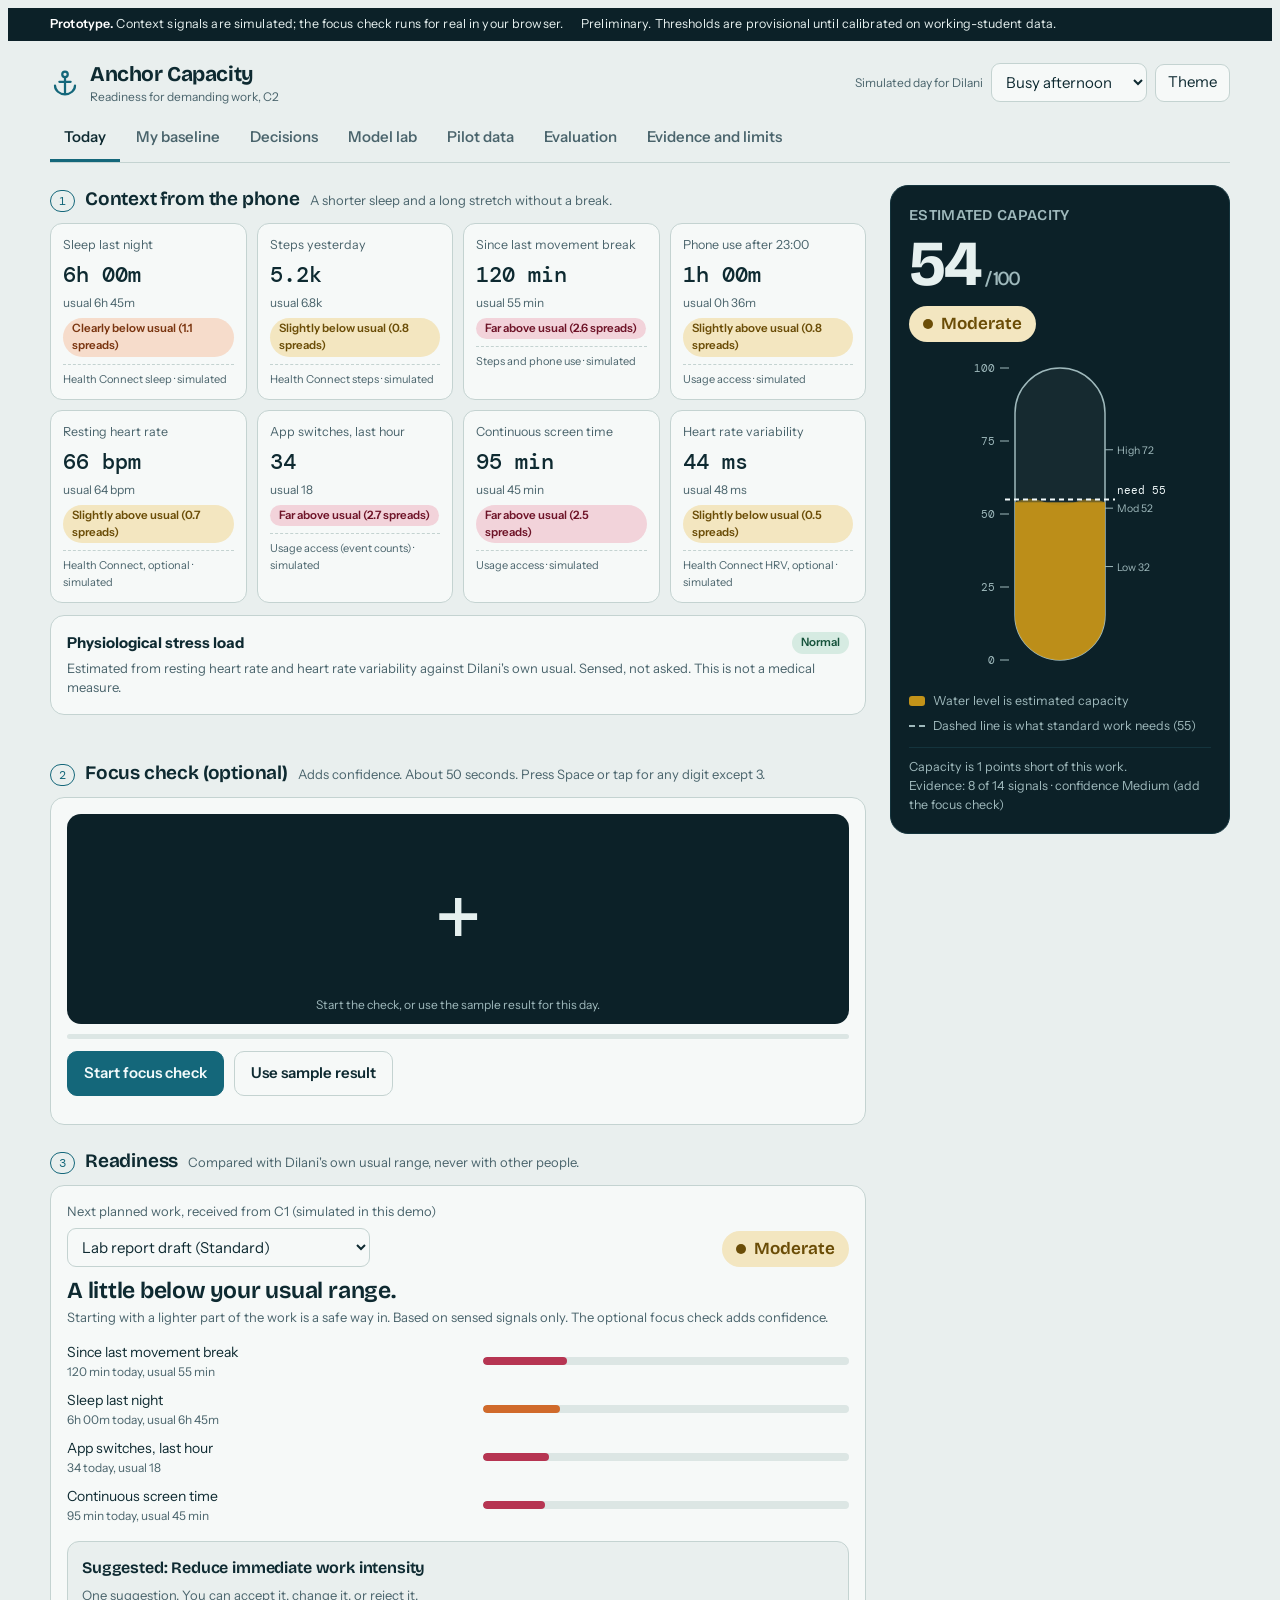
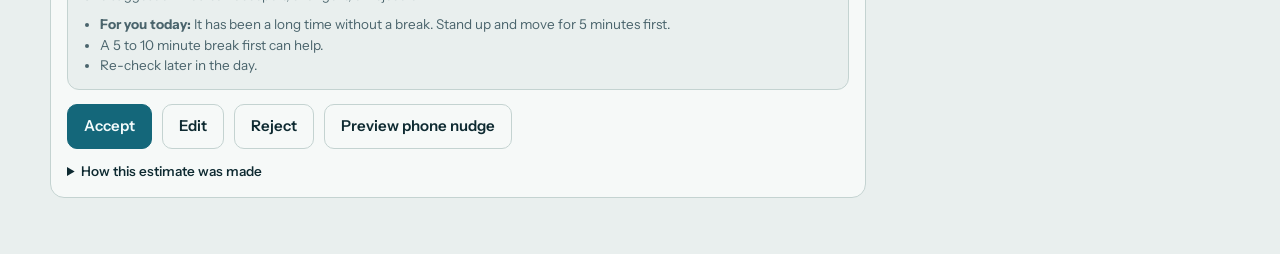
<file: components/c2_capacity/demo/index.html>
<!doctype html>
<html lang="en">
<head>
<meta charset="utf-8">
<meta name="viewport" content="width=device-width, initial-scale=1, viewport-fit=cover">
<title>Anchor Capacity</title>
</head>
<body>
<link rel="preconnect" href="https://fonts.googleapis.com">
<link rel="preconnect" href="https://fonts.gstatic.com" crossorigin>
<link rel="stylesheet" href="https://fonts.googleapis.com/css2?family=Bricolage+Grotesque:opsz,wght@12..96,400..800&family=Instrument+Sans:wght@400..700&family=DM+Mono:wght@400;500&display=swap">
<style>
/* Layout: slim header + tab rule, then a two-column "Today" workspace (steps left, tide gauge right).
   Palette: harbour. Petrol-teal accent on misty ground; band colours are semantic, not decorative. */
:root{
  --ground:#E9EFEE; --surface:#F6F9F8; --surface-2:#DCE6E4; --ink:#0E2A31; --ink-soft:#4A646C; --line:#C4D3D1;
  --tide:#14677A; --tide-strong:#0C4A59; --on-tide:#F2FAFB;
  --deep:#0C2128; --deep-2:#14343D; --deep-ink:#E6F0EF; --deep-soft:#9FB9BC;
  --high:#2F8F6B; --high-wash:#D6EBE2; --high-ink:#17533C;
  --mod:#C39319;  --mod-wash:#F3E6C0;  --mod-ink:#6B4D07;
  --low:#D06A2B;  --low-wash:#F6DCCB;  --low-ink:#7A3510;
  --risk:#B63552; --risk-wash:#F2D3DA; --risk-ink:#6E1428;
  --font-display:'Bricolage Grotesque','Trebuchet MS',system-ui,sans-serif;
  --font-body:'Instrument Sans',system-ui,-apple-system,'Segoe UI',sans-serif;
  --font-mono:'DM Mono',ui-monospace,'SFMono-Regular',Menlo,monospace;
}
@media (prefers-color-scheme:dark){:root:not([data-theme="light"]){
  --ground:#0A1A1F; --surface:#10262C; --surface-2:#173139; --ink:#E4EEEC; --ink-soft:#9DB6B8; --line:#234149;
  --tide:#4FB3C4; --tide-strong:#8DD3DF; --on-tide:#08242B;
  --deep:#06141A; --deep-2:#0F2830;
  --high:#4FBF93; --high-wash:#123A2E; --high-ink:#A5E6CB;
  --mod:#E0B23D;  --mod-wash:#3B3011;  --mod-ink:#F0D58A;
  --low:#E88C52;  --low-wash:#40240F;  --low-ink:#F5C3A0;
  --risk:#E5718A; --risk-wash:#451A26; --risk-ink:#F5B8C6; color-scheme:dark}}
:root[data-theme="dark"]{
  --ground:#0A1A1F; --surface:#10262C; --surface-2:#173139; --ink:#E4EEEC; --ink-soft:#9DB6B8; --line:#234149;
  --tide:#4FB3C4; --tide-strong:#8DD3DF; --on-tide:#08242B;
  --deep:#06141A; --deep-2:#0F2830;
  --high:#4FBF93; --high-wash:#123A2E; --high-ink:#A5E6CB;
  --mod:#E0B23D;  --mod-wash:#3B3011;  --mod-ink:#F0D58A;
  --low:#E88C52;  --low-wash:#40240F;  --low-ink:#F5C3A0;
  --risk:#E5718A; --risk-wash:#451A26; --risk-ink:#F5B8C6; color-scheme:dark}

*{box-sizing:border-box}
[hidden]{display:none!important}
body{background:var(--ground);color:var(--ink);font-family:var(--font-body);font-size:15px;line-height:1.5;padding-inline:16px;padding-block:0 48px}
h1,h2,h3{font-family:var(--font-display);font-weight:650;letter-spacing:-.01em;margin:0;text-wrap:balance}
p{margin:0}
button,select,textarea,input{font:inherit;color:inherit}
:focus-visible{outline:2px solid var(--tide);outline-offset:2px;border-radius:6px}
.shell{max-width:1180px;margin-inline:auto}
.mono{font-family:var(--font-mono);font-variant-numeric:tabular-nums}

/* demo strip */
.strip{margin-inline:-16px;padding:7px 16px;background:var(--deep);color:var(--deep-ink);font-size:12.5px;letter-spacing:.01em}
.strip .shell{display:flex;gap:6px 18px;flex-wrap:wrap}
.strip b{font-weight:600;color:#fff}

/* header */
.top{display:flex;align-items:center;gap:14px 20px;flex-wrap:wrap;padding-block:18px 10px}
.brand{display:flex;align-items:center;gap:10px;margin-right:auto}
.brand svg{width:30px;height:30px;stroke:var(--tide);fill:none;stroke-width:1.8;stroke-linecap:round;stroke-linejoin:round}
.brand strong{font-family:var(--font-display);font-size:21px;font-weight:700;letter-spacing:-.02em}
.brand span{display:block;font-size:12px;color:var(--ink-soft);margin-top:-2px}
.who{display:flex;align-items:center;gap:8px;flex-wrap:wrap}
.who label{font-size:12px;color:var(--ink-soft)}
select{background:var(--surface);border:1px solid var(--line);border-radius:9px;padding:8px 10px;min-height:38px;max-width:100%}
.iconbtn{background:var(--surface);border:1px solid var(--line);border-radius:9px;min-height:38px;padding:0 12px;cursor:pointer}
.iconbtn:hover{border-color:var(--tide)}
.tabs{display:flex;gap:2px;border-bottom:1px solid var(--line);overflow-x:auto;margin-bottom:22px}
.tab{background:none;border:0;border-bottom:3px solid transparent;padding:10px 14px;cursor:pointer;color:var(--ink-soft);font-weight:550;white-space:nowrap}
.tab[aria-selected="true"]{color:var(--ink);border-bottom-color:var(--tide)}
.tab:hover{color:var(--ink)}

/* workspace */
.work{display:grid;grid-template-columns:minmax(0,1fr) 340px;gap:24px;align-items:start}
.col{display:flex;flex-direction:column;gap:22px;min-width:0}
.sec-h{display:flex;align-items:baseline;gap:10px;margin-bottom:10px;flex-wrap:wrap}
.sec-h h2{font-size:19px}
.sec-h .n{font-family:var(--font-mono);font-size:12px;color:var(--tide);border:1px solid var(--tide);border-radius:99px;padding:1px 8px}
.sec-h p{font-size:13px;color:var(--ink-soft)}
.panel{background:var(--surface);border:1px solid var(--line);border-radius:14px;padding:16px}
.grid5{display:grid;grid-template-columns:repeat(auto-fill,minmax(172px,1fr));gap:10px}
.sig{border:1px solid var(--line);border-radius:12px;padding:12px;background:var(--surface);display:flex;flex-direction:column;gap:3px;min-width:0}
.sig .l{font-size:12.5px;color:var(--ink-soft)}
.sig .v{font-family:var(--font-mono);font-size:22px;font-weight:500}
.sig .u{font-size:12px;color:var(--ink-soft)}
.sig .s{font-size:11px;color:var(--ink-soft);margin-top:4px;padding-top:6px;border-top:1px dashed var(--line)}
.chip{display:inline-block;align-self:flex-start;font-size:11.5px;font-weight:600;border-radius:99px;padding:2px 9px;margin-top:3px}
.chip.ok{background:var(--high-wash);color:var(--high-ink)}
.chip.mild{background:var(--mod-wash);color:var(--mod-ink)}
.chip.high{background:var(--low-wash);color:var(--low-ink)}
.chip.severe{background:var(--risk-wash);color:var(--risk-ink)}
.chip.na{background:var(--surface-2);color:var(--ink-soft)}

.btn{border:1px solid var(--tide);background:var(--tide);color:var(--on-tide);border-radius:10px;padding:10px 16px;font-weight:600;cursor:pointer;min-height:42px}
.btn:hover{background:var(--tide-strong);border-color:var(--tide-strong)}
.btn.ghost{background:transparent;color:var(--ink);border-color:var(--line)}
.btn.ghost:hover{border-color:var(--tide);background:var(--surface-2)}
.btn[disabled]{opacity:.45;cursor:not-allowed}
.row{display:flex;gap:10px;flex-wrap:wrap;align-items:center}

/* focus task */
.pad{display:grid;place-items:center;min-height:210px;border-radius:14px;background:var(--deep);color:var(--deep-ink);user-select:none;touch-action:manipulation;cursor:pointer;position:relative;overflow:hidden}
.pad .glyph{font-family:var(--font-mono);font-size:84px;line-height:1}
.pad .hint{position:absolute;bottom:10px;left:0;right:0;text-align:center;font-size:12px;color:var(--deep-soft)}
.pad.run{outline:2px solid var(--tide)}
.bar{height:5px;background:var(--surface-2);border-radius:9px;overflow:hidden;margin-top:10px}
.bar i{display:block;height:100%;width:0;background:var(--tide);transition:width .2s}
.metrics{display:grid;grid-template-columns:repeat(auto-fill,minmax(150px,1fr));gap:10px;margin-top:12px}

/* decision */
.seg{display:inline-flex;border:1px solid var(--line);border-radius:11px;overflow:hidden;flex-wrap:wrap}
.seg button{background:var(--surface);border:0;border-right:1px solid var(--line);padding:9px 14px;cursor:pointer;min-height:40px}
.seg button:last-child{border-right:0}
.seg button[aria-pressed="true"]{background:var(--tide);color:var(--on-tide);font-weight:600}
.pill{display:inline-flex;align-items:center;gap:8px;border-radius:99px;padding:5px 14px;font-family:var(--font-display);font-weight:650;font-size:17px}
.pill i{width:10px;height:10px;border-radius:50%;background:currentColor}
.b-high{background:var(--high-wash);color:var(--high-ink)}
.b-moderate{background:var(--mod-wash);color:var(--mod-ink)}
.b-low{background:var(--low-wash);color:var(--low-ink)}
.b-risk{background:var(--risk-wash);color:var(--risk-ink)}
.headline{font-family:var(--font-display);font-size:23px;line-height:1.2;margin-block:10px 4px}
.drivers{display:flex;flex-direction:column;gap:9px;margin:14px 0 4px;padding:0;list-style:none}
.drv{display:grid;grid-template-columns:minmax(0,1.1fr) minmax(0,1fr);gap:4px 14px;align-items:center}
.drv .t{font-size:14px;min-width:0}
.drv .t small{display:block;color:var(--ink-soft);font-size:12px}
.meter{height:8px;border-radius:9px;background:var(--surface-2);overflow:hidden}
.meter i{display:block;height:100%;border-radius:9px;background:var(--low)}
.rec{margin-top:16px;border:1px solid var(--line);border-radius:12px;padding:14px;background:var(--ground)}
.rec h3{font-size:16px;margin-bottom:4px}
.rec .acts{margin:8px 0 0;padding-left:18px;color:var(--ink-soft);font-size:13.5px}
.edit{margin-top:12px;border-top:1px dashed var(--line);padding-top:12px;display:grid;gap:10px}
.edit label{font-size:12.5px;color:var(--ink-soft);display:block;margin-bottom:3px}
textarea{width:100%;background:var(--surface);border:1px solid var(--line);border-radius:9px;padding:8px 10px;min-height:60px;resize:vertical}
details{margin-top:12px;font-size:13.5px;color:var(--ink-soft)}
summary{cursor:pointer;color:var(--ink);font-weight:550}
details p{margin-top:6px}

/* tide gauge panel */
.gauge{background:var(--deep);color:var(--deep-ink);border-radius:18px;padding:18px;position:sticky;top:12px;border:1px solid var(--deep-2)}
.gauge h2{font-size:15px;font-weight:600;color:var(--deep-soft);letter-spacing:.02em}
.gauge .num{font-family:var(--font-display);font-size:64px;font-weight:700;line-height:1;margin-top:6px;letter-spacing:-.03em}
.gauge .num small{font-size:20px;color:var(--deep-soft);font-weight:500;margin-left:4px}
.gauge .pill{margin-top:10px}
.gsvg{display:block;margin:12px auto 4px;width:100%;max-width:230px;height:auto}
.gl{display:flex;flex-direction:column;gap:6px;font-size:12.5px;color:var(--deep-soft);margin-top:8px}
.gl div{display:flex;align-items:center;gap:8px}
.gl .sw{width:16px;height:0;border-top:2px solid var(--deep-soft)}
.gl .sw.dash{border-top-style:dashed}
.gl .sw.fill{height:10px;border-radius:3px;border:0;background:var(--c,var(--tide))}
.gauge .meta{margin-top:12px;border-top:1px solid var(--deep-2);padding-top:10px;font-size:12.5px;color:var(--deep-soft)}
.wave{animation:drift 6s linear infinite}
@keyframes drift{to{transform:translateX(-60px)}}
@media (prefers-reduced-motion:reduce){.wave{animation:none}.bar i{transition:none}}

/* other views */
.view{display:none}.view.on{display:block}
table{width:100%;border-collapse:collapse;font-size:14px}
th,td{text-align:left;padding:9px 10px;border-bottom:1px solid var(--line);vertical-align:top}
th{font-size:12px;font-weight:600;color:var(--ink-soft);letter-spacing:.03em;text-transform:uppercase}
.scroll{overflow-x:auto}
.two{display:grid;grid-template-columns:repeat(auto-fit,minmax(280px,1fr));gap:16px}
.note{font-size:13px;color:var(--ink-soft)}
.pillx{font-size:11.5px;font-weight:600;border-radius:99px;padding:2px 9px;background:var(--surface-2);color:var(--ink-soft)}
.pillx.real{background:var(--high-wash);color:var(--high-ink)}
.spark{width:100%;height:46px;display:block}
.toast{position:fixed;left:50%;bottom:calc(20px + env(safe-area-inset-bottom,0px));transform:translateX(-50%);background:var(--deep);color:var(--deep-ink);padding:10px 16px;border-radius:10px;font-size:14px;z-index:9;max-width:calc(100% - 32px)}

/* phone nudge: a calm full-screen pause, deliberately the same look in both themes */
.nudge{--n1:#0A1A1F;--n2:#0F3A47;--n-ink:#F2FAFB;--n-soft:#A9C7CC;--n-ring:#4FB3C4;position:fixed;inset:0;z-index:30;display:grid;place-items:center;padding:20px 16px calc(20px + env(safe-area-inset-bottom,0px));color:var(--n-ink);background:radial-gradient(120% 90% at 50% 18%,var(--n2),var(--n1) 70%);overflow-y:auto}
.nudge[hidden]{display:none}
.nd-in{width:100%;max-width:420px;min-height:min(720px,100%);display:flex;flex-direction:column;align-items:center;text-align:center;gap:18px}
.nd-top{width:100%;display:flex;justify-content:space-between;align-items:center;font-size:13px;color:var(--n-soft)}
.nd-x{background:none;border:1px solid rgba(169,199,204,.4);color:var(--n-soft);border-radius:99px;padding:5px 12px;cursor:pointer;font-size:12.5px}
.nd-x:hover{color:var(--n-ink);border-color:var(--n-ink)}
.nd-orb{position:relative;width:200px;height:200px;margin-top:auto;display:grid;place-items:center}
.nd-orb i{position:absolute;inset:0;border-radius:50%;border:1.5px solid var(--n-ring);opacity:0;animation:ndring 6s ease-out infinite}
.nd-orb i:nth-child(2){animation-delay:2s}.nd-orb i:nth-child(3){animation-delay:4s}
.nd-orb b{position:relative;width:132px;height:132px;border-radius:50%;display:grid;place-items:center;align-content:center;background:radial-gradient(circle at 35% 30%,#7FD6E3,#14677A 70%);box-shadow:0 0 60px rgba(79,179,196,.35);font-family:var(--font-display);font-size:42px;font-weight:700;line-height:1;animation:ndbreathe 8s ease-in-out infinite}
.nd-orb b small{display:block;font-family:var(--font-body);font-size:12px;font-weight:500;color:#D4F0F4;margin-top:4px}
@keyframes ndring{0%{transform:scale(.66);opacity:.55}100%{transform:scale(1.18);opacity:0}}
@keyframes ndbreathe{0%,100%{transform:scale(.94)}50%{transform:scale(1.06)}}
.nudge h2{font-size:30px;line-height:1.15;margin-top:6px}
.nudge .nd-sub{font-size:16px;color:var(--n-soft);max-width:34ch}
.nd-time{font-size:38px;font-weight:500}
.nd-acts{width:100%;display:flex;flex-direction:column;gap:10px;margin-top:auto;padding-top:12px}
.nd-btn{border:0;border-radius:14px;padding:15px 18px;font-weight:650;font-size:16px;cursor:pointer;min-height:50px}
.nd-btn.p{background:#4FB3C4;color:#06222A}.nd-btn.p:hover{background:#7FD6E3}
.nd-btn.s{background:rgba(255,255,255,.1);color:var(--n-ink)}.nd-btn.s:hover{background:rgba(255,255,255,.18)}
.nd-link{background:none;border:0;color:var(--n-soft);cursor:pointer;padding:8px;font-size:14px;text-decoration:underline;text-underline-offset:3px}
.nd-link:hover{color:var(--n-ink)}
.nd-note{font-size:12px;color:var(--n-soft)}
body.nd-open{overflow:hidden}
@media (prefers-reduced-motion:reduce){.nd-orb i,.nd-orb b{animation:none}.nd-orb i{opacity:.25}}
body.pilot #sampleTask{display:none}
input[type="text"],input[type="number"]{background:var(--surface);border:1px solid var(--line);border-radius:9px;padding:8px 10px;min-height:38px;width:100%;max-width:220px}
.field{display:flex;flex-direction:column;gap:4px;margin-top:12px}
.field label,.chk{font-size:13px;color:var(--ink-soft)}
.chk{display:flex;gap:8px;align-items:flex-start;color:var(--ink);margin-top:12px}
.opt{display:flex;gap:10px;align-items:flex-start;border:1px solid var(--line);border-radius:10px;padding:9px 12px;margin-top:8px;cursor:pointer;font-size:14px}
.opt input{margin-top:3px;accent-color:var(--tide)}
.opt:has(input:checked){border-color:var(--tide);background:var(--surface-2)}
@media (max-width:900px){.work{grid-template-columns:minmax(0,1fr)}.gauge{position:static;order:-1}}
@media (max-width:520px){.drv{grid-template-columns:minmax(0,1fr)}.gauge .num{font-size:52px}}
</style>

<div class="strip"><div class="shell"><span><b>Prototype.</b> Context signals are simulated; the focus check runs for real in your browser.</span><span>Preliminary. Thresholds are provisional until calibrated on working-student data.</span></div></div>

<div class="shell">
  <header class="top">
    <div class="brand">
      <svg viewBox="0 0 24 24" aria-hidden="true"><circle cx="12" cy="5" r="2.2"/><path d="M12 7.2V21M7.5 11h9M4 14c0 4 3.6 7 8 7s8-3 8-7"/></svg>
      <div><strong>Anchor Capacity</strong><span>Readiness for demanding work, C2</span></div>
    </div>
    <div class="who">
      <label for="persona">Simulated day for Dilani</label>
      <select id="persona"></select>
      <button class="iconbtn" id="themeBtn" type="button" aria-label="Switch colour theme">Theme</button>
    </div>
  </header>

  <nav class="tabs" role="tablist" aria-label="Sections">
    <button class="tab" role="tab" data-view="today" aria-selected="true">Today</button>
    <button class="tab" role="tab" data-view="baseline" aria-selected="false">My baseline</button>
    <button class="tab" role="tab" data-view="history" aria-selected="false">Decisions</button>
    <button class="tab" role="tab" data-view="lab" aria-selected="false">Model lab</button>
    <button class="tab" role="tab" data-view="pilot" aria-selected="false">Pilot data</button>
    <button class="tab" role="tab" data-view="eval" aria-selected="false">Evaluation</button>
    <button class="tab" role="tab" data-view="about" aria-selected="false">Evidence and limits</button>
  </nav>

  <!-- TODAY -->
  <main class="view on" id="v-today">
    <div class="work">
      <div class="col">
        <section>
          <div class="sec-h"><span class="n">1</span><h2>Context from the phone</h2><p id="personaBlurb"></p></div>
          <div class="grid5" id="ctxGrid"></div>
          <div class="panel" style="margin-top:12px" id="stressBox"></div>
        </section>

        <div id="taskHome"></div>
        <section id="taskSec">
          <div class="sec-h"><span class="n">2</span><h2>Focus check (optional)</h2><p>Adds confidence. About 50 seconds. Press Space or tap for any digit except 3.</p></div>
          <div class="panel">
            <div class="pad" id="pad" role="button" tabindex="0" aria-label="Focus check response area">
              <div class="glyph" id="glyph">+</div>
              <div class="hint" id="padHint">Start the check, or use the sample result for this day.</div>
            </div>
            <div class="bar" aria-hidden="true"><i id="prog"></i></div>
            <div class="row" style="margin-top:12px">
              <button class="btn" id="startTask" type="button">Start focus check</button>
              <button class="btn ghost" id="sampleTask" type="button">Use sample result</button>
              <span class="note" id="taskState"></span>
            </div>
            <div class="metrics" id="metrics"></div>
          </div>
        </section>

        <section aria-live="polite">
          <div class="sec-h"><span class="n">3</span><h2>Readiness</h2><p>Compared with Dilani's own usual range, never with other people.</p></div>
          <div class="panel">
            <div class="row" style="justify-content:space-between;align-items:flex-end">
              <div>
                <div class="note" style="margin-bottom:6px">Next planned work, received from C1 (simulated in this demo)</div>
                <select id="c1task" aria-label="Planned work from C1">
                  <option value="light">Reply to emails (Light)</option>
                  <option value="standard" selected>Lab report draft (Standard)</option>
                  <option value="demanding">Revise for exam, 2 hours (Demanding)</option>
                </select>
              </div>
              <span class="pill" id="bandPill"></span>
            </div>
            <h3 class="headline" id="headline"></h3>
            <p class="note" id="subline"></p>
            <ul class="drivers" id="drivers"></ul>
            <div class="rec" id="rec"></div>
            <div class="row" style="margin-top:14px">
              <button class="btn" id="accept" type="button">Accept</button>
              <button class="btn ghost" id="editBtn" type="button">Edit</button>
              <button class="btn ghost" id="rejectBtn" type="button">Reject</button>
              <button class="btn ghost" id="nudgeBtn" type="button">Preview phone nudge</button>
              <span class="note" id="decideHint"></span>
            </div>
            <div class="edit" id="editPane" hidden>
              <div><label for="editAct">I will do this instead</label><select id="editAct"></select></div>
              <div><label for="editNote">Note (optional)</label><textarea id="editNote" placeholder="For example: exam in two hours, I will start anyway."></textarea></div>
              <div class="row"><button class="btn" id="saveEdit" type="button">Save my choice</button><button class="btn ghost" id="cancelEdit" type="button">Cancel</button></div>
            </div>
            <div class="edit" id="rejectPane" hidden>
              <div><label for="rejReason">Why does this not fit?</label>
                <select id="rejReason">
                  <option>I feel better than this suggests</option><option>I feel worse than this suggests</option>
                  <option>The task cannot wait</option><option>The signals look wrong today</option><option>Other</option></select></div>
              <div class="row"><button class="btn" id="saveReject" type="button">Save and continue</button><button class="btn ghost" id="cancelReject" type="button">Cancel</button></div>
            </div>
            <details>
              <summary>How this estimate was made</summary>
              <p>Each signal is compared with Dilani's own mean and spread over the last 14 days. Only deviations in the unhelpful direction count, capped at 3 spreads. The weighted total gives a strain share, and capacity is 100 minus that share. Bands: High 72 and above, Moderate 52 to 71, Low 32 to 51, At Risk below 32. At Risk is also shown when capacity is at least 22 points below what the chosen work needs (Light 35, Standard 55, Demanding 70). All cut-offs are provisional.</p>
            </details>
          </div>
        </section>
      </div>

      <aside class="gauge" aria-label="Estimated capacity">
        <h2>ESTIMATED CAPACITY</h2>
        <div class="num"><span id="gNum">0</span><small>/ 100</small></div>
        <span class="pill" id="gPill"></span>
        <svg class="gsvg" id="gsvg" viewBox="0 0 230 330" role="img" aria-label="Tide gauge showing estimated capacity against what the task needs"></svg>
        <div class="gl">
          <div><span class="sw fill" id="swWater"></span>Water level is estimated capacity</div>
          <div><span class="sw dash"></span><span id="reqLbl">Dashed line is what this work needs</span></div>
        </div>
        <div class="meta" id="gMeta"></div>
      </aside>
    </div>
  </main>

  <!-- BASELINE -->
  <section class="view" id="v-baseline">
    <div class="sec-h"><h2>My baseline</h2><p>Built from Dilani's own repeated observations. No population norm is used.</p></div>
    <div class="panel" style="margin-bottom:16px">
      <div class="row" style="justify-content:space-between"><div><strong>14 days of data</strong><div class="note">Baseline is ready after 7 days. Spread is one standard deviation.</div></div><span class="pillx real">Baseline ready</span></div>
    </div>
    <div class="two" id="sparks"></div>
    <div class="panel scroll" style="margin-top:16px"><table id="baseTable"></table></div>
  </section>

  <!-- HISTORY -->
  <section class="view" id="v-history">
    <div class="sec-h"><h2>Decisions</h2><p>The person decides. These entries record what was suggested and what was done.</p></div>
    <div class="two" id="histSummary" style="margin-bottom:16px"></div>
    <div class="panel scroll"><table id="histTable"></table></div>
  </section>

  <!-- MODEL LAB -->
  <section class="view" id="v-lab">
    <div class="sec-h"><h2>Model lab</h2><p>Trained heart-signal models running live in this page, shown on people they never saw.</p></div>
    <div class="row" style="margin-bottom:14px"><span class="note">Which estimate?</span>
      <div class="seg" id="labModel" role="group" aria-label="Choose a model">
        <button type="button" data-m="load" aria-pressed="true">Mental effort (CATSA)</button>
        <button type="button" data-m="stress" aria-pressed="false">Stress (WESAD)</button>
      </div></div>
    <div class="panel" style="margin-bottom:16px"><p class="note" id="labIntro"></p></div>
    <div class="two">
      <div class="panel">
        <h3 style="font-size:16px">1. Pick a real moment</h3>
        <div class="row" style="margin:10px 0 12px">
          <label class="note" for="labP">Person</label><select id="labP"></select>
          <label class="note" for="labC">Activity</label><select id="labC"></select>
          <label class="note" for="labW">Moment</label><select id="labW"></select>
        </div>
        <div class="scroll"><table id="labTable"></table></div>
        <p class="note" style="margin-top:8px">"vs own usual" shows each signal compared with that person's own middle value.</p>
      </div>
      <div class="panel" aria-live="polite">
        <h3 style="font-size:16px">2. What the model says</h3>
        <div class="mono" id="labPct" style="font-size:44px;margin-top:8px"></div>
        <p class="note" id="labSays"></p>
        <div class="meter" style="height:12px;margin:10px 0"><i id="labMeter" style="width:0;background:var(--tide)"></i></div>
        <div class="row" style="gap:8px"><span class="note">Truth:</span><strong id="labTruth"></strong><span class="chip" id="labVerdict" style="margin:0"></span></div>
        <p class="note" id="labTally" style="margin-top:10px"></p>
      </div>
    </div>
    <div class="panel" style="margin-top:16px">
      <h3 style="font-size:16px">3. Try your own numbers</h3>
      <p class="note" id="labSlideNote" style="margin:4px 0 10px"></p>
      <div id="labSliders"></div>
      <div class="row" style="margin-top:8px"><button class="btn ghost" id="labReset" type="button">Reset to the moment above</button></div>
    </div>
    <div class="panel" style="margin-top:16px">
      <h3 style="font-size:16px">4. A brand-new user</h3>
      <p class="note" id="labColdIntro" style="margin:4px 0 12px"></p>
      <div id="labColdSlider">
        <div style="display:grid;grid-template-columns:minmax(0,1fr) minmax(0,2fr) 90px;gap:10px;align-items:center">
          <label for="labK" style="font-size:13.5px">History the model has</label>
          <input type="range" id="labK" min="0" max="25" step="1" value="25" style="accent-color:var(--tide);width:100%">
          <span class="mono" id="labKv" style="text-align:right"></span>
        </div>
        <p class="note" id="labKtxt" style="margin-top:10px"></p>
        <div class="two" style="margin-top:12px">
          <div class="sig"><span class="l" id="labKpl"></span><span class="v" id="labKpv"></span><span class="u" id="labKpu"></span></div>
          <div class="sig"><span class="l">All unseen people together</span><span class="v" id="labKav"></span><span class="u" id="labKau"></span></div>
        </div>
      </div>
      <h4 style="font-size:14px;margin:16px 0 6px">Accuracy for a new user</h4>
      <div class="scroll"><table id="labColdTable"></table></div>
      <p class="note" style="margin-top:8px" id="labColdCap"></p>
    </div>
    <p class="note" style="margin-top:12px" id="labLimits"></p>
  </section>

  <!-- PILOT -->
  <section class="view" id="v-pilot">
    <div class="sec-h"><h2>Pilot data</h2><p>Short student research pilot used to train a first model. About 2 minutes per session. Please do 3 sessions at different times of day.</p></div>
    <div class="two">
      <div class="panel">
        <h3 style="font-size:16px">1. Consent and code</h3>
        <p class="note" style="margin-top:6px">Anonymous. Only a code you choose (for example P01), your answers and your focus-check numbers are saved, on this device. No name, email or phone data. You decide whether to send the file and you can stop at any time. This is a student research pilot, not a medical test.</p>
        <label class="chk"><input type="checkbox" id="plConsent"> I agree to take part in this pilot.</label>
        <div class="field"><label for="plCode">Participant code (2 to 8 letters or digits)</label><input type="text" id="plCode" maxlength="8" autocomplete="off" placeholder="P01"></div>
      </div>
      <div class="panel">
        <h3 style="font-size:16px">2. About now</h3>
        <div class="field"><label for="plSleep">Hours slept last night</label><input type="number" id="plSleep" min="0" max="16" step="0.5" placeholder="7"></div>
        <div class="field"><label for="plBreak">Minutes since your last proper break</label><input type="number" id="plBreak" min="0" max="600" step="5" placeholder="45"></div>
      </div>
    </div>
    <div style="margin-top:16px" id="pilotTaskSlot"></div>
    <div class="panel" style="margin-top:16px">
      <h3 style="font-size:16px">4. Your own rating</h3>
      <p class="note" style="margin:6px 0 4px">Answer after the focus check. How ready do you feel to start demanding study or work right now?</p>
      <label class="opt"><input type="radio" name="plLabel" value="High"><span><b>High.</b> Ready, I could start demanding work now.</span></label>
      <label class="opt"><input type="radio" name="plLabel" value="Moderate"><span><b>Moderate.</b> Manageable, maybe start with something lighter.</span></label>
      <label class="opt"><input type="radio" name="plLabel" value="Low"><span><b>Low.</b> I would struggle, a break would help first.</span></label>
      <label class="opt"><input type="radio" name="plLabel" value="At Risk"><span><b>At Risk.</b> I should not start demanding work now.</span></label>
      <div class="row" style="margin-top:14px"><button class="btn" id="plSave" type="button">Save this session</button><span class="note" id="plHint"></span></div>
    </div>
    <div class="panel" style="margin-top:16px">
      <h3 style="font-size:16px">5. Send your data</h3>
      <p class="note" style="margin:6px 0 10px">When your 3 sessions are saved, copy the table and send it to Hirunya (a chat message is fine). Your data stays on this device until you send it.</p>
      <div class="row"><button class="btn" id="plCopy" type="button">Copy data</button><button class="btn ghost" id="plDownload" type="button">Download CSV</button><button class="btn ghost" id="plClear" type="button">Delete saved rows</button><span class="note" id="plCount"></span></div>
      <textarea id="plOut" readonly hidden style="margin-top:10px;min-height:120px;font-family:var(--font-mono);font-size:12px"></textarea>
    </div>
    <div class="panel scroll" style="margin-top:16px"><table id="plTable"></table></div>
    <p class="note" style="margin-top:12px">Limits: the rating is your own perception, sleep is typed in, and the group is small. Results will be reported as a pilot, not as a validated model.</p>
  </section>

  <!-- EVALUATION -->
  <section class="view" id="v-eval">
    <div class="sec-h"><h2>Evaluation</h2><p>Questionnaires for the user study. Answers are stored only in this browser during the demo.</p></div>
    <div class="panel" style="margin-bottom:16px"><p class="note">Planned study: working university students use Anchor Capacity and a standard productivity routine in a counterbalanced order, then complete SUS (usability) and NASA-TLX (perceived workload) for each condition. Recommendation responses (accept, edit, reject) are taken from the Decisions record.</p>
      <div class="row" style="margin-top:10px"><span class="note">Condition being rated</span>
        <select id="evCond"><option>Anchor Capacity</option><option>Standard productivity approach</option></select></div></div>
    <div class="two">
      <div class="panel"><h3 style="font-size:16px;margin-bottom:4px">System Usability Scale</h3><p class="note" style="margin-bottom:10px">1 = strongly disagree, 5 = strongly agree.</p><div id="susBox"></div></div>
      <div class="panel"><h3 style="font-size:16px;margin-bottom:4px">NASA-TLX (raw)</h3><p class="note" style="margin-bottom:10px">0 = very low, 100 = very high. For performance, 0 = perfect and 100 = failure.</p><div id="tlxBox"></div></div>
    </div>
    <div class="row" style="margin-top:14px"><button class="btn" id="evSave" type="button">Save this response</button><span class="note" id="evHint"></span></div>
    <div class="panel scroll" style="margin-top:16px"><table id="evTable"></table></div>
  </section>

  <!-- ABOUT -->
  <section class="view" id="v-about">
    <div class="sec-h"><h2>Evidence and limits</h2><p>What this prototype does, what it does not, and what the data so far shows.</p></div>
    <div class="two">
      <div class="panel"><h3 style="font-size:16px;margin-bottom:8px">What C2 does</h3>
        <p class="note">Estimates current readiness for mentally demanding work from objective signals, compared with the person's own baseline, and suggests a protective action. The person accepts, edits or rejects it.</p>
        <h3 style="font-size:16px;margin:14px 0 8px">What C2 does not do</h3>
        <p class="note">It does not diagnose, measure biological capacity, set deadlines or rearrange schedules (that belongs to C1). Energy, focus, stress and fatigue are latent states estimated from signals, never read directly from a phone.</p></div>
      <div class="panel"><h3 style="font-size:16px;margin-bottom:8px">Evidence so far (public data, preliminary)</h3>
        <p class="note"><b>StudentLife</b> (47 students): phone-only features gave a weak, unstable stress signal (AUC 0.55 to 0.63 with people held out).</p>
        <p class="note" style="margin-top:8px"><b>SWELL-KW</b> (25 people): the strong score (AUC 0.86) came from study design, because the neutral condition is always the first block. Block order alone scored 1.00, and the order-balanced comparison was near chance.</p>
        <p class="note" style="margin-top:8px"><b>Conclusion.</b> Public data cannot validate capacity labels. High, Moderate, Low and At Risk will be calibrated and validated on working-student data (self-report, behaviour, task outcome, repeated weeks).</p></div>
    </div>
    <div class="panel scroll" style="margin-top:16px">
      <table>
        <tr><th>Signal</th><th>Planned source</th><th>In this demo</th></tr>
        <tr><td>Sleep duration</td><td>Health Connect sleep sessions (user grants access)</td><td><span class="pillx">Simulated</span></td></tr>
        <tr><td>Steps, time since movement</td><td>Health Connect steps, derived break proxy</td><td><span class="pillx">Simulated</span></td></tr>
        <tr><td>Resting heart rate (optional)</td><td>Health Connect heart rate, sensitive permission</td><td><span class="pillx">Simulated</span></td></tr>
        <tr><td>Phone use at night</td><td>UsageStatsManager (special usage access)</td><td><span class="pillx">Simulated</span></td></tr>
        <tr><td>Reaction time, variability, misses, premature responses, accuracy, drift</td><td>Short focus check in the app</td><td><span class="pillx real">Real, runs here</span></td></tr>
        <tr><td>App switches per hour (interruption proxy)</td><td>UsageStatsManager event counts (no content read)</td><td><span class="pillx">Simulated</span></td></tr>
        <tr><td>Heart rate variability (stress load, optional)</td><td>Health Connect heart rate variability</td><td><span class="pillx">Simulated</span></td></tr>
        <tr><td>Planned workload demand</td><td>Received from C1 (task and difficulty)</td><td><span class="pillx">Simulated</span></td></tr>
      </table>
    </div>
    <p class="note" style="margin-top:12px">Google Fit APIs are being retired, so Android sensing is planned through Health Connect. Decisions are stored only in this browser during the demo.</p>
  </section>
</div>
<div class="nudge" id="nudge" hidden role="dialog" aria-modal="true" aria-labelledby="ndTitle">
  <div class="nd-in">
    <div class="nd-top"><span class="mono" id="ndCap"></span><button class="nd-x" id="ndClose" type="button">Close preview</button></div>
    <div class="nd-orb" aria-hidden="true"><i></i><i></i><i></i><b><span id="ndOrbNum">0</span><small id="ndOrbLbl">capacity</small></b></div>
    <h2 id="ndTitle"></h2>
    <p class="nd-sub" id="ndSub"></p>
    <div class="nd-time mono" id="ndTime" hidden></div>
    <div class="nd-acts" id="ndActs"></div>
    <p class="nd-note">This is a suggestion. You decide.</p>
  </div>
</div>
<div class="toast" id="toast" hidden></div>

<script>
(function(){
'use strict';
var $=function(id){return document.getElementById(id)};
function clamp(x,a,b){return Math.max(a,Math.min(b,x))}
function hm(h){var m=Math.round(h*60);return Math.floor(m/60)+'h '+('0'+(m%60)).slice(-2)+'m'}

/* ---------- model definition ---------- */
var SIG=[
 {id:'sleep',name:'Sleep last night',w:18,dir:-1,kind:'ctx',src:'Health Connect sleep',fmt:hm},
 {id:'steps',name:'Steps yesterday',w:5,dir:-1,kind:'ctx',src:'Health Connect steps',fmt:function(v){return v.toFixed(1)+'k'}},
 {id:'sed',name:'Since last movement break',w:8,dir:1,kind:'ctx',src:'Steps and phone use',fmt:function(v){return Math.round(v)+' min'}},
 {id:'night',name:'Phone use after 23:00',w:8,dir:1,kind:'ctx',src:'Usage access',fmt:hm},
 {id:'rhr',name:'Resting heart rate',w:7,dir:1,kind:'ctx',src:'Health Connect, optional',fmt:function(v){return Math.round(v)+' bpm'}},
 {id:'intr',name:'App switches, last hour',w:6,dir:1,kind:'ctx',src:'Usage access (event counts)',fmt:function(v){return Math.round(v)+''}},
 {id:'screen',name:'Continuous screen time',w:6,dir:1,kind:'ctx',src:'Usage access',fmt:function(v){return Math.round(v)+' min'}},
 {id:'hrv',name:'Heart rate variability',w:8,dir:-1,kind:'ctx',src:'Health Connect HRV, optional',fmt:function(v){return Math.round(v)+' ms'}},
 {id:'rt',name:'Reaction time',w:15,dir:1,kind:'task',fmt:function(v){return Math.round(v)+' ms'}},
 {id:'rtsd',name:'Reaction-time variability',w:12,dir:1,kind:'task',fmt:function(v){return Math.round(v)+' ms'}},
 {id:'miss',name:'Missed responses',w:8,dir:1,kind:'task',fmt:function(v){return v.toFixed(1)+'%'}},
 {id:'prem',name:'Premature responses',w:6,dir:1,kind:'task',fmt:function(v){return v.toFixed(1)+'%'}},
 {id:'acc',name:'Accuracy',w:10,dir:-1,kind:'task',fmt:function(v){return v.toFixed(0)+'%'}},
 {id:'drift',name:'Attention drift',w:8,dir:1,kind:'task',fmt:function(v){return (v>=0?'+':'')+Math.round(v)+' ms'}}
];
var BASE={sleep:[6.75,0.7],steps:[6.8,2.0],sed:[55,25],night:[0.6,0.5],rhr:[64,3],intr:[18,6],hrv:[48,8],screen:[45,20],rt:[440,45],rtsd:[65,15],miss:[3,2],prem:[2,1.5],acc:[91,4],drift:[15,20]};
var STATES=[
 {id:'steady',name:'Steady morning',blurb:'Slept well, moved yesterday, little late-night phone use.',ctx:{sleep:7.2,steps:7.4,sed:30,night:0.4,rhr:63,intr:14,hrv:50,screen:30},task:{rt:432,rtsd:60,miss:2,prem:1.5,acc:93,drift:8}},
 {id:'busy',name:'Busy afternoon',blurb:'A shorter sleep and a long stretch without a break.',ctx:{sleep:6.0,steps:5.2,sed:120,night:1.0,rhr:66,intr:34,hrv:44,screen:95},task:{rt:480,rtsd:80,miss:4.5,prem:3,acc:88,drift:30}},
 {id:'shift',name:'After a long shift',blurb:'Very active day at work, late phone use, slower responses.',ctx:{sleep:6.0,steps:11.5,sed:45,night:1.2,rhr:69,intr:22,hrv:36,screen:60},task:{rt:545,rtsd:110,miss:7,prem:4,acc:80,drift:62}},
 {id:'short',name:'Short night',blurb:'Under five hours of sleep and a late night on the phone.',ctx:{sleep:4.83,steps:3.1,sed:100,night:2.1,rhr:69,intr:30,hrv:30,screen:110},task:{rt:570,rtsd:130,miss:9,prem:5,acc:78,drift:70}}
];
var REQ={light:35,standard:55,demanding:70};
var BANDS=[{k:'high',n:'High',min:72},{k:'moderate',n:'Moderate',min:52},{k:'low',n:'Low',min:32},{k:'risk',n:'At Risk',min:-1}];
var ACTS=['Continue normally','Take a short recovery break','Reduce immediate work intensity','Avoid starting a highly demanding task now','Recover and reassess later'];
var COPY={
 high:{h:'You are within your usual range for demanding work.',s:'Signals are close to your own normal.',act:ACTS[0],more:['Check again after a long stretch of work.']},
 moderate:{h:'A little below your usual range.',s:'Starting with a lighter part of the work is a safe way in.',act:ACTS[2],more:['A 5 to 10 minute break first can help.','Re-check later in the day.']},
 low:{h:'Well below your usual range.',s:'A recovery break will likely help before focused work.',act:ACTS[1],more:['10 to 15 minutes away from screens.','Check again afterwards.']},
 risk:{h:'Strong mismatch between your readiness and this work.',s:'This is not a medical judgement. It compares today with your own normal.',act:ACTS[3],more:['Recover first, then reassess in about an hour.','You decide. Edit or reject if this does not fit.']}
};

/* ---------- state ---------- */
var S={persona:1,diff:'standard',self:{},task:null,taskReal:false,running:false,decided:false,view:'today'};
var hist=[];

/* ---------- engine ---------- */
function values(){
  var st=STATES[S.persona],v={};
  for(var k in st.ctx)v[k]=st.ctx[k];
  if(S.task){for(var t in S.task)v[t]=S.task[t]}
  for(var q in S.self)v[q]=S.self[q];
  return v;
}
function estimate(){
  var v=values(),rows=[],wAll=0,wPres=0,wCore=0,strain=0;
  SIG.forEach(function(s){
    if(s.kind!=='self')wAll+=s.w;
    if(typeof v[s.id]!=='number')return;
    var z=(v[s.id]-BASE[s.id][0])/BASE[s.id][1];
    var harm=s.dir*z, sc=clamp(harm,0,3)/3;
    wPres+=s.w; if(s.kind!=='self')wCore+=s.w; strain+=s.w*sc;
    rows.push({s:s,v:v[s.id],z:z,harm:harm,sc:sc,part:s.w*sc});
  });
  var idx=wPres?strain/wPres:0;
  var cap=Math.round(100*(1-idx));
  var band='risk';
  for(var i=0;i<BANDS.length;i++){if(cap>=BANDS[i].min){band=BANDS[i].k;break}}
  var req=REQ[S.diff],gap=cap-req,mismatch=gap<=-22;
  var final=mismatch?'risk':band;
  var cov=wCore/wAll,conf=cov<0.45?'Low':(cov<0.95?'Medium':'High');
  return {rows:rows,cap:cap,band:band,final:final,req:req,gap:gap,mismatch:mismatch,conf:conf,cov:cov,wAll:wAll,strain:strain,wPres:wPres};
}
function sev(row){return row.harm>=2?'severe':row.harm>=1?'high':row.harm>=0.5?'mild':'ok'}
function sevText(row){
  var h=row.harm,dirWord=row.s.dir===1?'above':'below';
  if(h<0.5)return 'Within usual range';
  var mag=Math.abs(row.z).toFixed(1);
  return (h>=2?'Far ':h>=1?'Clearly ':'Slightly ')+dirWord.toLowerCase()+' usual ('+mag+' spreads)';
}

/* ---------- render ---------- */
var BAND_NAME={high:'High',moderate:'Moderate',low:'Low',risk:'At Risk'};
function bandVar(k){return k==='high'?'var(--high)':k==='moderate'?'var(--mod)':k==='low'?'var(--low)':'var(--risk)'}
function pill(el,k){el.className='pill b-'+k;el.innerHTML='<i></i>'+BAND_NAME[k]}

function renderCtx(){
  var st=STATES[S.persona],v=values();
  $('personaBlurb').textContent=st.blurb;
  var h='';
  SIG.filter(function(s){return s.kind==='ctx'}).forEach(function(s){
    var val=v[s.id],base=BASE[s.id][0];
    var z=(val-base)/BASE[s.id][1],harm=s.dir*z;
    var row={harm:harm,z:z,s:s};
    h+='<div class="sig"><span class="l">'+s.name+'</span><span class="v">'+s.fmt(val)+'</span><span class="u">usual '+s.fmt(base)+'</span>'+
       '<span class="chip '+sev(row)+'">'+sevText(row)+'</span><span class="s">'+s.src+' · simulated</span></div>';
  });
  $('ctxGrid').innerHTML=h;
  /* physiological stress load from heart rate and HRV (sensed, not asked) */
  var hs=['rhr','hrv'].map(function(id){var s=SIG.filter(function(x){return x.id===id})[0];return s.dir*(v[id]-BASE[id][0])/BASE[id][1]});
  var sl=(hs[0]+hs[1])/2,lvl=sl>=1.5?'High':sl>=0.7?'Elevated':'Normal',cls=sl>=1.5?'severe':sl>=0.7?'high':'ok';
  $('stressBox').innerHTML='<div class="row" style="justify-content:space-between"><strong>Physiological stress load</strong><span class="chip '+cls+'" style="margin:0">'+lvl+'</span></div>'+
    '<p class="note" style="margin-top:4px">Estimated from resting heart rate and heart rate variability against Dilani\'s own usual. Sensed, not asked. This is not a medical measure.</p>';
}
var TIPS={
 sleep:'Short sleep is the main driver. Keep demanding work for when you feel sharpest and protect tonight\'s sleep.',
 steps:'You moved little yesterday. A short walk before starting can lift alertness.',
 sed:'It has been a long time without a break. Stand up and move for 5 minutes first.',
 night:'Late phone use cut into your rest. Keep the phone away after 23:00 tonight.',
 rhr:'Your heart signals point to a high stress load. Try 3 minutes of slow breathing before you start.',
 hrv:'Your heart signals point to a high stress load. Try 3 minutes of slow breathing before you start.',
 intr:'Many app switches in the last hour. Silence notifications for 25 minutes and work on one thing.',
 screen:'You have been on screen for a long stretch. Look away and rest your eyes for a few minutes.',
 rt:'Your focus check was off your usual. Take a short break, then check again.'
};
TIPS.rtsd=TIPS.miss=TIPS.prem=TIPS.acc=TIPS.drift=TIPS.rt;
function renderMetrics(){
  var h='';
  if(!S.task){$('metrics').innerHTML='';return}
  SIG.filter(function(s){return s.kind==='task'}).forEach(function(s){
    var val=S.task[s.id],base=BASE[s.id][0],z=(val-base)/BASE[s.id][1],row={harm:s.dir*z,z:z,s:s};
    h+='<div class="sig"><span class="l">'+s.name+'</span><span class="v">'+s.fmt(val)+'</span><span class="u">usual '+s.fmt(base)+'</span><span class="chip '+sev(row)+'">'+sevText(row)+'</span></div>';
  });
  $('metrics').innerHTML=h;
}
function gaugeSVG(cap,req,band){
  var top=14,H=292,x=70,w=90,r=45,fillY=top+H*(1-cap/100),reqY=top+H*(1-req/100);
  var col=bandVar(band),t='';
  t+='<defs><clipPath id="clipG"><rect x="'+x+'" y="'+top+'" width="'+w+'" height="'+H+'" rx="'+r+'"/></clipPath></defs>';
  [0,25,50,75,100].forEach(function(p){
    var y=top+H*(1-p/100);
    t+='<text x="50" y="'+(y+4)+'" text-anchor="end" font-size="11" fill="#9FB9BC" font-family="DM Mono,monospace">'+p+'</text>';
    t+='<line x1="55" y1="'+y+'" x2="64" y2="'+y+'" stroke="#9FB9BC" stroke-width="1"/>';
  });
  t+='<rect x="'+x+'" y="'+top+'" width="'+w+'" height="'+H+'" rx="'+r+'" fill="rgba(255,255,255,.04)" stroke="#9FB9BC" stroke-width="1.5"/>';
  t+='<g clip-path="url(#clipG)"><rect x="'+x+'" y="'+fillY+'" width="'+w+'" height="'+(top+H-fillY+2)+'" fill="'+col+'" opacity=".92"/>';
  t+='<path class="wave" d="M'+(x-60)+' '+fillY+' q15 -7 30 0 t30 0 t30 0 t30 0 t30 0 t30 0 t30 0 V'+(top+H)+' H'+(x-60)+' Z" fill="'+col+'" opacity=".55"/></g>';
  [[32,'Low'],[52,'Mod'],[72,'High']].forEach(function(b){
    var y=top+H*(1-b[0]/100);
    t+='<line x1="'+(x+w)+'" y1="'+y+'" x2="'+(x+w+8)+'" y2="'+y+'" stroke="#9FB9BC" stroke-width="1"/>';
    t+='<text x="'+(x+w+12)+'" y="'+(y+4)+'" font-size="10.5" fill="#9FB9BC" font-family="Instrument Sans,sans-serif">'+b[1]+' '+b[0]+'</text>';
  });
  t+='<line x1="'+(x-10)+'" y1="'+reqY+'" x2="'+(x+w+10)+'" y2="'+reqY+'" stroke="#F2FAFB" stroke-width="2" stroke-dasharray="5 4"/>';
  t+='<text x="'+(x+w+12)+'" y="'+(reqY-5)+'" font-size="10.5" fill="#F2FAFB" font-family="DM Mono,monospace">need '+req+'</text>';
  return t;
}
function render(){
  var E=estimate(),c=COPY[E.final];
  renderCtx();renderMetrics();
  /* gauge */
  $('gNum').textContent=E.cap;
  pill($('gPill'),E.final);
  $('gsvg').innerHTML=gaugeSVG(E.cap,E.req,E.final);
  $('swWater').style.setProperty('--c',bandVar(E.final));
  $('reqLbl').textContent='Dashed line is what '+S.diff+' work needs ('+E.req+')';
  var gap=E.gap>=0?'Capacity covers this work by '+E.gap+' points.':'Capacity is '+Math.abs(E.gap)+' points short of this work.';
  $('gMeta').innerHTML=gap+'<br>Evidence: '+E.rows.length+' of '+(SIG.filter(function(s){return s.kind!=='self'||typeof S.self[s.id]==='number'}).length)+' signals · confidence '+E.conf+(S.task?'':' (add the focus check)');
  /* result */
  pill($('bandPill'),E.final);
  $('headline').textContent=c.h;
  $('subline').textContent=(E.mismatch&&E.band!=='risk'?'Your capacity is '+BAND_NAME[E.band]+', and this work needs '+E.req+', so the gap is large. ':'')+c.s+(S.task?'':' Based on sensed signals only. The optional focus check adds confidence.');
  var top=E.rows.filter(function(r){return r.harm>=0.5}).sort(function(a,b){return b.part-a.part}).slice(0,4);
  var h='';
  if(!top.length){h='<li class="note">No signal is clearly outside your usual range.</li>'}
  top.forEach(function(r){
    var pct=Math.round(100*r.part/E.strain);
    h+='<li class="drv"><div class="t">'+r.s.name+'<small>'+r.s.fmt(r.v)+' today, usual '+r.s.fmt(BASE[r.s.id][0])+'</small></div>'+
       '<div class="meter" title="'+pct+'% of the total strain"><i style="width:'+Math.max(6,pct)+'%;background:'+bandVar(r.harm>=2?'risk':r.harm>=1?'low':'moderate')+'"></i></div></li>';
  });
  $('drivers').innerHTML=h;
  var acts=(E.final==='high'||!top.length?'':'<li><b>For you today:</b> '+TIPS[top[0].s.id]+'</li>')+c.more.map(function(m){return '<li>'+m+'</li>'}).join('');
  $('rec').innerHTML='<h3>Suggested: '+c.act+'</h3><span class="note">One suggestion. You can accept it, change it, or reject it.</span><ul class="acts">'+acts+'</ul>';
  $('accept').disabled=false;$('editBtn').disabled=false;$('rejectBtn').disabled=false;
  $('decideHint').textContent='';
  $('taskState').textContent=S.task?(S.taskReal?'Your own result':'Sample result for this day'):'';
}

/* ---------- focus check (real) ---------- */
var T={trials:[],i:0,state:'idle',t0:0,timer:null,hits:[],miss:0,prem:0,fa:0,cw:0};
var NTR=40;
function buildTrials(){
  var d=[1,2,4,5,6,7,8,9],arr=[];
  for(var i=0;i<NTR;i++){arr.push(i%7===3?3:d[Math.floor(Math.random()*d.length)])}
  for(var j=arr.length-1;j>0;j--){var k=Math.floor(Math.random()*(j+1));var tmp=arr[j];arr[j]=arr[k];arr[k]=tmp}
  return arr;
}
function startTask(){
  if(S.running)return;
  S.running=true;S.task=null;
  T.trials=buildTrials();T.i=0;T.hits=[];T.miss=0;T.prem=0;T.fa=0;T.cw=0;
  $('startTask').disabled=true;$('sampleTask').disabled=true;
  $('pad').classList.add('run');$('padHint').textContent='Any digit except 3: respond. On 3: do nothing.';
  render();next();
}
function next(){
  if(T.i>=NTR){return finish()}
  T.state='isi';$('glyph').textContent='+';$('prog').style.width=Math.round(100*T.i/NTR)+'%';
  T.resp=false;
  T.timer=setTimeout(showStim,400+Math.random()*400);
}
function showStim(){
  T.state='stim';var d=T.trials[T.i];$('glyph').textContent=String(d);
  T.t0=performance.now();
  T.timer=setTimeout(endStim,700);
}
function endStim(){
  var nogo=T.trials[T.i]===3;
  if(!T.resp){if(nogo)T.cw++;else T.miss++}
  T.i++;next();
}
function respond(){
  if(!S.running)return;
  var now=performance.now();
  if(T.state==='isi'){if(!T.premTrial||T.premTrial!==T.i){T.prem++;T.premTrial=T.i}return}
  if(T.state==='stim'&&!T.resp){
    T.resp=true;
    if(T.trials[T.i]===3){T.fa++}else{T.hits.push(now-T.t0)}
  }
}
function mean(a){return a.reduce(function(x,y){return x+y},0)/a.length}
function sd(a){var m=mean(a);return Math.sqrt(mean(a.map(function(x){return (x-m)*(x-m)})))}
function finish(){
  S.running=false;clearTimeout(T.timer);
  $('pad').classList.remove('run');$('prog').style.width='100%';$('glyph').textContent='Done';
  $('startTask').disabled=false;$('sampleTask').disabled=false;$('startTask').textContent='Run it again';
  var nGo=T.trials.filter(function(x){return x!==3}).length;
  if(T.hits.length<6){
    S.task=null;$('padHint').textContent='Too few responses were recorded. Try again and respond to each digit except 3.';
    $('taskState').textContent='Not enough responses to estimate.';render();return;
  }
  var half=Math.floor(T.hits.length/2);
  var drift=mean(T.hits.slice(half))-mean(T.hits.slice(0,half));
  S.task={rt:mean(T.hits),rtsd:sd(T.hits),miss:100*T.miss/nGo,prem:100*T.prem/NTR,acc:100*(T.hits.length+T.cw)/NTR,drift:drift};
  S.taskReal=true;S.decided=false;
  $('padHint').textContent='Compared with Dilani\'s baseline for this demo. A real user is compared with their own.';
  render();
}
function useSample(){
  if(S.running)return;
  S.task=JSON.parse(JSON.stringify(STATES[S.persona].task));S.taskReal=false;
  $('glyph').textContent='+';$('prog').style.width='100%';$('padHint').textContent='Sample result loaded for this simulated day.';
  render();
}

/* ---------- decisions ---------- */
function toast(m){var t=$('toast');t.textContent=m;t.hidden=false;clearTimeout(toast.t);toast.t=setTimeout(function(){t.hidden=true},2400)}
function loadHist(){
  var seed=[
   {t:'2026-10-09T09:12',persona:'Steady morning',band:'high',cap:88,diff:'standard',action:'Continue normally',decision:'Accepted',note:'',example:true},
   {t:'2026-10-10T15:40',persona:'Busy afternoon',band:'moderate',cap:66,diff:'standard',action:'Reduce immediate work intensity',decision:'Edited',note:'Took a 10 minute walk first.',example:true},
   {t:'2026-10-12T21:05',persona:'After a long shift',band:'risk',cap:43,diff:'demanding',action:'Avoid starting a highly demanding task now',decision:'Accepted',note:'',example:true},
   {t:'2026-10-13T08:30',persona:'Short night',band:'risk',cap:17,diff:'standard',action:'Avoid starting a highly demanding task now',decision:'Rejected',note:'Reason: The task cannot wait',example:true}
  ];
  var saved=[];
  try{saved=JSON.parse(localStorage.getItem('anchorC2Decisions')||'[]')}catch(e){saved=[]}
  hist=saved.concat(seed);
}
function saveHist(){
  var mine=hist.filter(function(x){return !x.example});
  try{localStorage.setItem('anchorC2Decisions',JSON.stringify(mine))}catch(e){}
}
function record(decision,action,note){
  var E=estimate();
  hist.unshift({t:new Date().toISOString().slice(0,16),persona:STATES[S.persona].name,band:E.final,cap:E.cap,diff:S.diff,action:action,decision:decision,note:note||'',example:false});
  saveHist();renderHist();toast(decision+'. Saved to Decisions.');
}
function renderHist(){
  var n={Accepted:0,Edited:0,Rejected:0};
  hist.forEach(function(x){n[x.decision]=(n[x.decision]||0)+1});
  $('histSummary').innerHTML=['Accepted','Edited','Rejected'].map(function(k){
    return '<div class="panel"><div class="note">'+k+'</div><div class="mono" style="font-size:30px">'+n[k]+'</div></div>'}).join('');
  var h='<tr><th>When</th><th>Day</th><th>Capacity</th><th>Work</th><th>Suggested or chosen action</th><th>Decision</th></tr>';
  hist.forEach(function(x){
    h+='<tr><td class="mono">'+x.t.replace('T',' ')+'</td><td>'+x.persona+(x.example?' <span class="pillx">Example</span>':'')+'</td>'+
       '<td><span class="pill b-'+x.band+'" style="font-size:13px;padding:2px 10px">'+BAND_NAME[x.band]+' '+x.cap+'</span></td><td>'+x.diff+'</td><td>'+x.action+(x.note?'<div class="note">'+x.note+'</div>':'')+'</td><td>'+x.decision+'</td></tr>';
  });
  $('histTable').innerHTML=h;
}

/* ---------- pilot data capture ---------- */
var PCOLS=['participant','session','time','hour','weekday','sleep_h','min_since_break','rt_ms','rt_sd_ms','miss_pct','premature_pct','accuracy_pct','drift_ms','label'];
var pil=[];
function loadPilot(){try{pil=JSON.parse(localStorage.getItem('anchorC2Pilot')||'[]')}catch(e){pil=[]}}
function pilotCSV(){
  var lines=[PCOLS.join(',')];
  pil.slice().reverse().forEach(function(r){lines.push(PCOLS.map(function(c){return r[c]}).join(','))});
  return lines.join('\n');
}
function renderPilot(){
  var ppl={};pil.forEach(function(r){ppl[r.participant]=1});
  $('plCount').textContent=pil.length+' session'+(pil.length===1?'':'s')+' saved from '+Object.keys(ppl).length+' code'+(Object.keys(ppl).length===1?'':'s')+' on this device.';
  var h='<tr><th>Code</th><th>#</th><th>Time</th><th>Sleep</th><th>Break</th><th>RT</th><th>Miss %</th><th>Acc %</th><th>Rating</th></tr>';
  if(!pil.length)h+='<tr><td colspan="9" class="note">Nothing saved yet.</td></tr>';
  pil.slice(0,10).forEach(function(r){h+='<tr><td class="mono">'+r.participant+'</td><td class="mono">'+r.session+'</td><td class="mono">'+r.time.replace('T',' ')+'</td><td class="mono">'+r.sleep_h+'</td><td class="mono">'+r.min_since_break+'</td><td class="mono">'+r.rt_ms+'</td><td class="mono">'+r.miss_pct+'</td><td class="mono">'+r.accuracy_pct+'</td><td>'+r.label+'</td></tr>'});
  $('plTable').innerHTML=h;
}
function savePilot(){
  var hint=$('plHint'),code=$('plCode').value.trim().toUpperCase();
  if(!$('plConsent').checked){hint.textContent='Please tick the consent box first.';return}
  if(!/^[A-Z0-9]{2,8}$/.test(code)){hint.textContent='Enter a code of 2 to 8 letters or digits (no name).';return}
  var sl=parseFloat($('plSleep').value),br=parseFloat($('plBreak').value);
  if(!(sl>=0&&sl<=16)){hint.textContent='Enter hours slept (0 to 16).';return}
  if(!(br>=0&&br<=600)){hint.textContent='Enter minutes since your last break (0 to 600).';return}
  if(!(S.task&&S.taskReal)){hint.textContent='Run the focus check yourself first (step 3).';return}
  var lb=document.querySelector('input[name="plLabel"]:checked');
  if(!lb){hint.textContent='Choose your own rating in step 4.';return}
  var n=pil.filter(function(r){return r.participant===code}).length+1,d=new Date(),t=S.task;
  pil.unshift({participant:code,session:n,time:new Date(d.getTime()-d.getTimezoneOffset()*60000).toISOString().slice(0,16),hour:d.getHours(),weekday:d.getDay(),sleep_h:sl,min_since_break:br,
    rt_ms:Math.round(t.rt),rt_sd_ms:Math.round(t.rtsd),miss_pct:+t.miss.toFixed(1),premature_pct:+t.prem.toFixed(1),accuracy_pct:+t.acc.toFixed(1),drift_ms:Math.round(t.drift),label:lb.value});
  try{localStorage.setItem('anchorC2Pilot',JSON.stringify(pil))}catch(e){hint.textContent='Could not save on this browser. Use Copy data right now.'}
  lb.checked=false;S.task=null;S.taskReal=false;
  $('glyph').textContent='+';$('prog').style.width='0';$('startTask').textContent='Start focus check';$('padHint').textContent='Start the check.';
  hint.textContent='';render();renderPilot();toast('Session '+n+' saved for '+code+'.');
}
function copyPilot(){
  var csv=pilotCSV();
  function fallback(){var o=$('plOut');o.hidden=false;o.value=csv;o.focus();o.select();toast('Select all and copy the text below.')}
  try{navigator.clipboard.writeText(csv).then(function(){toast('Copied. Paste it into a message.')},fallback)}catch(e){fallback()}
}
function downloadPilot(){
  var a=document.createElement('a');a.href=URL.createObjectURL(new Blob([pilotCSV()],{type:'text/csv'}));a.download='c2_pilot_data.csv';
  document.body.appendChild(a);a.click();a.remove();
}
var clearArmed=false;
function clearPilot(){
  var b=$('plClear');
  if(!clearArmed){clearArmed=true;b.textContent='Click again to delete all';setTimeout(function(){clearArmed=false;b.textContent='Delete saved rows'},4000);return}
  pil=[];try{localStorage.removeItem('anchorC2Pilot')}catch(e){}
  clearArmed=false;b.textContent='Delete saved rows';renderPilot();
}

/* ---------- evaluation (SUS, NASA-TLX) ---------- */
var SUSQ=['I think that I would like to use this system frequently.','I found the system unnecessarily complex.','I thought the system was easy to use.','I think that I would need the support of a technical person to use this system.','I found the various functions in this system were well integrated.','I thought there was too much inconsistency in this system.','I would imagine that most people would learn to use this system very quickly.','I found the system very cumbersome to use.','I felt very confident using the system.','I needed to learn a lot of things before I could get going with this system.'];
var TLXQ=['Mental demand: how mentally demanding was the task?','Physical demand: how physically demanding was the task?','Temporal demand: how hurried or rushed was the pace?','Performance: how successful were you in doing what you were asked?','Effort: how hard did you have to work?','Frustration: how insecure, discouraged, irritated or stressed were you?'];
var evs=[];
function susScore(a){var s=0;for(var i=0;i<10;i++){s+=(i%2===0)?(a[i]-1):(5-a[i])}return s*2.5}
function renderEvalForm(){
  var h='';
  SUSQ.forEach(function(q,i){
    h+='<div style="margin-bottom:12px"><div style="font-size:13.5px;margin-bottom:5px">'+(i+1)+'. '+q+'</div><div class="seg" role="radiogroup" aria-label="SUS item '+(i+1)+'">';
    for(var k=1;k<=5;k++)h+='<button type="button" data-sus="'+i+'" data-v="'+k+'" aria-pressed="false">'+k+'</button>';
    h+='</div></div>';
  });
  $('susBox').innerHTML=h;
  var t='';
  TLXQ.forEach(function(q,i){
    t+='<div style="margin-bottom:14px"><label for="tlx'+i+'" style="font-size:13.5px;display:block;margin-bottom:5px">'+q+'</label><div class="row"><input type="range" id="tlx'+i+'" data-tlx="'+i+'" min="0" max="100" step="5" value="50" style="flex:1;min-width:140px;accent-color:var(--tide)"><span class="mono" id="tlxv'+i+'" style="width:34px">50</span></div></div>';
  });
  $('tlxBox').innerHTML=t;
}
function loadEvals(){try{evs=JSON.parse(localStorage.getItem('anchorC2Eval')||'[]')}catch(e){evs=[]}}
function renderEvals(){
  var h='<tr><th>When</th><th>Condition</th><th>SUS (0 to 100)</th><th>NASA-TLX raw (0 to 100)</th></tr>';
  if(!evs.length)h+='<tr><td colspan="4" class="note">No responses saved yet.</td></tr>';
  evs.forEach(function(x){h+='<tr><td class="mono">'+x.t.replace('T',' ')+'</td><td>'+x.cond+'</td><td class="mono">'+x.sus.toFixed(1)+'</td><td class="mono">'+x.tlx.toFixed(1)+'</td></tr>'});
  $('evTable').innerHTML=h;
}
function saveEval(){
  var a=[];
  for(var i=0;i<10;i++){var b=document.querySelector('[data-sus="'+i+'"][aria-pressed="true"]');if(!b){$('evHint').textContent='Answer all 10 SUS statements first (item '+(i+1)+' is empty).';return}a.push(+b.dataset.v)}
  var tl=0;for(var j=0;j<6;j++)tl+=+$('tlx'+j).value;
  evs.unshift({t:new Date().toISOString().slice(0,16),cond:$('evCond').value,sus:susScore(a),tlx:tl/6});
  try{localStorage.setItem('anchorC2Eval',JSON.stringify(evs))}catch(e){}
  $('evHint').textContent='';renderEvals();toast('Response saved.');
}

/* ---------- baseline view ---------- */
function rng(seed){return function(){seed|=0;seed=seed+0x6D2B79F5|0;var t=Math.imul(seed^seed>>>15,1|seed);t=t+Math.imul(t^t>>>7,61|t)^t;return((t^t>>>14)>>>0)/4294967296}}
function spark(id,title,fmt){
  var m=BASE[id][0],s=BASE[id][1],r=rng(id.length*977+m*13),vals=[];
  for(var i=0;i<14;i++){vals.push(m+s*(r()*2-1)*1.1)}
  var lo=m-2*s,hi=m+2*s,W=300,H=46;
  function X(i){return 6+i*(W-12)/13}function Y(v){return H-4-(H-8)*(v-lo)/(hi-lo)}
  var pts=vals.map(function(v,i){return X(i).toFixed(1)+','+Y(v).toFixed(1)}).join(' ');
  var band='<rect x="0" y="'+Y(m+s).toFixed(1)+'" width="'+W+'" height="'+(Y(m-s)-Y(m+s)).toFixed(1)+'" fill="var(--tide)" opacity=".13"/>';
  var dots=vals.map(function(v,i){return '<circle cx="'+X(i).toFixed(1)+'" cy="'+Y(v).toFixed(1)+'" r="2.2" fill="var(--tide)"/>'}).join('');
  return '<div class="panel"><div class="row" style="justify-content:space-between"><strong>'+title+'</strong><span class="mono note">usual '+fmt(m)+'</span></div>'+
    '<svg class="spark" viewBox="0 0 '+W+' '+H+'" preserveAspectRatio="none" aria-label="'+title+' over 14 days">'+band+'<polyline points="'+pts+'" fill="none" stroke="var(--tide)" stroke-width="1.6"/>'+dots+'</svg>'+
    '<div class="note">Last 14 days. Shaded band is one spread either side of the mean.</div></div>';
}
function renderBase(){
  var f={};SIG.forEach(function(s){f[s.id]=s.fmt});
  $('sparks').innerHTML=spark('sleep','Sleep',f.sleep)+spark('rt','Reaction time',f.rt)+spark('rtsd','Reaction-time variability',f.rtsd)+spark('night','Phone use after 23:00',f.night);
  var h='<tr><th>Signal</th><th>Usual (mean)</th><th>Spread</th><th>Unhelpful direction</th><th>Weight</th></tr>';
  SIG.forEach(function(s){h+='<tr><td>'+s.name+'</td><td class="mono">'+s.fmt(BASE[s.id][0])+'</td><td class="mono">'+BASE[s.id][1]+'</td><td>'+(s.dir===1?'Higher':'Lower')+'</td><td class="mono">'+s.w+'</td></tr>'});
  $('baseTable').innerHTML=h;
}

/* ---------- phone nudge ---------- */
var NUDGE={
 sleep:['A softer start today','You slept less than your usual. Give your focus five gentle minutes before the hard part.'],
 steps:['Move a little first','You moved less than usual yesterday. A short walk can wake your focus up.'],
 sed:['Time to stand up','It has been a long stretch without a break. Five minutes away from the desk will help.'],
 night:['Let your eyes rest','Late phone use cut into your rest. A short pause now will help you through the day.'],
 rhr:['Slow down for three breaths','Your heart signals look strained today. A slow pause usually eases them.'],
 intr:['Quiet the phone for a while','You have switched apps a lot in the last hour. One calm block can bring your focus back.'],
 screen:['Look away for a moment','You have been on screen for a long stretch. Rest your eyes and let your focus settle.'],
 rt:['Let us reset your focus','Your focus check was off your usual. A short reset is likely to help.'],
 none:['A pause keeps the day sustainable','You are within your usual range. This is how a gentle pause would look.']
};
NUDGE.hrv=NUDGE.rhr;NUDGE.rtsd=NUDGE.miss=NUDGE.prem=NUDGE.acc=NUDGE.drift=NUDGE.rt;
var ND={t:null,left:0,mode:'ask',last:null};
function topDriverId(E){
  var r=E.rows.filter(function(x){return x.harm>=0.5}).sort(function(a,b){return b.part-a.part});
  return r.length?r[0].s.id:'none';
}
function ndActs(list){
  $('ndActs').innerHTML=list.map(function(a){return a.link?'<button class="nd-link" type="button" data-a="'+a.k+'">'+a.t+'</button>':'<button class="nd-btn '+a.c+'" type="button" data-a="'+a.k+'">'+a.t+'</button>'}).join('');
  var f=$('ndActs').querySelector('button');if(f)f.focus();
}
function openNudge(){
  var E=estimate(),c=NUDGE[topDriverId(E)];
  ND.mode='ask';ND.last=E;
  $('ndCap').textContent='Capacity '+E.cap+' · '+BAND_NAME[E.final];
  $('ndOrbNum').textContent=E.cap;$('ndOrbLbl').textContent='capacity';
  $('ndTitle').textContent=c[0];$('ndSub').textContent=c[1];$('ndTime').hidden=true;
  ndActs([{k:'start',c:'p',t:'Take 5 minutes'},{k:'later',c:'s',t:'Remind me in 30 minutes'},{k:'skip',link:1,t:'Continue anyway'}]);
  $('nudge').hidden=false;document.body.classList.add('nd-open');
}
function closeNudge(){clearInterval(ND.t);$('nudge').hidden=true;document.body.classList.remove('nd-open')}
function fmtT(s){return Math.floor(s/60)+':'+('0'+(s%60)).slice(-2)}
function startBreak(){
  ND.mode='break';ND.left=300;
  $('ndTitle').textContent='Breathe in';$('ndSub').textContent='Look away from the screen. Let your shoulders drop.';
  $('ndOrbNum').textContent='';$('ndOrbLbl').textContent='';
  $('ndTime').hidden=false;$('ndTime').textContent=fmtT(ND.left);
  ndActs([{k:'end',c:'s',t:'End break early'},{k:'ff',link:1,t:'Skip ahead (demo)'}]);
  clearInterval(ND.t);
  ND.t=setInterval(function(){
    ND.left--;$('ndTime').textContent=fmtT(Math.max(ND.left,0));
    $('ndTitle').textContent=(Math.floor((300-ND.left)/4)%2===0)?'Breathe in':'Breathe out';
    if(ND.left<=0){doneBreak(false)}
  },1000);
}
function doneBreak(early){
  clearInterval(ND.t);ND.mode='done';
  $('ndTime').hidden=true;$('ndTitle').textContent=early?'Good, that counts':'Welcome back';
  $('ndSub').textContent='Anchor will check again in a moment so you can start with a clearer head.';
  $('ndOrbLbl').textContent='rested';$('ndOrbNum').textContent='';
  ndActs([{k:'back',c:'p',t:'Back to work'}]);
  record('Accepted','Take a short recovery break',early?'Phone nudge: ended the break early':'Phone nudge: finished a 5 minute break');
}
function ndAction(k){
  if(k==='start')startBreak();
  else if(k==='end')doneBreak(true);
  else if(k==='ff'){ND.left=3}
  else if(k==='later'){record('Edited','Remind in 30 minutes','Phone nudge: snoozed');closeNudge()}
  else if(k==='skip'){record('Rejected','No action taken by the app','Reason: Continued from the phone nudge');closeNudge()}
  else if(k==='back')closeNudge();
}

/* ---------- model lab (two trained logistic regressions, run live) ---------- */
var MODELS={"load":{"features":["hr_mean","hr_std","rmssd","sdnn","pnn50"],"mean":[-0.00483,0.12222,0.0973,0.12552,0.04344],"scale":[0.90695,0.83974,0.8391,0.92217,0.83833],"coef":[0.84381,-0.05986,0.8248,-0.57835,0.40406],"intercept":0.27408,"heldout":{"people":8,"windows":199,"auc":0.8,"bacc":0.71,"f1":0.81},"pop":{"med":[86.5366,11.0556,126.5305,88.8894,45.4545],"iqr":[17.055,7.4526,89.9697,56.5517,45.9715]},"cold":[{"k":0,"auc":0.642,"bacc":0.579},{"k":1,"auc":0.667,"bacc":0.614},{"k":3,"auc":0.681,"bacc":0.639},{"k":5,"auc":0.679,"bacc":0.644},{"k":10,"auc":0.727,"bacc":0.67},{"k":15,"auc":0.73,"bacc":0.67},{"k":25,"auc":0.737,"bacc":0.675}],"train":{"people":42,"windows":1046},"windows":[{"p":"A","cond":"Baseline","t":0,"o":13,"raw":[101.0,11.48,73.76,70.43,16.16],"z":[-0.27,0.015,-0.081,0.0,-0.027],"y":0},{"p":"A","cond":"Baseline","t":30,"o":10,"raw":[100.33,11.72,107.07,82.55,21.43],"z":[-0.373,0.03,0.143,0.124,0.096],"y":0},{"p":"A","cond":"Baseline","t":60,"o":2,"raw":[99.54,12.92,104.45,81.66,19.39],"z":[-0.495,0.101,0.126,0.115,0.049],"y":0},{"p":"A","cond":"Baseline","t":90,"o":24,"raw":[97.83,11.22,85.82,90.15,17.89],"z":[-0.759,0.0,0.0,0.202,0.014],"y":0},{"p":"A","cond":"Baseline","t":120,"o":17,"raw":[99.86,7.86,57.5,62.22,10.42],"z":[-0.446,-0.2,-0.191,-0.084,-0.161],"y":0},{"p":"A","cond":"Nback","t":0,"o":9,"raw":[96.96,26.88,286.77,215.69,56.67],"z":[-0.894,0.931,1.356,1.485,0.919],"y":1},{"p":"A","cond":"Nback","t":30,"o":21,"raw":[103.92,25.02,211.86,173.5,45.54],"z":[0.181,0.82,0.851,1.054,0.659],"y":1},{"p":"A","cond":"Nback","t":60,"o":16,"raw":[101.38,26.85,282.4,184.96,57.14],"z":[-0.212,0.929,1.327,1.171,0.93],"y":1},{"p":"A","cond":"Nback","t":90,"o":18,"raw":[102.75,22.39,232.29,146.46,58.42],"z":[0.0,0.664,0.989,0.777,0.96],"y":1},{"p":"A","cond":"Nback","t":120,"o":19,"raw":[96.96,21.8,199.17,146.96,61.05],"z":[-0.894,0.629,0.765,0.783,1.021],"y":1},{"p":"A","cond":"Stroop","t":0,"o":3,"raw":[100.3,24.24,192.59,180.4,53.61],"z":[-0.378,0.774,0.721,1.124,0.848],"y":1},{"p":"A","cond":"Stroop","t":30,"o":14,"raw":[107.7,19.41,129.33,102.25,45.63],"z":[0.765,0.487,0.294,0.325,0.661],"y":1},{"p":"A","cond":"Stroop","t":60,"o":7,"raw":[105.5,21.31,169.82,122.65,54.9],"z":[0.425,0.6,0.567,0.534,0.878],"y":1},{"p":"A","cond":"Stroop","t":90,"o":12,"raw":[106.86,17.44,146.86,108.11,37.5],"z":[0.636,0.37,0.412,0.385,0.471],"y":1},{"p":"A","cond":"Stroop","t":120,"o":23,"raw":[106.81,10.52,90.68,66.55,17.31],"z":[0.627,-0.042,0.033,-0.04,0.0],"y":1},{"p":"A","cond":"Logic","t":0,"o":22,"raw":[108.53,4.44,21.68,23.46,0.94],"z":[0.892,-0.404,-0.433,-0.48,-0.382],"y":1},{"p":"A","cond":"Logic","t":30,"o":20,"raw":[108.85,3.38,21.09,17.38,2.8],"z":[0.942,-0.466,-0.437,-0.542,-0.339],"y":1},{"p":"A","cond":"Logic","t":60,"o":5,"raw":[106.27,4.94,30.76,26.59,8.65],"z":[0.544,-0.373,-0.372,-0.448,-0.202],"y":1},{"p":"A","cond":"Logic","t":90,"o":1,"raw":[103.7,4.49,28.44,24.87,4.9],"z":[0.147,-0.4,-0.387,-0.466,-0.29],"y":1},{"p":"A","cond":"Logic","t":120,"o":0,"raw":[102.45,3.75,20.39,21.3,0.0],"z":[-0.046,-0.444,-0.442,-0.502,-0.404],"y":1},{"p":"A","cond":"Sudoku","t":0,"o":11,"raw":[107.73,7.52,38.3,36.33,4.72],"z":[0.769,-0.22,-0.321,-0.349,-0.294],"y":1},{"p":"A","cond":"Sudoku","t":30,"o":4,"raw":[109.02,4.47,18.56,22.23,0.0],"z":[0.969,-0.402,-0.454,-0.493,-0.404],"y":1},{"p":"A","cond":"Sudoku","t":60,"o":8,"raw":[106.22,4.73,17.54,24.85,0.0],"z":[0.536,-0.386,-0.461,-0.466,-0.404],"y":1},{"p":"A","cond":"Sudoku","t":90,"o":15,"raw":[102.59,3.39,17.52,19.01,0.0],"z":[-0.025,-0.466,-0.461,-0.526,-0.404],"y":1},{"p":"A","cond":"Sudoku","t":120,"o":6,"raw":[102.64,3.36,16.16,18.74,0.99],"z":[-0.017,-0.468,-0.47,-0.529,-0.381],"y":1},{"p":"B","cond":"Baseline","t":0,"o":13,"raw":[95.21,11.23,81.25,64.32,26.88],"z":[0.257,-0.519,-0.501,-0.444,-0.725],"y":0},{"p":"B","cond":"Baseline","t":30,"o":10,"raw":[97.24,6.74,60.88,44.48,28.42],"z":[0.534,-1.488,-0.734,-0.808,-0.628],"y":0},{"p":"B","cond":"Baseline","t":60,"o":2,"raw":[96.28,7.1,63.26,47.82,28.72],"z":[0.403,-1.411,-0.707,-0.747,-0.609],"y":0},{"p":"B","cond":"Baseline","t":90,"o":24,"raw":[95.7,6.24,45.15,42.37,17.02],"z":[0.323,-1.597,-0.914,-0.847,-1.341],"y":0},{"p":"B","cond":"Baseline","t":120,"o":17,"raw":[96.53,12.98,79.38,62.71,24.47],"z":[0.438,-0.141,-0.522,-0.473,-0.876],"y":0},{"p":"B","cond":"Nback","t":0,"o":9,"raw":[101.27,6.78,48.95,43.78,14.29],"z":[1.086,-1.48,-0.87,-0.821,-1.513],"y":1},{"p":"B","cond":"Nback","t":30,"o":21,"raw":[98.95,15.0,103.36,89.55,22.68],"z":[0.769,0.293,-0.248,0.02,-0.987],"y":1},{"p":"B","cond":"Nback","t":60,"o":16,"raw":[98.15,18.38,110.19,88.48,39.58],"z":[0.659,1.022,-0.17,0.0,0.07],"y":1},{"p":"B","cond":"Nback","t":90,"o":18,"raw":[95.42,13.64,94.36,69.23,46.24],"z":[0.285,0.0,-0.351,-0.354,0.486],"y":1},{"p":"B","cond":"Nback","t":120,"o":19,"raw":[93.34,6.13,52.54,42.27,30.77],"z":[0.0,-1.618,-0.829,-0.849,-0.481],"y":1},{"p":"B","cond":"Stroop","t":0,"o":3,"raw":[91.7,13.77,147.78,112.38,50.56],"z":[-0.225,0.028,0.26,0.439,0.757],"y":1},{"p":"B","cond":"Stroop","t":30,"o":14,"raw":[87.83,25.15,260.56,175.86,82.93],"z":[-0.754,2.482,1.55,1.605,2.782],"y":1},{"p":"B","cond":"Stroop","t":60,"o":7,"raw":[91.18,26.94,299.75,196.38,76.74],"z":[-0.295,2.868,1.998,1.982,2.395],"y":1},{"p":"B","cond":"Stroop","t":90,"o":12,"raw":[96.3,22.1,210.55,126.19,68.09],"z":[0.406,1.825,0.978,0.693,1.854],"y":1},{"p":"B","cond":"Stroop","t":120,"o":23,"raw":[95.67,21.02,219.35,132.21,70.21],"z":[0.32,1.59,1.079,0.803,1.987],"y":1},{"p":"B","cond":"Logic","t":0,"o":22,"raw":[93.61,12.73,98.01,77.87,33.7],"z":[0.037,-0.197,-0.309,-0.195,-0.298],"y":1},{"p":"B","cond":"Logic","t":30,"o":20,"raw":[93.14,15.14,125.03,87.0,38.46],"z":[-0.027,0.324,0.0,-0.027,0.0],"y":1},{"p":"B","cond":"Logic","t":60,"o":5,"raw":[87.37,17.55,175.79,118.76,44.71],"z":[-0.817,0.843,0.581,0.556,0.391],"y":1},{"p":"B","cond":"Logic","t":90,"o":1,"raw":[85.7,15.41,168.68,124.36,40.96],"z":[-1.046,0.381,0.499,0.659,0.157],"y":1},{"p":"B","cond":"Logic","t":120,"o":0,"raw":[86.42,11.46,181.63,126.02,36.9],"z":[-0.947,-0.47,0.647,0.69,-0.097],"y":1},{"p":"B","cond":"Sudoku","t":0,"o":11,"raw":[89.28,14.54,131.64,97.66,39.53],"z":[-0.556,0.193,0.076,0.169,0.067],"y":1},{"p":"B","cond":"Sudoku","t":30,"o":4,"raw":[88.53,7.94,92.17,64.91,31.03],"z":[-0.658,-1.229,-0.376,-0.433,-0.465],"y":1},{"p":"B","cond":"Sudoku","t":60,"o":8,"raw":[87.37,12.67,139.43,98.59,44.05],"z":[-0.817,-0.21,0.165,0.186,0.35],"y":1},{"p":"B","cond":"Sudoku","t":90,"o":15,"raw":[89.8,15.87,161.44,112.5,43.68],"z":[-0.484,0.481,0.416,0.441,0.326],"y":1},{"p":"B","cond":"Sudoku","t":120,"o":6,"raw":[88.97,13.15,126.06,85.16,33.33],"z":[-0.597,-0.107,0.012,-0.061,-0.321],"y":1},{"p":"C","cond":"Baseline","t":0,"o":13,"raw":[84.97,3.25,35.52,26.57,9.64],"z":[-0.411,-0.794,-0.565,-0.576,-0.2],"y":0},{"p":"C","cond":"Baseline","t":30,"o":10,"raw":[83.7,3.27,39.93,27.11,14.81],"z":[-0.747,-0.793,-0.521,-0.568,-0.057],"y":0},{"p":"C","cond":"Baseline","t":60,"o":2,"raw":[84.25,3.36,34.81,28.09,10.98],"z":[-0.602,-0.783,-0.572,-0.555,-0.163],"y":0},{"p":"C","cond":"Baseline","t":90,"o":24,"raw":[86.53,3.53,28.88,28.26,5.95],"z":[0.0,-0.764,-0.632,-0.552,-0.302],"y":0},{"p":"C","cond":"Baseline","t":120,"o":17,"raw":[85.42,3.85,33.36,31.52,5.95],"z":[-0.293,-0.729,-0.587,-0.506,-0.302],"y":0},{"p":"C","cond":"Nback","t":0,"o":9,"raw":[87.13,8.02,86.27,59.99,23.53],"z":[0.159,-0.271,-0.056,-0.107,0.185],"y":1},{"p":"C","cond":"Nback","t":30,"o":21,"raw":[87.5,19.1,132.24,112.38,40.0],"z":[0.256,0.945,0.405,0.629,0.641],"y":1},{"p":"C","cond":"Nback","t":60,"o":16,"raw":[88.92,21.6,184.03,130.5,63.95],"z":[0.63,1.219,0.925,0.883,1.305],"y":1},{"p":"C","cond":"Nback","t":90,"o":18,"raw":[91.23,25.46,229.67,151.61,74.42],"z":[1.239,1.643,1.383,1.18,1.595],"y":1},{"p":"C","cond":"Nback","t":120,"o":19,"raw":[90.03,26.67,247.87,172.37,63.41],"z":[0.924,1.775,1.565,1.471,1.29],"y":1},{"p":"C","cond":"Stroop","t":0,"o":3,"raw":[88.44,12.1,137.01,107.89,34.48],"z":[0.503,0.177,0.453,0.566,0.489],"y":1},{"p":"C","cond":"Stroop","t":30,"o":14,"raw":[91.55,7.38,66.58,50.78,16.85],"z":[1.323,-0.341,-0.253,-0.236,0.0],"y":1},{"p":"C","cond":"Stroop","t":60,"o":7,"raw":[91.09,4.8,39.82,34.78,7.87],"z":[1.202,-0.624,-0.522,-0.461,-0.249],"y":1},{"p":"C","cond":"Stroop","t":90,"o":12,"raw":[91.96,3.1,27.85,21.89,3.33],"z":[1.431,-0.811,-0.642,-0.642,-0.375],"y":1},{"p":"C","cond":"Stroop","t":120,"o":23,"raw":[93.63,10.49,63.44,52.0,12.09],"z":[1.873,0.0,-0.285,-0.219,-0.132],"y":1},{"p":"C","cond":"Logic","t":0,"o":22,"raw":[85.13,6.82,69.33,47.25,12.05],"z":[-0.37,-0.403,-0.226,-0.286,-0.133],"y":1},{"p":"C","cond":"Logic","t":30,"o":20,"raw":[84.12,12.4,91.84,67.58,14.63],"z":[-0.637,0.209,0.0,0.0,-0.062],"y":1},{"p":"C","cond":"Logic","t":60,"o":5,"raw":[84.43,13.2,109.57,72.01,14.63],"z":[-0.555,0.297,0.178,0.062,-0.062],"y":1},{"p":"C","cond":"Logic","t":90,"o":1,"raw":[85.49,8.62,72.91,55.52,9.64],"z":[-0.274,-0.206,-0.19,-0.169,-0.2],"y":1},{"p":"C","cond":"Logic","t":120,"o":0,"raw":[85.7,13.92,100.21,77.28,19.28],"z":[-0.221,0.376,0.084,0.136,0.067],"y":1},{"p":"C","cond":"Sudoku","t":0,"o":11,"raw":[87.0,10.32,114.61,69.35,47.06],"z":[0.123,-0.019,0.228,0.025,0.837],"y":1},{"p":"C","cond":"Sudoku","t":30,"o":4,"raw":[85.22,11.62,140.87,95.54,40.96],"z":[-0.346,0.124,0.492,0.393,0.668],"y":1},{"p":"C","cond":"Sudoku","t":60,"o":8,"raw":[84.62,12.82,161.68,106.0,49.4],"z":[-0.505,0.256,0.701,0.539,0.902],"y":1},{"p":"C","cond":"Sudoku","t":90,"o":15,"raw":[85.62,14.23,170.69,113.85,61.9],"z":[-0.239,0.411,0.791,0.65,1.249],"y":1},{"p":"C","cond":"Sudoku","t":120,"o":6,"raw":[87.53,17.19,139.61,94.41,61.18],"z":[0.262,0.736,0.479,0.377,1.228],"y":1},{"p":"D","cond":"Baseline","t":0,"o":13,"raw":[60.06,6.6,165.16,109.5,68.97],"z":[-3.952,-0.748,0.506,0.225,0.0],"y":0},{"p":"D","cond":"Baseline","t":30,"o":10,"raw":[64.58,10.0,148.68,122.33,70.97],"z":[-2.031,0.258,0.161,0.549,0.136],"y":0},{"p":"D","cond":"Baseline","t":60,"o":2,"raw":[69.35,9.62,144.55,105.05,65.67],"z":[0.0,0.145,0.075,0.112,-0.224],"y":0},{"p":"D","cond":"Baseline","t":90,"o":24,"raw":[69.56,7.08,126.4,81.45,61.76],"z":[0.088,-0.606,-0.305,-0.485,-0.49],"y":0},{"p":"D","cond":"Baseline","t":120,"o":17,"raw":[67.84,6.36,127.41,81.86,64.62],"z":[-0.645,-0.818,-0.284,-0.475,-0.296],"y":0},{"p":"D","cond":"Nback","t":0,"o":9,"raw":[69.58,8.88,108.81,92.14,55.22],"z":[0.094,-0.072,-0.673,-0.215,-0.934],"y":1},{"p":"D","cond":"Nback","t":30,"o":21,"raw":[66.33,6.34,107.76,82.37,53.12],"z":[-1.287,-0.826,-0.695,-0.462,-1.077],"y":1},{"p":"D","cond":"Nback","t":60,"o":16,"raw":[65.57,7.96,142.47,105.79,69.84],"z":[-1.609,-0.346,0.031,0.131,0.06],"y":1},{"p":"D","cond":"Nback","t":90,"o":18,"raw":[65.33,10.37,161.6,134.62,77.78],"z":[-1.713,0.366,0.432,0.86,0.599],"y":1},{"p":"D","cond":"Nback","t":120,"o":19,"raw":[68.41,15.5,186.39,148.33,78.79],"z":[-0.403,1.884,0.951,1.207,0.668],"y":1},{"p":"D","cond":"Stroop","t":0,"o":3,"raw":[80.13,19.05,242.81,166.24,83.12],"z":[4.583,2.934,2.131,1.66,0.962],"y":1},{"p":"D","cond":"Stroop","t":30,"o":14,"raw":[73.04,19.9,277.99,191.01,86.96],"z":[1.569,3.188,2.867,2.287,1.223],"y":1},{"p":"D","cond":"Stroop","t":60,"o":7,"raw":[68.46,17.29,264.25,171.97,83.58],"z":[-0.379,2.414,2.58,1.805,0.994],"y":1},{"p":"D","cond":"Stroop","t":90,"o":12,"raw":[70.34,16.92,179.93,143.04,83.82],"z":[0.418,2.305,0.815,1.073,1.01],"y":1},{"p":"D","cond":"Stroop","t":120,"o":23,"raw":[70.66,10.46,140.97,117.4,76.47],"z":[0.554,0.394,0.0,0.424,0.51],"y":1},{"p":"D","cond":"Logic","t":0,"o":22,"raw":[67.64,12.01,176.54,121.54,75.38],"z":[-0.73,0.852,0.744,0.529,0.436],"y":1},{"p":"D","cond":"Logic","t":30,"o":20,"raw":[68.17,7.09,120.48,87.91,57.58],"z":[-0.503,-0.605,-0.429,-0.322,-0.775],"y":1},{"p":"D","cond":"Logic","t":60,"o":5,"raw":[68.52,9.66,127.81,96.52,55.22],"z":[-0.356,0.157,-0.275,-0.104,-0.934],"y":1},{"p":"D","cond":"Logic","t":90,"o":1,"raw":[69.32,10.18,150.94,100.63,68.66],"z":[-0.016,0.309,0.209,0.0,-0.021],"y":1},{"p":"D","cond":"Logic","t":120,"o":0,"raw":[69.93,7.6,136.52,85.36,72.06],"z":[0.244,-0.453,-0.093,-0.386,0.21],"y":1},{"p":"D","cond":"Sudoku","t":0,"o":11,"raw":[76.76,9.13,117.37,85.81,56.0],"z":[3.15,0.0,-0.494,-0.375,-0.882],"y":1},{"p":"D","cond":"Sudoku","t":30,"o":4,"raw":[73.38,7.31,88.68,82.8,52.78],"z":[1.713,-0.539,-1.094,-0.451,-1.101],"y":1},{"p":"D","cond":"Sudoku","t":60,"o":8,"raw":[69.95,6.33,109.57,75.39,69.12],"z":[0.252,-0.828,-0.657,-0.638,0.01],"y":1},{"p":"D","cond":"Sudoku","t":90,"o":15,"raw":[69.52,6.96,106.74,80.93,67.16],"z":[0.071,-0.641,-0.716,-0.498,-0.122],"y":1},{"p":"D","cond":"Sudoku","t":120,"o":6,"raw":[70.19,6.86,95.59,78.29,63.24],"z":[0.355,-0.67,-0.95,-0.565,-0.39],"y":1},{"p":"E","cond":"Baseline","t":0,"o":13,"raw":[92.81,6.9,55.29,50.73,26.67],"z":[-2.586,-0.238,-0.388,0.042,0.412],"y":0},{"p":"E","cond":"Baseline","t":30,"o":10,"raw":[94.57,5.49,50.93,38.96,15.05],"z":[-2.178,-0.587,-0.505,-0.713,-0.108],"y":0},{"p":"E","cond":"Baseline","t":60,"o":2,"raw":[94.94,5.4,41.75,36.93,11.83],"z":[-2.091,-0.611,-0.752,-0.842,-0.253],"y":0},{"p":"E","cond":"Baseline","t":90,"o":24,"raw":[94.96,7.86,69.75,50.53,27.96],"z":[-2.085,0.0,0.0,0.029,0.469],"y":0},{"p":"E","cond":"Baseline","t":120,"o":17,"raw":[95.55,10.21,99.08,66.15,34.04],"z":[-1.949,0.583,0.788,1.031,0.742],"y":0},{"p":"E","cond":"Nback","t":0,"o":9,"raw":[102.94,8.58,79.25,50.07,39.6],"z":[-0.229,0.178,0.255,0.0,0.991],"y":1},{"p":"E","cond":"Nback","t":30,"o":21,"raw":[102.7,9.53,89.65,51.09,42.57],"z":[-0.285,0.413,0.535,0.065,1.124],"y":1},{"p":"E","cond":"Nback","t":60,"o":16,"raw":[103.78,10.59,94.43,53.99,34.65],"z":[-0.032,0.676,0.663,0.251,0.769],"y":1},{"p":"E","cond":"Nback","t":90,"o":18,"raw":[102.4,11.4,99.5,62.83,40.59],"z":[-0.354,0.878,0.799,0.818,1.035],"y":1},{"p":"E","cond":"Nback","t":120,"o":19,"raw":[101.94,16.44,134.26,86.01,48.48],"z":[-0.462,2.127,1.733,2.304,1.388],"y":1},{"p":"E","cond":"Stroop","t":0,"o":3,"raw":[109.19,10.93,85.17,52.32,32.71],"z":[1.228,0.761,0.414,0.144,0.682],"y":1},{"p":"E","cond":"Stroop","t":30,"o":14,"raw":[107.93,8.65,66.41,40.08,18.87],"z":[0.933,0.195,-0.09,-0.641,0.062],"y":1},{"p":"E","cond":"Stroop","t":60,"o":7,"raw":[106.98,4.33,32.56,22.71,6.67],"z":[0.711,-0.875,-0.999,-1.755,-0.484],"y":1},{"p":"E","cond":"Stroop","t":90,"o":12,"raw":[106.55,8.32,70.45,42.96,14.42],"z":[0.613,0.114,0.019,-0.456,-0.137],"y":1},{"p":"E","cond":"Stroop","t":120,"o":23,"raw":[104.93,10.41,87.77,59.12,26.21],"z":[0.235,0.632,0.484,0.58,0.391],"y":1},{"p":"E","cond":"Logic","t":0,"o":22,"raw":[103.87,8.11,47.94,50.38,15.69],"z":[-0.013,0.061,-0.586,0.02,-0.08],"y":1},{"p":"E","cond":"Logic","t":30,"o":20,"raw":[105.15,7.63,55.47,42.51,17.48],"z":[0.286,-0.057,-0.383,-0.485,0.0],"y":1},{"p":"E","cond":"Logic","t":60,"o":5,"raw":[103.89,9.29,72.07,48.29,20.59],"z":[-0.006,0.353,0.062,-0.114,0.139],"y":1},{"p":"E","cond":"Logic","t":90,"o":1,"raw":[103.92,4.88,36.22,27.14,7.84],"z":[0.0,-0.738,-0.901,-1.47,-0.431],"y":1},{"p":"E","cond":"Logic","t":120,"o":0,"raw":[105.07,5.74,51.13,36.96,7.77],"z":[0.267,-0.527,-0.5,-0.841,-0.435],"y":1},{"p":"E","cond":"Sudoku","t":0,"o":11,"raw":[103.92,4.18,34.83,23.4,12.87],"z":[0.0,-0.912,-0.938,-1.71,-0.206],"y":1},{"p":"E","cond":"Sudoku","t":30,"o":4,"raw":[106.69,3.53,26.36,18.74,6.73],"z":[0.646,-1.073,-1.165,-2.009,-0.481],"y":1},{"p":"E","cond":"Sudoku","t":60,"o":8,"raw":[108.84,3.22,25.58,16.38,4.72],"z":[1.146,-1.151,-1.186,-2.16,-0.571],"y":1},{"p":"E","cond":"Sudoku","t":90,"o":15,"raw":[108.35,6.17,69.89,52.55,4.72],"z":[1.032,-0.42,0.004,0.159,-0.571],"y":1},{"p":"E","cond":"Sudoku","t":120,"o":6,"raw":[107.45,6.57,71.75,53.63,10.38],"z":[0.821,-0.321,0.054,0.228,-0.318],"y":1},{"p":"F","cond":"Baseline","t":30,"o":12,"raw":[82.81,8.23,57.86,71.81,30.0],"z":[-0.995,0.683,-0.211,1.525,-0.169],"y":0},{"p":"F","cond":"Baseline","t":60,"o":9,"raw":[85.51,7.77,50.14,66.32,28.57],"z":[-0.388,0.402,-0.672,1.044,-0.269],"y":0},{"p":"F","cond":"Baseline","t":90,"o":1,"raw":[91.62,6.25,50.5,45.72,20.0],"z":[0.985,-0.533,-0.651,-0.757,-0.875],"y":0},{"p":"F","cond":"Baseline","t":120,"o":23,"raw":[93.41,6.26,46.67,45.58,10.99],"z":[1.387,-0.523,-0.88,-0.769,-1.511],"y":0},{"p":"F","cond":"Nback","t":0,"o":16,"raw":[111.14,7.98,27.6,39.11,3.7],"z":[5.371,0.529,-2.021,-1.335,-2.026],"y":1},{"p":"F","cond":"Nback","t":30,"o":8,"raw":[110.21,8.68,31.65,43.44,8.33],"z":[5.161,0.955,-1.779,-0.957,-1.699],"y":1},{"p":"F","cond":"Nback","t":60,"o":20,"raw":[95.92,10.79,61.87,73.48,20.43],"z":[1.952,2.25,0.029,1.671,-0.844],"y":1},{"p":"F","cond":"Nback","t":90,"o":15,"raw":[87.34,8.69,75.22,67.37,31.76],"z":[0.023,0.963,0.828,1.137,-0.044],"y":1},{"p":"F","cond":"Nback","t":120,"o":17,"raw":[88.26,8.01,64.47,60.44,26.74],"z":[0.231,0.55,0.185,0.53,-0.398],"y":1},{"p":"F","cond":"Stroop","t":0,"o":18,"raw":[87.23,6.87,51.77,53.23,34.12],"z":[-0.003,-0.153,-0.575,-0.101,0.122],"y":1},{"p":"F","cond":"Stroop","t":30,"o":7,"raw":[84.86,6.86,69.07,57.0,46.99],"z":[-0.534,-0.156,0.46,0.229,1.031],"y":1},{"p":"F","cond":"Stroop","t":60,"o":13,"raw":[87.25,7.62,74.05,60.21,47.06],"z":[0.003,0.306,0.758,0.51,1.036],"y":1},{"p":"F","cond":"Stroop","t":90,"o":11,"raw":[88.65,7.13,70.0,51.31,42.53],"z":[0.316,0.01,0.515,-0.268,0.716],"y":1},{"p":"F","cond":"Stroop","t":120,"o":6,"raw":[90.29,6.9,66.44,49.42,32.95],"z":[0.687,-0.132,0.303,-0.434,0.04],"y":1},{"p":"F","cond":"Logic","t":0,"o":22,"raw":[86.88,7.34,68.28,59.19,41.67],"z":[-0.081,0.134,0.413,0.421,0.655],"y":1},{"p":"F","cond":"Logic","t":30,"o":21,"raw":[85.69,6.71,72.33,55.1,42.86],"z":[-0.347,-0.252,0.655,0.063,0.739],"y":1},{"p":"F","cond":"Logic","t":60,"o":19,"raw":[84.91,5.85,71.27,49.08,45.78],"z":[-0.524,-0.778,0.592,-0.463,0.946],"y":1},{"p":"F","cond":"Logic","t":90,"o":2,"raw":[86.01,5.23,65.67,43.32,45.24],"z":[-0.276,-1.156,0.257,-0.967,0.908],"y":1},{"p":"F","cond":"Logic","t":120,"o":3,"raw":[86.45,5.87,60.89,48.1,35.29],"z":[-0.177,-0.766,-0.029,-0.549,0.205],"y":1},{"p":"F","cond":"Sudoku","t":0,"o":4,"raw":[90.03,7.1,57.02,52.54,31.82],"z":[0.628,-0.01,-0.261,-0.161,-0.04],"y":1},{"p":"F","cond":"Sudoku","t":30,"o":0,"raw":[87.92,8.36,51.74,68.23,31.4],"z":[0.152,0.761,-0.577,1.212,-0.07],"y":1},{"p":"F","cond":"Sudoku","t":60,"o":10,"raw":[82.26,6.27,59.75,55.71,37.5],"z":[-1.118,-0.516,-0.097,0.117,0.361],"y":1},{"p":"F","cond":"Sudoku","t":90,"o":14,"raw":[83.98,6.38,54.15,53.65,28.05],"z":[-0.731,-0.449,-0.432,-0.063,-0.306],"y":1},{"p":"F","cond":"Sudoku","t":120,"o":5,"raw":[86.88,7.32,65.29,58.65,37.65],"z":[-0.08,0.127,0.234,0.374,0.372],"y":1},{"p":"G","cond":"Baseline","t":0,"o":13,"raw":[75.49,9.03,143.09,89.55,65.75],"z":[0.0,0.0,0.0,-0.088,0.029],"y":0},{"p":"G","cond":"Baseline","t":30,"o":10,"raw":[75.33,10.38,166.31,102.68,72.6],"z":[-0.082,0.367,0.44,0.307,0.509],"y":0},{"p":"G","cond":"Baseline","t":60,"o":2,"raw":[75.85,11.66,175.66,113.53,75.68],"z":[0.183,0.713,0.617,0.634,0.725],"y":0},{"p":"G","cond":"Baseline","t":90,"o":24,"raw":[74.7,9.69,140.67,95.18,56.16],"z":[-0.408,0.179,-0.046,0.082,-0.643],"y":0},{"p":"G","cond":"Baseline","t":120,"o":17,"raw":[76.5,11.27,152.34,99.82,60.0],"z":[0.516,0.609,0.175,0.221,-0.374],"y":0},{"p":"G","cond":"Nback","t":0,"o":9,"raw":[71.26,7.97,144.88,90.94,76.81],"z":[-2.175,-0.287,0.034,-0.046,0.804],"y":1},{"p":"G","cond":"Nback","t":30,"o":21,"raw":[73.4,8.14,136.73,90.35,71.83],"z":[-1.079,-0.241,-0.12,-0.063,0.455],"y":1},{"p":"G","cond":"Nback","t":60,"o":16,"raw":[74.61,7.17,106.37,75.32,58.33],"z":[-0.453,-0.506,-0.696,-0.516,-0.491],"y":1},{"p":"G","cond":"Nback","t":90,"o":18,"raw":[73.89,8.17,136.56,86.45,63.38],"z":[-0.827,-0.233,-0.124,-0.181,-0.137],"y":1},{"p":"G","cond":"Nback","t":120,"o":19,"raw":[72.91,8.92,149.11,95.51,69.01],"z":[-1.327,-0.03,0.114,0.091,0.258],"y":1},{"p":"G","cond":"Stroop","t":0,"o":3,"raw":[76.6,15.3,165.66,114.21,73.33],"z":[0.567,1.702,0.428,0.654,0.561],"y":1},{"p":"G","cond":"Stroop","t":30,"o":14,"raw":[76.96,8.64,132.91,85.95,64.86],"z":[0.755,-0.105,-0.193,-0.196,-0.033],"y":1},{"p":"G","cond":"Stroop","t":60,"o":7,"raw":[77.02,12.48,181.03,108.57,62.67],"z":[0.786,0.938,0.719,0.484,-0.187],"y":1},{"p":"G","cond":"Stroop","t":90,"o":12,"raw":[75.45,13.47,207.77,122.12,75.68],"z":[-0.022,1.206,1.225,0.892,0.725],"y":1},{"p":"G","cond":"Stroop","t":120,"o":23,"raw":[75.25,16.04,177.26,123.67,80.82],"z":[-0.123,1.904,0.647,0.939,1.085],"y":1},{"p":"G","cond":"Logic","t":0,"o":22,"raw":[75.59,10.71,168.72,106.04,67.12],"z":[0.052,0.457,0.486,0.408,0.125],"y":1},{"p":"G","cond":"Logic","t":30,"o":20,"raw":[74.56,13.93,228.66,147.22,57.75],"z":[-0.478,1.332,1.621,1.647,-0.532],"y":1},{"p":"G","cond":"Logic","t":60,"o":5,"raw":[74.72,12.38,195.34,132.95,53.42],"z":[-0.398,0.911,0.99,1.218,-0.835],"y":1},{"p":"G","cond":"Logic","t":90,"o":1,"raw":[78.1,7.26,95.08,66.88,43.42],"z":[1.338,-0.481,-0.91,-0.769,-1.536],"y":1},{"p":"G","cond":"Logic","t":120,"o":0,"raw":[80.57,8.15,89.67,66.24,35.9],"z":[2.61,-0.238,-1.012,-0.789,-2.063],"y":1},{"p":"G","cond":"Sudoku","t":0,"o":11,"raw":[75.86,9.93,136.57,92.46,68.49],"z":[0.186,0.246,-0.123,0.0,0.221],"y":1},{"p":"G","cond":"Sudoku","t":30,"o":4,"raw":[74.65,6.78,106.69,69.3,58.33],"z":[-0.433,-0.609,-0.69,-0.697,-0.491],"y":1},{"p":"G","cond":"Sudoku","t":60,"o":8,"raw":[75.8,7.25,115.94,72.62,73.97],"z":[0.155,-0.482,-0.514,-0.597,0.605],"y":1},{"p":"G","cond":"Sudoku","t":90,"o":15,"raw":[77.29,6.91,97.24,64.88,65.33],"z":[0.922,-0.576,-0.868,-0.829,0.0],"y":1},{"p":"G","cond":"Sudoku","t":120,"o":6,"raw":[77.12,6.94,87.83,66.55,52.0],"z":[0.838,-0.568,-1.047,-0.779,-0.934],"y":1},{"p":"H","cond":"Baseline","t":0,"o":13,"raw":[79.0,6.8,74.12,65.09,35.53],"z":[-0.962,-0.921,-0.821,-0.876,-0.266],"y":0},{"p":"H","cond":"Baseline","t":30,"o":10,"raw":[78.7,6.56,72.0,63.22,27.27],"z":[-1.022,-0.952,-0.849,-0.916,-0.691],"y":0},{"p":"H","cond":"Baseline","t":60,"o":2,"raw":[83.77,9.41,91.95,73.35,24.69],"z":[0.0,-0.576,-0.588,-0.702,-0.824],"y":0},{"p":"H","cond":"Baseline","t":90,"o":24,"raw":[82.66,10.84,111.21,88.66,41.25],"z":[-0.224,-0.388,-0.337,-0.379,0.028],"y":0},{"p":"H","cond":"Baseline","t":120,"o":17,"raw":[79.35,17.32,123.92,106.97,57.69],"z":[-0.89,0.467,-0.171,0.008,0.875],"y":0},{"p":"H","cond":"Nback","t":0,"o":9,"raw":[87.73,13.78,168.6,107.33,40.7],"z":[0.799,0.0,0.412,0.015,0.0],"y":1},{"p":"H","cond":"Nback","t":30,"o":21,"raw":[84.64,13.17,164.32,103.24,49.4],"z":[0.176,-0.08,0.356,-0.071,0.448],"y":1},{"p":"H","cond":"Nback","t":60,"o":16,"raw":[85.13,8.03,77.69,62.22,44.58],"z":[0.275,-0.758,-0.774,-0.936,0.2],"y":1},{"p":"H","cond":"Nback","t":90,"o":18,"raw":[83.92,14.22,131.69,90.09,34.15],"z":[0.03,0.058,-0.07,-0.348,-0.337],"y":1},{"p":"H","cond":"Nback","t":120,"o":19,"raw":[80.08,14.95,137.04,97.05,34.62],"z":[-0.742,0.154,0.0,-0.202,-0.313],"y":1},{"p":"H","cond":"Stroop","t":0,"o":3,"raw":[83.08,20.52,176.86,136.15,50.62],"z":[-0.138,0.889,0.52,0.624,0.511],"y":1},{"p":"H","cond":"Stroop","t":30,"o":14,"raw":[87.11,21.68,174.08,131.96,53.57],"z":[0.674,1.043,0.483,0.535,0.663],"y":1},{"p":"H","cond":"Stroop","t":60,"o":7,"raw":[86.22,19.23,186.78,124.71,57.83],"z":[0.495,0.719,0.649,0.382,0.882],"y":1},{"p":"H","cond":"Stroop","t":90,"o":12,"raw":[85.56,21.01,156.6,122.3,62.2],"z":[0.362,0.954,0.255,0.331,1.107],"y":1},{"p":"H","cond":"Stroop","t":120,"o":23,"raw":[84.44,20.06,155.47,121.83,62.65],"z":[0.136,0.828,0.24,0.321,1.13],"y":1},{"p":"H","cond":"Logic","t":0,"o":22,"raw":[83.83,17.87,199.96,129.94,64.2],"z":[0.013,0.54,0.821,0.492,1.21],"y":1},{"p":"H","cond":"Logic","t":30,"o":20,"raw":[82.57,14.18,138.0,106.6,33.75],"z":[-0.241,0.053,0.012,0.0,-0.358],"y":1},{"p":"H","cond":"Logic","t":60,"o":5,"raw":[84.62,5.51,51.22,45.68,21.69],"z":[0.171,-1.091,-1.12,-1.286,-0.979],"y":1},{"p":"H","cond":"Logic","t":90,"o":1,"raw":[88.41,14.62,169.58,114.77,39.08],"z":[0.937,0.111,0.425,0.172,-0.083],"y":1},{"p":"H","cond":"Logic","t":120,"o":0,"raw":[90.34,19.49,193.48,139.27,61.36],"z":[1.325,0.754,0.736,0.689,1.064],"y":1},{"p":"H","cond":"Sudoku","t":0,"o":11,"raw":[79.94,12.64,116.08,110.86,38.46],"z":[-0.772,-0.15,-0.273,0.09,-0.115],"y":1},{"p":"H","cond":"Sudoku","t":30,"o":4,"raw":[78.66,11.67,128.61,111.31,34.21],"z":[-1.029,-0.278,-0.11,0.099,-0.334],"y":1},{"p":"H","cond":"Sudoku","t":60,"o":8,"raw":[80.17,10.29,88.72,74.44,23.08],"z":[-0.725,-0.46,-0.63,-0.679,-0.907],"y":1},{"p":"H","cond":"Sudoku","t":90,"o":15,"raw":[81.72,7.55,79.31,60.71,33.75],"z":[-0.412,-0.822,-0.753,-0.968,-0.358],"y":1},{"p":"H","cond":"Sudoku","t":120,"o":6,"raw":[83.7,12.58,149.83,92.58,48.15],"z":[-0.013,-0.159,0.167,-0.296,0.384],"y":1}],"meta":{"input":"z","pos":"mental effort","truthPos":"doing a mental task","truthNeg":"resting","acts":[["Baseline","Resting (baseline)"],["Nback","N-back task"],["Stroop","Stroop task"],["Logic","Logic problems"],["Sudoku","Sudoku"]],"intro":"Logistic Regression on five heart-signal features, each compared with the person's own usual (CATSA lab data).","limits":"Limits: lab tasks of 3 minutes, a wrist sensor, 50 people, unknown task order, and heart signals only. It estimates mental effort, it does not diagnose anything. HRV from a wrist sensor is noisy during movement."}},"stress":{"features":["hr_mean","hr_std","rmssd","sdnn","pnn50"],"mean":[75.35357,21.34705,245.9093,187.31919,65.9697],"scale":[11.16777,8.2353,83.68647,60.68545,19.74314],"coef":[3.84122,-1.43503,1.13355,1.59559,1.91594],"intercept":-2.24093,"rng":[[54.8,119.0],[5.2,36.7],[47.2,415.4],[50.9,308.7],[9.6,93.8]],"heldout":{"people":4,"windows":367,"auc":0.97,"bacc":0.9,"f1":0.77},"train":{"people":11,"windows":992},"cold":[{"label":"Raw heart signals, no personal baseline needed (this model)","auc":0.955,"bacc":0.891},{"label":"Each person compared with their own usual","auc":0.916,"bacc":0.832}],"windows":[{"p":"C","cond":"Baseline","t":90,"o":0,"raw":[79.98,26.87,322.42,237.51,64.86],"z":[-0.526,0.826,1.272,1.481,0.522],"y":0},{"p":"C","cond":"Baseline","t":120,"o":0,"raw":[86.73,22.51,266.31,193.0,34.94],"z":[-0.122,0.371,0.593,0.702,-0.442],"y":0},{"p":"C","cond":"Baseline","t":150,"o":0,"raw":[91.16,19.04,223.82,161.81,21.84],"z":[0.143,0.008,0.078,0.156,-0.863],"y":0},{"p":"C","cond":"Baseline","t":180,"o":0,"raw":[94.99,18.85,217.06,159.06,21.51],"z":[0.372,-0.012,-0.003,0.108,-0.874],"y":0},{"p":"C","cond":"Baseline","t":210,"o":0,"raw":[99.96,12.28,136.87,106.16,10.2],"z":[0.67,-0.699,-0.975,-0.818,-1.238],"y":0},{"p":"C","cond":"Baseline","t":240,"o":0,"raw":[95.92,15.79,115.29,137.95,19.35],"z":[0.428,-0.333,-1.236,-0.262,-0.943],"y":0},{"p":"C","cond":"Baseline","t":270,"o":0,"raw":[91.45,17.28,146.06,147.62,35.56],"z":[0.161,-0.177,-0.863,-0.092,-0.422],"y":0},{"p":"C","cond":"Baseline","t":300,"o":0,"raw":[92.92,18.42,203.84,141.98,27.47],"z":[0.248,-0.057,-0.164,-0.191,-0.682],"y":0},{"p":"C","cond":"Baseline","t":330,"o":0,"raw":[84.7,23.55,244.16,209.84,36.84],"z":[-0.244,0.48,0.325,0.997,-0.38],"y":0},{"p":"C","cond":"Baseline","t":360,"o":0,"raw":[89.56,24.47,269.16,216.31,45.45],"z":[0.047,0.576,0.627,1.11,-0.103],"y":0},{"p":"C","cond":"Baseline","t":390,"o":0,"raw":[85.07,26.74,321.44,231.91,64.79],"z":[-0.221,0.813,1.26,1.383,0.519],"y":0},{"p":"C","cond":"Baseline","t":420,"o":0,"raw":[101.38,16.9,144.9,106.75,23.47],"z":[0.754,-0.216,-0.877,-0.808,-0.811],"y":0},{"p":"C","cond":"Baseline","t":450,"o":0,"raw":[96.5,20.75,236.74,173.01,26.37],"z":[0.463,0.186,0.235,0.352,-0.717],"y":0},{"p":"C","cond":"Baseline","t":480,"o":0,"raw":[87.23,25.97,342.63,242.09,48.0],"z":[-0.092,0.732,1.517,1.561,-0.021],"y":0},{"p":"C","cond":"Baseline","t":510,"o":0,"raw":[92.36,18.89,224.52,174.23,22.09],"z":[0.215,-0.008,0.087,0.373,-0.855],"y":0},{"p":"C","cond":"Baseline","t":540,"o":0,"raw":[97.73,12.64,167.08,116.38,24.21],"z":[0.536,-0.661,-0.609,-0.639,-0.787],"y":0},{"p":"C","cond":"Baseline","t":570,"o":0,"raw":[91.62,19.94,217.64,172.72,44.94],"z":[0.171,0.102,0.003,0.347,-0.12],"y":0},{"p":"C","cond":"Baseline","t":600,"o":0,"raw":[90.58,20.8,226.85,182.9,43.18],"z":[0.108,0.191,0.115,0.525,-0.176],"y":0},{"p":"C","cond":"Baseline","t":630,"o":0,"raw":[88.87,26.13,265.3,214.01,50.0],"z":[0.006,0.749,0.581,1.07,0.043],"y":0},{"p":"C","cond":"Baseline","t":660,"o":0,"raw":[93.71,24.3,230.48,181.88,47.78],"z":[0.296,0.558,0.159,0.507,-0.028],"y":0},{"p":"C","cond":"Baseline","t":690,"o":0,"raw":[91.02,21.07,204.42,161.36,50.56],"z":[0.135,0.22,-0.157,0.148,0.061],"y":0},{"p":"C","cond":"Baseline","t":720,"o":0,"raw":[82.54,21.75,249.01,192.76,55.71],"z":[-0.373,0.291,0.383,0.698,0.227],"y":0},{"p":"C","cond":"Baseline","t":750,"o":0,"raw":[87.76,19.51,263.37,181.42,43.21],"z":[-0.061,0.056,0.557,0.499,-0.175],"y":0},{"p":"C","cond":"Baseline","t":780,"o":0,"raw":[86.51,23.17,275.03,205.89,52.63],"z":[-0.135,0.44,0.698,0.928,0.128],"y":0},{"p":"C","cond":"Baseline","t":810,"o":0,"raw":[86.04,26.13,263.19,216.25,53.85],"z":[-0.164,0.749,0.555,1.109,0.167],"y":0},{"p":"C","cond":"Baseline","t":840,"o":0,"raw":[82.16,26.8,327.41,249.91,72.0],"z":[-0.396,0.819,1.333,1.698,0.751],"y":0},{"p":"C","cond":"Baseline","t":870,"o":0,"raw":[84.78,20.81,288.23,208.17,50.0],"z":[-0.239,0.193,0.858,0.968,0.043],"y":0},{"p":"C","cond":"Baseline","t":900,"o":0,"raw":[89.8,22.71,247.36,191.96,39.08],"z":[0.062,0.392,0.363,0.684,-0.308],"y":0},{"p":"C","cond":"Baseline","t":930,"o":0,"raw":[89.75,20.59,169.61,150.67,27.59],"z":[0.059,0.17,-0.578,-0.039,-0.678],"y":0},{"p":"C","cond":"Baseline","t":960,"o":0,"raw":[89.54,12.52,131.73,97.04,17.05],"z":[0.046,-0.674,-1.037,-0.978,-1.018],"y":0},{"p":"C","cond":"Baseline","t":990,"o":0,"raw":[91.5,13.08,142.64,101.35,21.35],"z":[0.163,-0.615,-0.905,-0.902,-0.879],"y":0},{"p":"C","cond":"Baseline","t":1020,"o":0,"raw":[95.08,9.08,82.45,63.54,16.3],"z":[0.378,-1.034,-1.634,-1.564,-1.041],"y":0},{"p":"C","cond":"Baseline","t":1050,"o":0,"raw":[100.6,8.28,66.66,43.92,18.18],"z":[0.708,-1.118,-1.825,-1.908,-0.981],"y":0},{"p":"C","cond":"Baseline","t":1080,"o":0,"raw":[100.28,14.64,164.51,125.73,27.55],"z":[0.689,-0.452,-0.64,-0.476,-0.679],"y":0},{"p":"C","cond":"Baseline","t":1110,"o":0,"raw":[95.29,19.68,238.23,171.62,28.89],"z":[0.39,0.075,0.253,0.328,-0.636],"y":0},{"p":"C","cond":"Baseline","t":1140,"o":0,"raw":[88.78,20.2,245.33,179.46,38.37],"z":[0.001,0.129,0.339,0.465,-0.331],"y":0},{"p":"C","cond":"Baseline","t":1170,"o":0,"raw":[90.67,22.42,248.5,179.15,41.38],"z":[0.114,0.361,0.377,0.46,-0.234],"y":0},{"p":"C","cond":"Baseline","t":1200,"o":0,"raw":[98.88,17.77,165.27,121.02,19.79],"z":[0.605,-0.125,-0.631,-0.558,-0.929],"y":0},{"p":"C","cond":"Amusement","t":1620,"o":0,"raw":[71.0,14.9,259.92,155.12,78.26],"z":[-1.064,-0.426,0.516,0.039,0.953],"y":0},{"p":"C","cond":"Amusement","t":1650,"o":0,"raw":[75.47,14.34,221.91,138.0,63.51],"z":[-0.796,-0.484,0.055,-0.261,0.478],"y":0},{"p":"C","cond":"Amusement","t":1680,"o":0,"raw":[77.44,12.05,184.4,116.77,47.37],"z":[-0.678,-0.723,-0.399,-0.632,-0.041],"y":0},{"p":"C","cond":"Amusement","t":1710,"o":0,"raw":[78.83,10.12,150.9,102.07,30.26],"z":[-0.595,-0.925,-0.805,-0.89,-0.592],"y":0},{"p":"C","cond":"Amusement","t":1740,"o":0,"raw":[78.83,12.49,191.4,129.78,34.21],"z":[-0.595,-0.678,-0.314,-0.405,-0.465],"y":0},{"p":"C","cond":"Amusement","t":1770,"o":0,"raw":[76.14,14.28,220.85,148.03,49.32],"z":[-0.756,-0.491,0.042,-0.085,0.021],"y":0},{"p":"C","cond":"Amusement","t":1800,"o":0,"raw":[77.04,9.79,157.33,106.31,33.33],"z":[-0.702,-0.959,-0.727,-0.816,-0.493],"y":0},{"p":"C","cond":"Amusement","t":1830,"o":0,"raw":[78.49,17.61,192.75,138.01,31.58],"z":[-0.615,-0.142,-0.298,-0.261,-0.55],"y":0},{"p":"C","cond":"Amusement","t":1860,"o":0,"raw":[77.99,21.07,218.49,163.68,49.33],"z":[-0.645,0.22,0.014,0.189,0.022],"y":0},{"p":"C","cond":"Amusement","t":1890,"o":0,"raw":[76.49,16.59,218.97,146.83,54.17],"z":[-0.735,-0.249,0.02,-0.106,0.177],"y":0},{"p":"C","cond":"Meditation","t":2250,"o":0,"raw":[73.48,14.18,209.84,142.46,61.11],"z":[-0.915,-0.501,-0.091,-0.183,0.401],"y":0},{"p":"C","cond":"Meditation","t":2280,"o":0,"raw":[74.96,12.21,176.98,128.81,54.79],"z":[-0.827,-0.706,-0.489,-0.422,0.198],"y":0},{"p":"C","cond":"Meditation","t":2310,"o":0,"raw":[75.96,11.51,153.67,122.66,52.05],"z":[-0.767,-0.78,-0.771,-0.529,0.109],"y":0},{"p":"C","cond":"Meditation","t":2340,"o":0,"raw":[75.61,10.41,159.45,115.29,42.47],"z":[-0.787,-0.895,-0.701,-0.658,-0.199],"y":0},{"p":"C","cond":"Meditation","t":2370,"o":0,"raw":[76.74,7.99,126.36,93.66,29.33],"z":[-0.72,-1.148,-1.102,-1.037,-0.622],"y":0},{"p":"C","cond":"Meditation","t":2400,"o":0,"raw":[75.25,9.1,117.35,105.02,40.54],"z":[-0.809,-1.032,-1.211,-0.838,-0.261],"y":0},{"p":"C","cond":"Meditation","t":2430,"o":0,"raw":[74.14,11.28,130.49,122.62,43.06],"z":[-0.876,-0.804,-1.052,-0.53,-0.18],"y":0},{"p":"C","cond":"Meditation","t":2460,"o":0,"raw":[75.77,12.05,133.0,133.64,39.19],"z":[-0.778,-0.723,-1.021,-0.337,-0.305],"y":0},{"p":"C","cond":"Meditation","t":2490,"o":0,"raw":[75.49,12.08,136.0,138.19,44.59],"z":[-0.795,-0.72,-0.985,-0.257,-0.131],"y":0},{"p":"C","cond":"Meditation","t":2520,"o":0,"raw":[76.84,11.28,140.49,122.43,41.33],"z":[-0.714,-0.804,-0.931,-0.533,-0.236],"y":0},{"p":"C","cond":"Meditation","t":2550,"o":0,"raw":[79.77,9.12,110.4,95.31,25.64],"z":[-0.539,-1.03,-1.295,-1.008,-0.741],"y":0},{"p":"C","cond":"Meditation","t":2580,"o":0,"raw":[78.16,9.68,137.02,110.18,32.89],"z":[-0.635,-0.971,-0.973,-0.748,-0.507],"y":0},{"p":"C","cond":"Stress","t":3210,"o":0,"raw":[101.51,31.62,274.46,223.36,65.66],"z":[0.762,1.323,0.692,1.233,0.547],"y":1},{"p":"C","cond":"Stress","t":3240,"o":0,"raw":[101.61,23.12,217.01,185.22,46.0],"z":[0.768,0.435,-0.004,0.566,-0.086],"y":1},{"p":"C","cond":"Stress","t":3270,"o":0,"raw":[105.75,22.13,179.88,131.04,37.25],"z":[1.017,0.33,-0.454,-0.383,-0.367],"y":1},{"p":"C","cond":"Stress","t":3300,"o":0,"raw":[102.7,30.08,243.55,194.52,56.57],"z":[0.834,1.162,0.317,0.729,0.255],"y":1},{"p":"C","cond":"Stress","t":3330,"o":0,"raw":[92.25,32.71,334.48,244.13,74.12],"z":[0.208,1.438,1.418,1.597,0.82],"y":1},{"p":"C","cond":"Stress","t":3360,"o":0,"raw":[92.64,26.94,264.4,198.76,68.18],"z":[0.232,0.834,0.57,0.803,0.628],"y":1},{"p":"C","cond":"Stress","t":3390,"o":0,"raw":[95.67,24.41,242.0,167.81,66.3],"z":[0.413,0.569,0.298,0.261,0.568],"y":1},{"p":"C","cond":"Stress","t":3420,"o":0,"raw":[94.48,28.47,296.12,203.71,75.58],"z":[0.342,0.994,0.954,0.89,0.867],"y":1},{"p":"C","cond":"Stress","t":3450,"o":0,"raw":[94.71,23.72,240.87,160.86,70.33],"z":[0.356,0.497,0.285,0.139,0.698],"y":1},{"p":"C","cond":"Stress","t":3480,"o":0,"raw":[94.7,23.86,251.39,162.24,63.33],"z":[0.355,0.512,0.412,0.163,0.472],"y":1},{"p":"C","cond":"Stress","t":3510,"o":0,"raw":[95.47,25.59,247.71,175.1,70.24],"z":[0.401,0.693,0.368,0.389,0.695],"y":1},{"p":"C","cond":"Stress","t":3540,"o":0,"raw":[86.1,27.22,264.14,257.35,69.14],"z":[-0.16,0.863,0.567,1.829,0.659],"y":1},{"p":"C","cond":"Stress","t":3570,"o":0,"raw":[88.76,29.75,332.43,246.68,75.95],"z":[-0.001,1.128,1.394,1.642,0.879],"y":1},{"p":"C","cond":"Stress","t":3600,"o":0,"raw":[97.7,25.34,280.15,195.64,66.32],"z":[0.535,0.667,0.76,0.748,0.568],"y":1},{"p":"C","cond":"Stress","t":3630,"o":0,"raw":[101.11,19.67,173.48,134.26,50.0],"z":[0.738,0.073,-0.531,-0.326,0.043],"y":1},{"p":"C","cond":"Stress","t":3660,"o":0,"raw":[105.51,15.35,120.05,97.71,36.89],"z":[1.002,-0.378,-1.178,-0.966,-0.379],"y":1},{"p":"C","cond":"Stress","t":3690,"o":0,"raw":[105.99,18.55,152.43,114.3,39.42],"z":[1.031,-0.044,-0.786,-0.676,-0.297],"y":1},{"p":"C","cond":"Stress","t":3720,"o":0,"raw":[100.61,23.54,191.33,155.24,56.38],"z":[0.708,0.478,-0.315,0.041,0.249],"y":1},{"p":"C","cond":"Stress","t":3750,"o":0,"raw":[96.35,22.82,224.35,158.94,62.77],"z":[0.454,0.403,0.085,0.106,0.454],"y":1},{"p":"C","cond":"Stress","t":3780,"o":0,"raw":[93.71,21.62,238.09,174.21,62.64],"z":[0.296,0.277,0.251,0.373,0.45],"y":1},{"p":"C","cond":"Stress","t":3810,"o":0,"raw":[94.65,24.78,260.05,178.51,63.04],"z":[0.352,0.608,0.517,0.448,0.463],"y":1},{"p":"C","cond":"Stress","t":3840,"o":0,"raw":[91.04,24.84,234.95,174.65,59.09],"z":[0.136,0.615,0.213,0.381,0.336],"y":1},{"p":"C","cond":"Meditation","t":4920,"o":0,"raw":[74.69,20.73,267.09,171.53,75.0],"z":[-0.843,0.184,0.602,0.326,0.848],"y":0},{"p":"C","cond":"Meditation","t":4950,"o":0,"raw":[74.39,18.51,207.4,141.39,76.39],"z":[-0.86,-0.048,-0.121,-0.202,0.893],"y":0},{"p":"C","cond":"Meditation","t":4980,"o":0,"raw":[76.64,14.17,191.99,124.28,74.32],"z":[-0.726,-0.502,-0.307,-0.501,0.826],"y":0},{"p":"C","cond":"Meditation","t":5010,"o":0,"raw":[77.35,13.45,178.28,118.34,74.67],"z":[-0.684,-0.577,-0.473,-0.605,0.837],"y":0},{"p":"C","cond":"Meditation","t":5040,"o":0,"raw":[76.51,12.81,185.92,119.04,67.57],"z":[-0.734,-0.644,-0.381,-0.593,0.609],"y":0},{"p":"C","cond":"Meditation","t":5070,"o":0,"raw":[79.6,18.38,228.77,140.79,76.92],"z":[-0.549,-0.061,0.138,-0.212,0.91],"y":0},{"p":"C","cond":"Meditation","t":5100,"o":0,"raw":[79.49,18.25,208.21,139.78,81.82],"z":[-0.555,-0.075,-0.111,-0.23,1.067],"y":0},{"p":"C","cond":"Meditation","t":5130,"o":0,"raw":[78.89,13.79,168.83,125.72,68.42],"z":[-0.591,-0.542,-0.588,-0.476,0.636],"y":0},{"p":"C","cond":"Meditation","t":5160,"o":0,"raw":[79.77,16.01,207.74,138.44,75.32],"z":[-0.539,-0.309,-0.116,-0.253,0.858],"y":0},{"p":"C","cond":"Meditation","t":5190,"o":0,"raw":[78.04,19.58,216.91,155.42,76.32],"z":[-0.642,0.064,-0.005,0.044,0.89],"y":0},{"p":"C","cond":"Meditation","t":5220,"o":0,"raw":[74.86,16.0,192.41,138.35,69.86],"z":[-0.833,-0.31,-0.302,-0.255,0.683],"y":0},{"p":"C","cond":"Meditation","t":5250,"o":0,"raw":[77.8,17.06,238.15,147.23,76.0],"z":[-0.656,-0.199,0.252,-0.099,0.88],"y":0},{"p":"D","cond":"Baseline","t":90,"o":0,"raw":[78.14,24.06,237.16,198.63,78.95],"z":[0.768,0.039,-0.036,0.025,-0.068],"y":0},{"p":"D","cond":"Baseline","t":120,"o":0,"raw":[65.21,19.19,249.07,192.17,77.97],"z":[-0.254,-0.356,0.079,-0.064,-0.161],"y":0},{"p":"D","cond":"Baseline","t":150,"o":0,"raw":[68.59,25.48,253.27,214.36,82.76],"z":[0.013,0.154,0.119,0.242,0.294],"y":0},{"p":"D","cond":"Baseline","t":180,"o":0,"raw":[69.14,22.08,223.34,192.13,89.39],"z":[0.057,-0.122,-0.169,-0.065,0.924],"y":0},{"p":"D","cond":"Baseline","t":210,"o":0,"raw":[64.74,14.54,176.28,148.02,85.71],"z":[-0.291,-0.734,-0.623,-0.674,0.574],"y":0},{"p":"D","cond":"Baseline","t":240,"o":0,"raw":[63.69,13.19,200.82,145.62,77.05],"z":[-0.374,-0.843,-0.386,-0.708,-0.248],"y":0},{"p":"D","cond":"Baseline","t":270,"o":0,"raw":[62.87,13.45,208.53,148.51,81.97],"z":[-0.439,-0.822,-0.312,-0.668,0.219],"y":0},{"p":"D","cond":"Baseline","t":300,"o":0,"raw":[64.05,11.28,187.96,138.68,77.42],"z":[-0.345,-0.998,-0.51,-0.803,-0.213],"y":0},{"p":"D","cond":"Baseline","t":330,"o":0,"raw":[67.48,22.46,239.38,195.68,84.62],"z":[-0.075,-0.091,-0.015,-0.016,0.47],"y":0},{"p":"D","cond":"Baseline","t":360,"o":0,"raw":[65.21,17.99,231.71,183.39,84.13],"z":[-0.254,-0.453,-0.089,-0.186,0.424],"y":0},{"p":"D","cond":"Baseline","t":390,"o":0,"raw":[65.86,10.13,175.97,137.94,76.56],"z":[-0.203,-1.091,-0.626,-0.814,-0.294],"y":0},{"p":"D","cond":"Baseline","t":420,"o":0,"raw":[66.56,8.05,110.57,99.08,62.5],"z":[-0.147,-1.26,-1.257,-1.35,-1.629],"y":0},{"p":"D","cond":"Baseline","t":450,"o":0,"raw":[65.72,15.78,182.08,136.9,68.75],"z":[-0.214,-0.633,-0.567,-0.828,-1.036],"y":0},{"p":"D","cond":"Baseline","t":480,"o":0,"raw":[67.39,16.41,201.75,150.57,72.31],"z":[-0.082,-0.581,-0.377,-0.639,-0.698],"y":0},{"p":"D","cond":"Baseline","t":510,"o":0,"raw":[65.6,12.36,172.41,135.72,65.62],"z":[-0.223,-0.91,-0.66,-0.844,-1.332],"y":0},{"p":"D","cond":"Baseline","t":540,"o":0,"raw":[68.4,25.09,269.81,206.76,78.12],"z":[-0.002,0.123,0.279,0.137,-0.146],"y":0},{"p":"D","cond":"Baseline","t":570,"o":0,"raw":[68.33,25.86,345.54,255.98,89.23],"z":[-0.007,0.185,1.009,0.817,0.908],"y":0},{"p":"D","cond":"Baseline","t":600,"o":0,"raw":[71.8,24.41,326.77,227.37,86.76],"z":[0.267,0.068,0.828,0.422,0.674],"y":0},{"p":"D","cond":"Baseline","t":630,"o":0,"raw":[67.96,20.13,279.88,188.79,87.88],"z":[-0.037,-0.28,0.376,-0.111,0.78],"y":0},{"p":"D","cond":"Baseline","t":660,"o":0,"raw":[70.92,26.19,253.97,208.62,85.51],"z":[0.198,0.212,0.126,0.163,0.555],"y":0},{"p":"D","cond":"Baseline","t":690,"o":0,"raw":[67.31,22.07,225.79,199.31,81.54],"z":[-0.088,-0.123,-0.146,0.034,0.178],"y":0},{"p":"D","cond":"Baseline","t":720,"o":0,"raw":[64.67,15.75,237.78,179.57,85.48],"z":[-0.297,-0.635,-0.03,-0.239,0.553],"y":0},{"p":"D","cond":"Baseline","t":750,"o":0,"raw":[63.97,15.27,219.06,167.48,74.19],"z":[-0.352,-0.674,-0.21,-0.406,-0.519],"y":0},{"p":"D","cond":"Baseline","t":780,"o":0,"raw":[65.45,24.27,191.5,200.06,69.35],"z":[-0.235,0.056,-0.476,0.044,-0.978],"y":0},{"p":"D","cond":"Baseline","t":810,"o":0,"raw":[63.55,24.86,192.81,211.19,72.58],"z":[-0.385,0.104,-0.464,0.198,-0.672],"y":0},{"p":"D","cond":"Baseline","t":840,"o":0,"raw":[64.39,22.42,201.67,194.36,71.67],"z":[-0.319,-0.094,-0.378,-0.034,-0.759],"y":0},{"p":"D","cond":"Baseline","t":870,"o":0,"raw":[73.39,30.7,266.22,228.89,85.07],"z":[0.392,0.578,0.244,0.443,0.514],"y":0},{"p":"D","cond":"Baseline","t":900,"o":0,"raw":[68.1,30.4,257.48,241.94,83.61],"z":[-0.025,0.553,0.16,0.623,0.374],"y":0},{"p":"D","cond":"Baseline","t":930,"o":0,"raw":[61.09,18.0,231.78,192.67,77.19],"z":[-0.58,-0.452,-0.088,-0.058,-0.234],"y":0},{"p":"D","cond":"Baseline","t":960,"o":0,"raw":[65.48,13.82,233.97,171.82,79.37],"z":[-0.232,-0.792,-0.067,-0.346,-0.028],"y":0},{"p":"D","cond":"Baseline","t":990,"o":0,"raw":[68.44,10.09,172.74,124.1,77.27],"z":[0.002,-1.094,-0.657,-1.005,-0.227],"y":0},{"p":"D","cond":"Baseline","t":1020,"o":0,"raw":[66.75,9.03,169.84,119.1,84.62],"z":[-0.132,-1.181,-0.685,-1.074,0.47],"y":0},{"p":"D","cond":"Baseline","t":1050,"o":0,"raw":[68.84,10.95,178.92,130.28,85.07],"z":[0.033,-1.025,-0.598,-0.919,0.514],"y":0},{"p":"D","cond":"Baseline","t":1080,"o":0,"raw":[69.43,10.63,162.13,121.04,77.61],"z":[0.079,-1.051,-0.759,-1.047,-0.194],"y":0},{"p":"D","cond":"Baseline","t":1110,"o":0,"raw":[64.05,9.66,177.72,135.79,80.0],"z":[-0.345,-1.13,-0.609,-0.843,0.032],"y":0},{"p":"D","cond":"Baseline","t":1140,"o":0,"raw":[70.93,28.84,271.2,230.41,81.54],"z":[0.198,0.427,0.292,0.464,0.178],"y":0},{"p":"D","cond":"Baseline","t":1170,"o":0,"raw":[73.06,27.81,323.72,239.28,86.15],"z":[0.366,0.344,0.799,0.586,0.616],"y":0},{"p":"D","cond":"Baseline","t":1200,"o":0,"raw":[70.86,17.63,211.59,182.42,80.6],"z":[0.193,-0.482,-0.283,-0.199,0.089],"y":0},{"p":"D","cond":"Amusement","t":1740,"o":0,"raw":[70.55,20.7,305.87,217.46,85.51],"z":[0.168,-0.234,0.627,0.285,0.555],"y":0},{"p":"D","cond":"Amusement","t":1770,"o":0,"raw":[77.37,32.49,343.87,281.29,82.22],"z":[0.707,0.723,0.993,1.166,0.243],"y":0},{"p":"D","cond":"Amusement","t":1800,"o":0,"raw":[72.06,34.22,433.85,277.41,87.8],"z":[0.288,0.864,1.861,1.113,0.773],"y":0},{"p":"D","cond":"Amusement","t":1860,"o":0,"raw":[74.0,25.42,222.88,180.77,75.0],"z":[0.441,0.149,-0.174,-0.222,-0.442],"y":0},{"p":"D","cond":"Amusement","t":1890,"o":0,"raw":[75.09,24.33,223.78,177.56,80.56],"z":[0.527,0.061,-0.165,-0.266,0.085],"y":0},{"p":"D","cond":"Amusement","t":1920,"o":0,"raw":[74.68,20.54,261.51,170.49,90.41],"z":[0.494,-0.247,0.199,-0.364,1.02],"y":0},{"p":"D","cond":"Amusement","t":1950,"o":0,"raw":[74.47,19.72,240.29,161.12,86.11],"z":[0.478,-0.313,-0.006,-0.493,0.612],"y":0},{"p":"D","cond":"Amusement","t":1980,"o":0,"raw":[76.23,24.92,264.67,192.82,81.69],"z":[0.617,0.108,0.229,-0.056,0.193],"y":0},{"p":"D","cond":"Amusement","t":2010,"o":0,"raw":[75.15,24.5,269.61,196.23,80.28],"z":[0.532,0.075,0.277,-0.008,0.059],"y":0},{"p":"D","cond":"Amusement","t":2040,"o":0,"raw":[71.56,15.6,248.69,160.12,85.71],"z":[0.248,-0.647,0.075,-0.507,0.574],"y":0},{"p":"D","cond":"Meditation","t":2550,"o":0,"raw":[67.53,23.11,278.45,241.17,87.5],"z":[-0.07,-0.038,0.362,0.612,0.744],"y":0},{"p":"D","cond":"Meditation","t":2580,"o":0,"raw":[61.79,11.09,195.09,153.85,75.0],"z":[-0.524,-1.013,-0.442,-0.594,-0.442],"y":0},{"p":"D","cond":"Meditation","t":2610,"o":0,"raw":[62.29,10.96,190.58,160.13,79.66],"z":[-0.485,-1.024,-0.485,-0.507,0.0],"y":0},{"p":"D","cond":"Meditation","t":2640,"o":0,"raw":[60.36,9.25,185.28,144.54,79.66],"z":[-0.637,-1.163,-0.536,-0.722,0.0],"y":0},{"p":"D","cond":"Meditation","t":2670,"o":0,"raw":[66.86,17.21,191.41,175.82,71.88],"z":[-0.123,-0.517,-0.477,-0.29,-0.739],"y":0},{"p":"D","cond":"Meditation","t":2700,"o":0,"raw":[70.67,16.84,181.28,166.22,70.15],"z":[0.177,-0.547,-0.575,-0.423,-0.903],"y":0},{"p":"D","cond":"Meditation","t":2730,"o":0,"raw":[67.63,23.3,192.89,196.68,66.67],"z":[-0.062,-0.023,-0.463,-0.002,-1.233],"y":0},{"p":"D","cond":"Meditation","t":2760,"o":0,"raw":[67.85,23.86,206.1,206.55,66.67],"z":[-0.045,0.023,-0.335,0.134,-1.233],"y":0},{"p":"D","cond":"Meditation","t":2790,"o":0,"raw":[64.49,15.45,189.47,175.17,72.58],"z":[-0.31,-0.659,-0.496,-0.299,-0.672],"y":0},{"p":"D","cond":"Meditation","t":2820,"o":0,"raw":[61.36,13.25,176.2,152.22,74.58],"z":[-0.558,-0.838,-0.624,-0.616,-0.483],"y":0},{"p":"D","cond":"Stress","t":3510,"o":0,"raw":[88.3,33.11,377.3,249.74,83.53],"z":[1.57,0.774,1.316,0.731,0.367],"y":1},{"p":"D","cond":"Stress","t":3540,"o":0,"raw":[88.63,34.7,366.99,270.53,84.15],"z":[1.597,0.902,1.216,1.018,0.426],"y":1},{"p":"D","cond":"Stress","t":3570,"o":0,"raw":[90.86,35.77,320.64,246.92,87.8],"z":[1.772,0.99,0.769,0.692,0.773],"y":1},{"p":"D","cond":"Stress","t":3600,"o":0,"raw":[86.62,35.5,354.3,262.4,85.71],"z":[1.437,0.967,1.094,0.905,0.574],"y":1},{"p":"D","cond":"Stress","t":3630,"o":0,"raw":[80.25,34.99,349.11,274.6,80.56],"z":[0.935,0.926,1.044,1.074,0.085],"y":1},{"p":"D","cond":"Stress","t":3660,"o":0,"raw":[84.4,29.69,335.48,237.38,80.25],"z":[1.262,0.496,0.912,0.56,0.056],"y":1},{"p":"D","cond":"Stress","t":3690,"o":0,"raw":[86.61,31.59,334.43,230.05,81.01],"z":[1.437,0.65,0.902,0.459,0.128],"y":1},{"p":"D","cond":"Stress","t":3720,"o":0,"raw":[86.15,33.57,340.53,261.79,88.16],"z":[1.401,0.811,0.961,0.897,0.806],"y":1},{"p":"D","cond":"Stress","t":3750,"o":0,"raw":[87.88,26.25,303.25,213.67,77.65],"z":[1.537,0.216,0.601,0.232,-0.191],"y":1},{"p":"D","cond":"Stress","t":3780,"o":0,"raw":[85.68,30.73,351.69,269.56,75.0],"z":[1.363,0.58,1.069,1.004,-0.442],"y":1},{"p":"D","cond":"Stress","t":3810,"o":0,"raw":[87.69,29.36,340.61,244.45,77.63],"z":[1.522,0.469,0.962,0.658,-0.193],"y":1},{"p":"D","cond":"Stress","t":3840,"o":0,"raw":[86.41,28.34,297.23,213.77,79.01],"z":[1.421,0.387,0.543,0.234,-0.062],"y":1},{"p":"D","cond":"Stress","t":3870,"o":0,"raw":[90.51,26.73,303.03,223.38,72.97],"z":[1.745,0.256,0.599,0.366,-0.635],"y":1},{"p":"D","cond":"Stress","t":3900,"o":0,"raw":[77.02,31.29,401.11,295.95,87.04],"z":[0.68,0.626,1.545,1.369,0.7],"y":1},{"p":"D","cond":"Stress","t":3930,"o":0,"raw":[87.82,36.17,347.26,287.42,77.78],"z":[1.533,1.022,1.026,1.251,-0.179],"y":1},{"p":"D","cond":"Stress","t":3960,"o":0,"raw":[92.35,32.87,308.15,244.49,76.47],"z":[1.89,0.754,0.649,0.658,-0.303],"y":1},{"p":"D","cond":"Stress","t":3990,"o":0,"raw":[85.31,33.99,365.2,264.39,89.47],"z":[1.334,0.844,1.199,0.933,0.931],"y":1},{"p":"D","cond":"Stress","t":4020,"o":0,"raw":[86.74,38.14,361.33,281.48,86.3],"z":[1.447,1.181,1.161,1.169,0.63],"y":1},{"p":"D","cond":"Stress","t":4050,"o":0,"raw":[108.87,29.77,289.3,202.11,53.68],"z":[3.196,0.502,0.467,0.073,-2.465],"y":1},{"p":"D","cond":"Stress","t":4080,"o":0,"raw":[121.45,22.23,149.79,122.52,35.29],"z":[4.19,-0.109,-0.878,-1.027,-4.211],"y":1},{"p":"D","cond":"Stress","t":4110,"o":0,"raw":[118.11,24.55,177.81,142.37,43.1],"z":[3.926,0.079,-0.608,-0.752,-3.47],"y":1},{"p":"D","cond":"Stress","t":4140,"o":0,"raw":[105.82,29.06,243.26,197.01,59.22],"z":[2.955,0.445,0.023,0.002,-1.94],"y":1},{"p":"D","cond":"Stress","t":4170,"o":0,"raw":[100.51,28.54,259.91,194.25,71.13],"z":[2.535,0.403,0.183,-0.036,-0.809],"y":1},{"p":"D","cond":"Meditation","t":5280,"o":0,"raw":[66.69,23.93,261.16,233.98,71.43],"z":[-0.137,0.029,0.196,0.513,-0.781],"y":0},{"p":"D","cond":"Meditation","t":5310,"o":0,"raw":[61.25,21.21,239.29,227.16,71.93],"z":[-0.566,-0.192,-0.015,0.419,-0.734],"y":0},{"p":"D","cond":"Meditation","t":5340,"o":0,"raw":[61.09,21.27,270.69,240.4,80.36],"z":[-0.58,-0.188,0.287,0.602,0.066],"y":0},{"p":"D","cond":"Meditation","t":5370,"o":0,"raw":[64.28,25.86,311.85,275.83,85.71],"z":[-0.327,0.185,0.684,1.091,0.574],"y":0},{"p":"D","cond":"Meditation","t":5400,"o":0,"raw":[64.96,25.2,282.86,257.12,83.87],"z":[-0.273,0.131,0.405,0.833,0.4],"y":0},{"p":"D","cond":"Meditation","t":5430,"o":0,"raw":[66.43,28.7,275.47,271.95,74.19],"z":[-0.158,0.415,0.334,1.037,-0.519],"y":0},{"p":"D","cond":"Meditation","t":5460,"o":0,"raw":[61.46,27.08,241.48,265.72,73.68],"z":[-0.55,0.284,0.006,0.951,-0.567],"y":0},{"p":"D","cond":"Meditation","t":5490,"o":0,"raw":[57.12,18.93,237.04,194.53,78.18],"z":[-0.893,-0.377,-0.037,-0.032,-0.14],"y":0},{"p":"D","cond":"Meditation","t":5520,"o":0,"raw":[59.34,18.94,231.58,191.89,84.21],"z":[-0.717,-0.376,-0.09,-0.068,0.432],"y":0},{"p":"D","cond":"Meditation","t":5550,"o":0,"raw":[59.01,13.03,209.28,177.56,78.95],"z":[-0.743,-0.856,-0.305,-0.266,-0.068],"y":0},{"p":"D","cond":"Meditation","t":5580,"o":0,"raw":[61.1,18.99,220.03,197.76,74.14],"z":[-0.579,-0.372,-0.201,0.013,-0.524],"y":0},{"p":"A","cond":"Baseline","t":300,"o":0,"raw":[79.76,31.9,362.74,265.06,91.94],"z":[0.295,-0.011,0.838,0.863,0.598],"y":0},{"p":"A","cond":"Baseline","t":330,"o":0,"raw":[77.47,33.36,360.33,260.72,86.36],"z":[0.159,0.145,0.807,0.755,0.363],"y":0},{"p":"A","cond":"Baseline","t":360,"o":0,"raw":[79.5,33.44,305.86,244.52,83.82],"z":[0.279,0.154,0.108,0.355,0.255],"y":0},{"p":"A","cond":"Baseline","t":390,"o":0,"raw":[80.22,31.64,296.88,238.89,86.36],"z":[0.322,-0.038,-0.008,0.215,0.363],"y":0},{"p":"A","cond":"Baseline","t":420,"o":0,"raw":[71.42,29.33,289.35,252.27,76.56],"z":[-0.199,-0.285,-0.104,0.546,-0.051],"y":0},{"p":"A","cond":"Baseline","t":450,"o":0,"raw":[65.14,20.88,273.78,199.6,79.03],"z":[-0.57,-1.187,-0.304,-0.757,0.053],"y":0},{"p":"A","cond":"Baseline","t":480,"o":0,"raw":[61.33,14.1,250.47,172.0,64.41],"z":[-0.795,-1.911,-0.603,-1.44,-0.565],"y":0},{"p":"A","cond":"Baseline","t":510,"o":0,"raw":[63.2,22.3,248.03,210.9,65.38],"z":[-0.684,-1.036,-0.635,-0.477,-0.523],"y":0},{"p":"A","cond":"Baseline","t":540,"o":0,"raw":[63.97,25.26,354.61,257.2,81.58],"z":[-0.639,-0.719,0.734,0.668,0.16],"y":0},{"p":"A","cond":"Baseline","t":570,"o":0,"raw":[63.48,21.4,374.66,241.46,78.57],"z":[-0.668,-1.131,0.991,0.279,0.034],"y":0},{"p":"A","cond":"Baseline","t":600,"o":0,"raw":[62.09,20.94,342.16,231.15,77.27],"z":[-0.75,-1.181,0.574,0.024,-0.021],"y":0},{"p":"A","cond":"Baseline","t":630,"o":0,"raw":[70.7,34.97,339.71,279.76,85.0],"z":[-0.241,0.317,0.542,1.227,0.305],"y":0},{"p":"A","cond":"Baseline","t":660,"o":0,"raw":[74.47,32.42,241.82,243.26,67.14],"z":[-0.018,0.045,-0.715,0.323,-0.449],"y":0},{"p":"A","cond":"Baseline","t":690,"o":0,"raw":[65.4,22.91,228.48,185.4,53.97],"z":[-0.554,-0.971,-0.886,-1.108,-1.005],"y":0},{"p":"A","cond":"Baseline","t":720,"o":0,"raw":[64.39,17.84,161.86,142.86,37.1],"z":[-0.614,-1.511,-1.741,-2.161,-1.718],"y":0},{"p":"A","cond":"Baseline","t":750,"o":0,"raw":[63.61,13.95,158.8,142.64,38.71],"z":[-0.66,-1.927,-1.781,-2.166,-1.65],"y":0},{"p":"A","cond":"Baseline","t":780,"o":0,"raw":[62.29,14.13,208.21,165.17,50.82],"z":[-0.738,-1.907,-1.146,-1.609,-1.138],"y":0},{"p":"A","cond":"Baseline","t":810,"o":0,"raw":[63.93,15.64,211.37,177.2,42.62],"z":[-0.641,-1.746,-1.106,-1.311,-1.484],"y":0},{"p":"A","cond":"Baseline","t":840,"o":0,"raw":[64.53,18.56,187.95,171.77,45.16],"z":[-0.606,-1.435,-1.406,-1.446,-1.377],"y":0},{"p":"A","cond":"Baseline","t":870,"o":0,"raw":[62.2,16.66,158.95,136.1,40.0],"z":[-0.743,-1.638,-1.779,-2.329,-1.595],"y":0},{"p":"A","cond":"Baseline","t":900,"o":0,"raw":[65.83,21.16,174.97,167.67,40.68],"z":[-0.529,-1.157,-1.573,-1.547,-1.566],"y":0},{"p":"A","cond":"Baseline","t":930,"o":0,"raw":[68.45,29.08,285.74,235.27,60.0],"z":[-0.374,-0.312,-0.151,0.126,-0.751],"y":0},{"p":"A","cond":"Baseline","t":960,"o":0,"raw":[66.79,22.71,217.53,189.11,51.92],"z":[-0.472,-0.992,-1.026,-1.017,-1.092],"y":0},{"p":"A","cond":"Baseline","t":990,"o":0,"raw":[69.63,29.86,301.38,254.08,62.71],"z":[-0.304,-0.228,0.05,0.591,-0.636],"y":0},{"p":"A","cond":"Baseline","t":1020,"o":0,"raw":[70.86,33.34,379.37,284.55,73.77],"z":[-0.232,0.143,1.052,1.345,-0.169],"y":0},{"p":"A","cond":"Baseline","t":1050,"o":0,"raw":[72.97,37.69,386.31,291.17,80.0],"z":[-0.107,0.607,1.141,1.509,0.094],"y":0},{"p":"A","cond":"Baseline","t":1080,"o":0,"raw":[72.23,32.77,334.1,245.95,80.0],"z":[-0.151,0.082,0.47,0.39,0.094],"y":0},{"p":"A","cond":"Baseline","t":1110,"o":0,"raw":[65.51,21.48,297.78,210.85,83.93],"z":[-0.548,-1.123,0.004,-0.479,0.26],"y":0},{"p":"A","cond":"Baseline","t":1140,"o":0,"raw":[67.93,23.8,294.94,221.86,82.0],"z":[-0.405,-0.875,-0.032,-0.206,0.178],"y":0},{"p":"A","cond":"Baseline","t":1170,"o":0,"raw":[72.79,30.08,344.24,247.05,70.77],"z":[-0.118,-0.205,0.601,0.417,-0.296],"y":0},{"p":"A","cond":"Baseline","t":1200,"o":0,"raw":[70.65,32.77,384.01,271.27,52.83],"z":[-0.244,0.083,1.111,1.017,-1.053],"y":0},{"p":"A","cond":"Baseline","t":1230,"o":0,"raw":[63.04,24.02,292.72,196.35,31.43],"z":[-0.694,-0.852,-0.061,-0.838,-1.957],"y":0},{"p":"A","cond":"Baseline","t":1260,"o":0,"raw":[62.05,6.31,165.23,93.89,36.21],"z":[-0.752,-2.743,-1.698,-3.373,-1.755],"y":0},{"p":"A","cond":"Baseline","t":1290,"o":0,"raw":[64.48,16.83,219.55,164.86,50.0],"z":[-0.609,-1.62,-1.001,-1.617,-1.173],"y":0},{"p":"A","cond":"Baseline","t":1320,"o":0,"raw":[69.51,24.71,234.34,198.74,51.47],"z":[-0.312,-0.778,-0.811,-0.778,-1.111],"y":0},{"p":"A","cond":"Baseline","t":1350,"o":0,"raw":[68.74,28.29,238.97,224.32,57.63],"z":[-0.357,-0.396,-0.751,-0.145,-0.851],"y":0},{"p":"A","cond":"Baseline","t":1380,"o":0,"raw":[65.16,25.03,231.48,205.47,52.54],"z":[-0.569,-0.744,-0.847,-0.612,-1.066],"y":0},{"p":"A","cond":"Baseline","t":1410,"o":0,"raw":[69.88,26.96,260.81,212.1,54.69],"z":[-0.29,-0.538,-0.471,-0.448,-0.975],"y":0},{"p":"A","cond":"Amusement","t":1860,"o":0,"raw":[73.55,28.23,328.57,224.48,67.16],"z":[-0.072,-0.402,0.399,-0.141,-0.448],"y":0},{"p":"A","cond":"Amusement","t":1890,"o":0,"raw":[71.8,26.9,315.35,227.64,60.29],"z":[-0.176,-0.544,0.23,-0.063,-0.738],"y":0},{"p":"A","cond":"Amusement","t":1920,"o":0,"raw":[74.78,29.72,311.51,254.54,80.82],"z":[0.0,-0.243,0.18,0.603,0.129],"y":0},{"p":"A","cond":"Amusement","t":1950,"o":0,"raw":[79.26,31.98,269.35,231.66,72.0],"z":[0.265,-0.002,-0.361,0.036,-0.244],"y":0},{"p":"A","cond":"Amusement","t":1980,"o":0,"raw":[79.11,34.27,251.24,230.19,70.67],"z":[0.256,0.243,-0.594,0.0,-0.3],"y":0},{"p":"A","cond":"Amusement","t":2010,"o":0,"raw":[76.98,32.0,275.5,231.62,66.22],"z":[0.13,0.0,-0.282,0.035,-0.488],"y":0},{"p":"A","cond":"Amusement","t":2040,"o":0,"raw":[73.77,27.13,239.81,196.21,45.71],"z":[-0.06,-0.52,-0.74,-0.841,-1.354],"y":0},{"p":"A","cond":"Amusement","t":2070,"o":0,"raw":[71.45,20.2,199.99,173.48,44.93],"z":[-0.197,-1.259,-1.252,-1.403,-1.387],"y":0},{"p":"A","cond":"Amusement","t":2100,"o":0,"raw":[73.73,24.13,240.15,196.81,59.15],"z":[-0.062,-0.84,-0.736,-0.826,-0.786],"y":0},{"p":"A","cond":"Amusement","t":2130,"o":0,"raw":[71.74,27.55,247.9,217.05,55.07],"z":[-0.18,-0.475,-0.636,-0.325,-0.959],"y":0},{"p":"A","cond":"Amusement","t":2160,"o":0,"raw":[68.77,24.35,180.16,190.42,36.36],"z":[-0.355,-0.817,-1.506,-0.984,-1.749],"y":0},{"p":"A","cond":"Meditation","t":2700,"o":0,"raw":[70.38,27.14,265.01,209.84,71.01],"z":[-0.26,-0.518,-0.417,-0.504,-0.286],"y":0},{"p":"A","cond":"Meditation","t":2730,"o":0,"raw":[80.49,34.24,264.8,230.7,80.77],"z":[0.337,0.239,-0.419,0.013,0.126],"y":0},{"p":"A","cond":"Meditation","t":2760,"o":0,"raw":[90.53,34.16,269.77,216.29,84.09],"z":[0.931,0.23,-0.356,-0.344,0.267],"y":0},{"p":"A","cond":"Meditation","t":2790,"o":0,"raw":[88.65,34.27,300.99,226.54,88.1],"z":[0.82,0.242,0.045,-0.09,0.436],"y":0},{"p":"A","cond":"Meditation","t":2820,"o":0,"raw":[82.68,34.07,297.91,229.76,83.33],"z":[0.467,0.221,0.006,-0.011,0.235],"y":0},{"p":"A","cond":"Meditation","t":2850,"o":0,"raw":[85.92,35.17,269.39,236.39,78.31],"z":[0.659,0.339,-0.361,0.153,0.023],"y":0},{"p":"A","cond":"Meditation","t":2880,"o":0,"raw":[86.33,36.47,320.49,251.06,87.8],"z":[0.682,0.478,0.296,0.516,0.423],"y":0},{"p":"A","cond":"Meditation","t":2910,"o":0,"raw":[90.46,35.84,335.61,240.36,88.37],"z":[0.927,0.41,0.49,0.252,0.447],"y":0},{"p":"A","cond":"Meditation","t":2940,"o":0,"raw":[84.08,35.5,297.47,247.79,77.78],"z":[0.55,0.374,0.0,0.435,0.0],"y":0},{"p":"A","cond":"Meditation","t":2970,"o":0,"raw":[79.91,37.05,330.64,271.26,82.89],"z":[0.303,0.539,0.426,1.016,0.216],"y":0},{"p":"A","cond":"Meditation","t":3000,"o":0,"raw":[85.43,34.55,339.86,244.17,82.72],"z":[0.629,0.272,0.544,0.346,0.209],"y":0},{"p":"A","cond":"Stress","t":3600,"o":0,"raw":[102.48,32.13,243.42,187.57,80.81],"z":[1.637,0.014,-0.694,-1.055,0.128],"y":1},{"p":"A","cond":"Stress","t":3630,"o":0,"raw":[97.95,34.02,302.59,216.73,80.65],"z":[1.37,0.215,0.066,-0.333,0.121],"y":1},{"p":"A","cond":"Stress","t":3660,"o":0,"raw":[100.97,33.11,269.56,197.57,80.41],"z":[1.548,0.118,-0.358,-0.807,0.111],"y":1},{"p":"A","cond":"Stress","t":3690,"o":0,"raw":[103.45,33.23,299.3,205.78,83.84],"z":[1.694,0.131,0.024,-0.604,0.256],"y":1},{"p":"A","cond":"Stress","t":3720,"o":0,"raw":[104.93,34.83,308.8,207.92,81.63],"z":[1.782,0.302,0.145,-0.551,0.163],"y":1},{"p":"A","cond":"Stress","t":3750,"o":0,"raw":[103.17,34.56,276.36,216.39,81.82],"z":[1.678,0.274,-0.271,-0.342,0.171],"y":1},{"p":"A","cond":"Stress","t":3780,"o":0,"raw":[92.87,35.42,304.05,252.97,85.23],"z":[1.069,0.365,0.085,0.564,0.315],"y":1},{"p":"A","cond":"Stress","t":3810,"o":0,"raw":[91.74,33.35,278.68,219.34,87.64],"z":[1.003,0.145,-0.241,-0.269,0.416],"y":1},{"p":"A","cond":"Stress","t":3840,"o":0,"raw":[100.73,32.41,287.28,201.4,86.6],"z":[1.534,0.044,-0.131,-0.712,0.372],"y":1},{"p":"A","cond":"Stress","t":3870,"o":0,"raw":[95.7,33.59,299.53,249.33,88.51],"z":[1.236,0.17,0.027,0.474,0.453],"y":1},{"p":"A","cond":"Stress","t":3900,"o":0,"raw":[90.37,34.59,348.25,261.51,83.33],"z":[0.921,0.276,0.652,0.775,0.235],"y":1},{"p":"A","cond":"Stress","t":3930,"o":0,"raw":[99.09,35.02,321.05,224.39,83.82],"z":[1.437,0.322,0.303,-0.143,0.255],"y":1},{"p":"A","cond":"Stress","t":3960,"o":0,"raw":[83.13,34.24,386.22,268.46,89.61],"z":[0.494,0.239,1.14,0.947,0.5],"y":1},{"p":"A","cond":"Stress","t":3990,"o":0,"raw":[82.27,33.07,353.86,252.0,87.14],"z":[0.443,0.114,0.724,0.54,0.395],"y":1},{"p":"A","cond":"Stress","t":4020,"o":0,"raw":[92.72,33.15,312.75,209.59,90.12],"z":[1.06,0.123,0.196,-0.51,0.521],"y":1},{"p":"A","cond":"Stress","t":4050,"o":0,"raw":[97.56,33.87,310.66,219.94,88.17],"z":[1.346,0.199,0.169,-0.254,0.439],"y":1},{"p":"A","cond":"Stress","t":4080,"o":0,"raw":[89.53,32.96,328.9,235.53,87.65],"z":[0.872,0.102,0.404,0.132,0.417],"y":1},{"p":"A","cond":"Stress","t":4110,"o":0,"raw":[92.24,31.29,277.45,205.91,83.13],"z":[1.032,-0.075,-0.257,-0.601,0.226],"y":1},{"p":"A","cond":"Stress","t":4140,"o":0,"raw":[91.91,30.13,295.28,216.31,82.72],"z":[1.012,-0.2,-0.028,-0.343,0.209],"y":1},{"p":"A","cond":"Stress","t":4170,"o":0,"raw":[92.84,34.84,343.22,230.6,87.06],"z":[1.068,0.303,0.588,0.01,0.392],"y":1},{"p":"A","cond":"Meditation","t":5490,"o":0,"raw":[73.37,30.93,315.79,234.92,70.0],"z":[-0.083,-0.114,0.235,0.117,-0.328],"y":0},{"p":"A","cond":"Meditation","t":5520,"o":0,"raw":[76.98,33.72,333.88,234.2,60.81],"z":[0.13,0.184,0.468,0.099,-0.716],"y":0},{"p":"A","cond":"Meditation","t":5550,"o":0,"raw":[77.6,33.07,327.39,244.45,68.49],"z":[0.167,0.115,0.384,0.353,-0.392],"y":0},{"p":"A","cond":"Meditation","t":5580,"o":0,"raw":[71.45,27.24,330.08,268.34,92.31],"z":[-0.196,-0.508,0.419,0.944,0.613],"y":0},{"p":"A","cond":"Meditation","t":5610,"o":0,"raw":[71.06,26.6,331.32,261.21,92.59],"z":[-0.22,-0.576,0.435,0.768,0.626],"y":0},{"p":"A","cond":"Meditation","t":5640,"o":0,"raw":[82.37,36.86,288.39,234.07,68.0],"z":[0.449,0.519,-0.117,0.096,-0.413],"y":0},{"p":"A","cond":"Meditation","t":5670,"o":0,"raw":[84.01,37.68,308.22,235.93,70.67],"z":[0.545,0.606,0.138,0.142,-0.3],"y":0},{"p":"A","cond":"Meditation","t":5700,"o":0,"raw":[83.34,35.59,309.85,237.18,67.11],"z":[0.506,0.383,0.159,0.173,-0.451],"y":0},{"p":"A","cond":"Meditation","t":5730,"o":0,"raw":[81.22,35.77,292.64,237.09,66.67],"z":[0.381,0.402,-0.062,0.171,-0.469],"y":0},{"p":"A","cond":"Meditation","t":5760,"o":0,"raw":[80.02,35.32,300.55,246.12,76.62],"z":[0.31,0.354,0.04,0.394,-0.049],"y":0},{"p":"A","cond":"Meditation","t":5790,"o":0,"raw":[83.43,36.8,329.24,260.61,83.95],"z":[0.511,0.513,0.408,0.753,0.261],"y":0},{"p":"B","cond":"Baseline","t":180,"o":0,"raw":[64.39,7.35,152.65,100.41,71.43],"z":[-1.303,-1.347,-0.594,-1.324,-0.209],"y":0},{"p":"B","cond":"Baseline","t":210,"o":0,"raw":[69.13,15.78,152.47,127.06,65.67],"z":[-0.556,-0.476,-0.596,-0.866,-0.529],"y":0},{"p":"B","cond":"Baseline","t":240,"o":0,"raw":[68.28,16.57,162.56,146.05,63.08],"z":[-0.691,-0.394,-0.508,-0.539,-0.673],"y":0},{"p":"B","cond":"Baseline","t":270,"o":0,"raw":[64.2,7.26,141.77,108.5,53.23],"z":[-1.332,-1.356,-0.689,-1.185,-1.22],"y":0},{"p":"B","cond":"Baseline","t":300,"o":0,"raw":[67.86,10.27,143.9,108.42,58.46],"z":[-0.757,-1.045,-0.671,-1.186,-0.929],"y":0},{"p":"B","cond":"Baseline","t":330,"o":0,"raw":[69.41,8.83,113.33,89.21,49.25],"z":[-0.512,-1.193,-0.937,-1.517,-1.441],"y":0},{"p":"B","cond":"Baseline","t":360,"o":0,"raw":[69.13,2.95,46.09,36.49,25.37],"z":[-0.556,-1.801,-1.522,-2.424,-2.769],"y":0},{"p":"B","cond":"Baseline","t":390,"o":0,"raw":[72.41,19.14,96.1,120.6,31.43],"z":[-0.039,-0.128,-1.087,-0.977,-2.432],"y":0},{"p":"B","cond":"Baseline","t":420,"o":0,"raw":[75.76,26.08,201.64,186.28,54.79],"z":[0.486,0.588,-0.168,0.153,-1.133],"y":0},{"p":"B","cond":"Baseline","t":450,"o":0,"raw":[74.59,21.7,199.27,178.79,66.67],"z":[0.303,0.136,-0.188,0.024,-0.473],"y":0},{"p":"B","cond":"Baseline","t":480,"o":0,"raw":[74.12,18.84,180.19,146.27,68.06],"z":[0.229,-0.159,-0.355,-0.535,-0.396],"y":0},{"p":"B","cond":"Baseline","t":510,"o":0,"raw":[70.87,19.66,154.2,159.18,56.52],"z":[-0.283,-0.075,-0.581,-0.313,-1.037],"y":0},{"p":"B","cond":"Baseline","t":540,"o":0,"raw":[71.62,21.18,183.55,174.08,56.52],"z":[-0.164,0.082,-0.325,-0.057,-1.037],"y":0},{"p":"B","cond":"Baseline","t":570,"o":0,"raw":[74.5,21.16,229.78,162.59,67.12],"z":[0.289,0.08,0.077,-0.254,-0.448],"y":0},{"p":"B","cond":"Baseline","t":600,"o":0,"raw":[73.55,13.22,190.93,120.41,63.38],"z":[0.139,-0.74,-0.261,-0.98,-0.656],"y":0},{"p":"B","cond":"Baseline","t":630,"o":0,"raw":[74.59,15.65,193.54,138.19,70.0],"z":[0.304,-0.49,-0.238,-0.674,-0.288],"y":0},{"p":"B","cond":"Baseline","t":660,"o":0,"raw":[71.5,16.7,223.96,162.93,76.12],"z":[-0.183,-0.381,0.026,-0.248,0.052],"y":0},{"p":"B","cond":"Baseline","t":690,"o":0,"raw":[69.8,14.12,166.84,138.98,63.24],"z":[-0.451,-0.647,-0.471,-0.661,-0.664],"y":0},{"p":"B","cond":"Baseline","t":720,"o":0,"raw":[68.79,9.62,108.08,88.91,53.73],"z":[-0.61,-1.112,-0.982,-1.522,-1.192],"y":0},{"p":"B","cond":"Baseline","t":750,"o":0,"raw":[75.73,21.6,169.67,157.03,56.72],"z":[0.483,0.126,-0.446,-0.35,-1.026],"y":0},{"p":"B","cond":"Baseline","t":780,"o":0,"raw":[78.31,24.67,254.2,189.89,67.24],"z":[0.889,0.443,0.29,0.215,-0.441],"y":0},{"p":"B","cond":"Baseline","t":810,"o":0,"raw":[75.61,19.17,213.33,158.69,60.94],"z":[0.464,-0.126,-0.066,-0.321,-0.792],"y":0},{"p":"B","cond":"Baseline","t":840,"o":0,"raw":[75.19,20.26,245.28,180.06,62.5],"z":[0.398,-0.013,0.212,0.046,-0.705],"y":0},{"p":"B","cond":"Baseline","t":870,"o":0,"raw":[76.94,23.94,314.92,208.42,79.73],"z":[0.673,0.367,0.818,0.534,0.253],"y":0},{"p":"B","cond":"Baseline","t":900,"o":0,"raw":[79.08,21.4,251.51,165.64,68.92],"z":[1.009,0.105,0.266,-0.202,-0.348],"y":0},{"p":"B","cond":"Baseline","t":930,"o":0,"raw":[75.49,12.01,146.75,91.81,56.16],"z":[0.445,-0.865,-0.646,-1.472,-1.057],"y":0},{"p":"B","cond":"Baseline","t":960,"o":0,"raw":[76.84,14.41,141.57,100.02,56.0],"z":[0.657,-0.617,-0.691,-1.331,-1.066],"y":0},{"p":"B","cond":"Baseline","t":990,"o":0,"raw":[78.12,18.99,168.97,127.14,57.89],"z":[0.858,-0.144,-0.452,-0.864,-0.961],"y":0},{"p":"B","cond":"Baseline","t":1020,"o":0,"raw":[72.64,16.22,159.29,128.88,61.97],"z":[-0.003,-0.43,-0.537,-0.834,-0.734],"y":0},{"p":"B","cond":"Baseline","t":1050,"o":0,"raw":[69.39,11.26,166.98,121.4,65.67],"z":[-0.515,-0.943,-0.47,-0.963,-0.529],"y":0},{"p":"B","cond":"Baseline","t":1080,"o":0,"raw":[72.11,21.91,219.67,181.3,72.86],"z":[-0.088,0.158,-0.011,0.068,-0.129],"y":0},{"p":"B","cond":"Baseline","t":1110,"o":0,"raw":[75.31,28.66,299.87,227.23,80.28],"z":[0.417,0.855,0.687,0.858,0.284],"y":0},{"p":"B","cond":"Baseline","t":1140,"o":0,"raw":[77.42,28.08,300.33,208.2,79.17],"z":[0.748,0.795,0.691,0.53,0.222],"y":0},{"p":"B","cond":"Baseline","t":1170,"o":0,"raw":[72.59,18.24,213.56,155.77,72.86],"z":[-0.012,-0.221,-0.064,-0.372,-0.129],"y":0},{"p":"B","cond":"Baseline","t":1200,"o":0,"raw":[74.7,23.34,236.12,172.24,79.45],"z":[0.32,0.305,0.132,-0.088,0.237],"y":0},{"p":"B","cond":"Baseline","t":1230,"o":0,"raw":[70.59,20.14,318.93,205.25,76.56],"z":[-0.327,-0.026,0.853,0.479,0.077],"y":0},{"p":"B","cond":"Baseline","t":1260,"o":0,"raw":[68.35,22.12,346.46,235.65,75.0],"z":[-0.679,0.18,1.093,1.003,-0.01],"y":0},{"p":"B","cond":"Amusement","t":1680,"o":0,"raw":[65.27,15.03,231.93,181.81,77.78],"z":[-1.163,-0.553,0.096,0.076,0.144],"y":0},{"p":"B","cond":"Amusement","t":1710,"o":0,"raw":[68.15,16.53,208.58,175.96,72.73],"z":[-0.71,-0.398,-0.107,-0.024,-0.136],"y":0},{"p":"B","cond":"Amusement","t":1740,"o":0,"raw":[69.09,19.53,220.05,175.0,75.76],"z":[-0.563,-0.089,-0.008,-0.041,0.032],"y":0},{"p":"B","cond":"Amusement","t":1770,"o":0,"raw":[69.71,16.79,194.66,154.93,79.1],"z":[-0.466,-0.372,-0.229,-0.386,0.218],"y":0},{"p":"B","cond":"Amusement","t":1800,"o":0,"raw":[73.65,24.11,227.43,181.68,83.1],"z":[0.155,0.385,0.057,0.074,0.44],"y":0},{"p":"B","cond":"Amusement","t":1830,"o":0,"raw":[72.65,24.82,257.34,201.47,82.86],"z":[-0.003,0.458,0.317,0.415,0.427],"y":0},{"p":"B","cond":"Amusement","t":1860,"o":0,"raw":[73.89,26.96,211.98,207.66,80.56],"z":[0.192,0.68,-0.078,0.521,0.299],"y":0},{"p":"B","cond":"Amusement","t":1890,"o":0,"raw":[72.74,26.65,221.48,191.72,80.0],"z":[0.012,0.648,0.005,0.247,0.268],"y":0},{"p":"B","cond":"Amusement","t":1920,"o":0,"raw":[70.21,16.06,215.41,148.67,77.61],"z":[-0.386,-0.447,-0.048,-0.494,0.135],"y":0},{"p":"B","cond":"Amusement","t":1950,"o":0,"raw":[72.34,17.49,214.4,157.78,82.61],"z":[-0.052,-0.299,-0.057,-0.337,0.413],"y":0},{"p":"B","cond":"Meditation","t":2340,"o":0,"raw":[66.55,26.01,276.88,210.83,76.92],"z":[-0.962,0.581,0.487,0.575,0.097],"y":0},{"p":"B","cond":"Meditation","t":2370,"o":0,"raw":[67.33,22.8,234.05,189.07,76.92],"z":[-0.839,0.25,0.114,0.201,0.097],"y":0},{"p":"B","cond":"Meditation","t":2400,"o":0,"raw":[66.91,19.73,249.19,179.04,80.0],"z":[-0.906,-0.067,0.246,0.029,0.268],"y":0},{"p":"B","cond":"Meditation","t":2430,"o":0,"raw":[68.85,18.77,220.69,166.06,75.76],"z":[-0.601,-0.167,-0.002,-0.195,0.032],"y":0},{"p":"B","cond":"Meditation","t":2460,"o":0,"raw":[67.67,10.16,146.56,133.28,63.64],"z":[-0.786,-1.057,-0.647,-0.759,-0.642],"y":0},{"p":"B","cond":"Meditation","t":2490,"o":0,"raw":[68.73,19.02,195.45,180.95,58.21],"z":[-0.619,-0.141,-0.222,0.061,-0.943],"y":0},{"p":"B","cond":"Meditation","t":2520,"o":0,"raw":[71.62,23.86,226.82,199.35,68.57],"z":[-0.165,0.359,0.051,0.378,-0.367],"y":0},{"p":"B","cond":"Meditation","t":2550,"o":0,"raw":[71.75,20.51,190.01,178.9,64.29],"z":[-0.144,0.013,-0.269,0.026,-0.606],"y":0},{"p":"B","cond":"Meditation","t":2580,"o":0,"raw":[69.95,15.57,174.06,165.43,56.72],"z":[-0.428,-0.497,-0.408,-0.206,-1.026],"y":0},{"p":"B","cond":"Meditation","t":2610,"o":0,"raw":[68.94,11.5,134.03,139.65,48.48],"z":[-0.587,-0.918,-0.756,-0.649,-1.484],"y":0},{"p":"B","cond":"Meditation","t":2640,"o":0,"raw":[69.84,18.47,192.39,166.92,55.88],"z":[-0.445,-0.198,-0.248,-0.18,-1.073],"y":0},{"p":"B","cond":"Stress","t":3300,"o":0,"raw":[83.53,29.64,307.93,225.55,86.49],"z":[1.71,0.956,0.758,0.829,0.628],"y":1},{"p":"B","cond":"Stress","t":3330,"o":0,"raw":[80.66,35.96,372.52,269.82,85.71],"z":[1.258,1.609,1.32,1.59,0.586],"y":1},{"p":"B","cond":"Stress","t":3360,"o":0,"raw":[81.67,34.73,337.12,272.13,76.19],"z":[1.418,1.482,1.012,1.63,0.056],"y":1},{"p":"B","cond":"Stress","t":3390,"o":0,"raw":[79.9,28.29,302.19,235.58,80.6],"z":[1.139,0.817,0.708,1.001,0.301],"y":1},{"p":"B","cond":"Stress","t":3420,"o":0,"raw":[74.73,29.28,317.02,262.11,83.05],"z":[0.325,0.919,0.837,1.458,0.437],"y":1},{"p":"B","cond":"Stress","t":3450,"o":0,"raw":[71.01,30.95,357.49,277.61,80.65],"z":[-0.261,1.091,1.189,1.724,0.304],"y":1},{"p":"B","cond":"Stress","t":3480,"o":0,"raw":[75.23,28.48,304.36,251.07,81.25],"z":[0.403,0.836,0.726,1.268,0.337],"y":1},{"p":"B","cond":"Stress","t":3510,"o":0,"raw":[77.65,32.37,314.84,262.88,89.23],"z":[0.784,1.238,0.818,1.471,0.781],"y":1},{"p":"B","cond":"Stress","t":3540,"o":0,"raw":[86.2,32.92,320.53,233.7,84.62],"z":[2.131,1.295,0.867,0.969,0.524],"y":1},{"p":"B","cond":"Stress","t":3570,"o":0,"raw":[84.98,29.45,320.62,232.95,84.06],"z":[1.939,0.937,0.868,0.956,0.493],"y":1},{"p":"B","cond":"Stress","t":3600,"o":0,"raw":[75.48,28.86,361.27,265.12,85.42],"z":[0.442,0.875,1.222,1.509,0.569],"y":1},{"p":"B","cond":"Stress","t":3630,"o":0,"raw":[70.95,29.77,399.55,293.31,85.37],"z":[-0.269,0.969,1.555,1.994,0.566],"y":1},{"p":"B","cond":"Stress","t":3660,"o":0,"raw":[64.99,26.13,332.74,286.49,82.14],"z":[-1.208,0.593,0.973,1.877,0.387],"y":1},{"p":"B","cond":"Stress","t":3690,"o":0,"raw":[60.34,24.77,325.53,268.33,81.63],"z":[-1.94,0.453,0.911,1.565,0.359],"y":1},{"p":"B","cond":"Stress","t":3720,"o":0,"raw":[80.97,32.96,319.96,278.37,81.67],"z":[1.307,1.3,0.862,1.737,0.361],"y":1},{"p":"B","cond":"Stress","t":3750,"o":0,"raw":[83.6,31.38,314.63,247.81,78.87],"z":[1.722,1.136,0.816,1.212,0.205],"y":1},{"p":"B","cond":"Stress","t":3780,"o":0,"raw":[80.41,34.45,303.23,266.38,76.79],"z":[1.219,1.453,0.717,1.531,0.089],"y":1},{"p":"B","cond":"Stress","t":3810,"o":0,"raw":[78.82,35.64,335.85,283.83,81.82],"z":[0.969,1.577,1.001,1.831,0.369],"y":1},{"p":"B","cond":"Stress","t":3840,"o":0,"raw":[82.63,31.01,304.35,229.24,87.01],"z":[1.568,1.097,0.726,0.892,0.658],"y":1},{"p":"B","cond":"Stress","t":3870,"o":0,"raw":[83.55,26.25,253.69,192.91,79.75],"z":[1.713,0.606,0.285,0.267,0.254],"y":1},{"p":"B","cond":"Stress","t":3900,"o":0,"raw":[81.3,29.07,279.69,232.14,81.58],"z":[1.359,0.897,0.512,0.942,0.356],"y":1},{"p":"B","cond":"Meditation","t":4920,"o":0,"raw":[66.45,16.45,232.69,174.6,83.08],"z":[-0.978,-0.406,0.102,-0.048,0.439],"y":0},{"p":"B","cond":"Meditation","t":4950,"o":0,"raw":[67.82,18.6,235.31,187.26,84.62],"z":[-0.763,-0.185,0.125,0.17,0.524],"y":0},{"p":"B","cond":"Meditation","t":4980,"o":0,"raw":[71.84,21.19,246.42,182.95,87.14],"z":[-0.13,0.083,0.222,0.096,0.665],"y":0},{"p":"B","cond":"Meditation","t":5010,"o":0,"raw":[72.1,19.07,217.95,169.42,75.36],"z":[-0.088,-0.135,-0.026,-0.137,0.01],"y":0},{"p":"B","cond":"Meditation","t":5040,"o":0,"raw":[72.68,16.45,183.79,146.95,65.71],"z":[0.003,-0.406,-0.323,-0.523,-0.526],"y":0},{"p":"B","cond":"Meditation","t":5070,"o":0,"raw":[74.44,20.61,217.93,159.1,73.24],"z":[0.28,0.023,-0.026,-0.314,-0.108],"y":0},{"p":"B","cond":"Meditation","t":5100,"o":0,"raw":[73.69,21.39,273.59,189.88,81.94],"z":[0.161,0.104,0.458,0.215,0.376],"y":0},{"p":"B","cond":"Meditation","t":5130,"o":0,"raw":[73.87,16.64,220.7,160.23,68.06],"z":[0.189,-0.387,-0.002,-0.295,-0.396],"y":0},{"p":"B","cond":"Meditation","t":5160,"o":0,"raw":[75.93,17.35,190.61,159.69,62.16],"z":[0.514,-0.314,-0.264,-0.304,-0.724],"y":0},{"p":"B","cond":"Meditation","t":5190,"o":0,"raw":[76.64,16.6,205.58,158.87,54.67],"z":[0.625,-0.391,-0.134,-0.318,-1.14],"y":0},{"p":"B","cond":"Meditation","t":5220,"o":0,"raw":[75.31,14.57,221.14,151.15,58.9],"z":[0.417,-0.601,0.002,-0.451,-0.905],"y":0}],"meta":{"input":"raw","pos":"stress","truthPos":"under stress (public speaking and maths)","truthNeg":"not under stress","noCold":true,"acts":[["Baseline","Resting (baseline)"],["Stress","Stress task"],["Amusement","Funny video"],["Meditation","Meditation"]],"intro":"Logistic Regression on the raw values of five heart signals from a wrist sensor (WESAD lab study).","limits":"Limits: 15 people, a lab stress task (public speaking and mental arithmetic), a wrist sensor, short windows. Heart rate is the reliable marker here (about +14 bpm under stress). Wrist HRV is noisy and its direction is not reliable. It estimates a physiological stress load, it does not diagnose anything."}}};
var MODEL=MODELS.load;
var LAB={m:'load',p:'A',c:'Baseline',i:0,z:[0,0,0,0,0],custom:false};
var LAB_NAMES=['Heart rate (bpm)','Heart rate swing (bpm)','HRV, RMSSD (ms)','HRV, SDNN (ms)','HRV, pNN50 (%)'];
function inputOf(w){return MODEL.meta.input==='raw'?w.raw:w.z}
function labScore(x){
  var lg=MODEL.intercept,c=[];
  for(var i=0;i<x.length;i++){var s=(x[i]-MODEL.mean[i])/MODEL.scale[i];var k=MODEL.coef[i]*s;lg+=k;c.push(k)}
  return {p:1/(1+Math.exp(-lg)),c:c};
}
function labWins(){return MODEL.windows.filter(function(w){return w.p===LAB.p&&w.cond===LAB.c}).sort(function(a,b){return a.t-b.t})}
function labCur(){var l=labWins();return l[Math.min(LAB.i,l.length-1)]}
function labPickWindow(){var w=labCur();LAB.z=inputOf(w).slice();LAB.custom=false;delete $('labSliders').dataset.drag}
function renderLabSel(){
  var ppl=[];MODEL.windows.forEach(function(w){if(ppl.indexOf(w.p)<0)ppl.push(w.p)});ppl.sort();
  $('labP').innerHTML=ppl.map(function(p){return '<option value="'+p+'">Person '+p+'</option>'}).join('');
  $('labC').innerHTML=MODEL.meta.acts.map(function(a){return '<option value="'+a[0]+'">'+a[1]+'</option>'}).join('');
  $('labP').value=LAB.p;$('labC').value=LAB.c;renderLabWin();
}
function renderLabWin(){
  var l=labWins();$('labW').innerHTML=l.map(function(w,i){return '<option value="'+i+'">Seconds '+w.t+' to '+(w.t+60)+'</option>'}).join('');
  if(LAB.i>=l.length)LAB.i=0;$('labW').value=String(LAB.i);
}
function sl(j){
  if(MODEL.meta.input==='raw'){var lo=MODEL.rng[j][0],hi=MODEL.rng[j][1];return {min:lo,max:hi,step:(hi-lo)/100,fmt:function(v){return (+v).toFixed(1)}}}
  return {min:-3,max:3,step:0.1,fmt:function(v){return (v>=0?'+':'')+(+v).toFixed(1)}};
}
function renderLab(){
  var w=labCur(),r=labScore(LAB.z),pct=Math.round(100*r.p),eff=r.p>=0.5,raw=MODEL.meta.input==='raw';
  var maxc=Math.max.apply(null,r.c.map(Math.abs).concat([0.5]));
  var h='<tr><th>Signal</th><th>Raw</th><th>vs own usual</th><th>Pushes the answer</th></tr>';
  for(var i=0;i<LAB.z.length;i++){
    var v=r.c[i],wd=Math.round(50*Math.abs(v)/maxc);
    var rawCell=LAB.custom?(raw?(+LAB.z[i]).toFixed(1):'-'):w.raw[i];
    var zCell=LAB.custom?(raw?'-':(LAB.z[i]>=0?'+':'')+(+LAB.z[i]).toFixed(2)):(w.z[i]>=0?'+':'')+w.z[i].toFixed(2);
    h+='<tr><td>'+LAB_NAMES[i]+'</td><td class="mono">'+rawCell+'</td><td class="mono">'+zCell+'</td>'+
       '<td><div style="display:flex;align-items:center;height:14px"><div style="width:50%;display:flex;justify-content:flex-end">'+(v<0?'<i style="display:block;height:10px;width:'+wd+'%;background:var(--low);border-radius:3px"></i>':'')+'</div><div style="width:1px;height:14px;background:var(--line)"></div><div style="width:50%">'+(v>=0?'<i style="display:block;height:10px;width:'+wd+'%;background:var(--tide);border-radius:3px"></i>':'')+'</div></div></td></tr>';
  }
  $('labTable').innerHTML=h;
  $('labPct').textContent=pct+'%';
  $('labSays').textContent='Model says: '+MODEL.meta.pos+(eff?' is likely.':' is not likely.');
  $('labMeter').style.width=pct+'%';
  var verdict=$('labVerdict'),truth=$('labTruth');
  if(LAB.custom){truth.textContent='none (your own numbers)';verdict.className='chip na';verdict.textContent='no truth to compare'}
  else{var y=w.y===1;truth.textContent=y?MODEL.meta.truthPos:MODEL.meta.truthNeg;var ok=(y===eff);verdict.className='chip '+(ok?'ok':'severe');verdict.textContent=ok?'Model is right':'Model is wrong'}
  var mine=MODEL.windows.filter(function(x){return x.p===LAB.p}),right=0;
  mine.forEach(function(x){if((labScore(inputOf(x)).p>=0.5)===(x.y===1))right++});
  $('labTally').textContent='For Person '+LAB.p+', the model is right on '+right+' of '+mine.length+' one-minute windows (all activities).';
  var s='';
  for(var j=0;j<LAB.z.length;j++){var a=sl(j);s+='<div style="display:grid;grid-template-columns:minmax(0,1.2fr) minmax(0,2fr) 60px;gap:10px;align-items:center;margin-bottom:6px"><label for="labS'+j+'" style="font-size:13.5px">'+LAB_NAMES[j]+'</label><input type="range" id="labS'+j+'" data-j="'+j+'" min="'+a.min+'" max="'+a.max+'" step="'+a.step+'" value="'+LAB.z[j]+'" style="accent-color:var(--tide);width:100%"><span class="mono" style="text-align:right">'+a.fmt(LAB.z[j])+'</span></div>'}
  if(!$('labSliders').dataset.drag)$('labSliders').innerHTML=s;
  else{var sp=$('labSliders').querySelectorAll('span.mono');for(var k=0;k<LAB.z.length;k++){if(sp[k])sp[k].textContent=sl(k).fmt(LAB.z[k])}}
  $('labSlideNote').textContent=raw?'Move a slider to change the raw value and watch the answer change.':'Move a slider (how far above or below the person\'s own usual, in spreads) and watch the answer change.';
}
function labBalAcc(list,k){
  var out=[],byP={};list.forEach(function(w){(byP[w.p]=byP[w.p]||[]).push(w)});
  Object.keys(byP).forEach(function(p){
    var base=MODEL.windows.filter(function(w){return w.p===p&&w.o<k});
    var med=MODEL.pop.med.slice(),sp=MODEL.pop.iqr.slice();
    if(k>=1){for(var f=0;f<5;f++){var v=base.map(function(w){return w.raw[f]}).sort(function(a,b){return a-b});
      var q=function(t){var i=(v.length-1)*t,lo=Math.floor(i),hi=Math.ceil(i);return v[lo]+(v[hi]-v[lo])*(i-lo)};
      med[f]=q(0.5);if(k>=3)sp[f]=Math.max(q(0.75)-q(0.25),1e-6)}}
    byP[p].forEach(function(w){var z=w.raw.map(function(x,f){return (x-med[f])/sp[f]});out.push({p:labScore(z).p,y:w.y})})});
  var tp=0,tn=0,fp=0,fn=0;out.forEach(function(o){var pr=o.p>=0.5;if(o.y&&pr)tp++;else if(o.y)fn++;else if(pr)fp++;else tn++});
  var tpr=tp/Math.max(tp+fn,1),tnr=tn/Math.max(tn+fp,1);
  return {bacc:(tpr+tnr)/2,acc:(tp+tn)/out.length,n:out.length};
}
function renderK(){
  if(MODEL.meta.noCold)return;
  var k=+$('labK').value;
  $('labKv').textContent=k+' window'+(k===1?'':'s');
  var mine=MODEL.windows.filter(function(w){return w.p===LAB.p}),a=labBalAcc(mine,k),b=labBalAcc(MODEL.windows,k);
  $('labKtxt').textContent=k===0?'No history: the model uses the average of other people as "usual". This is a brand-new user on day one.':(k<3?'Very little history: the model knows roughly where this person sits, but not how much they vary.':'The model now uses this person\'s own usual (middle and spread) from '+k+' windows.');
  $('labKpl').textContent='Person '+LAB.p+' (balanced accuracy)';$('labKpv').textContent=(100*a.bacc).toFixed(0)+'%';$('labKpu').textContent='plain accuracy '+(100*a.acc).toFixed(0)+'% on '+a.n+' windows';
  $('labKav').textContent=(100*b.bacc).toFixed(0)+'%';$('labKau').textContent='plain accuracy '+(100*b.acc).toFixed(0)+'% on '+b.n+' windows';
}
function renderCold(){
  var nc=!!MODEL.meta.noCold;
  $('labColdSlider').hidden=nc;
  $('labColdIntro').textContent=nc?'This stress model works from the raw heart signals, so a brand-new user needs no history. Stress here is a large, clear change, so the person\'s own usual adds nothing.':'A new person has no history yet, so the model cannot know their usual. Choose how much of their data it has seen, and watch the model\'s accuracy.';
  var ct='<tr><th>'+(nc?'Way of reading the signals':'History the new user has')+'</th><th>AUC</th><th>Balanced accuracy</th></tr>';
  MODEL.cold.forEach(function(r){var lab=r.label||(r.k+(r.k===0?' (brand new, population average)':' window'+(r.k===1?'':'s')+(r.k===25?' (full baseline)':'')));ct+='<tr><td>'+lab+'</td><td class="mono">'+r.auc.toFixed(2)+'</td><td class="mono">'+(100*r.bacc).toFixed(0)+'%</td></tr>'});
  $('labColdTable').innerHTML=ct;
  $('labColdCap').textContent=nc?'Cross-validated on all 15 people.':'Cross-validated on all 50 people. "Windows" are one-minute windows overlapping by half, so 10 windows is about 5 minutes. In the real app the baseline builds over days, so this is a harsh test of a brand-new user.';
  renderK();
}
function renderLabAll(){
  var H=MODEL.heldout,T=MODEL.train,M=MODEL.meta;
  $('labIntro').textContent=M.intro+' Trained on '+T.people+' people ('+T.windows+' one-minute windows). The people below are '+H.people+' others the model never saw: on all '+H.windows+' of their windows it scores AUC '+H.auc.toFixed(2)+', balanced accuracy '+H.bacc.toFixed(2)+' and F1 '+H.f1.toFixed(2)+'. With only '+H.people+' people this is a small check, not proof.';
  $('labLimits').textContent=M.limits;
  $('labModel').querySelectorAll('button').forEach(function(b){b.setAttribute('aria-pressed',String(b.dataset.m===LAB.m))});
  renderLabSel();labPickWindow();renderLab();renderCold();
}
function setLabModel(key){
  LAB.m=key;MODEL=MODELS[key];
  var first=MODEL.windows[0];LAB.p=first.p;LAB.c=MODEL.meta.acts[0][0];LAB.i=0;
  renderLabAll();
}
function initLab(){
  $('labModel').addEventListener('click',function(e){var b=e.target.closest('button');if(b)setLabModel(b.dataset.m)});
  $('labP').addEventListener('change',function(){LAB.p=this.value;LAB.i=0;renderLabWin();labPickWindow();renderLab();renderK()});
  $('labC').addEventListener('change',function(){LAB.c=this.value;LAB.i=0;renderLabWin();labPickWindow();renderLab()});
  $('labW').addEventListener('change',function(){LAB.i=+this.value;labPickWindow();renderLab()});
  $('labSliders').addEventListener('input',function(e){var j=e.target.dataset.j;if(j===undefined)return;LAB.z[+j]=parseFloat(e.target.value);LAB.custom=true;$('labSliders').dataset.drag='1';renderLab()});
  $('labReset').addEventListener('click',function(){labPickWindow();renderLab()});
  $('labK').addEventListener('input',renderK);
  renderLabAll();
}

/* ---------- wiring ---------- */
function setView(v){
  S.view=v;
  document.body.classList.toggle('pilot',v==='pilot');
  if(v==='pilot'){$('pilotTaskSlot').appendChild($('taskSec'));$('taskSec').querySelector('.n').textContent='3'}
  else{$('taskHome').after($('taskSec'));$('taskSec').querySelector('.n').textContent='2'}
  document.querySelectorAll('.view').forEach(function(x){x.classList.toggle('on',x.id==='v-'+v)});
  document.querySelectorAll('.tab').forEach(function(t){t.setAttribute('aria-selected',String(t.dataset.view===v))});
}
function init(){
  $('persona').innerHTML=STATES.map(function(s,i){return '<option value="'+i+'">'+s.name+'</option>'}).join('');
  $('persona').value=String(S.persona);
  $('editAct').innerHTML=ACTS.map(function(a){return '<option>'+a+'</option>'}).join('');
  $('persona').addEventListener('change',function(){
    if(S.running)return;
    S.persona=+this.value;S.task=null;S.taskReal=false;S.self={};$('glyph').textContent='+';$('prog').style.width='0';
    $('padHint').textContent='Start the check, or use the sample result for this day.';
    $('editPane').hidden=true;$('rejectPane').hidden=true;
    render();
  });
  document.querySelectorAll('.tab').forEach(function(t){t.addEventListener('click',function(){setView(t.dataset.view)})});
  $('c1task').addEventListener('change',function(){S.diff=this.value;render()});
  $('startTask').addEventListener('click',startTask);
  $('sampleTask').addEventListener('click',useSample);
  $('pad').addEventListener('pointerdown',function(e){e.preventDefault();respond()});
  document.addEventListener('keydown',function(e){if(e.code==='Space'&&S.running){e.preventDefault();respond()}});
  $('accept').addEventListener('click',function(){record('Accepted',COPY[estimate().final].act,'')});
  $('editBtn').addEventListener('click',function(){$('rejectPane').hidden=true;$('editPane').hidden=false;$('editAct').value=COPY[estimate().final].act});
  $('cancelEdit').addEventListener('click',function(){$('editPane').hidden=true});
  $('saveEdit').addEventListener('click',function(){record('Edited',$('editAct').value,$('editNote').value);$('editPane').hidden=true;$('editNote').value=''});
  $('rejectBtn').addEventListener('click',function(){$('editPane').hidden=true;$('rejectPane').hidden=false});
  $('cancelReject').addEventListener('click',function(){$('rejectPane').hidden=true});
  $('saveReject').addEventListener('click',function(){record('Rejected','No action taken by the app','Reason: '+$('rejReason').value);$('rejectPane').hidden=true});
  $('themeBtn').addEventListener('click',function(){
    var r=document.documentElement,cur=r.getAttribute('data-theme');
    var dark=cur?cur==='dark':window.matchMedia('(prefers-color-scheme: dark)').matches;
    var nx=dark?'light':'dark';r.setAttribute('data-theme',nx);
    try{localStorage.setItem('anchorC2Theme',nx)}catch(e){}
  });
  try{var th=localStorage.getItem('anchorC2Theme');if(th)document.documentElement.setAttribute('data-theme',th)}catch(e){}
  $('susBox').addEventListener('click',function(e){var b=e.target.closest('button');if(!b)return;document.querySelectorAll('[data-sus="'+b.dataset.sus+'"]').forEach(function(x){x.setAttribute('aria-pressed',String(x===b))})});
  $('tlxBox').addEventListener('input',function(e){var i=e.target.dataset.tlx;if(i!==undefined)$('tlxv'+i).textContent=e.target.value});
  $('evSave').addEventListener('click',saveEval);
  initLab();
  $('nudgeBtn').addEventListener('click',openNudge);
  $('ndClose').addEventListener('click',closeNudge);
  $('ndActs').addEventListener('click',function(e){var b=e.target.closest('button');if(b)ndAction(b.dataset.a)});
  document.addEventListener('keydown',function(e){if(e.key==='Escape'&&!$('nudge').hidden)closeNudge()});
  $('plSave').addEventListener('click',savePilot);$('plCopy').addEventListener('click',copyPilot);$('plDownload').addEventListener('click',downloadPilot);$('plClear').addEventListener('click',clearPilot);
  loadPilot();renderPilot();
  renderEvalForm();loadEvals();renderEvals();
  loadHist();renderHist();renderBase();render();
}
init();
})();
</script>

</body>
</html>
</file>
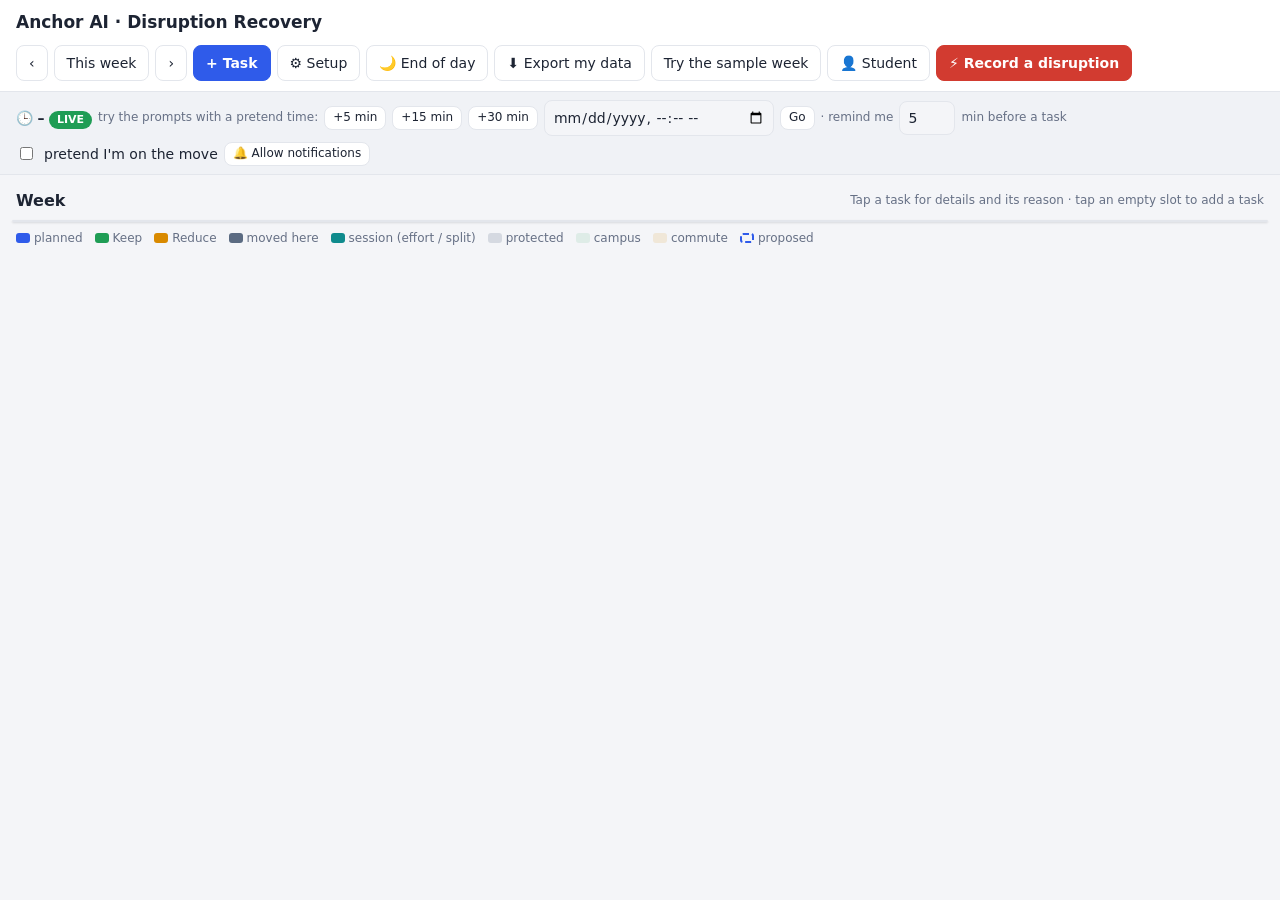
<file: components/c1_disruption/demo/web/index.html>
<!doctype html>
<html lang="en">
<head>
<meta charset="utf-8">
<meta name="viewport" content="width=device-width, initial-scale=1">
<title>Anchor AI · Week Planner</title>
<style>
  :root {
    --bg: #f4f5f8; --card: #ffffff; --ink: #1d2433; --muted: #667085; --line: #e3e6ec; --soft: #f0f2f6;
    --accent: #2f5bea; --accent-ink: #ffffff; --danger: #d23b30; --danger-ink: #ffffff;
    --keep: #1f9d55; --reduce: #d98a00; --move: #5b6b82; --delegate: #7a4bd1; --task: #2f5bea; --session: #0f8b8d;
    --protect: #d5d9e1; --protect-ink: #475467; --off: rgba(16,24,40,.06);
    --campus: rgba(31,157,85,.10); --commute: rgba(217,138,0,.13); --office: rgba(47,91,234,.08);
    --shadow: 0 1px 2px rgba(16,24,40,.06), 0 1px 3px rgba(16,24,40,.08);
  }
  @media (prefers-color-scheme: dark) {
    :root:not([data-theme="light"]) {
      --bg: #12151c; --card: #1b2029; --ink: #e8ebf1; --muted: #9aa3b2; --line: #2c3340; --soft: #232935;
      --accent: #6d8dff; --accent-ink: #0d1020; --danger: #ff6b5f; --danger-ink: #1b0705;
      --keep: #34c375; --reduce: #f0ae35; --move: #8090a8; --delegate: #a487ef; --task: #5a7dff; --session: #2bb5b7;
      --protect: #343c4a; --protect-ink: #c3cad6; --off: rgba(0,0,0,.28);
      --campus: rgba(52,195,117,.10); --commute: rgba(240,174,53,.12); --office: rgba(109,141,255,.10); --shadow: none;
    }
  }
  * { box-sizing: border-box; }
  body { margin: 0; background: var(--bg); color: var(--ink); font: 14px/1.45 system-ui, -apple-system, "Segoe UI", Roboto, sans-serif; }
  header { position: sticky; top: 0; z-index: 20; background: var(--card); border-bottom: 1px solid var(--line);
           padding: 10px 16px; display: flex; flex-wrap: wrap; gap: 10px; align-items: center; justify-content: space-between; }
  header h1 { font-size: 17px; margin: 0; }
  .bar { display: flex; flex-wrap: wrap; gap: 6px; align-items: center; }
  button { font: inherit; border-radius: 8px; padding: 7px 12px; cursor: pointer; border: 1px solid var(--line); background: var(--card); color: var(--ink); }
  button.primary { background: var(--accent); border-color: var(--accent); color: var(--accent-ink); font-weight: 600; }
  button.alert { background: var(--danger); border-color: var(--danger); color: var(--danger-ink); font-weight: 700; }
  button.small { padding: 2px 8px; font-size: 12px; }
  button.link { border: none; background: none; color: var(--accent); padding: 0; }
  button:disabled { opacity: .45; cursor: default; }
  input, select { padding: 6px 8px; border: 1px solid var(--line); border-radius: 8px; background: var(--bg); color: var(--ink); font: inherit; min-width: 0; }
  label { display: block; font-size: 12px; color: var(--muted); margin: 8px 0 3px; }
  .full { width: 100%; }
  .row { display: grid; grid-template-columns: 1fr 1fr; gap: 10px; }
  .row3 { display: grid; grid-template-columns: 1fr 1fr 1fr; gap: 8px; }
  .check { display: flex; gap: 8px; align-items: center; margin-top: 10px; font-size: 14px; color: var(--ink); }
  .muted { color: var(--muted); font-size: 12px; }
  .pill { display: inline-block; padding: 1px 8px; border-radius: 999px; font-size: 11px; font-weight: 600; color: #fff; }
  .Keep { background: var(--keep); } .Reduce { background: var(--reduce); } .Move { background: var(--move); }
  .Delegate { background: var(--delegate); } .task { background: var(--task); } .session { background: var(--session); }
  .chip { display: inline-flex; gap: 6px; align-items: center; border: 1px solid var(--line); border-radius: 999px; padding: 2px 4px 2px 10px; font-size: 12px; margin: 2px; }
  .clock { display: flex; flex-wrap: wrap; gap: 6px; align-items: center; padding: 8px 16px; background: var(--soft); border-bottom: 1px solid var(--line); }
  .clock b { font-variant-numeric: tabular-nums; }
  main { padding: 10px 12px 60px; }
  .weekhead { display: flex; align-items: center; justify-content: space-between; gap: 8px; margin: 4px 4px 8px; flex-wrap: wrap; }
  .weekhead h2 { margin: 0; font-size: 16px; }
  .banner { border: 1px solid var(--line); border-left: 4px solid var(--reduce); background: var(--card); border-radius: 8px; padding: 8px 12px; margin: 0 4px 8px; }
  .scroll { overflow-x: auto; background: var(--card); border: 1px solid var(--line); border-radius: 12px; box-shadow: var(--shadow); }
  .grid { display: grid; grid-template-columns: 50px repeat(7, minmax(130px, 1fr)); min-width: 980px; }
  .dayhead { padding: 8px 6px; border-bottom: 1px solid var(--line); border-left: 1px solid var(--line); background: var(--card); min-height: 64px; }
  .dayhead.today { background: var(--soft); }
  .dayhead .dn { font-weight: 700; }
  .tray { display: flex; flex-wrap: wrap; gap: 3px; margin-top: 4px; }
  .tray .pill { cursor: pointer; }
  .axis { position: relative; }
  .axis span { position: absolute; right: 6px; font-size: 10px; color: var(--muted); transform: translateY(-6px); }
  .col { position: relative; border-left: 1px solid var(--line); cursor: copy; }
  .col.today { background: rgba(47,91,234,.03); }
  .hl { position: absolute; left: 0; right: 0; border-top: 1px solid var(--line); pointer-events: none; }
  .off { position: absolute; left: 0; right: 0; background: var(--off); pointer-events: none; }
  .routine { position: absolute; left: 0; right: 0; font-size: 10px; color: var(--muted); padding: 1px 4px; pointer-events: none; }
  .routine.Campus { background: var(--campus); } .routine.Commute { background: var(--commute); } .routine.Office { background: var(--office); }
  .ev { position: absolute; border-radius: 6px; padding: 2px 6px; font-size: 11px; overflow: hidden; line-height: 1.25; color: #fff; cursor: pointer; z-index: 2; border: 1px solid rgba(0,0,0,.08); }
  .ev .et { font-weight: 600; white-space: nowrap; overflow: hidden; text-overflow: ellipsis; }
  .ev.protect { background: var(--protect); color: var(--protect-ink); cursor: default; z-index: 1; }
  .ev.task { background: var(--task); } .ev.Keep { background: var(--keep); } .ev.Reduce { background: var(--reduce); }
  .ev.moved { background: var(--move); } .ev.session { background: repeating-linear-gradient(135deg, var(--session) 0 8px, color-mix(in srgb, var(--session) 82%, #000) 8px 16px); }
  .ev.done { opacity: .45; text-decoration: line-through; } .ev.started { outline: 2px solid var(--keep); outline-offset: 1px; }
  .ev.ghost { background: color-mix(in srgb, var(--card) 70%, transparent); color: var(--ink); border: 2px dashed var(--accent); z-index: 3; }
  .band { position: absolute; left: 0; right: 0; z-index: 3; pointer-events: none; border-top: 2px solid var(--danger); border-bottom: 2px solid var(--danger);
          background: repeating-linear-gradient(45deg, rgba(210,59,48,.20) 0 7px, rgba(210,59,48,.05) 7px 14px); }
  .now { position: absolute; left: 0; right: 0; border-top: 2px solid var(--danger); z-index: 4; pointer-events: none; }
  .now::before { content: ""; position: absolute; left: -4px; top: -5px; width: 8px; height: 8px; border-radius: 50%; background: var(--danger); }
  .legend { display: flex; flex-wrap: wrap; gap: 12px; font-size: 12px; color: var(--muted); margin: 8px 4px; }
  .legend i { display: inline-block; width: 14px; height: 10px; border-radius: 3px; margin-right: 4px; vertical-align: middle; }
  dialog { border: none; border-radius: 14px; padding: 0; background: var(--card); color: var(--ink); width: min(560px, calc(100vw - 24px));
           max-height: calc(100vh - 32px); box-shadow: 0 20px 50px rgba(0,0,0,.3); }
  dialog.wide { width: min(980px, calc(100vw - 24px)); }
  dialog::backdrop { background: rgba(10,14,22,.5); }
  .dh { padding: 12px 16px; border-bottom: 1px solid var(--line); display: flex; justify-content: space-between; align-items: center; gap: 10px; }
  .dh h2 { margin: 0; font-size: 16px; }
  .db { padding: 12px 16px; overflow: auto; max-height: calc(100vh - 160px); }
  .df { padding: 10px 16px; border-top: 1px solid var(--line); display: flex; gap: 8px; justify-content: flex-end; flex-wrap: wrap; align-items: center; }
  .card { border: 1px solid var(--line); border-left: 4px solid var(--move); border-radius: 8px; padding: 8px 12px; margin: 8px 0; }
  .card.Keep { border-left-color: var(--keep); } .card.Reduce { border-left-color: var(--reduce); } .card.Delegate { border-left-color: var(--delegate); }
  .card.decide { border-left-color: var(--danger); }
  .opt { border: 1px solid var(--line); border-radius: 10px; padding: 10px 12px; margin: 8px 0; display: grid; grid-template-columns: 28px 1fr; gap: 10px; cursor: pointer; }
  .opt.na { opacity: .5; cursor: not-allowed; }
  .opt.sel { border-color: var(--accent); box-shadow: 0 0 0 2px color-mix(in srgb, var(--accent) 35%, transparent); }
  .code { font-family: ui-monospace, Consolas, monospace; font-size: 11px; color: var(--muted); }
  .risk { color: var(--danger); font-weight: 600; }
  .replies { display: grid; gap: 8px; margin-top: 10px; }
  .replies button { text-align: left; padding: 10px 12px; }
  .replies button.first { border-color: var(--accent); font-weight: 600; }
  .tl-row { display: grid; grid-template-columns: 200px 1fr; align-items: center; border-top: 1px solid var(--line); min-height: 32px; }
  .track { position: relative; height: 32px; }
  .bar2 { position: absolute; top: 6px; height: 20px; border-radius: 5px; font-size: 11px; color: #fff; padding: 1px 6px; white-space: nowrap; overflow: hidden; }
  .bar2.ghost { background: transparent; border: 2px dashed var(--task); top: 4px; height: 24px; }
  .ovl { position: absolute; top: 0; bottom: 0; pointer-events: none; }
  .ovl.p { background: var(--protect); opacity: .55; }
  .ovl.w { background: repeating-linear-gradient(45deg, rgba(210,59,48,.2) 0 6px, rgba(210,59,48,.05) 6px 12px); border-left: 2px solid var(--danger); border-right: 2px solid var(--danger); }
  .tick { position: absolute; top: 0; bottom: 0; border-left: 1px dashed var(--line); font-size: 10px; color: var(--muted); }
  .tick span { position: absolute; top: 2px; left: 3px; }
  table { width: 100%; border-collapse: collapse; font-size: 13px; }
  td, th { padding: 6px; border-bottom: 1px solid var(--line); text-align: left; vertical-align: top; }
  #toast { position: fixed; left: 50%; bottom: 20px; transform: translateX(-50%); max-width: 92vw; background: var(--danger); color: #fff; padding: 10px 16px; border-radius: 10px; display: none; z-index: 99; }
  #toast.ok { background: var(--keep); } #toast.info { background: var(--accent); color: var(--accent-ink); }
</style>
</head>
<body>
<header>
  <h1>Anchor AI · Disruption Recovery</h1>
  <div class="bar">
    <button id="bPrev" aria-label="Previous week">‹</button><button id="bToday">This week</button><button id="bNext" aria-label="Next week">›</button>
    <button class="primary" id="bAdd">+ Task</button>
    <button id="bSetup">⚙ Setup</button>
    <button id="bReview">🌙 End of day</button>
    <button id="bExport">⬇ Export my data</button>
    <button id="bSample" title="Opens a separate sample student, so your own data is not touched">Try the sample week</button>
    <button id="bNew">👤 <span id="whoName">Student</span></button>
    <button class="alert" id="bDisrupt">⚡ Record a disruption</button>
  </div>
</header>
<div class="clock" id="clock">
  <span>🕒 <b id="simNow">–</b> <span id="clockMode" class="pill Keep">LIVE</span></span>
  <span class="muted">try the prompts with a pretend time:</span><button class="small" data-jump="5">+5 min</button><button class="small" data-jump="15">+15 min</button><button class="small" data-jump="30">+30 min</button>
  <input type="datetime-local" id="simSet" aria-label="Jump to a pretend time"><button class="small" id="bSet">Go</button>
  <button class="small" id="bLive" hidden>↺ Back to real time</button>
  <span class="muted">· remind me</span><input type="number" id="remind" min="0" max="60" value="5" style="width:56px" aria-label="Reminder minutes"><span class="muted">min before a task</span>
  <label class="check" style="margin:0" title="Pretends the phone senses you are travelling: for a task planned at Home, the first reply offered is “Delayed on the way?”"><input type="checkbox" id="motion"> pretend I'm on the move</label>
  <button class="small" id="bNotify">🔔 Allow notifications</button>
  <span class="muted" id="storeInfo"></span>
</div>

<main>
  <div class="weekhead"><h2 id="weekTitle">Week</h2><span class="muted">Tap a task for details and its reason · tap an empty slot to add a task</span></div>
  <div id="banners"></div>
  <div class="scroll"><div class="grid" id="week"></div></div>
  <div class="legend">
    <span><i class="task"></i>planned</span><span><i class="Keep"></i>Keep</span><span><i class="Reduce"></i>Reduce</span>
    <span><i class="Move"></i>moved here</span><span><i class="session"></i>session (effort / split)</span>
    <span><i style="background:var(--protect)"></i>protected</span><span><i style="background:var(--campus)"></i>campus</span>
    <span><i style="background:var(--commute)"></i>commute</span><span><i style="border:2px dashed var(--accent)"></i>proposed</span>
  </div>
</main>

<dialog id="dTask">
  <div class="dh"><h2 id="tHead">Add a task</h2><button class="small" data-close>✕</button></div>
  <div class="db">
    <label for="tTitle">Task name</label><input id="tTitle" class="full" placeholder="e.g. Finish lab report">
    <div class="row">
      <div><label for="tType">Needs</label><select id="tType" class="full"></select></div>
      <div><label for="tPriority">Priority</label><select id="tPriority" class="full"></select></div>
    </div>
    <label class="check"><input type="checkbox" id="tEffort"> Effort task: a total amount of work, spread over the days before the deadline</label>
    <div id="normalFields">
      <div class="row3">
        <div><label for="tDay">Day</label><input type="date" id="tDay" class="full"></div>
        <div><label for="tStart">Start</label><input type="time" id="tStart" class="full" value="09:00"></div>
        <div><label for="tEnd">End</label><input type="time" id="tEnd" class="full" value="10:00"></div>
      </div>
      <label class="check"><input type="checkbox" id="tFlex"> No set time (do it when there is time)</label>
      <div id="hoursRow" hidden><label for="tHours">Takes (hours)</label><input type="number" id="tHours" min="0.25" step="0.25" value="1" class="full"></div>
      <label class="check"><input type="checkbox" id="tSplit" checked> Can be split into sessions</label>
    </div>
    <div id="effortFields" hidden>
      <div class="row3">
        <div><label for="eTotal">Total work (hours)</label><input type="number" id="eTotal" min="0.5" step="0.5" value="6" class="full"></div>
        <div><label for="eMin">Shortest session (min)</label><input type="number" id="eMin" min="5" step="5" value="30" class="full"></div>
        <div><label for="eMax">Longest session (min)</label><input type="number" id="eMax" min="5" step="5" value="90" class="full"></div>
      </div>
    </div>
    <div class="row">
      <div><label for="tDeadline">Deadline</label><input type="datetime-local" id="tDeadline" class="full"></div>
      <div><label for="tLocation">Where</label><select id="tLocation" class="full"></select><div class="muted" id="locHint"></div></div>
    </div>
    <div class="row">
      <div><label for="tCategory">Kind (optional)</label><select id="tCategory" class="full"></select></div>
      <div style="display:flex;align-items:end"><label class="check" style="margin:0 0 6px"><input type="checkbox" id="tDelegable"> Others could do it</label></div>
    </div>
  </div>
  <div class="df"><button data-close>Cancel</button><button class="primary" id="bSaveTask">Add task</button></div>
</dialog>

<dialog id="dSetup" class="wide">
  <div class="dh"><h2>⚙ Setup: your normal week</h2><button class="small" data-close>✕</button></div>
  <div class="db">
    <div class="row">
      <div><label for="workStart">Free from</label><input type="time" id="workStart" value="08:00" class="full"></div>
      <div><label for="workEnd">Until</label><input type="time" id="workEnd" value="22:00" class="full"></div>
    </div>
    <h3 style="font-size:14px;margin:14px 0 4px">Routine — where you usually are (gives tasks their place)</h3>
    <div id="routineList"></div>
    <div class="row3" style="grid-template-columns:1.4fr 1fr 1fr 1fr">
      <input id="rLabel" placeholder="e.g. Lectures"><input type="time" id="rStart" value="09:00"><input type="time" id="rEnd" value="12:30"><select id="rLoc"></select>
    </div>
    <div style="margin-top:6px"><button class="small" id="bAddRoutine">+ Add routine block</button></div>
    <h3 style="font-size:14px;margin:14px 0 4px">Protected time — never moved (lunch, dinner, gym)</h3>
    <div id="blockList"></div>
    <div class="row3"><input id="pLabel" placeholder="e.g. Lunch"><input type="time" id="pStart" value="12:30"><input type="time" id="pEnd" value="13:30"></div>
    <div style="margin-top:6px"><button class="small" id="bAddBlock">+ Add protected time</button>
      <button class="small" id="bSync">⟳ Sync calendar (.ics)</button> <button class="link small" id="bSampleCal">use a sample calendar</button>
      <input type="file" id="icsFile" accept=".ics,text/calendar" hidden></div>
    <p class="muted">Calendar sync reads a calendar file exported from Google, Outlook or Apple Calendar; events on the shown week's first day become protected time.</p>
  </div>
  <div class="df"><button class="primary" id="bSaveSetup">Save</button></div>
</dialog>

<dialog id="dDisrupt">
  <div class="dh"><h2>⚡ Record a disruption</h2><button class="small" data-close>✕</button></div>
  <div class="db">
    <label for="xType">What happened?</label><select id="xType" class="full"></select>
    <div class="row">
      <div><label for="xStart">Started at</label><input type="time" id="xStart" class="full" value="09:00"></div>
      <div><label for="xLost">Time lost (minutes)</label><input type="number" id="xLost" min="1" max="1439" value="120" class="full"></div>
    </div>
    <div class="row">
      <div><label for="xSev">How bad</label><select id="xSev" class="full"><option value="1">1 · minor</option><option value="2">2 · moderate</option><option value="3" selected>3 · severe</option></select></div>
      <div><label for="xFrom">Replan from</label><input type="time" id="xFrom" class="full" value="09:00"></div>
    </div>
    <label class="check"><input type="checkbox" id="xConfirm"> Yes, this really happened</label>
    <p class="muted">Nothing changes until you accept: the planner suggests, you decide.</p>
  </div>
  <div class="df"><button data-close>Cancel</button><button class="primary" id="bMvd">Build my Minimum Viable Day</button></div>
</dialog>

<dialog id="dMvd" class="wide">
  <div class="dh"><h2>Today's Minimum Viable Day</h2><button class="small" data-close>✕</button></div>
  <div class="db"><div id="mvdSummary"></div><div id="mvdTimeline"></div><div id="mvdCards"></div></div>
  <div class="df"><button id="bMvdReject">Reject (keep my plan)</button><button class="primary" id="bMvdAccept">Accept today's plan</button></div>
</dialog>

<dialog id="dRe" class="wide">
  <div class="dh"><h2>The rest of the week: where the moved tasks go</h2><button class="small" data-close>✕</button></div>
  <div class="db"><div id="reBody"></div></div>
  <div class="df"><span class="muted" id="reHint" style="margin-right:auto"></span>
    <button id="bReReject">Reject</button><button id="bReEdit">Edit times</button><button class="primary" id="bReAccept">Accept</button></div>
</dialog>

<dialog id="dOpt" class="wide">
  <div class="dh"><h2 id="optHead">This task does not fit — you choose</h2><button class="small" data-close>✕</button></div>
  <div class="db"><p id="optReason"></p><div id="optList"></div></div>
  <div class="df"><button data-close>Later</button><button class="primary" id="bChoose" disabled>Choose this option</button></div>
</dialog>

<dialog id="dDetail">
  <div class="dh"><h2 id="detHead">Task</h2><button class="small" data-close>✕</button></div>
  <div class="db" id="detBody"></div>
  <div class="df" id="detActions"></div>
</dialog>

<dialog id="dPrompt">
  <div class="dh"><h2 id="prHead">Time to start</h2><button class="small" data-close>✕</button></div>
  <div class="db"><p id="prText"></p><div class="replies" id="prReplies"></div></div>
</dialog>

<dialog id="dName">
  <div class="dh"><h2>Who is using the planner?</h2></div>
  <div class="db"><p>Your name keeps your data together: the same name on another day opens your own week again.</p>
    <label for="nameIn">Your name</label><input id="nameIn" class="full" placeholder="e.g. Ravindu"></div>
  <div class="df"><button class="primary" id="bName">Continue</button></div>
</dialog>

<dialog id="dReview" class="wide">
  <div class="dh"><h2>🌙 End of day: what really happened today?</h2><button class="small" data-close>✕</button></div>
  <div class="db"><p class="muted">For every task you did not mark done: did you do it, and how long did it really take? This is what Model 1 learns from.</p><div id="reviewBody"></div></div>
  <div class="df"><button data-close>Later</button><button class="primary" id="bSaveReview">Save the day</button></div>
</dialog>

<div id="toast" role="status"></div>

<script>
const CFG = /*__CONFIG__*/{};
const $ = (id) => document.getElementById(id);
const pad = (n) => String(n).padStart(2, "0");
const toMin = (t) => { const [h, m] = t.split(":").map(Number); return h * 60 + m; };
const toHHMM = (m) => `${pad(Math.floor(m / 60))}:${pad(m % 60)}`;
const addDays = (iso, n) => { const d = new Date(iso + "T00:00"); d.setDate(d.getDate() + n); return `${d.getFullYear()}-${pad(d.getMonth() + 1)}-${pad(d.getDate())}`; };
const dayName = (iso, long) => new Date(iso + "T00:00").toLocaleDateString(undefined, long ? { weekday: "long", day: "numeric", month: "short" } : { weekday: "short", day: "numeric", month: "short" });
const esc = (s) => String(s ?? "").replace(/[&<>"']/g, c => ({ "&": "&amp;", "<": "&lt;", ">": "&gt;", '"': "&quot;", "'": "&#39;" }[c]));
const NAMES = { power_outage: "Power cut", transport_delay: "Transport delay", connectivity_failure: "No internet", urgent_work: "Urgent work", family_obligation: "Family obligation", health_issue: "Health issue" };
const TYPE_TEXT = { Digital: "Digital (computer / power)", Analog: "Analog (paper, reading)", Meeting: "Meeting", Fixed: "Fixed appointment" };
const TAG_TEXT = { Keep: "Keep", Reduce: "Reduce", Move: "Move", Delegate: "Delegate" };
const OPT_TITLE = { A: "Make room on another day", B: "Split across days", C: "Shorten it", D: "Delegate it", E: "Keep it: needs a slot" };
const PX = 0.8, H0 = 6 * 60, H1 = 23 * 60;
const state = { user: "", settings: null, blocks: [], tasks: [], weekStart: "", now: "", mvd: null, explain: {}, rearr: null,
                editRe: false, prompts: {}, returnQueue: [], promptQueue: [], optTask: null, optPick: null, current: null };

function notify(title, body) {
  try { if ("Notification" in window && Notification.permission === "granted" && document.hidden) new Notification(title, { body }); } catch {}
}
function toast(msg, kind = "err") { const t = $("toast"); t.textContent = msg; t.className = kind === "err" ? "" : kind; t.style.display = "block";
  clearTimeout(toast.t); toast.t = setTimeout(() => (t.style.display = "none"), kind === "err" ? 6000 : 3500); }
async function api(method, path, body, raw) {
  const res = await fetch((raw ? "" : CFG.prefix) + path, { method, headers: { "X-API-Key": CFG.apiKey, "X-User-Id": state.user, "Content-Type": "application/json" },
    body: body === undefined ? undefined : JSON.stringify(body) });
  const data = await res.json().catch(() => null);
  if (!res.ok) throw new Error((data && data.error && data.error.message) || (data && data.detail) || `${res.status} ${res.statusText}`);
  return data;
}
async function run(fn) { try { await fn(); } catch (e) { toast(e.message); } }
const today = () => state.now.slice(0, 10);
const nowMin = () => toMin(state.now.slice(11, 16));

/* ===================== clock ===================== */
function showClock(c) {
  const before = state.now;
  state.now = c.now; state.live = c.live;
  $("simNow").textContent = `${dayName(today(), true)} ${state.now.slice(11, 16)}`;
  $("simSet").value = state.now;
  $("clockMode").textContent = c.live ? "LIVE" : "PRETEND"; $("clockMode").className = `pill ${c.live ? "Keep" : "Reduce"}`;
  $("bLive").hidden = c.live;
  if (!state.weekStart || (before && before.slice(0, 10) !== today())) state.weekStart = today();
  render(); checkPrompts();
}
async function goLive() { showClock(await api("PUT", "/demo/clock", { live: true }, true)); }
setInterval(() => run(async () => { if (state.live !== false) showClock(await api("GET", "/demo/clock", undefined, true)); }), 30000);
async function setClock(iso) {
  return showClock(await api("PUT", "/demo/clock", { now: iso }, true));
}
function jump(minutes) { const d = new Date(state.now); d.setMinutes(d.getMinutes() + minutes);
  return setClock(`${d.getFullYear()}-${pad(d.getMonth() + 1)}-${pad(d.getDate())}T${pad(d.getHours())}:${pad(d.getMinutes())}`); }

/* ===================== what goes on the calendar ===================== */
function itemsFor() {
  const items = [], tray = {};
  const addTray = (date, entry) => (tray[date] = tray[date] || []).push(entry);
  for (const t of state.tasks) {
    if (t.sessions && t.sessions.length) {
      t.sessions.forEach((s, i) => items.push({ kind: "session", task: t, date: s.date, start: s.start, end: s.end, done: s.done,
        label: `${t.title} (${i + 1}/${t.sessions.length})`, reason: t.rearrangeReason }));
      continue;
    }
    if (t.totalEffortMinutes) { addTray(t.plannedDate, { cls: "session", text: `${t.title}: ${t.totalEffortMinutes} min to spread`, task: t }); continue; }
    const date = t.plannedDate;
    if (t.needsSlot) { addTray(date, { cls: "Move", text: `Needs a slot: ${t.title} (${t.shortfallMinutes} min short)`, task: t, risk: true }); continue; }
    if (t.mvdTag === "Delegate") { addTray(date, { cls: "Delegate", text: `Delegate: ${t.title}`, task: t }); continue; }
    if (t.mvdTag === "Move" && !t.rearrangedBy) { addTray(date, { cls: "Move", text: `Moved: ${t.title}`, task: t }); continue; }
    if (t.rearrangedFrom && t.plannedStart) { items.push({ kind: "moved", task: t, date, start: t.plannedStart, end: t.plannedEnd, label: `↪ ${t.title}`, reason: t.rearrangeReason }); continue; }
    if ((t.mvdTag === "Keep" || t.mvdTag === "Reduce") && t.mvdStart) { items.push({ kind: t.mvdTag, task: t, date, start: t.mvdStart, end: t.mvdEnd, label: t.title, reason: state.explain[t.id] }); continue; }
    if (t.plannedStart) { items.push({ kind: "task", task: t, date, start: t.plannedStart, end: t.plannedEnd, label: t.title,
      reason: t.movedBy ? "Moved here to make room for a more urgent task (the option you chose)." : t.shortenedBy ? `Shortened by ${t.shortenedBy} min to make room (the option you chose).` : null }); continue; }
    addTray(date, { cls: "task", text: `If time: ${t.title}`, task: t });
  }
  if (state.rearr && state.rearr.status === "proposed") {
    for (const p of state.rearr.result.placements) {
      const t = state.tasks.find(x => x.id === p.taskId);
      items.push({ kind: "ghost", task: t, date: p.date, start: p.start, end: p.end, label: `proposed: ${t ? t.title : p.taskId}`, reason: p.reason });
    }
  }
  return { items, tray };
}
function lanes(list) {
  list.sort((a, b) => a.s - b.s || b.e - a.e); let cl = [], end = -1;
  const flush = () => { const n = Math.max(...cl.map(i => i.lane)) + 1; cl.forEach(i => (i.lanes = n)); cl = []; };
  for (const it of list) { if (it.s >= end && cl.length) flush(); const used = new Set(cl.filter(c => c.e > it.s).map(c => c.lane));
    let l = 0; while (used.has(l)) l++; it.lane = l; cl.push(it); end = Math.max(end, it.e); }
  if (cl.length) flush(); return list;
}
function render() {
  if (!state.weekStart) return;
  const days = [...Array(7)].map((_, i) => addDays(state.weekStart, i));
  $("weekTitle").textContent = `${dayName(days[0])} – ${dayName(days[6])}`;
  const { items, tray } = itemsFor();
  const y = (m) => (m - H0) * PX, height = (H1 - H0) * PX;
  const s = state.settings || { workStart: "08:00", workEnd: "22:00" };
  let html = `<div class="dayhead"></div>`;
  for (const d of days) {
    html += `<div class="dayhead ${d === today() ? "today" : ""}"><div class="dn">${esc(dayName(d))}${d === today() ? " · today" : ""}</div>
      <div class="tray">${(tray[d] || []).map(e => `<span class="pill ${e.cls}" data-task="${e.task.id}" title="${esc(e.text)}">${e.risk ? "⚠ " : ""}${esc(e.text.length > 30 ? e.text.slice(0, 29) + "…" : e.text)}</span>`).join("")}</div></div>`;
  }
  html += `<div class="axis" style="height:${height}px">`;
  for (let m = H0; m <= H1; m += 60) html += `<span style="top:${y(m)}px">${pad(m / 60)}:00</span>`;
  html += `</div>`;
  for (const d of days) {
    html += `<div class="col ${d === today() ? "today" : ""}" data-day="${d}" style="height:${height}px">`;
    html += `<div class="off" style="top:0;height:${y(toMin(s.workStart))}px"></div><div class="off" style="top:${y(toMin(s.workEnd))}px;bottom:0"></div>`;
    for (let m = H0; m <= H1; m += 60) html += `<div class="hl" style="top:${y(m)}px"></div>`;
    for (const r of (s.routine || [])) html += `<div class="routine ${r.location}" style="top:${y(toMin(r.start))}px;height:${(toMin(r.end) - toMin(r.start)) * PX}px">${esc(r.label)} · ${r.location}</div>`;
    const evs = [];
    for (const b of state.blocks) evs.push({ s: toMin(b.start), e: toMin(b.end), cls: "protect", label: b.label, meta: `${b.start}–${b.end}` });
    for (const it of items.filter(i => i.date === d)) {
      const extra = (it.kind === "session" ? it.done : it.task && it.task.status === "done") ? " done" : it.task && it.task.status === "in_progress" && it.kind !== "session" ? " started" : "";
      const tag = it.task && it.task.mvdTag && (it.kind === "Keep" || it.kind === "Reduce") ? ` · ${it.task.mvdTag}` : "";
      evs.push({ s: toMin(it.start), e: toMin(it.end), cls: it.kind + extra, label: it.label, meta: `${it.start}–${it.end}${tag}`, ref: it });
    }
    for (const ev of lanes(evs)) {
      const w = 100 / ev.lanes;
      html += `<div class="ev ${ev.cls}" data-ev="${ev.ref ? items.indexOf(ev.ref) : ""}" style="top:${y(ev.s)}px;height:${Math.max((ev.e - ev.s) * PX - 1, 14)}px;left:calc(${ev.lane * w}% + 1px);width:calc(${w}% - 2px)" title="${esc(ev.label)} ${esc(ev.meta)}"><div class="et">${esc(ev.label)}</div><div>${esc(ev.meta)}</div></div>`;
    }
    if (state.mvd && state.mvd.date === d && state.mvd.status !== "rejected") {
      const w = state.mvd.plan.disruption;
      html += `<div class="band" style="top:${y(toMin(w.start))}px;height:${(toMin(w.end) - toMin(w.start)) * PX}px"></div>`;
    }
    if (d === today()) html += `<div class="now" style="top:${y(nowMin())}px"></div>`;
    html += `</div>`;
  }
  $("week").innerHTML = html;
  render.items = items;
  const b = [];
  if (state.mvd && state.mvd.status === "proposed") b.push(`A new plan for today is waiting. <button class="link" data-open="mvd">Review it</button>`);
  if (state.rearr && state.rearr.status === "proposed") {
    const open = state.rearr.result.needsDecision.filter(d => !state.rearr.choices[d.taskId]).length;
    b.push(`The rest of the week has a proposal (dashed)${open ? ` — <b>${open} task${open > 1 ? "s" : ""} need${open > 1 ? "" : "s"} your choice</b>` : ""}. <button class="link" data-open="re">Review it</button>`);
  }
  $("banners").innerHTML = b.map(x => `<div class="banner">${x}</div>`).join("");
}
async function refresh() {
  [state.tasks, state.blocks] = await Promise.all([api("GET", "/tasks"), api("GET", "/protected-blocks")]);
  try { state.settings = await api("GET", "/me/settings"); } catch { state.settings = null; }
  render();
}

/* ===================== task form ===================== */
function routineAt(hhmm) { const m = toMin(hhmm); return (state.settings?.routine || []).find(r => toMin(r.start) <= m && m < toMin(r.end)) || null; }
function prefillLocation() {
  if ($("tEffort").checked || $("tFlex").checked) { $("locHint").textContent = ""; return; }
  const r = routineAt($("tStart").value);
  $("tLocation").value = r ? r.location : "Home";
  $("locHint").textContent = r ? `from your routine: ${r.label}` : "outside your routine: Home";
}
function syncForm() {
  const effort = $("tEffort").checked;
  $("effortFields").hidden = !effort; $("normalFields").hidden = effort; $("hoursRow").hidden = !$("tFlex").checked;
  if (!$("tSplit").dataset.touched) $("tSplit").checked = ["Digital", "Analog"].includes($("tType").value);
}
function openTask(day, start) {
  $("tTitle").value = ""; $("tDay").value = day || today(); $("tFlex").checked = false; $("tEffort").checked = false; delete $("tSplit").dataset.touched;
  if (start) { $("tStart").value = start; $("tEnd").value = toHHMM(Math.min(toMin(start) + 60, 23 * 60 + 59)); }
  $("tDeadline").value = `${$("tDay").value}T23:59`; $("tDelegable").checked = false; $("tCategory").value = "";
  syncForm(); prefillLocation(); $("dTask").showModal(); $("tTitle").focus();
}
async function saveTask() {
  const title = $("tTitle").value.trim(); if (!title) throw new Error("Give the task a name");
  const body = { title, type: $("tType").value, priority: $("tPriority").value, deadline: $("tDeadline").value, delegable: $("tDelegable").checked };
  if (!body.deadline) throw new Error("Set the deadline");
  if ($("tCategory").value) body.category = $("tCategory").value;
  if ($("tLocation").value) body.location = $("tLocation").value;
  if ($("tEffort").checked) {
    const total = Math.round(Number($("eTotal").value) * 60);
    Object.assign(body, { plannedDate: today(), estimatedHours: total / 60, totalEffortMinutes: total, minSession: Number($("eMin").value), maxSession: Number($("eMax").value), splittable: true });
  } else {
    body.plannedDate = $("tDay").value; body.splittable = $("tSplit").checked;
    if ($("tFlex").checked) body.estimatedHours = Number($("tHours").value);
    else { const s = $("tStart").value, e = $("tEnd").value; if (toMin(e) <= toMin(s)) throw new Error("The end time must be after the start time");
      Object.assign(body, { plannedStart: s, plannedEnd: e, estimatedHours: (toMin(e) - toMin(s)) / 60 }); }
  }
  await api("POST", "/tasks", body); $("dTask").close(); await refresh(); toast("Task added", "ok");
}

/* ===================== setup ===================== */
let draftRoutine = [];
function openSetup() {
  const s = state.settings || { workStart: "08:00", workEnd: "22:00" };
  $("workStart").value = s.workStart; $("workEnd").value = s.workEnd; draftRoutine = [...(s.routine || [])];
  renderSetup(); $("dSetup").showModal();
}
function renderSetup() {
  $("routineList").innerHTML = draftRoutine.map((r, i) => `<span class="chip">${esc(r.label)} ${r.start}–${r.end} · ${r.location}<button class="small" data-del-routine="${i}">✕</button></span>`).join("") || `<span class="muted">none: all free time counts as Home</span>`;
  $("blockList").innerHTML = state.blocks.map(b => `<span class="chip">${esc(b.label)} ${b.start}–${b.end}<button class="small" data-del-block="${b.id}">✕</button></span>`).join("") || `<span class="muted">none</span>`;
}
async function saveSetup() {
  state.settings = await api("PUT", "/me/settings", { workStart: $("workStart").value, workEnd: $("workEnd").value, routine: draftRoutine });
  $("dSetup").close(); await refresh(); toast("Setup saved", "ok");
}
function parseIcs(text, iso) {
  const lines = text.replace(/\r\n[ \t]/g, "").split(/\r?\n/); const evs = []; let ev = null;
  for (const l of lines) { if (l === "BEGIN:VEVENT") ev = {}; else if (l === "END:VEVENT") { if (ev) evs.push(ev); ev = null; }
    else if (ev) { const i = l.indexOf(":"); if (i > 0) ev[l.slice(0, i).split(";")[0].toUpperCase()] = l.slice(i + 1); } }
  const when = (v) => { const m = /^(\d{4})(\d{2})(\d{2})T(\d{2})(\d{2})/.exec(v || ""); return m ? { d: `${m[1]}-${m[2]}-${m[3]}`, t: `${m[4]}:${m[5]}` } : null; };
  return evs.map(e => ({ s: when(e.DTSTART), f: when(e.DTEND), r: !!e.RRULE, label: (e.SUMMARY || "Calendar event").slice(0, 60) }))
            .filter(e => e.s && e.f && (e.s.d === iso || e.r)).map(e => ({ label: e.label, start: e.s.t, end: e.f.t })).filter(e => e.end > e.start);
}
async function importCalendar(text) {
  const found = parseIcs(text, state.weekStart); if (!found.length) throw new Error("No timed events on " + state.weekStart);
  for (const e of found) if (!state.blocks.some(b => b.label === e.label && b.start === e.start)) await api("POST", "/protected-blocks", e);
  await refresh(); renderSetup(); toast(`Calendar synced: ${found.length} event(s) → protected time`, "ok");
}
const sampleIcs = () => { const d = state.weekStart.replaceAll("-", ""); return `BEGIN:VCALENDAR\nBEGIN:VEVENT\nDTSTART:${d}T123000\nDTEND:${d}T133000\nSUMMARY:Lunch\nEND:VEVENT\nBEGIN:VEVENT\nDTSTART:${d}T190000\nDTEND:${d}T193000\nSUMMARY:Dinner\nEND:VEVENT\nEND:VCALENDAR`; };

/* ===================== disruption → today's MVD → the rest of the week ===================== */
function openDisrupt(type, at) {
  if (type) $("xType").value = type; const t = at || toHHMM(Math.floor(nowMin() / 5) * 5);
  $("xStart").value = t; $("xFrom").value = t; $("xConfirm").checked = false; $("dDisrupt").showModal();
}
async function buildMvd() {
  if (!$("xConfirm").checked) throw new Error("Tick “Yes, this really happened” first: the planner only acts on confirmed disruptions");
  const rep = await api("POST", "/disruptions", { date: today(), type: $("xType").value, start: $("xStart").value, timeLostMinutes: Number($("xLost").value), severity: Number($("xSev").value), confirmed: true });
  state.mvd = await api("POST", `/disruptions/${rep.id}/mvd`, { planFrom: $("xFrom").value });
  $("dDisrupt").close(); renderMvd(); render(); $("dMvd").showModal();
}
function timeline(rows, from, to, protect, w) {
  from = Math.floor(from / 60) * 60; to = Math.ceil(to / 60) * 60; const span = Math.max(to - from, 60);
  const pc = (m) => `${((Math.min(Math.max(m, from), to) - from) / span) * 100}%`, wd = (a, b) => `${((Math.min(b, to) - Math.max(a, from)) / span) * 100}%`;
  const ov = protect.map(p => `<div class="ovl p" style="left:${pc(toMin(p.start))};width:${wd(toMin(p.start), toMin(p.end))}"></div>`).join("") + `<div class="ovl w" style="left:${pc(toMin(w.start))};width:${wd(toMin(w.start), toMin(w.end))}"></div>`;
  let ticks = ""; for (let m = from; m <= to; m += 60) ticks += `<div class="tick" style="left:${pc(m)}"><span>${pad(m / 60 % 24)}</span></div>`;
  let html = `<div class="tl-row" style="border:none"><div></div><div class="track" style="height:18px">${ticks}</div></div>`;
  for (const r of rows) html += `<div class="tl-row"><div style="font-size:13px;overflow:hidden;text-overflow:ellipsis;white-space:nowrap">${r.label}</div><div class="track">${ov}${r.bars.filter(b => b.start).map(b => `<div class="bar2 ${b.cls}" style="left:${pc(toMin(b.start))};width:${wd(toMin(b.start), toMin(b.end))}">${esc(b.text || "")}</div>`).join("")}</div></div>`;
  return html;
}
const ORDER = ["Keep", "Reduce", "Delegate", "Move"];
function renderMvd() {
  const m = state.mvd, p = m.plan, d = p.disruption;
  const orig = Object.fromEntries((m.comparison.original || []).map(o => [o.taskId, o]));
  const tasks = [...p.tasks].sort((a, b) => ORDER.indexOf(a.tag) - ORDER.indexOf(b.tag));
  $("mvdSummary").innerHTML = `<p>⚡ <b>${esc(NAMES[d.type] || d.type)} ${d.start}–${d.end}</b> · replanned from ${p.horizon.start}. ` +
    ORDER.map(t => [t, tasks.filter(x => x.tag === t).length]).filter(x => x[1]).map(([t, n]) => `<span class="pill ${t}">${n} × ${t}</span>`).join(" ") +
    `</p><p class="muted">After you accept, the moved tasks are placed on later days — you will see that proposal and decide it too.</p>`;
  const times = [p.horizon.start, p.horizon.end, d.start, d.end, ...tasks.flatMap(t => [t.start, t.end, orig[t.id]?.start, orig[t.id]?.end])].filter(Boolean).map(toMin);
  $("mvdTimeline").innerHTML = timeline(tasks.map(t => ({ label: `<span class="pill ${t.tag}">${t.tag[0]}</span> ${esc(t.title)}`,
    bars: [{ start: orig[t.id]?.start, end: orig[t.id]?.end, cls: "ghost" }, { start: t.start, end: t.end, cls: t.tag, text: t.tag === "Reduce" ? `−${t.compressionPct}%` : t.tag }] })),
    Math.min(...times), Math.max(...times), p.protect, d);
  $("mvdCards").innerHTML = tasks.map(t => `<div class="card ${t.tag}"><b><span class="pill ${t.tag}">${TAG_TEXT[t.tag]}</span> ${esc(t.title)}</b>
    <span class="muted">${t.start ? `${t.start}–${t.end}` : "not today"}</span> ${t.deadlineRisk ? '<span class="risk">⚠ deadline at risk</span>' : ""}<div>${esc(t.explanation)}</div>
    <div class="code">reason ${esc(t.reason)} · Fi ${t.fi == null ? "–" : +t.fi.toFixed(3)}</div></div>`).join("") +
    (p.warnings || []).map(w => `<div class="card" style="border-left-color:var(--reduce)">⚠ ${esc(w.message)}</div>`).join("");
  for (const t of p.tasks) state.explain[t.id] = t.explanation;
}
async function decideMvd(action) {
  state.mvd = await api("POST", `/mvds/${state.mvd.id}/${action}`, action === "reject" ? {} : undefined);
  $("dMvd").close(); await refresh();
  if (action !== "accept") { toast("Rejected: your plan stays (decision logged)", "info"); return; }
  toast("Today's plan accepted", "ok");
  state.rearr = await api("POST", "/rearrange", { date: today() });
  if (!state.rearr.result.placements.length && !state.rearr.result.needsDecision.length) { state.rearr = null; render(); return; }
  state.editRe = false; renderRe(); render(); $("dRe").showModal();
}
function renderRe() {
  const r = state.rearr, res = r.result, title = (id) => (state.tasks.find(t => t.id === id) || { title: id }).title;
  const groups = {}; res.placements.forEach((p) => (groups[p.taskId] = groups[p.taskId] || []).push(p));
  let html = `<p class="muted">Nothing changes until you accept. Tasks already planned on those days are never changed unless you choose an option that says so.</p>`;
  if (res.missedSessions?.length) html += res.missedSessions.map(m => `<div class="card decide">Missed session: <b>${esc(title(m.taskId))}</b> on ${esc(dayName(m.date))} (${m.minutes} min) — the rest is re-spread.</div>`).join("");
  for (const d of res.needsDecision) {
    const pick = r.choices[d.taskId], opt = pick && d.options.find(o => o.code === pick);
    html += `<div class="card decide"><b>⚠ ${esc(title(d.taskId))}</b> — does not fit (${d.shortfallMinutes} min short)<div>${esc(d.reason)}</div>
      ${opt ? `<div style="margin-top:6px"><span class="pill Keep">Chosen: ${pick}</span> ${esc(OPT_TITLE[pick])} — <span class="muted">${esc(opt.reason)}</span></div>` : ""}
      <div style="margin-top:6px"><button class="${pick ? "small" : "primary small"}" data-options="${d.taskId}">${pick ? "Change choice" : "Choose an option (A–E)"}</button></div></div>`;
  }
  for (const [id, ps] of Object.entries(groups)) {
    html += `<div class="card"><b>${esc(title(id))}</b>${ps.map(p => `<div style="margin-top:4px">${state.editRe && ps.length === 1 ?
      `<select data-edit-day="${id}">${[...Array(8)].map((_, k) => addDays(today(), k)).map(d => `<option value="${d}" ${d === p.date ? "selected" : ""}>${esc(dayName(d))}</option>`).join("")}</select>
       <input type="time" data-edit-start="${id}" value="${p.start}"> – <input type="time" data-edit-end="${id}" value="${p.end}">`
      : `<b>${esc(dayName(p.date))} ${p.start}–${p.end}</b>${p.session ? ` · session ${p.session}` : ""}`}<div class="muted">${esc(p.reason)}</div></div>`).join("")}</div>`;
  }
  (res.warnings || []).forEach(w => (html += `<div class="card" style="border-left-color:var(--reduce)">⚠ ${esc(w.message)}</div>`));
  $("reBody").innerHTML = html;
  const open = res.needsDecision.filter(d => !r.choices[d.taskId]).length;
  $("bReAccept").disabled = open > 0; $("bReEdit").textContent = state.editRe ? "Save my times" : "Edit times";
  $("reHint").textContent = open ? `Choose an option for ${open} task${open > 1 ? "s" : ""} first.` : "";
}
function openOptions(taskId) {
  const d = state.rearr.result.needsDecision.find(x => x.taskId === taskId); state.optTask = taskId; state.optPick = state.rearr.choices[taskId] || null;
  $("optHead").textContent = `“${(state.tasks.find(t => t.id === taskId) || {}).title}” does not fit — you choose`;
  $("optReason").textContent = d.reason;
  $("optList").innerHTML = d.options.map(o => `<div class="opt ${o.available ? "" : "na"} ${state.optPick === o.code ? "sel" : ""}" data-pick="${o.available ? o.code : ""}">
    <div class="code" style="font-size:16px;font-weight:800">${o.code}</div><div><b>${OPT_TITLE[o.code]}</b>${o.available ? "" : ' <span class="muted">(not available)</span>'}<div>${esc(o.reason)}</div></div></div>`).join("");
  $("bChoose").disabled = !state.optPick; $("dOpt").showModal();
}
async function chooseOption() {
  state.rearr = await api("POST", `/rearrangements/${state.rearr.id}/choose`, { taskId: state.optTask, option: state.optPick });
  $("dOpt").close(); renderRe(); render();
}
async function decideRe(action) {
  if (action === "edit") {
    if (!state.editRe) { state.editRe = true; renderRe(); return; }
    const changes = [];
    document.querySelectorAll("[data-edit-day]").forEach(sel => { const id = sel.dataset.editDay;
      const p = state.rearr.result.placements.find(x => x.taskId === id), st = document.querySelector(`[data-edit-start="${id}"]`).value, en = document.querySelector(`[data-edit-end="${id}"]`).value;
      if (sel.value !== p.date || st !== p.start || en !== p.end) changes.push({ taskId: id, date: sel.value, start: st, end: en }); });
    if (!changes.length) throw new Error("Change a day or time first (or press Accept)");
    state.rearr = await api("POST", `/rearrangements/${state.rearr.id}/edit`, { changes });
  } else state.rearr = await api("POST", `/rearrangements/${state.rearr.id}/${action}`, action === "reject" ? {} : undefined);
  $("dRe").close(); await refresh();
  toast(action === "reject" ? "Rejected: nothing changed (decision logged)" : "The week is updated (decision logged)", action === "reject" ? "info" : "ok");
}

/* ===================== task details ===================== */
function openDetail(it) {
  const t = it.task; if (!t) return;
  $("detHead").textContent = t.title;
  const rows = [["When", it.start ? `${dayName(it.date)} ${it.start}–${it.end}` : "not scheduled"], ["Needs", TYPE_TEXT[t.type] || t.type], ["Priority", t.priority],
    ["Due", t.deadline.replace("T", " ")], ["Where", t.location || "—"], t.totalEffortMinutes ? ["Effort", `${t.actualMinutesDone || 0} of ${t.totalEffortMinutes} min done`] : null,
    t.mvdTag ? ["Today's plan", t.mvdTag] : null, ["Status", it.kind === "session" ? (it.done ? "session done" : "session planned") : t.status]].filter(Boolean);
  $("detBody").innerHTML = `<table>${rows.map(([k, v]) => `<tr><th>${k}</th><td>${esc(v)}</td></tr>`).join("")}</table>` +
    (it.reason ? `<div class="card" style="margin-top:10px"><b>Why it is here</b><div>${esc(it.reason)}</div></div>` : "") +
    (t.needsSlot ? `<div class="card decide">⚠ Needs a slot: ${t.shortfallMinutes} min of free time are missing before the deadline.</div>` : "");
  const acts = [];
  if (it.kind === "session" && !it.done) acts.push(`<button class="primary" data-act="session" data-id="${t.id}" data-date="${it.date}">Session done</button>`);
  if (it.kind !== "session" && it.kind !== "ghost" && t.status === "planned") acts.push(`<button class="primary" data-act="start" data-id="${t.id}">Start task</button>`);
  if (t.status !== "done" && it.kind !== "session" && it.kind !== "ghost") acts.push(`<button data-act="done" data-id="${t.id}">Mark done</button>`);
  if (it.kind !== "ghost") acts.push(`<button data-act="delete" data-id="${t.id}">Delete</button>`);
  $("detActions").innerHTML = acts.join("") || `<button data-close>Close</button>`; $("dDetail").showModal();
}

/* ===================== reminders and start prompts ===================== */
function startable() {
  return (render.items || []).filter(i => i.date === today() && ["task", "Keep", "Reduce", "moved", "session"].includes(i.kind))
    .filter(i => i.kind === "session" ? !i.done : i.task.status === "planned");
}
function checkPrompts() {
  const R = Number($("remind").value) || 0, now = nowMin();
  for (const it of startable()) {
    const key = `${it.task.id}|${it.date}|${it.start}`, p = (state.prompts[key] = state.prompts[key] || { stage: 0, answered: false });
    if (p.answered) continue;
    const diff = now - toMin(it.start);
    if (diff >= 30 && p.stage < 4) { p.stage = 4; state.returnQueue.push(it); }        // silent now; "What happened?" when you return
    else if (diff >= 15 && diff < 30 && p.stage < 3) { p.stage = 3; state.promptQueue.push({ it, kind: "again" }); }
    else if (diff >= 0 && diff < 15 && p.stage < 2) { p.stage = 2; state.promptQueue.push({ it, kind: "start" }); }
    else if (diff < 0 && diff >= -R && p.stage < 1) { p.stage = 1; toast(`🔔 Reminder: “${it.task.title}” starts at ${it.start} (in ${-diff} min)`, "info");
      notify("Reminder", `“${it.task.title}” starts at ${it.start}`); }
  }
  showNextPrompt();
}
function replies(it) {
  const list = [["started", "▶ Started"], ["power_outage", "⚡ Power cut"], ["transport_delay", "🚌 Delayed"], ["urgent_work", "❗ Something urgent came up"]];
  if ((it.task.location || "Home") === "Home" && $("motion").checked) { list.splice(2, 1); list.unshift(["transport_delay", "🚌 Delayed on the way?"]); }
  return list;
}
function showPrompt(it, kind) {
  state.current = it;
  $("prHead").textContent = kind === "what" ? "What happened?" : kind === "again" ? "Still not started?" : "⏰ Time to start";
  $("prText").innerHTML = kind === "what" ? `<b>${esc(it.task.title)}</b> was planned for ${it.start}. The reminders went unanswered — what happened?`
    : `<b>${esc(it.task.title)}</b> is planned for ${it.start}–${it.end}${it.task.location ? ` (${esc(it.task.location)})` : ""}.` +
      (kind === "again" ? " It was due to start 15 minutes ago — this is the last prompt." : "") + ` <span class="muted">Nothing starts by itself: tap Started when you begin.</span>`;
  const list = replies(it); if (kind === "what") list.push(["done", "✓ I did it already"]);
  $("prReplies").innerHTML = list.map(([v, t], i) => `<button class="${i === 0 ? "first" : ""}" data-reply="${v}">${t}</button>`).join("");
  $("dPrompt").showModal();
  notify(kind === "what" ? "What happened?" : "Time to start", it.task.title);
}
function showNextPrompt() { if ($("dPrompt").open || document.querySelector("dialog[open]")) return; const n = state.promptQueue.shift(); if (n) showPrompt(n.it, n.kind); }
async function reply(value) {
  const it = state.current, key = `${it.task.id}|${it.date}|${it.start}`; state.prompts[key].answered = true; $("dPrompt").close();
  if (value === "started") { if (it.kind !== "session") await api("POST", `/tasks/${it.task.id}/start`); toast(`Started “${it.task.title}”`, "ok"); await refresh(); }
  else if (value === "done") { if (it.kind === "session") await api("POST", `/tasks/${it.task.id}/sessions/done`, { date: it.date }); else await api("POST", `/tasks/${it.task.id}/done`); await refresh(); }
  else openDisrupt(value, toHHMM(Math.floor(nowMin() / 5) * 5));
}
document.addEventListener("pointerdown", (e) => {   // the student "returns" after a silent 30 min: ask what happened
  if (!state.returnQueue.length || e.target.closest("dialog") || e.target.closest("#clock")) return;
  const it = state.returnQueue.shift(); setTimeout(() => showPrompt(it, "what"), 0);
}, true);

/* ===================== sample week ===================== */
async function loadSample() {
  const d0 = today(), at = (n, t) => `${addDays(d0, n)}T${t}`;
  state.settings = await api("PUT", "/me/settings", { workStart: "08:00", workEnd: "22:00", routine: [
    { label: "Bus", start: "08:00", end: "08:45", location: "Commute" }, { label: "On campus", start: "09:00", end: "12:30", location: "Campus" }] });
  for (const b of [{ label: "Lunch", start: "12:30", end: "13:30" }, { label: "Dinner", start: "19:00", end: "19:30" }]) await api("POST", "/protected-blocks", b);
  const T = (title, type, priority, hours, deadline, date, s, e, extra = {}) => ({ title, type, priority, estimatedHours: hours, deadline, plannedDate: date, ...(s ? { plannedStart: s, plannedEnd: e } : {}), ...extra });
  for (const t of [
    T("Lab report (submit tonight)", "Digital", "High", 2, at(0, "23:59"), d0, "14:00", "16:00", { location: "Home" }),
    T("Revise for tomorrow's quiz", "Analog", "High", 1.5, at(1, "09:00"), d0, "16:00", "17:30", { location: "Home" }),
    T("Group slides", "Digital", "Medium", 1.5, at(2, "17:00"), d0, "17:30", "19:00", { location: "Home", delegable: true }),
    T("Essay plan (Module B)", "Digital", "Medium", 2.5, at(1, "23:59"), d0, "19:30", "22:00", { location: "Home", category: "writing" }),
    T("Group report section", "Digital", "Medium", 2, at(1, "23:59"), d0, null, null, { location: "Home", category: "writing" }),
    T("Read chapter 5", "Analog", "Medium", 1, at(3, "17:00"), d0, null, null, { location: "Home", category: "reading" }),
    T("Online course video", "Digital", "Low", 2, at(4, "23:59"), d0),
    T("Project report", "Digital", "Medium", 6, at(7, "23:59"), d0, null, null, { totalEffortMinutes: 360, minSession: 30, maxSession: 90, splittable: true, category: "writing" }),
    T("Part-time shift", "Fixed", "High", 8, at(1, "23:59"), addDays(d0, 1), "09:00", "17:00", { location: "Office" }),
    T("Tutorial prep", "Analog", "Medium", 1, at(1, "23:59"), addDays(d0, 1), "18:00", "19:00"),
    T("Assignment B: final check", "Digital", "High", 2.5, at(1, "23:59"), addDays(d0, 1), "19:30", "22:00"),
    T("Lab bench measurements", "Analog", "Medium", 1, at(3, "23:59"), addDays(d0, 2), "10:00", "11:00", { location: "Campus" }),
  ]) await api("POST", "/tasks", t);
  $("xType").value = "power_outage"; $("xLost").value = 180;
  state.weekStart = d0; await refresh();
  await setClock(`${d0}T13:45`);
  toast("Sample week loaded. Press +5 min twice: the reminder, then “Time to start” at 14:00.", "info");
}
const slug = (s) => s.trim().toLowerCase().replace(/[^a-z0-9]+/g, "-").replace(/^-|-$/g, "").slice(0, 40);
async function useStudent(id, name) {
  state.user = id; $("whoName").textContent = name || id;
  try { localStorage.setItem("c1.student", JSON.stringify({ id, name })); } catch {}
  Object.assign(state, { settings: null, mvd: null, rearr: null, explain: {}, prompts: {}, returnQueue: [], promptQueue: [] });
  state.weekStart = today(); await refresh();
  // The latest open proposals of this student come back after a restart.
  try { const ex = await api("GET", "/demo/export", undefined, true);
    state.mvd = (ex.mvds || []).filter(m => m.date === today() && m.status !== "superseded").pop() || null;
    state.rearr = (ex.rearrangements || []).filter(r => r.status === "proposed").pop() || null;
    if (state.mvd) for (const tk of state.mvd.plan.tasks) state.explain[tk.id] = tk.explanation;
  } catch {}
  render();
}
function askName() { $("nameIn").value = ""; $("dName").showModal(); $("nameIn").focus(); }
async function saveName() { const name = $("nameIn").value.trim(); if (!slug(name)) throw new Error("Type your name");
  $("dName").close(); await useStudent(slug(name), name); toast(`Hello ${name}: your data is saved, so you can come back tomorrow.`, "ok"); }
async function newStudent() { askName(); }
async function sampleStudent() {
  await useStudent("sample-" + Math.random().toString(36).slice(2, 6), "Sample student"); await loadSample();
  toast("This is a separate sample student. Click your name (top right) to go back to your own week.", "info");
}
async function openReview() {
  const open = await api("GET", `/reviews/${today()}`);
  if (!open.length) { toast("Nothing left to review today: every task has an outcome.", "ok"); return; }
  $("reviewBody").innerHTML = `<table><tr><th>Task</th><th>What happened</th><th>Minutes it really took</th></tr>${open.map(t => `<tr>
    <td><b>${esc(t.title)}</b><div class="muted">planned ${t.plannedStart ? `${t.plannedStart}–${t.plannedEnd}` : "with no set time"} · estimate ${Math.round(t.estimatedHours * 60)} min</div></td>
    <td><select data-rv="${t.id}"><option value="">— skip —</option><option value="done">done</option><option value="partial:25">partly (25%)</option>
      <option value="partial:50">partly (50%)</option><option value="partial:75">partly (75%)</option><option value="not_done">not done</option></select></td>
    <td><input type="number" min="1" max="1440" data-rvm="${t.id}" placeholder="optional" style="width:110px"></td></tr>`).join("")}</table>`;
  $("dReview").showModal();
}
async function saveReview() {
  const items = [];
  document.querySelectorAll("[data-rv]").forEach(sel => { if (!sel.value) return; const [outcome, pct] = sel.value.split(":");
    const item = { taskId: sel.dataset.rv, outcome }; if (pct) item.partialPct = Number(pct);
    const m = document.querySelector(`[data-rvm="${sel.dataset.rv}"]`).value; if (m && outcome !== "not_done") item.actualMinutes = Number(m);
    items.push(item); });
  if (!items.length) throw new Error("Choose what happened for at least one task");
  await api("POST", `/reviews/${today()}`, { items }); $("dReview").close(); await refresh(); toast(`Saved ${items.length} task(s) for today`, "ok");
}
function download(name, text, type) { const a = document.createElement("a"); a.href = URL.createObjectURL(new Blob([text], { type })); a.download = name; a.click(); }
async function exportData() {
  const ex = await api("GET", "/demo/export", undefined, true), stamp = state.now.slice(0, 10);
  download(`c1_${state.user}_${stamp}.json`, JSON.stringify(ex, null, 1), "application/json");
  const cols = ["studentId", "taskType", "priority", "category", "estimatedMinutes", "actualMinutes", "date", "startHour", "overlapMinutes", "outcome", "source", "dataset"];
  download(`c1_${state.user}_${stamp}_model1.csv`, [cols.join(","), ...ex.model1Records.map(r => cols.map(c => r[c] ?? "").join(","))].join("\n"), "text/csv");
  toast(`Exported: ${ex.tasks.length} tasks, ${ex.model1Records.length} Model 1 records, ${ex.model2Decisions.length} decisions`, "ok");
}

/* ===================== wiring ===================== */
const fill = (id, vals, txt = v => v) => ($(id).innerHTML = vals.map(v => `<option value="${v}">${esc(txt(v))}</option>`).join(""));
fill("tType", CFG.taskTypes, v => TYPE_TEXT[v] || v); fill("tPriority", CFG.priorities); $("tPriority").value = "Medium";
fill("tCategory", ["", ...(CFG.categories || [])], v => v || "— not set —"); fill("tLocation", ["", ...(CFG.locations || [])], v => v || "— not set —");
fill("rLoc", CFG.locations || []); fill("xType", CFG.disruptionTypes, v => `${NAMES[v] || v}${CFG.disruptionKinds[v] === "unavailable" ? " (my time is taken)" : ""}`);
$("tEffort").onchange = () => { syncForm(); prefillLocation(); }; $("tFlex").onchange = () => { syncForm(); prefillLocation(); };
$("tStart").onchange = prefillLocation; $("tType").onchange = syncForm; $("tSplit").onchange = () => ($("tSplit").dataset.touched = "1");
$("tDay").onchange = () => ($("tDeadline").value = `${$("tDay").value}T23:59`);
$("bAdd").onclick = () => openTask(); $("bSaveTask").onclick = () => run(saveTask);
$("bSetup").onclick = openSetup; $("bSaveSetup").onclick = () => run(saveSetup);
$("bAddRoutine").onclick = () => { if (!$("rLabel").value.trim()) return toast("Name the routine block");
  draftRoutine.push({ label: $("rLabel").value.trim(), start: $("rStart").value, end: $("rEnd").value, location: $("rLoc").value }); $("rLabel").value = ""; renderSetup(); };
$("bAddBlock").onclick = () => run(async () => { await api("POST", "/protected-blocks", { label: $("pLabel").value.trim() || "Protected", start: $("pStart").value, end: $("pEnd").value }); $("pLabel").value = ""; await refresh(); renderSetup(); });
$("bSync").onclick = () => $("icsFile").click(); $("icsFile").onchange = () => run(async () => { const f = $("icsFile").files[0]; if (f) await importCalendar(await f.text()); $("icsFile").value = ""; });
$("bSampleCal").onclick = () => run(() => importCalendar(sampleIcs()));
$("bDisrupt").onclick = () => openDisrupt(); $("bMvd").onclick = () => run(buildMvd);
$("xStart").onchange = () => ($("xFrom").value = $("xStart").value);
$("bMvdAccept").onclick = () => run(() => decideMvd("accept")); $("bMvdReject").onclick = () => run(() => decideMvd("reject"));
$("bReAccept").onclick = () => run(() => decideRe("accept")); $("bReReject").onclick = () => run(() => decideRe("reject")); $("bReEdit").onclick = () => run(() => decideRe("edit"));
$("bChoose").onclick = () => run(chooseOption);
$("bSample").onclick = () => run(sampleStudent); $("bNew").onclick = () => run(newStudent);
$("bName").onclick = () => run(saveName); $("nameIn").onkeydown = (e) => { if (e.key === "Enter") run(saveName); };
$("bReview").onclick = () => run(openReview); $("bSaveReview").onclick = () => run(saveReview);
$("bExport").onclick = () => run(exportData); $("bLive").onclick = () => run(goLive);
$("bNotify").onclick = () => run(async () => { if (!("Notification" in window)) throw new Error("This browser has no notifications");
  const r = await Notification.requestPermission(); toast(r === "granted" ? "Notifications on: you get them when this tab is in the background" : "Notifications are blocked in the browser", r === "granted" ? "ok" : "err"); });
$("bPrev").onclick = () => { state.weekStart = addDays(state.weekStart, -7); render(); };
$("bNext").onclick = () => { state.weekStart = addDays(state.weekStart, 7); render(); };
$("bToday").onclick = () => { state.weekStart = today(); render(); };
document.querySelectorAll("[data-jump]").forEach(b => (b.onclick = () => run(() => jump(Number(b.dataset.jump)))));
$("bSet").onclick = () => run(() => setClock($("simSet").value));
document.addEventListener("click", (e) => {
  const t = e.target, ds = t.dataset;
  if ("close" in ds) return t.closest("dialog").close();
  if (ds.open === "mvd") { renderMvd(); return $("dMvd").showModal(); }
  if (ds.open === "re") { renderRe(); return $("dRe").showModal(); }
  if (ds.options) return openOptions(ds.options);
  if (ds.reply) return run(() => reply(ds.reply));
  if (ds.delRoutine !== undefined) { draftRoutine.splice(Number(ds.delRoutine), 1); return renderSetup(); }
  if (ds.delBlock) return run(async () => { await api("DELETE", `/protected-blocks/${ds.delBlock}`); await refresh(); renderSetup(); });
  if (ds.act) return run(async () => {
    if (ds.act === "start") await api("POST", `/tasks/${ds.id}/start`);
    if (ds.act === "done") await api("POST", `/tasks/${ds.id}/done`);
    if (ds.act === "session") await api("POST", `/tasks/${ds.id}/sessions/done`, { date: ds.date });
    if (ds.act === "delete") await api("DELETE", `/tasks/${ds.id}`);
    $("dDetail").close(); await refresh(); });
  const pick = t.closest("[data-pick]"); if (pick && pick.dataset.pick) { state.optPick = pick.dataset.pick;
    document.querySelectorAll("#optList .opt").forEach(o => o.classList.toggle("sel", o === pick)); $("bChoose").disabled = false; return; }
  const ev = t.closest(".ev[data-ev]"); if (ev && ev.dataset.ev !== "") return openDetail(render.items[Number(ev.dataset.ev)]);
  const chip = t.closest(".tray [data-task]"); if (chip) { const task = state.tasks.find(x => x.id === chip.dataset.task); return openDetail({ task, kind: "tray", date: task.plannedDate, reason: task.rearrangeReason || state.explain[task.id] }); }
  const col = t.closest(".col"); if (col && t === col) { const r = col.getBoundingClientRect(); const m = Math.round(((e.clientY - r.top) / PX + H0) / 15) * 15; return openTask(col.dataset.day, toHHMM(m)); }
});
document.querySelectorAll("dialog").forEach(d => d.addEventListener("close", () => setTimeout(showNextPrompt, 50)));

(async () => {
  showClock(await api("GET", "/demo/clock", undefined, true));
  try { $("storeInfo").textContent = "· data: " + (await api("GET", "/demo/info", undefined, true)).store; } catch {}
  let saved = null; try { saved = JSON.parse(localStorage.getItem("c1.student") || "null"); } catch {}
  const auto0 = new URLSearchParams(location.search).get("auto");
  if (auto0) await useStudent("sample-" + Math.random().toString(36).slice(2, 6), "Sample student");
  else if (saved && saved.id) await useStudent(saved.id, saved.name);
  else askName();
  // ?auto=prompt | mvd | rearrange | options | week — the sample story in one go (quick start, screenshots)
  const auto = new URLSearchParams(location.search).get("auto");
  if (auto) run(async () => {
    await loadSample();
    if (auto === "prompt") { await jump(15); return; }
    state.promptQueue = []; state.prompts = {};
    await setClock(`${today()}T14:00`); if ($("dPrompt").open) $("dPrompt").close(); state.promptQueue = [];
    openDisrupt("power_outage", "14:00"); $("xConfirm").checked = true; await buildMvd();
    if (auto === "mvd") return;
    await decideMvd("accept");
    if (auto === "options") { const d = state.rearr.result.needsDecision[0]; if (d) { $("dRe").close(); openOptions(d.taskId); } return; }
    if (auto === "week") { for (const d of state.rearr.result.needsDecision) { state.optTask = d.taskId; state.optPick = "C"; await chooseOption(); }
      await decideRe("accept"); }
  });
})();
</script>
</body>
</html>
</file>
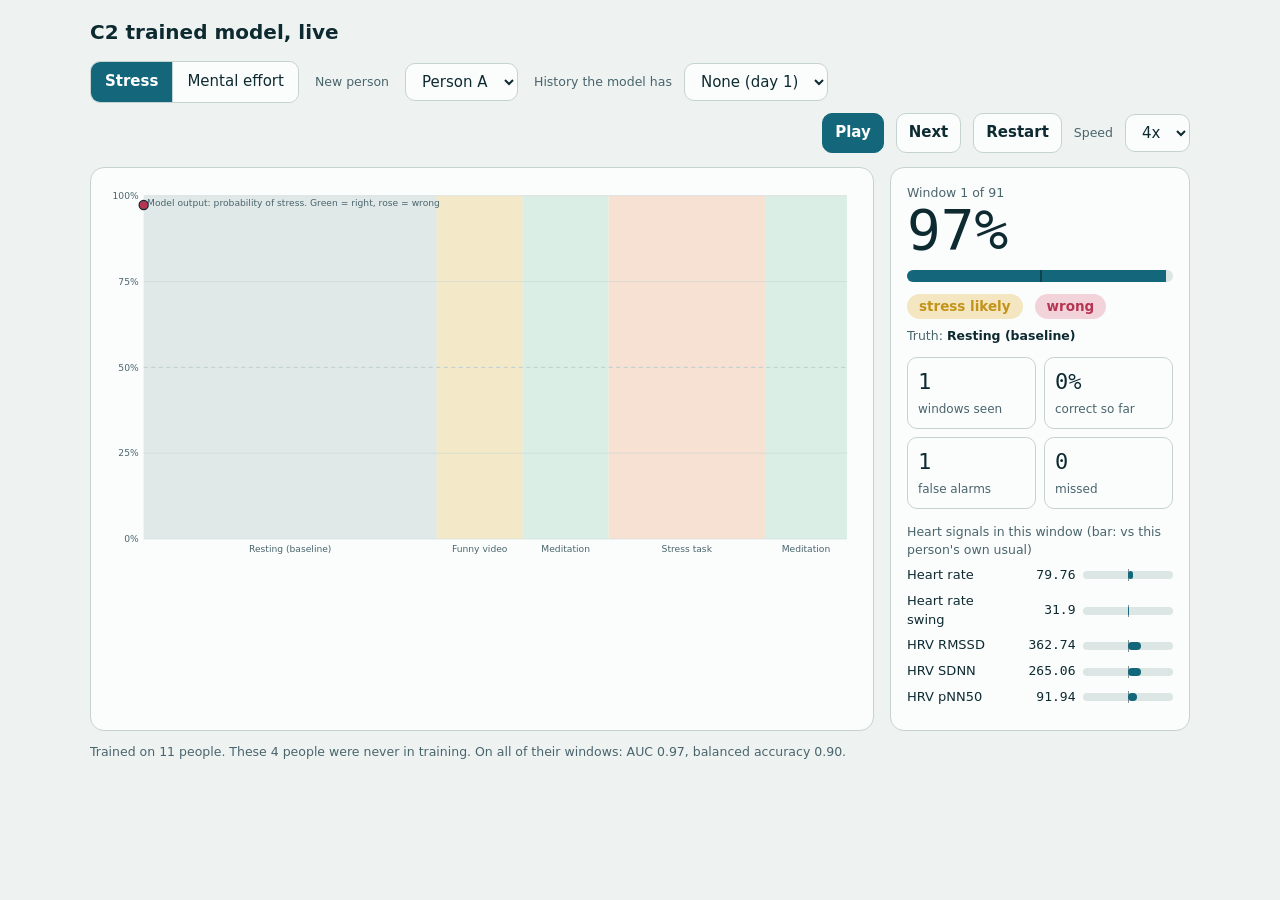
<file: components/c2_capacity/demo/model_live.html>
<!doctype html>
<html lang="en">
<head>
<meta charset="utf-8">
<meta name="viewport" content="width=device-width, initial-scale=1, viewport-fit=cover">
<title>C2 Model Live</title>
<style>
:root{--bg:#EEF3F2;--card:#FBFDFD;--ink:#0E2A31;--soft:#4A646C;--line:#C4D3D1;--tide:#14677A;--tide2:#0C4A59;--ok:#2F8F6B;--okw:#D6EBE2;--bad:#B63552;--badw:#F2D3DA;--warn:#C39319;--warnw:#F3E6C0;--neu:#DCE6E4;--eff:#F6DCCB;--font:'Segoe UI',system-ui,-apple-system,sans-serif;--mono:ui-monospace,Menlo,Consolas,monospace}
@media (prefers-color-scheme:dark){:root{--bg:#0A1A1F;--card:#10262C;--ink:#E4EEEC;--soft:#9DB6B8;--line:#234149;--tide:#4FB3C4;--tide2:#8DD3DF;--ok:#4FBF93;--okw:#123A2E;--bad:#E5718A;--badw:#451A26;--warn:#E0B23D;--warnw:#3B3011;--neu:#173139;--eff:#40240F}}
*{box-sizing:border-box}
body{margin:0;background:var(--bg);color:var(--ink);font-family:var(--font);font-size:15px;line-height:1.45;padding:18px 16px 40px}
.wrap{max-width:1100px;margin:0 auto}
h1{font-size:20px;margin:0 0 14px;font-weight:650}
.bar{display:flex;flex-wrap:wrap;gap:10px 16px;align-items:center;margin-bottom:14px}
.seg{display:inline-flex;border:1px solid var(--line);border-radius:10px;overflow:hidden}
.seg button{background:var(--card);border:0;border-right:1px solid var(--line);padding:9px 14px;cursor:pointer;color:var(--ink);font:inherit}
.seg button:last-child{border-right:0}
.seg button[aria-pressed="true"]{background:var(--tide);color:#fff;font-weight:600}
select,.btn{font:inherit;color:var(--ink);background:var(--card);border:1px solid var(--line);border-radius:10px;padding:8px 12px;min-height:38px}
.btn{cursor:pointer;font-weight:600}
.btn.p{background:var(--tide);border-color:var(--tide);color:#fff}
.lbl{font-size:12.5px;color:var(--soft)}
.grid{display:grid;grid-template-columns:minmax(0,1fr) 300px;gap:16px}
@media (max-width:860px){.grid{grid-template-columns:minmax(0,1fr)}}
.card{background:var(--card);border:1px solid var(--line);border-radius:14px;padding:16px;min-width:0}
.big{font-family:var(--mono);font-size:56px;line-height:1;font-weight:500}
.chip{display:inline-block;border-radius:99px;padding:3px 12px;font-weight:600;font-size:13.5px}
.chip.ok{background:var(--okw);color:var(--ok)}.chip.bad{background:var(--badw);color:var(--bad)}.chip.neu{background:var(--neu);color:var(--soft)}.chip.warn{background:var(--warnw);color:var(--warn)}
.meter{height:12px;border-radius:9px;background:var(--neu);overflow:hidden;position:relative;margin:12px 0}
.meter i{display:block;height:100%;background:var(--tide);transition:width .25s}
.meter b{position:absolute;left:50%;top:0;bottom:0;width:2px;background:var(--ink);opacity:.6}
.row{display:flex;gap:8px 12px;flex-wrap:wrap;align-items:center}
.stats{display:grid;grid-template-columns:repeat(2,1fr);gap:8px;margin-top:12px}
.stat{border:1px solid var(--line);border-radius:10px;padding:8px 10px}
.stat b{display:block;font-family:var(--mono);font-size:22px;font-weight:500}
.stat span{font-size:12px;color:var(--soft)}
svg{display:block;width:100%;height:auto}
.sig{display:grid;grid-template-columns:minmax(0,1.1fr) 62px minmax(0,1fr);gap:8px;align-items:center;margin:7px 0;font-size:13px}
.sig .tr{height:8px;background:var(--neu);border-radius:5px;position:relative}
.sig .tr i{position:absolute;top:0;height:8px;border-radius:5px;background:var(--tide)}
.sig .tr u{position:absolute;left:50%;top:-2px;bottom:-2px;width:1px;background:var(--soft);opacity:.7}
.mono{font-family:var(--mono)}
.foot{margin-top:12px;font-size:12.5px;color:var(--soft)}
</style>
</head>
<body>
<div class="wrap">
  <h1>C2 trained model, live</h1>
  <div class="bar">
    <div class="seg" id="mSeg" role="group" aria-label="Model">
      <button type="button" data-m="stress" aria-pressed="true">Stress</button>
      <button type="button" data-m="load" aria-pressed="false">Mental effort</button>
    </div>
    <label class="lbl" for="pSel">New person</label><select id="pSel"></select>
    <span id="hWrap" class="row" hidden><label class="lbl" for="hSel">History the model has</label>
      <select id="hSel"><option value="none">None (day 1)</option><option value="10">10 windows</option><option value="full">Full</option></select></span>
    <span class="row" style="margin-left:auto">
      <button class="btn p" id="play" type="button">Play</button>
      <button class="btn" id="step" type="button">Next</button>
      <button class="btn" id="restart" type="button">Restart</button>
      <label class="lbl" for="spd">Speed</label>
      <select id="spd"><option value="1">1x</option><option value="2">2x</option><option value="4" selected>4x</option><option value="8">8x</option></select>
    </span>
  </div>
  <div class="grid">
    <div class="card"><svg id="chart" viewBox="0 0 900 470" role="img" aria-label="Model output over time"></svg></div>
    <div class="card" aria-live="polite">
      <div class="lbl" id="rdLbl"></div>
      <div class="big" id="pct">0%</div>
      <div class="meter"><i id="mt" style="width:0"></i><b></b></div>
      <div class="row"><span class="chip neu" id="says"></span><span class="chip neu" id="verdict"></span></div>
      <div class="lbl" style="margin-top:8px">Truth: <b id="truth" style="color:var(--ink)"></b></div>
      <div class="stats">
        <div class="stat"><b id="sSeen">0</b><span>windows seen</span></div>
        <div class="stat"><b id="sAcc">-</b><span>correct so far</span></div>
        <div class="stat"><b id="sFp">0</b><span>false alarms</span></div>
        <div class="stat"><b id="sFn">0</b><span>missed</span></div>
      </div>
      <div style="margin-top:14px" id="sigs"></div>
    </div>
  </div>
  <p class="foot" id="foot"></p>
</div>
<script>
var MODELS={"load":{"features":["hr_mean","hr_std","rmssd","sdnn","pnn50"],"mean":[-0.00483,0.12222,0.0973,0.12552,0.04344],"scale":[0.90695,0.83974,0.8391,0.92217,0.83833],"coef":[0.84381,-0.05986,0.8248,-0.57835,0.40406],"intercept":0.27408,"heldout":{"people":8,"windows":199,"auc":0.8,"bacc":0.71,"f1":0.81},"pop":{"med":[86.5366,11.0556,126.5305,88.8894,45.4545],"iqr":[17.055,7.4526,89.9697,56.5517,45.9715]},"cold":[{"k":0,"auc":0.642,"bacc":0.579},{"k":1,"auc":0.667,"bacc":0.614},{"k":3,"auc":0.681,"bacc":0.639},{"k":5,"auc":0.679,"bacc":0.644},{"k":10,"auc":0.727,"bacc":0.67},{"k":15,"auc":0.73,"bacc":0.67},{"k":25,"auc":0.737,"bacc":0.675}],"train":{"people":42,"windows":1046},"windows":[{"p":"A","cond":"Baseline","t":0,"o":13,"raw":[101.0,11.48,73.76,70.43,16.16],"z":[-0.27,0.015,-0.081,0.0,-0.027],"y":0},{"p":"A","cond":"Baseline","t":30,"o":10,"raw":[100.33,11.72,107.07,82.55,21.43],"z":[-0.373,0.03,0.143,0.124,0.096],"y":0},{"p":"A","cond":"Baseline","t":60,"o":2,"raw":[99.54,12.92,104.45,81.66,19.39],"z":[-0.495,0.101,0.126,0.115,0.049],"y":0},{"p":"A","cond":"Baseline","t":90,"o":24,"raw":[97.83,11.22,85.82,90.15,17.89],"z":[-0.759,0.0,0.0,0.202,0.014],"y":0},{"p":"A","cond":"Baseline","t":120,"o":17,"raw":[99.86,7.86,57.5,62.22,10.42],"z":[-0.446,-0.2,-0.191,-0.084,-0.161],"y":0},{"p":"A","cond":"Nback","t":0,"o":9,"raw":[96.96,26.88,286.77,215.69,56.67],"z":[-0.894,0.931,1.356,1.485,0.919],"y":1},{"p":"A","cond":"Nback","t":30,"o":21,"raw":[103.92,25.02,211.86,173.5,45.54],"z":[0.181,0.82,0.851,1.054,0.659],"y":1},{"p":"A","cond":"Nback","t":60,"o":16,"raw":[101.38,26.85,282.4,184.96,57.14],"z":[-0.212,0.929,1.327,1.171,0.93],"y":1},{"p":"A","cond":"Nback","t":90,"o":18,"raw":[102.75,22.39,232.29,146.46,58.42],"z":[0.0,0.664,0.989,0.777,0.96],"y":1},{"p":"A","cond":"Nback","t":120,"o":19,"raw":[96.96,21.8,199.17,146.96,61.05],"z":[-0.894,0.629,0.765,0.783,1.021],"y":1},{"p":"A","cond":"Stroop","t":0,"o":3,"raw":[100.3,24.24,192.59,180.4,53.61],"z":[-0.378,0.774,0.721,1.124,0.848],"y":1},{"p":"A","cond":"Stroop","t":30,"o":14,"raw":[107.7,19.41,129.33,102.25,45.63],"z":[0.765,0.487,0.294,0.325,0.661],"y":1},{"p":"A","cond":"Stroop","t":60,"o":7,"raw":[105.5,21.31,169.82,122.65,54.9],"z":[0.425,0.6,0.567,0.534,0.878],"y":1},{"p":"A","cond":"Stroop","t":90,"o":12,"raw":[106.86,17.44,146.86,108.11,37.5],"z":[0.636,0.37,0.412,0.385,0.471],"y":1},{"p":"A","cond":"Stroop","t":120,"o":23,"raw":[106.81,10.52,90.68,66.55,17.31],"z":[0.627,-0.042,0.033,-0.04,0.0],"y":1},{"p":"A","cond":"Logic","t":0,"o":22,"raw":[108.53,4.44,21.68,23.46,0.94],"z":[0.892,-0.404,-0.433,-0.48,-0.382],"y":1},{"p":"A","cond":"Logic","t":30,"o":20,"raw":[108.85,3.38,21.09,17.38,2.8],"z":[0.942,-0.466,-0.437,-0.542,-0.339],"y":1},{"p":"A","cond":"Logic","t":60,"o":5,"raw":[106.27,4.94,30.76,26.59,8.65],"z":[0.544,-0.373,-0.372,-0.448,-0.202],"y":1},{"p":"A","cond":"Logic","t":90,"o":1,"raw":[103.7,4.49,28.44,24.87,4.9],"z":[0.147,-0.4,-0.387,-0.466,-0.29],"y":1},{"p":"A","cond":"Logic","t":120,"o":0,"raw":[102.45,3.75,20.39,21.3,0.0],"z":[-0.046,-0.444,-0.442,-0.502,-0.404],"y":1},{"p":"A","cond":"Sudoku","t":0,"o":11,"raw":[107.73,7.52,38.3,36.33,4.72],"z":[0.769,-0.22,-0.321,-0.349,-0.294],"y":1},{"p":"A","cond":"Sudoku","t":30,"o":4,"raw":[109.02,4.47,18.56,22.23,0.0],"z":[0.969,-0.402,-0.454,-0.493,-0.404],"y":1},{"p":"A","cond":"Sudoku","t":60,"o":8,"raw":[106.22,4.73,17.54,24.85,0.0],"z":[0.536,-0.386,-0.461,-0.466,-0.404],"y":1},{"p":"A","cond":"Sudoku","t":90,"o":15,"raw":[102.59,3.39,17.52,19.01,0.0],"z":[-0.025,-0.466,-0.461,-0.526,-0.404],"y":1},{"p":"A","cond":"Sudoku","t":120,"o":6,"raw":[102.64,3.36,16.16,18.74,0.99],"z":[-0.017,-0.468,-0.47,-0.529,-0.381],"y":1},{"p":"B","cond":"Baseline","t":0,"o":13,"raw":[95.21,11.23,81.25,64.32,26.88],"z":[0.257,-0.519,-0.501,-0.444,-0.725],"y":0},{"p":"B","cond":"Baseline","t":30,"o":10,"raw":[97.24,6.74,60.88,44.48,28.42],"z":[0.534,-1.488,-0.734,-0.808,-0.628],"y":0},{"p":"B","cond":"Baseline","t":60,"o":2,"raw":[96.28,7.1,63.26,47.82,28.72],"z":[0.403,-1.411,-0.707,-0.747,-0.609],"y":0},{"p":"B","cond":"Baseline","t":90,"o":24,"raw":[95.7,6.24,45.15,42.37,17.02],"z":[0.323,-1.597,-0.914,-0.847,-1.341],"y":0},{"p":"B","cond":"Baseline","t":120,"o":17,"raw":[96.53,12.98,79.38,62.71,24.47],"z":[0.438,-0.141,-0.522,-0.473,-0.876],"y":0},{"p":"B","cond":"Nback","t":0,"o":9,"raw":[101.27,6.78,48.95,43.78,14.29],"z":[1.086,-1.48,-0.87,-0.821,-1.513],"y":1},{"p":"B","cond":"Nback","t":30,"o":21,"raw":[98.95,15.0,103.36,89.55,22.68],"z":[0.769,0.293,-0.248,0.02,-0.987],"y":1},{"p":"B","cond":"Nback","t":60,"o":16,"raw":[98.15,18.38,110.19,88.48,39.58],"z":[0.659,1.022,-0.17,0.0,0.07],"y":1},{"p":"B","cond":"Nback","t":90,"o":18,"raw":[95.42,13.64,94.36,69.23,46.24],"z":[0.285,0.0,-0.351,-0.354,0.486],"y":1},{"p":"B","cond":"Nback","t":120,"o":19,"raw":[93.34,6.13,52.54,42.27,30.77],"z":[0.0,-1.618,-0.829,-0.849,-0.481],"y":1},{"p":"B","cond":"Stroop","t":0,"o":3,"raw":[91.7,13.77,147.78,112.38,50.56],"z":[-0.225,0.028,0.26,0.439,0.757],"y":1},{"p":"B","cond":"Stroop","t":30,"o":14,"raw":[87.83,25.15,260.56,175.86,82.93],"z":[-0.754,2.482,1.55,1.605,2.782],"y":1},{"p":"B","cond":"Stroop","t":60,"o":7,"raw":[91.18,26.94,299.75,196.38,76.74],"z":[-0.295,2.868,1.998,1.982,2.395],"y":1},{"p":"B","cond":"Stroop","t":90,"o":12,"raw":[96.3,22.1,210.55,126.19,68.09],"z":[0.406,1.825,0.978,0.693,1.854],"y":1},{"p":"B","cond":"Stroop","t":120,"o":23,"raw":[95.67,21.02,219.35,132.21,70.21],"z":[0.32,1.59,1.079,0.803,1.987],"y":1},{"p":"B","cond":"Logic","t":0,"o":22,"raw":[93.61,12.73,98.01,77.87,33.7],"z":[0.037,-0.197,-0.309,-0.195,-0.298],"y":1},{"p":"B","cond":"Logic","t":30,"o":20,"raw":[93.14,15.14,125.03,87.0,38.46],"z":[-0.027,0.324,0.0,-0.027,0.0],"y":1},{"p":"B","cond":"Logic","t":60,"o":5,"raw":[87.37,17.55,175.79,118.76,44.71],"z":[-0.817,0.843,0.581,0.556,0.391],"y":1},{"p":"B","cond":"Logic","t":90,"o":1,"raw":[85.7,15.41,168.68,124.36,40.96],"z":[-1.046,0.381,0.499,0.659,0.157],"y":1},{"p":"B","cond":"Logic","t":120,"o":0,"raw":[86.42,11.46,181.63,126.02,36.9],"z":[-0.947,-0.47,0.647,0.69,-0.097],"y":1},{"p":"B","cond":"Sudoku","t":0,"o":11,"raw":[89.28,14.54,131.64,97.66,39.53],"z":[-0.556,0.193,0.076,0.169,0.067],"y":1},{"p":"B","cond":"Sudoku","t":30,"o":4,"raw":[88.53,7.94,92.17,64.91,31.03],"z":[-0.658,-1.229,-0.376,-0.433,-0.465],"y":1},{"p":"B","cond":"Sudoku","t":60,"o":8,"raw":[87.37,12.67,139.43,98.59,44.05],"z":[-0.817,-0.21,0.165,0.186,0.35],"y":1},{"p":"B","cond":"Sudoku","t":90,"o":15,"raw":[89.8,15.87,161.44,112.5,43.68],"z":[-0.484,0.481,0.416,0.441,0.326],"y":1},{"p":"B","cond":"Sudoku","t":120,"o":6,"raw":[88.97,13.15,126.06,85.16,33.33],"z":[-0.597,-0.107,0.012,-0.061,-0.321],"y":1},{"p":"C","cond":"Baseline","t":0,"o":13,"raw":[84.97,3.25,35.52,26.57,9.64],"z":[-0.411,-0.794,-0.565,-0.576,-0.2],"y":0},{"p":"C","cond":"Baseline","t":30,"o":10,"raw":[83.7,3.27,39.93,27.11,14.81],"z":[-0.747,-0.793,-0.521,-0.568,-0.057],"y":0},{"p":"C","cond":"Baseline","t":60,"o":2,"raw":[84.25,3.36,34.81,28.09,10.98],"z":[-0.602,-0.783,-0.572,-0.555,-0.163],"y":0},{"p":"C","cond":"Baseline","t":90,"o":24,"raw":[86.53,3.53,28.88,28.26,5.95],"z":[0.0,-0.764,-0.632,-0.552,-0.302],"y":0},{"p":"C","cond":"Baseline","t":120,"o":17,"raw":[85.42,3.85,33.36,31.52,5.95],"z":[-0.293,-0.729,-0.587,-0.506,-0.302],"y":0},{"p":"C","cond":"Nback","t":0,"o":9,"raw":[87.13,8.02,86.27,59.99,23.53],"z":[0.159,-0.271,-0.056,-0.107,0.185],"y":1},{"p":"C","cond":"Nback","t":30,"o":21,"raw":[87.5,19.1,132.24,112.38,40.0],"z":[0.256,0.945,0.405,0.629,0.641],"y":1},{"p":"C","cond":"Nback","t":60,"o":16,"raw":[88.92,21.6,184.03,130.5,63.95],"z":[0.63,1.219,0.925,0.883,1.305],"y":1},{"p":"C","cond":"Nback","t":90,"o":18,"raw":[91.23,25.46,229.67,151.61,74.42],"z":[1.239,1.643,1.383,1.18,1.595],"y":1},{"p":"C","cond":"Nback","t":120,"o":19,"raw":[90.03,26.67,247.87,172.37,63.41],"z":[0.924,1.775,1.565,1.471,1.29],"y":1},{"p":"C","cond":"Stroop","t":0,"o":3,"raw":[88.44,12.1,137.01,107.89,34.48],"z":[0.503,0.177,0.453,0.566,0.489],"y":1},{"p":"C","cond":"Stroop","t":30,"o":14,"raw":[91.55,7.38,66.58,50.78,16.85],"z":[1.323,-0.341,-0.253,-0.236,0.0],"y":1},{"p":"C","cond":"Stroop","t":60,"o":7,"raw":[91.09,4.8,39.82,34.78,7.87],"z":[1.202,-0.624,-0.522,-0.461,-0.249],"y":1},{"p":"C","cond":"Stroop","t":90,"o":12,"raw":[91.96,3.1,27.85,21.89,3.33],"z":[1.431,-0.811,-0.642,-0.642,-0.375],"y":1},{"p":"C","cond":"Stroop","t":120,"o":23,"raw":[93.63,10.49,63.44,52.0,12.09],"z":[1.873,0.0,-0.285,-0.219,-0.132],"y":1},{"p":"C","cond":"Logic","t":0,"o":22,"raw":[85.13,6.82,69.33,47.25,12.05],"z":[-0.37,-0.403,-0.226,-0.286,-0.133],"y":1},{"p":"C","cond":"Logic","t":30,"o":20,"raw":[84.12,12.4,91.84,67.58,14.63],"z":[-0.637,0.209,0.0,0.0,-0.062],"y":1},{"p":"C","cond":"Logic","t":60,"o":5,"raw":[84.43,13.2,109.57,72.01,14.63],"z":[-0.555,0.297,0.178,0.062,-0.062],"y":1},{"p":"C","cond":"Logic","t":90,"o":1,"raw":[85.49,8.62,72.91,55.52,9.64],"z":[-0.274,-0.206,-0.19,-0.169,-0.2],"y":1},{"p":"C","cond":"Logic","t":120,"o":0,"raw":[85.7,13.92,100.21,77.28,19.28],"z":[-0.221,0.376,0.084,0.136,0.067],"y":1},{"p":"C","cond":"Sudoku","t":0,"o":11,"raw":[87.0,10.32,114.61,69.35,47.06],"z":[0.123,-0.019,0.228,0.025,0.837],"y":1},{"p":"C","cond":"Sudoku","t":30,"o":4,"raw":[85.22,11.62,140.87,95.54,40.96],"z":[-0.346,0.124,0.492,0.393,0.668],"y":1},{"p":"C","cond":"Sudoku","t":60,"o":8,"raw":[84.62,12.82,161.68,106.0,49.4],"z":[-0.505,0.256,0.701,0.539,0.902],"y":1},{"p":"C","cond":"Sudoku","t":90,"o":15,"raw":[85.62,14.23,170.69,113.85,61.9],"z":[-0.239,0.411,0.791,0.65,1.249],"y":1},{"p":"C","cond":"Sudoku","t":120,"o":6,"raw":[87.53,17.19,139.61,94.41,61.18],"z":[0.262,0.736,0.479,0.377,1.228],"y":1},{"p":"D","cond":"Baseline","t":0,"o":13,"raw":[60.06,6.6,165.16,109.5,68.97],"z":[-3.952,-0.748,0.506,0.225,0.0],"y":0},{"p":"D","cond":"Baseline","t":30,"o":10,"raw":[64.58,10.0,148.68,122.33,70.97],"z":[-2.031,0.258,0.161,0.549,0.136],"y":0},{"p":"D","cond":"Baseline","t":60,"o":2,"raw":[69.35,9.62,144.55,105.05,65.67],"z":[0.0,0.145,0.075,0.112,-0.224],"y":0},{"p":"D","cond":"Baseline","t":90,"o":24,"raw":[69.56,7.08,126.4,81.45,61.76],"z":[0.088,-0.606,-0.305,-0.485,-0.49],"y":0},{"p":"D","cond":"Baseline","t":120,"o":17,"raw":[67.84,6.36,127.41,81.86,64.62],"z":[-0.645,-0.818,-0.284,-0.475,-0.296],"y":0},{"p":"D","cond":"Nback","t":0,"o":9,"raw":[69.58,8.88,108.81,92.14,55.22],"z":[0.094,-0.072,-0.673,-0.215,-0.934],"y":1},{"p":"D","cond":"Nback","t":30,"o":21,"raw":[66.33,6.34,107.76,82.37,53.12],"z":[-1.287,-0.826,-0.695,-0.462,-1.077],"y":1},{"p":"D","cond":"Nback","t":60,"o":16,"raw":[65.57,7.96,142.47,105.79,69.84],"z":[-1.609,-0.346,0.031,0.131,0.06],"y":1},{"p":"D","cond":"Nback","t":90,"o":18,"raw":[65.33,10.37,161.6,134.62,77.78],"z":[-1.713,0.366,0.432,0.86,0.599],"y":1},{"p":"D","cond":"Nback","t":120,"o":19,"raw":[68.41,15.5,186.39,148.33,78.79],"z":[-0.403,1.884,0.951,1.207,0.668],"y":1},{"p":"D","cond":"Stroop","t":0,"o":3,"raw":[80.13,19.05,242.81,166.24,83.12],"z":[4.583,2.934,2.131,1.66,0.962],"y":1},{"p":"D","cond":"Stroop","t":30,"o":14,"raw":[73.04,19.9,277.99,191.01,86.96],"z":[1.569,3.188,2.867,2.287,1.223],"y":1},{"p":"D","cond":"Stroop","t":60,"o":7,"raw":[68.46,17.29,264.25,171.97,83.58],"z":[-0.379,2.414,2.58,1.805,0.994],"y":1},{"p":"D","cond":"Stroop","t":90,"o":12,"raw":[70.34,16.92,179.93,143.04,83.82],"z":[0.418,2.305,0.815,1.073,1.01],"y":1},{"p":"D","cond":"Stroop","t":120,"o":23,"raw":[70.66,10.46,140.97,117.4,76.47],"z":[0.554,0.394,0.0,0.424,0.51],"y":1},{"p":"D","cond":"Logic","t":0,"o":22,"raw":[67.64,12.01,176.54,121.54,75.38],"z":[-0.73,0.852,0.744,0.529,0.436],"y":1},{"p":"D","cond":"Logic","t":30,"o":20,"raw":[68.17,7.09,120.48,87.91,57.58],"z":[-0.503,-0.605,-0.429,-0.322,-0.775],"y":1},{"p":"D","cond":"Logic","t":60,"o":5,"raw":[68.52,9.66,127.81,96.52,55.22],"z":[-0.356,0.157,-0.275,-0.104,-0.934],"y":1},{"p":"D","cond":"Logic","t":90,"o":1,"raw":[69.32,10.18,150.94,100.63,68.66],"z":[-0.016,0.309,0.209,0.0,-0.021],"y":1},{"p":"D","cond":"Logic","t":120,"o":0,"raw":[69.93,7.6,136.52,85.36,72.06],"z":[0.244,-0.453,-0.093,-0.386,0.21],"y":1},{"p":"D","cond":"Sudoku","t":0,"o":11,"raw":[76.76,9.13,117.37,85.81,56.0],"z":[3.15,0.0,-0.494,-0.375,-0.882],"y":1},{"p":"D","cond":"Sudoku","t":30,"o":4,"raw":[73.38,7.31,88.68,82.8,52.78],"z":[1.713,-0.539,-1.094,-0.451,-1.101],"y":1},{"p":"D","cond":"Sudoku","t":60,"o":8,"raw":[69.95,6.33,109.57,75.39,69.12],"z":[0.252,-0.828,-0.657,-0.638,0.01],"y":1},{"p":"D","cond":"Sudoku","t":90,"o":15,"raw":[69.52,6.96,106.74,80.93,67.16],"z":[0.071,-0.641,-0.716,-0.498,-0.122],"y":1},{"p":"D","cond":"Sudoku","t":120,"o":6,"raw":[70.19,6.86,95.59,78.29,63.24],"z":[0.355,-0.67,-0.95,-0.565,-0.39],"y":1},{"p":"E","cond":"Baseline","t":0,"o":13,"raw":[92.81,6.9,55.29,50.73,26.67],"z":[-2.586,-0.238,-0.388,0.042,0.412],"y":0},{"p":"E","cond":"Baseline","t":30,"o":10,"raw":[94.57,5.49,50.93,38.96,15.05],"z":[-2.178,-0.587,-0.505,-0.713,-0.108],"y":0},{"p":"E","cond":"Baseline","t":60,"o":2,"raw":[94.94,5.4,41.75,36.93,11.83],"z":[-2.091,-0.611,-0.752,-0.842,-0.253],"y":0},{"p":"E","cond":"Baseline","t":90,"o":24,"raw":[94.96,7.86,69.75,50.53,27.96],"z":[-2.085,0.0,0.0,0.029,0.469],"y":0},{"p":"E","cond":"Baseline","t":120,"o":17,"raw":[95.55,10.21,99.08,66.15,34.04],"z":[-1.949,0.583,0.788,1.031,0.742],"y":0},{"p":"E","cond":"Nback","t":0,"o":9,"raw":[102.94,8.58,79.25,50.07,39.6],"z":[-0.229,0.178,0.255,0.0,0.991],"y":1},{"p":"E","cond":"Nback","t":30,"o":21,"raw":[102.7,9.53,89.65,51.09,42.57],"z":[-0.285,0.413,0.535,0.065,1.124],"y":1},{"p":"E","cond":"Nback","t":60,"o":16,"raw":[103.78,10.59,94.43,53.99,34.65],"z":[-0.032,0.676,0.663,0.251,0.769],"y":1},{"p":"E","cond":"Nback","t":90,"o":18,"raw":[102.4,11.4,99.5,62.83,40.59],"z":[-0.354,0.878,0.799,0.818,1.035],"y":1},{"p":"E","cond":"Nback","t":120,"o":19,"raw":[101.94,16.44,134.26,86.01,48.48],"z":[-0.462,2.127,1.733,2.304,1.388],"y":1},{"p":"E","cond":"Stroop","t":0,"o":3,"raw":[109.19,10.93,85.17,52.32,32.71],"z":[1.228,0.761,0.414,0.144,0.682],"y":1},{"p":"E","cond":"Stroop","t":30,"o":14,"raw":[107.93,8.65,66.41,40.08,18.87],"z":[0.933,0.195,-0.09,-0.641,0.062],"y":1},{"p":"E","cond":"Stroop","t":60,"o":7,"raw":[106.98,4.33,32.56,22.71,6.67],"z":[0.711,-0.875,-0.999,-1.755,-0.484],"y":1},{"p":"E","cond":"Stroop","t":90,"o":12,"raw":[106.55,8.32,70.45,42.96,14.42],"z":[0.613,0.114,0.019,-0.456,-0.137],"y":1},{"p":"E","cond":"Stroop","t":120,"o":23,"raw":[104.93,10.41,87.77,59.12,26.21],"z":[0.235,0.632,0.484,0.58,0.391],"y":1},{"p":"E","cond":"Logic","t":0,"o":22,"raw":[103.87,8.11,47.94,50.38,15.69],"z":[-0.013,0.061,-0.586,0.02,-0.08],"y":1},{"p":"E","cond":"Logic","t":30,"o":20,"raw":[105.15,7.63,55.47,42.51,17.48],"z":[0.286,-0.057,-0.383,-0.485,0.0],"y":1},{"p":"E","cond":"Logic","t":60,"o":5,"raw":[103.89,9.29,72.07,48.29,20.59],"z":[-0.006,0.353,0.062,-0.114,0.139],"y":1},{"p":"E","cond":"Logic","t":90,"o":1,"raw":[103.92,4.88,36.22,27.14,7.84],"z":[0.0,-0.738,-0.901,-1.47,-0.431],"y":1},{"p":"E","cond":"Logic","t":120,"o":0,"raw":[105.07,5.74,51.13,36.96,7.77],"z":[0.267,-0.527,-0.5,-0.841,-0.435],"y":1},{"p":"E","cond":"Sudoku","t":0,"o":11,"raw":[103.92,4.18,34.83,23.4,12.87],"z":[0.0,-0.912,-0.938,-1.71,-0.206],"y":1},{"p":"E","cond":"Sudoku","t":30,"o":4,"raw":[106.69,3.53,26.36,18.74,6.73],"z":[0.646,-1.073,-1.165,-2.009,-0.481],"y":1},{"p":"E","cond":"Sudoku","t":60,"o":8,"raw":[108.84,3.22,25.58,16.38,4.72],"z":[1.146,-1.151,-1.186,-2.16,-0.571],"y":1},{"p":"E","cond":"Sudoku","t":90,"o":15,"raw":[108.35,6.17,69.89,52.55,4.72],"z":[1.032,-0.42,0.004,0.159,-0.571],"y":1},{"p":"E","cond":"Sudoku","t":120,"o":6,"raw":[107.45,6.57,71.75,53.63,10.38],"z":[0.821,-0.321,0.054,0.228,-0.318],"y":1},{"p":"F","cond":"Baseline","t":30,"o":12,"raw":[82.81,8.23,57.86,71.81,30.0],"z":[-0.995,0.683,-0.211,1.525,-0.169],"y":0},{"p":"F","cond":"Baseline","t":60,"o":9,"raw":[85.51,7.77,50.14,66.32,28.57],"z":[-0.388,0.402,-0.672,1.044,-0.269],"y":0},{"p":"F","cond":"Baseline","t":90,"o":1,"raw":[91.62,6.25,50.5,45.72,20.0],"z":[0.985,-0.533,-0.651,-0.757,-0.875],"y":0},{"p":"F","cond":"Baseline","t":120,"o":23,"raw":[93.41,6.26,46.67,45.58,10.99],"z":[1.387,-0.523,-0.88,-0.769,-1.511],"y":0},{"p":"F","cond":"Nback","t":0,"o":16,"raw":[111.14,7.98,27.6,39.11,3.7],"z":[5.371,0.529,-2.021,-1.335,-2.026],"y":1},{"p":"F","cond":"Nback","t":30,"o":8,"raw":[110.21,8.68,31.65,43.44,8.33],"z":[5.161,0.955,-1.779,-0.957,-1.699],"y":1},{"p":"F","cond":"Nback","t":60,"o":20,"raw":[95.92,10.79,61.87,73.48,20.43],"z":[1.952,2.25,0.029,1.671,-0.844],"y":1},{"p":"F","cond":"Nback","t":90,"o":15,"raw":[87.34,8.69,75.22,67.37,31.76],"z":[0.023,0.963,0.828,1.137,-0.044],"y":1},{"p":"F","cond":"Nback","t":120,"o":17,"raw":[88.26,8.01,64.47,60.44,26.74],"z":[0.231,0.55,0.185,0.53,-0.398],"y":1},{"p":"F","cond":"Stroop","t":0,"o":18,"raw":[87.23,6.87,51.77,53.23,34.12],"z":[-0.003,-0.153,-0.575,-0.101,0.122],"y":1},{"p":"F","cond":"Stroop","t":30,"o":7,"raw":[84.86,6.86,69.07,57.0,46.99],"z":[-0.534,-0.156,0.46,0.229,1.031],"y":1},{"p":"F","cond":"Stroop","t":60,"o":13,"raw":[87.25,7.62,74.05,60.21,47.06],"z":[0.003,0.306,0.758,0.51,1.036],"y":1},{"p":"F","cond":"Stroop","t":90,"o":11,"raw":[88.65,7.13,70.0,51.31,42.53],"z":[0.316,0.01,0.515,-0.268,0.716],"y":1},{"p":"F","cond":"Stroop","t":120,"o":6,"raw":[90.29,6.9,66.44,49.42,32.95],"z":[0.687,-0.132,0.303,-0.434,0.04],"y":1},{"p":"F","cond":"Logic","t":0,"o":22,"raw":[86.88,7.34,68.28,59.19,41.67],"z":[-0.081,0.134,0.413,0.421,0.655],"y":1},{"p":"F","cond":"Logic","t":30,"o":21,"raw":[85.69,6.71,72.33,55.1,42.86],"z":[-0.347,-0.252,0.655,0.063,0.739],"y":1},{"p":"F","cond":"Logic","t":60,"o":19,"raw":[84.91,5.85,71.27,49.08,45.78],"z":[-0.524,-0.778,0.592,-0.463,0.946],"y":1},{"p":"F","cond":"Logic","t":90,"o":2,"raw":[86.01,5.23,65.67,43.32,45.24],"z":[-0.276,-1.156,0.257,-0.967,0.908],"y":1},{"p":"F","cond":"Logic","t":120,"o":3,"raw":[86.45,5.87,60.89,48.1,35.29],"z":[-0.177,-0.766,-0.029,-0.549,0.205],"y":1},{"p":"F","cond":"Sudoku","t":0,"o":4,"raw":[90.03,7.1,57.02,52.54,31.82],"z":[0.628,-0.01,-0.261,-0.161,-0.04],"y":1},{"p":"F","cond":"Sudoku","t":30,"o":0,"raw":[87.92,8.36,51.74,68.23,31.4],"z":[0.152,0.761,-0.577,1.212,-0.07],"y":1},{"p":"F","cond":"Sudoku","t":60,"o":10,"raw":[82.26,6.27,59.75,55.71,37.5],"z":[-1.118,-0.516,-0.097,0.117,0.361],"y":1},{"p":"F","cond":"Sudoku","t":90,"o":14,"raw":[83.98,6.38,54.15,53.65,28.05],"z":[-0.731,-0.449,-0.432,-0.063,-0.306],"y":1},{"p":"F","cond":"Sudoku","t":120,"o":5,"raw":[86.88,7.32,65.29,58.65,37.65],"z":[-0.08,0.127,0.234,0.374,0.372],"y":1},{"p":"G","cond":"Baseline","t":0,"o":13,"raw":[75.49,9.03,143.09,89.55,65.75],"z":[0.0,0.0,0.0,-0.088,0.029],"y":0},{"p":"G","cond":"Baseline","t":30,"o":10,"raw":[75.33,10.38,166.31,102.68,72.6],"z":[-0.082,0.367,0.44,0.307,0.509],"y":0},{"p":"G","cond":"Baseline","t":60,"o":2,"raw":[75.85,11.66,175.66,113.53,75.68],"z":[0.183,0.713,0.617,0.634,0.725],"y":0},{"p":"G","cond":"Baseline","t":90,"o":24,"raw":[74.7,9.69,140.67,95.18,56.16],"z":[-0.408,0.179,-0.046,0.082,-0.643],"y":0},{"p":"G","cond":"Baseline","t":120,"o":17,"raw":[76.5,11.27,152.34,99.82,60.0],"z":[0.516,0.609,0.175,0.221,-0.374],"y":0},{"p":"G","cond":"Nback","t":0,"o":9,"raw":[71.26,7.97,144.88,90.94,76.81],"z":[-2.175,-0.287,0.034,-0.046,0.804],"y":1},{"p":"G","cond":"Nback","t":30,"o":21,"raw":[73.4,8.14,136.73,90.35,71.83],"z":[-1.079,-0.241,-0.12,-0.063,0.455],"y":1},{"p":"G","cond":"Nback","t":60,"o":16,"raw":[74.61,7.17,106.37,75.32,58.33],"z":[-0.453,-0.506,-0.696,-0.516,-0.491],"y":1},{"p":"G","cond":"Nback","t":90,"o":18,"raw":[73.89,8.17,136.56,86.45,63.38],"z":[-0.827,-0.233,-0.124,-0.181,-0.137],"y":1},{"p":"G","cond":"Nback","t":120,"o":19,"raw":[72.91,8.92,149.11,95.51,69.01],"z":[-1.327,-0.03,0.114,0.091,0.258],"y":1},{"p":"G","cond":"Stroop","t":0,"o":3,"raw":[76.6,15.3,165.66,114.21,73.33],"z":[0.567,1.702,0.428,0.654,0.561],"y":1},{"p":"G","cond":"Stroop","t":30,"o":14,"raw":[76.96,8.64,132.91,85.95,64.86],"z":[0.755,-0.105,-0.193,-0.196,-0.033],"y":1},{"p":"G","cond":"Stroop","t":60,"o":7,"raw":[77.02,12.48,181.03,108.57,62.67],"z":[0.786,0.938,0.719,0.484,-0.187],"y":1},{"p":"G","cond":"Stroop","t":90,"o":12,"raw":[75.45,13.47,207.77,122.12,75.68],"z":[-0.022,1.206,1.225,0.892,0.725],"y":1},{"p":"G","cond":"Stroop","t":120,"o":23,"raw":[75.25,16.04,177.26,123.67,80.82],"z":[-0.123,1.904,0.647,0.939,1.085],"y":1},{"p":"G","cond":"Logic","t":0,"o":22,"raw":[75.59,10.71,168.72,106.04,67.12],"z":[0.052,0.457,0.486,0.408,0.125],"y":1},{"p":"G","cond":"Logic","t":30,"o":20,"raw":[74.56,13.93,228.66,147.22,57.75],"z":[-0.478,1.332,1.621,1.647,-0.532],"y":1},{"p":"G","cond":"Logic","t":60,"o":5,"raw":[74.72,12.38,195.34,132.95,53.42],"z":[-0.398,0.911,0.99,1.218,-0.835],"y":1},{"p":"G","cond":"Logic","t":90,"o":1,"raw":[78.1,7.26,95.08,66.88,43.42],"z":[1.338,-0.481,-0.91,-0.769,-1.536],"y":1},{"p":"G","cond":"Logic","t":120,"o":0,"raw":[80.57,8.15,89.67,66.24,35.9],"z":[2.61,-0.238,-1.012,-0.789,-2.063],"y":1},{"p":"G","cond":"Sudoku","t":0,"o":11,"raw":[75.86,9.93,136.57,92.46,68.49],"z":[0.186,0.246,-0.123,0.0,0.221],"y":1},{"p":"G","cond":"Sudoku","t":30,"o":4,"raw":[74.65,6.78,106.69,69.3,58.33],"z":[-0.433,-0.609,-0.69,-0.697,-0.491],"y":1},{"p":"G","cond":"Sudoku","t":60,"o":8,"raw":[75.8,7.25,115.94,72.62,73.97],"z":[0.155,-0.482,-0.514,-0.597,0.605],"y":1},{"p":"G","cond":"Sudoku","t":90,"o":15,"raw":[77.29,6.91,97.24,64.88,65.33],"z":[0.922,-0.576,-0.868,-0.829,0.0],"y":1},{"p":"G","cond":"Sudoku","t":120,"o":6,"raw":[77.12,6.94,87.83,66.55,52.0],"z":[0.838,-0.568,-1.047,-0.779,-0.934],"y":1},{"p":"H","cond":"Baseline","t":0,"o":13,"raw":[79.0,6.8,74.12,65.09,35.53],"z":[-0.962,-0.921,-0.821,-0.876,-0.266],"y":0},{"p":"H","cond":"Baseline","t":30,"o":10,"raw":[78.7,6.56,72.0,63.22,27.27],"z":[-1.022,-0.952,-0.849,-0.916,-0.691],"y":0},{"p":"H","cond":"Baseline","t":60,"o":2,"raw":[83.77,9.41,91.95,73.35,24.69],"z":[0.0,-0.576,-0.588,-0.702,-0.824],"y":0},{"p":"H","cond":"Baseline","t":90,"o":24,"raw":[82.66,10.84,111.21,88.66,41.25],"z":[-0.224,-0.388,-0.337,-0.379,0.028],"y":0},{"p":"H","cond":"Baseline","t":120,"o":17,"raw":[79.35,17.32,123.92,106.97,57.69],"z":[-0.89,0.467,-0.171,0.008,0.875],"y":0},{"p":"H","cond":"Nback","t":0,"o":9,"raw":[87.73,13.78,168.6,107.33,40.7],"z":[0.799,0.0,0.412,0.015,0.0],"y":1},{"p":"H","cond":"Nback","t":30,"o":21,"raw":[84.64,13.17,164.32,103.24,49.4],"z":[0.176,-0.08,0.356,-0.071,0.448],"y":1},{"p":"H","cond":"Nback","t":60,"o":16,"raw":[85.13,8.03,77.69,62.22,44.58],"z":[0.275,-0.758,-0.774,-0.936,0.2],"y":1},{"p":"H","cond":"Nback","t":90,"o":18,"raw":[83.92,14.22,131.69,90.09,34.15],"z":[0.03,0.058,-0.07,-0.348,-0.337],"y":1},{"p":"H","cond":"Nback","t":120,"o":19,"raw":[80.08,14.95,137.04,97.05,34.62],"z":[-0.742,0.154,0.0,-0.202,-0.313],"y":1},{"p":"H","cond":"Stroop","t":0,"o":3,"raw":[83.08,20.52,176.86,136.15,50.62],"z":[-0.138,0.889,0.52,0.624,0.511],"y":1},{"p":"H","cond":"Stroop","t":30,"o":14,"raw":[87.11,21.68,174.08,131.96,53.57],"z":[0.674,1.043,0.483,0.535,0.663],"y":1},{"p":"H","cond":"Stroop","t":60,"o":7,"raw":[86.22,19.23,186.78,124.71,57.83],"z":[0.495,0.719,0.649,0.382,0.882],"y":1},{"p":"H","cond":"Stroop","t":90,"o":12,"raw":[85.56,21.01,156.6,122.3,62.2],"z":[0.362,0.954,0.255,0.331,1.107],"y":1},{"p":"H","cond":"Stroop","t":120,"o":23,"raw":[84.44,20.06,155.47,121.83,62.65],"z":[0.136,0.828,0.24,0.321,1.13],"y":1},{"p":"H","cond":"Logic","t":0,"o":22,"raw":[83.83,17.87,199.96,129.94,64.2],"z":[0.013,0.54,0.821,0.492,1.21],"y":1},{"p":"H","cond":"Logic","t":30,"o":20,"raw":[82.57,14.18,138.0,106.6,33.75],"z":[-0.241,0.053,0.012,0.0,-0.358],"y":1},{"p":"H","cond":"Logic","t":60,"o":5,"raw":[84.62,5.51,51.22,45.68,21.69],"z":[0.171,-1.091,-1.12,-1.286,-0.979],"y":1},{"p":"H","cond":"Logic","t":90,"o":1,"raw":[88.41,14.62,169.58,114.77,39.08],"z":[0.937,0.111,0.425,0.172,-0.083],"y":1},{"p":"H","cond":"Logic","t":120,"o":0,"raw":[90.34,19.49,193.48,139.27,61.36],"z":[1.325,0.754,0.736,0.689,1.064],"y":1},{"p":"H","cond":"Sudoku","t":0,"o":11,"raw":[79.94,12.64,116.08,110.86,38.46],"z":[-0.772,-0.15,-0.273,0.09,-0.115],"y":1},{"p":"H","cond":"Sudoku","t":30,"o":4,"raw":[78.66,11.67,128.61,111.31,34.21],"z":[-1.029,-0.278,-0.11,0.099,-0.334],"y":1},{"p":"H","cond":"Sudoku","t":60,"o":8,"raw":[80.17,10.29,88.72,74.44,23.08],"z":[-0.725,-0.46,-0.63,-0.679,-0.907],"y":1},{"p":"H","cond":"Sudoku","t":90,"o":15,"raw":[81.72,7.55,79.31,60.71,33.75],"z":[-0.412,-0.822,-0.753,-0.968,-0.358],"y":1},{"p":"H","cond":"Sudoku","t":120,"o":6,"raw":[83.7,12.58,149.83,92.58,48.15],"z":[-0.013,-0.159,0.167,-0.296,0.384],"y":1}],"meta":{"input":"z","pos":"mental effort","truthPos":"doing a mental task","truthNeg":"resting","acts":[["Baseline","Resting (baseline)"],["Nback","N-back task"],["Stroop","Stroop task"],["Logic","Logic problems"],["Sudoku","Sudoku"]],"intro":"Logistic Regression on five heart-signal features, each compared with the person's own usual (CATSA lab data).","limits":"Limits: lab tasks of 3 minutes, a wrist sensor, 50 people, unknown task order, and heart signals only. It estimates mental effort, it does not diagnose anything. HRV from a wrist sensor is noisy during movement."}},"stress":{"features":["hr_mean","hr_std","rmssd","sdnn","pnn50"],"mean":[75.35357,21.34705,245.9093,187.31919,65.9697],"scale":[11.16777,8.2353,83.68647,60.68545,19.74314],"coef":[3.84122,-1.43503,1.13355,1.59559,1.91594],"intercept":-2.24093,"rng":[[54.8,119.0],[5.2,36.7],[47.2,415.4],[50.9,308.7],[9.6,93.8]],"heldout":{"people":4,"windows":367,"auc":0.97,"bacc":0.9,"f1":0.77},"train":{"people":11,"windows":992},"cold":[{"label":"Raw heart signals, no personal baseline needed (this model)","auc":0.955,"bacc":0.891},{"label":"Each person compared with their own usual","auc":0.916,"bacc":0.832}],"windows":[{"p":"C","cond":"Baseline","t":90,"o":0,"raw":[79.98,26.87,322.42,237.51,64.86],"z":[-0.526,0.826,1.272,1.481,0.522],"y":0},{"p":"C","cond":"Baseline","t":120,"o":0,"raw":[86.73,22.51,266.31,193.0,34.94],"z":[-0.122,0.371,0.593,0.702,-0.442],"y":0},{"p":"C","cond":"Baseline","t":150,"o":0,"raw":[91.16,19.04,223.82,161.81,21.84],"z":[0.143,0.008,0.078,0.156,-0.863],"y":0},{"p":"C","cond":"Baseline","t":180,"o":0,"raw":[94.99,18.85,217.06,159.06,21.51],"z":[0.372,-0.012,-0.003,0.108,-0.874],"y":0},{"p":"C","cond":"Baseline","t":210,"o":0,"raw":[99.96,12.28,136.87,106.16,10.2],"z":[0.67,-0.699,-0.975,-0.818,-1.238],"y":0},{"p":"C","cond":"Baseline","t":240,"o":0,"raw":[95.92,15.79,115.29,137.95,19.35],"z":[0.428,-0.333,-1.236,-0.262,-0.943],"y":0},{"p":"C","cond":"Baseline","t":270,"o":0,"raw":[91.45,17.28,146.06,147.62,35.56],"z":[0.161,-0.177,-0.863,-0.092,-0.422],"y":0},{"p":"C","cond":"Baseline","t":300,"o":0,"raw":[92.92,18.42,203.84,141.98,27.47],"z":[0.248,-0.057,-0.164,-0.191,-0.682],"y":0},{"p":"C","cond":"Baseline","t":330,"o":0,"raw":[84.7,23.55,244.16,209.84,36.84],"z":[-0.244,0.48,0.325,0.997,-0.38],"y":0},{"p":"C","cond":"Baseline","t":360,"o":0,"raw":[89.56,24.47,269.16,216.31,45.45],"z":[0.047,0.576,0.627,1.11,-0.103],"y":0},{"p":"C","cond":"Baseline","t":390,"o":0,"raw":[85.07,26.74,321.44,231.91,64.79],"z":[-0.221,0.813,1.26,1.383,0.519],"y":0},{"p":"C","cond":"Baseline","t":420,"o":0,"raw":[101.38,16.9,144.9,106.75,23.47],"z":[0.754,-0.216,-0.877,-0.808,-0.811],"y":0},{"p":"C","cond":"Baseline","t":450,"o":0,"raw":[96.5,20.75,236.74,173.01,26.37],"z":[0.463,0.186,0.235,0.352,-0.717],"y":0},{"p":"C","cond":"Baseline","t":480,"o":0,"raw":[87.23,25.97,342.63,242.09,48.0],"z":[-0.092,0.732,1.517,1.561,-0.021],"y":0},{"p":"C","cond":"Baseline","t":510,"o":0,"raw":[92.36,18.89,224.52,174.23,22.09],"z":[0.215,-0.008,0.087,0.373,-0.855],"y":0},{"p":"C","cond":"Baseline","t":540,"o":0,"raw":[97.73,12.64,167.08,116.38,24.21],"z":[0.536,-0.661,-0.609,-0.639,-0.787],"y":0},{"p":"C","cond":"Baseline","t":570,"o":0,"raw":[91.62,19.94,217.64,172.72,44.94],"z":[0.171,0.102,0.003,0.347,-0.12],"y":0},{"p":"C","cond":"Baseline","t":600,"o":0,"raw":[90.58,20.8,226.85,182.9,43.18],"z":[0.108,0.191,0.115,0.525,-0.176],"y":0},{"p":"C","cond":"Baseline","t":630,"o":0,"raw":[88.87,26.13,265.3,214.01,50.0],"z":[0.006,0.749,0.581,1.07,0.043],"y":0},{"p":"C","cond":"Baseline","t":660,"o":0,"raw":[93.71,24.3,230.48,181.88,47.78],"z":[0.296,0.558,0.159,0.507,-0.028],"y":0},{"p":"C","cond":"Baseline","t":690,"o":0,"raw":[91.02,21.07,204.42,161.36,50.56],"z":[0.135,0.22,-0.157,0.148,0.061],"y":0},{"p":"C","cond":"Baseline","t":720,"o":0,"raw":[82.54,21.75,249.01,192.76,55.71],"z":[-0.373,0.291,0.383,0.698,0.227],"y":0},{"p":"C","cond":"Baseline","t":750,"o":0,"raw":[87.76,19.51,263.37,181.42,43.21],"z":[-0.061,0.056,0.557,0.499,-0.175],"y":0},{"p":"C","cond":"Baseline","t":780,"o":0,"raw":[86.51,23.17,275.03,205.89,52.63],"z":[-0.135,0.44,0.698,0.928,0.128],"y":0},{"p":"C","cond":"Baseline","t":810,"o":0,"raw":[86.04,26.13,263.19,216.25,53.85],"z":[-0.164,0.749,0.555,1.109,0.167],"y":0},{"p":"C","cond":"Baseline","t":840,"o":0,"raw":[82.16,26.8,327.41,249.91,72.0],"z":[-0.396,0.819,1.333,1.698,0.751],"y":0},{"p":"C","cond":"Baseline","t":870,"o":0,"raw":[84.78,20.81,288.23,208.17,50.0],"z":[-0.239,0.193,0.858,0.968,0.043],"y":0},{"p":"C","cond":"Baseline","t":900,"o":0,"raw":[89.8,22.71,247.36,191.96,39.08],"z":[0.062,0.392,0.363,0.684,-0.308],"y":0},{"p":"C","cond":"Baseline","t":930,"o":0,"raw":[89.75,20.59,169.61,150.67,27.59],"z":[0.059,0.17,-0.578,-0.039,-0.678],"y":0},{"p":"C","cond":"Baseline","t":960,"o":0,"raw":[89.54,12.52,131.73,97.04,17.05],"z":[0.046,-0.674,-1.037,-0.978,-1.018],"y":0},{"p":"C","cond":"Baseline","t":990,"o":0,"raw":[91.5,13.08,142.64,101.35,21.35],"z":[0.163,-0.615,-0.905,-0.902,-0.879],"y":0},{"p":"C","cond":"Baseline","t":1020,"o":0,"raw":[95.08,9.08,82.45,63.54,16.3],"z":[0.378,-1.034,-1.634,-1.564,-1.041],"y":0},{"p":"C","cond":"Baseline","t":1050,"o":0,"raw":[100.6,8.28,66.66,43.92,18.18],"z":[0.708,-1.118,-1.825,-1.908,-0.981],"y":0},{"p":"C","cond":"Baseline","t":1080,"o":0,"raw":[100.28,14.64,164.51,125.73,27.55],"z":[0.689,-0.452,-0.64,-0.476,-0.679],"y":0},{"p":"C","cond":"Baseline","t":1110,"o":0,"raw":[95.29,19.68,238.23,171.62,28.89],"z":[0.39,0.075,0.253,0.328,-0.636],"y":0},{"p":"C","cond":"Baseline","t":1140,"o":0,"raw":[88.78,20.2,245.33,179.46,38.37],"z":[0.001,0.129,0.339,0.465,-0.331],"y":0},{"p":"C","cond":"Baseline","t":1170,"o":0,"raw":[90.67,22.42,248.5,179.15,41.38],"z":[0.114,0.361,0.377,0.46,-0.234],"y":0},{"p":"C","cond":"Baseline","t":1200,"o":0,"raw":[98.88,17.77,165.27,121.02,19.79],"z":[0.605,-0.125,-0.631,-0.558,-0.929],"y":0},{"p":"C","cond":"Amusement","t":1620,"o":0,"raw":[71.0,14.9,259.92,155.12,78.26],"z":[-1.064,-0.426,0.516,0.039,0.953],"y":0},{"p":"C","cond":"Amusement","t":1650,"o":0,"raw":[75.47,14.34,221.91,138.0,63.51],"z":[-0.796,-0.484,0.055,-0.261,0.478],"y":0},{"p":"C","cond":"Amusement","t":1680,"o":0,"raw":[77.44,12.05,184.4,116.77,47.37],"z":[-0.678,-0.723,-0.399,-0.632,-0.041],"y":0},{"p":"C","cond":"Amusement","t":1710,"o":0,"raw":[78.83,10.12,150.9,102.07,30.26],"z":[-0.595,-0.925,-0.805,-0.89,-0.592],"y":0},{"p":"C","cond":"Amusement","t":1740,"o":0,"raw":[78.83,12.49,191.4,129.78,34.21],"z":[-0.595,-0.678,-0.314,-0.405,-0.465],"y":0},{"p":"C","cond":"Amusement","t":1770,"o":0,"raw":[76.14,14.28,220.85,148.03,49.32],"z":[-0.756,-0.491,0.042,-0.085,0.021],"y":0},{"p":"C","cond":"Amusement","t":1800,"o":0,"raw":[77.04,9.79,157.33,106.31,33.33],"z":[-0.702,-0.959,-0.727,-0.816,-0.493],"y":0},{"p":"C","cond":"Amusement","t":1830,"o":0,"raw":[78.49,17.61,192.75,138.01,31.58],"z":[-0.615,-0.142,-0.298,-0.261,-0.55],"y":0},{"p":"C","cond":"Amusement","t":1860,"o":0,"raw":[77.99,21.07,218.49,163.68,49.33],"z":[-0.645,0.22,0.014,0.189,0.022],"y":0},{"p":"C","cond":"Amusement","t":1890,"o":0,"raw":[76.49,16.59,218.97,146.83,54.17],"z":[-0.735,-0.249,0.02,-0.106,0.177],"y":0},{"p":"C","cond":"Meditation","t":2250,"o":0,"raw":[73.48,14.18,209.84,142.46,61.11],"z":[-0.915,-0.501,-0.091,-0.183,0.401],"y":0},{"p":"C","cond":"Meditation","t":2280,"o":0,"raw":[74.96,12.21,176.98,128.81,54.79],"z":[-0.827,-0.706,-0.489,-0.422,0.198],"y":0},{"p":"C","cond":"Meditation","t":2310,"o":0,"raw":[75.96,11.51,153.67,122.66,52.05],"z":[-0.767,-0.78,-0.771,-0.529,0.109],"y":0},{"p":"C","cond":"Meditation","t":2340,"o":0,"raw":[75.61,10.41,159.45,115.29,42.47],"z":[-0.787,-0.895,-0.701,-0.658,-0.199],"y":0},{"p":"C","cond":"Meditation","t":2370,"o":0,"raw":[76.74,7.99,126.36,93.66,29.33],"z":[-0.72,-1.148,-1.102,-1.037,-0.622],"y":0},{"p":"C","cond":"Meditation","t":2400,"o":0,"raw":[75.25,9.1,117.35,105.02,40.54],"z":[-0.809,-1.032,-1.211,-0.838,-0.261],"y":0},{"p":"C","cond":"Meditation","t":2430,"o":0,"raw":[74.14,11.28,130.49,122.62,43.06],"z":[-0.876,-0.804,-1.052,-0.53,-0.18],"y":0},{"p":"C","cond":"Meditation","t":2460,"o":0,"raw":[75.77,12.05,133.0,133.64,39.19],"z":[-0.778,-0.723,-1.021,-0.337,-0.305],"y":0},{"p":"C","cond":"Meditation","t":2490,"o":0,"raw":[75.49,12.08,136.0,138.19,44.59],"z":[-0.795,-0.72,-0.985,-0.257,-0.131],"y":0},{"p":"C","cond":"Meditation","t":2520,"o":0,"raw":[76.84,11.28,140.49,122.43,41.33],"z":[-0.714,-0.804,-0.931,-0.533,-0.236],"y":0},{"p":"C","cond":"Meditation","t":2550,"o":0,"raw":[79.77,9.12,110.4,95.31,25.64],"z":[-0.539,-1.03,-1.295,-1.008,-0.741],"y":0},{"p":"C","cond":"Meditation","t":2580,"o":0,"raw":[78.16,9.68,137.02,110.18,32.89],"z":[-0.635,-0.971,-0.973,-0.748,-0.507],"y":0},{"p":"C","cond":"Stress","t":3210,"o":0,"raw":[101.51,31.62,274.46,223.36,65.66],"z":[0.762,1.323,0.692,1.233,0.547],"y":1},{"p":"C","cond":"Stress","t":3240,"o":0,"raw":[101.61,23.12,217.01,185.22,46.0],"z":[0.768,0.435,-0.004,0.566,-0.086],"y":1},{"p":"C","cond":"Stress","t":3270,"o":0,"raw":[105.75,22.13,179.88,131.04,37.25],"z":[1.017,0.33,-0.454,-0.383,-0.367],"y":1},{"p":"C","cond":"Stress","t":3300,"o":0,"raw":[102.7,30.08,243.55,194.52,56.57],"z":[0.834,1.162,0.317,0.729,0.255],"y":1},{"p":"C","cond":"Stress","t":3330,"o":0,"raw":[92.25,32.71,334.48,244.13,74.12],"z":[0.208,1.438,1.418,1.597,0.82],"y":1},{"p":"C","cond":"Stress","t":3360,"o":0,"raw":[92.64,26.94,264.4,198.76,68.18],"z":[0.232,0.834,0.57,0.803,0.628],"y":1},{"p":"C","cond":"Stress","t":3390,"o":0,"raw":[95.67,24.41,242.0,167.81,66.3],"z":[0.413,0.569,0.298,0.261,0.568],"y":1},{"p":"C","cond":"Stress","t":3420,"o":0,"raw":[94.48,28.47,296.12,203.71,75.58],"z":[0.342,0.994,0.954,0.89,0.867],"y":1},{"p":"C","cond":"Stress","t":3450,"o":0,"raw":[94.71,23.72,240.87,160.86,70.33],"z":[0.356,0.497,0.285,0.139,0.698],"y":1},{"p":"C","cond":"Stress","t":3480,"o":0,"raw":[94.7,23.86,251.39,162.24,63.33],"z":[0.355,0.512,0.412,0.163,0.472],"y":1},{"p":"C","cond":"Stress","t":3510,"o":0,"raw":[95.47,25.59,247.71,175.1,70.24],"z":[0.401,0.693,0.368,0.389,0.695],"y":1},{"p":"C","cond":"Stress","t":3540,"o":0,"raw":[86.1,27.22,264.14,257.35,69.14],"z":[-0.16,0.863,0.567,1.829,0.659],"y":1},{"p":"C","cond":"Stress","t":3570,"o":0,"raw":[88.76,29.75,332.43,246.68,75.95],"z":[-0.001,1.128,1.394,1.642,0.879],"y":1},{"p":"C","cond":"Stress","t":3600,"o":0,"raw":[97.7,25.34,280.15,195.64,66.32],"z":[0.535,0.667,0.76,0.748,0.568],"y":1},{"p":"C","cond":"Stress","t":3630,"o":0,"raw":[101.11,19.67,173.48,134.26,50.0],"z":[0.738,0.073,-0.531,-0.326,0.043],"y":1},{"p":"C","cond":"Stress","t":3660,"o":0,"raw":[105.51,15.35,120.05,97.71,36.89],"z":[1.002,-0.378,-1.178,-0.966,-0.379],"y":1},{"p":"C","cond":"Stress","t":3690,"o":0,"raw":[105.99,18.55,152.43,114.3,39.42],"z":[1.031,-0.044,-0.786,-0.676,-0.297],"y":1},{"p":"C","cond":"Stress","t":3720,"o":0,"raw":[100.61,23.54,191.33,155.24,56.38],"z":[0.708,0.478,-0.315,0.041,0.249],"y":1},{"p":"C","cond":"Stress","t":3750,"o":0,"raw":[96.35,22.82,224.35,158.94,62.77],"z":[0.454,0.403,0.085,0.106,0.454],"y":1},{"p":"C","cond":"Stress","t":3780,"o":0,"raw":[93.71,21.62,238.09,174.21,62.64],"z":[0.296,0.277,0.251,0.373,0.45],"y":1},{"p":"C","cond":"Stress","t":3810,"o":0,"raw":[94.65,24.78,260.05,178.51,63.04],"z":[0.352,0.608,0.517,0.448,0.463],"y":1},{"p":"C","cond":"Stress","t":3840,"o":0,"raw":[91.04,24.84,234.95,174.65,59.09],"z":[0.136,0.615,0.213,0.381,0.336],"y":1},{"p":"C","cond":"Meditation","t":4920,"o":0,"raw":[74.69,20.73,267.09,171.53,75.0],"z":[-0.843,0.184,0.602,0.326,0.848],"y":0},{"p":"C","cond":"Meditation","t":4950,"o":0,"raw":[74.39,18.51,207.4,141.39,76.39],"z":[-0.86,-0.048,-0.121,-0.202,0.893],"y":0},{"p":"C","cond":"Meditation","t":4980,"o":0,"raw":[76.64,14.17,191.99,124.28,74.32],"z":[-0.726,-0.502,-0.307,-0.501,0.826],"y":0},{"p":"C","cond":"Meditation","t":5010,"o":0,"raw":[77.35,13.45,178.28,118.34,74.67],"z":[-0.684,-0.577,-0.473,-0.605,0.837],"y":0},{"p":"C","cond":"Meditation","t":5040,"o":0,"raw":[76.51,12.81,185.92,119.04,67.57],"z":[-0.734,-0.644,-0.381,-0.593,0.609],"y":0},{"p":"C","cond":"Meditation","t":5070,"o":0,"raw":[79.6,18.38,228.77,140.79,76.92],"z":[-0.549,-0.061,0.138,-0.212,0.91],"y":0},{"p":"C","cond":"Meditation","t":5100,"o":0,"raw":[79.49,18.25,208.21,139.78,81.82],"z":[-0.555,-0.075,-0.111,-0.23,1.067],"y":0},{"p":"C","cond":"Meditation","t":5130,"o":0,"raw":[78.89,13.79,168.83,125.72,68.42],"z":[-0.591,-0.542,-0.588,-0.476,0.636],"y":0},{"p":"C","cond":"Meditation","t":5160,"o":0,"raw":[79.77,16.01,207.74,138.44,75.32],"z":[-0.539,-0.309,-0.116,-0.253,0.858],"y":0},{"p":"C","cond":"Meditation","t":5190,"o":0,"raw":[78.04,19.58,216.91,155.42,76.32],"z":[-0.642,0.064,-0.005,0.044,0.89],"y":0},{"p":"C","cond":"Meditation","t":5220,"o":0,"raw":[74.86,16.0,192.41,138.35,69.86],"z":[-0.833,-0.31,-0.302,-0.255,0.683],"y":0},{"p":"C","cond":"Meditation","t":5250,"o":0,"raw":[77.8,17.06,238.15,147.23,76.0],"z":[-0.656,-0.199,0.252,-0.099,0.88],"y":0},{"p":"D","cond":"Baseline","t":90,"o":0,"raw":[78.14,24.06,237.16,198.63,78.95],"z":[0.768,0.039,-0.036,0.025,-0.068],"y":0},{"p":"D","cond":"Baseline","t":120,"o":0,"raw":[65.21,19.19,249.07,192.17,77.97],"z":[-0.254,-0.356,0.079,-0.064,-0.161],"y":0},{"p":"D","cond":"Baseline","t":150,"o":0,"raw":[68.59,25.48,253.27,214.36,82.76],"z":[0.013,0.154,0.119,0.242,0.294],"y":0},{"p":"D","cond":"Baseline","t":180,"o":0,"raw":[69.14,22.08,223.34,192.13,89.39],"z":[0.057,-0.122,-0.169,-0.065,0.924],"y":0},{"p":"D","cond":"Baseline","t":210,"o":0,"raw":[64.74,14.54,176.28,148.02,85.71],"z":[-0.291,-0.734,-0.623,-0.674,0.574],"y":0},{"p":"D","cond":"Baseline","t":240,"o":0,"raw":[63.69,13.19,200.82,145.62,77.05],"z":[-0.374,-0.843,-0.386,-0.708,-0.248],"y":0},{"p":"D","cond":"Baseline","t":270,"o":0,"raw":[62.87,13.45,208.53,148.51,81.97],"z":[-0.439,-0.822,-0.312,-0.668,0.219],"y":0},{"p":"D","cond":"Baseline","t":300,"o":0,"raw":[64.05,11.28,187.96,138.68,77.42],"z":[-0.345,-0.998,-0.51,-0.803,-0.213],"y":0},{"p":"D","cond":"Baseline","t":330,"o":0,"raw":[67.48,22.46,239.38,195.68,84.62],"z":[-0.075,-0.091,-0.015,-0.016,0.47],"y":0},{"p":"D","cond":"Baseline","t":360,"o":0,"raw":[65.21,17.99,231.71,183.39,84.13],"z":[-0.254,-0.453,-0.089,-0.186,0.424],"y":0},{"p":"D","cond":"Baseline","t":390,"o":0,"raw":[65.86,10.13,175.97,137.94,76.56],"z":[-0.203,-1.091,-0.626,-0.814,-0.294],"y":0},{"p":"D","cond":"Baseline","t":420,"o":0,"raw":[66.56,8.05,110.57,99.08,62.5],"z":[-0.147,-1.26,-1.257,-1.35,-1.629],"y":0},{"p":"D","cond":"Baseline","t":450,"o":0,"raw":[65.72,15.78,182.08,136.9,68.75],"z":[-0.214,-0.633,-0.567,-0.828,-1.036],"y":0},{"p":"D","cond":"Baseline","t":480,"o":0,"raw":[67.39,16.41,201.75,150.57,72.31],"z":[-0.082,-0.581,-0.377,-0.639,-0.698],"y":0},{"p":"D","cond":"Baseline","t":510,"o":0,"raw":[65.6,12.36,172.41,135.72,65.62],"z":[-0.223,-0.91,-0.66,-0.844,-1.332],"y":0},{"p":"D","cond":"Baseline","t":540,"o":0,"raw":[68.4,25.09,269.81,206.76,78.12],"z":[-0.002,0.123,0.279,0.137,-0.146],"y":0},{"p":"D","cond":"Baseline","t":570,"o":0,"raw":[68.33,25.86,345.54,255.98,89.23],"z":[-0.007,0.185,1.009,0.817,0.908],"y":0},{"p":"D","cond":"Baseline","t":600,"o":0,"raw":[71.8,24.41,326.77,227.37,86.76],"z":[0.267,0.068,0.828,0.422,0.674],"y":0},{"p":"D","cond":"Baseline","t":630,"o":0,"raw":[67.96,20.13,279.88,188.79,87.88],"z":[-0.037,-0.28,0.376,-0.111,0.78],"y":0},{"p":"D","cond":"Baseline","t":660,"o":0,"raw":[70.92,26.19,253.97,208.62,85.51],"z":[0.198,0.212,0.126,0.163,0.555],"y":0},{"p":"D","cond":"Baseline","t":690,"o":0,"raw":[67.31,22.07,225.79,199.31,81.54],"z":[-0.088,-0.123,-0.146,0.034,0.178],"y":0},{"p":"D","cond":"Baseline","t":720,"o":0,"raw":[64.67,15.75,237.78,179.57,85.48],"z":[-0.297,-0.635,-0.03,-0.239,0.553],"y":0},{"p":"D","cond":"Baseline","t":750,"o":0,"raw":[63.97,15.27,219.06,167.48,74.19],"z":[-0.352,-0.674,-0.21,-0.406,-0.519],"y":0},{"p":"D","cond":"Baseline","t":780,"o":0,"raw":[65.45,24.27,191.5,200.06,69.35],"z":[-0.235,0.056,-0.476,0.044,-0.978],"y":0},{"p":"D","cond":"Baseline","t":810,"o":0,"raw":[63.55,24.86,192.81,211.19,72.58],"z":[-0.385,0.104,-0.464,0.198,-0.672],"y":0},{"p":"D","cond":"Baseline","t":840,"o":0,"raw":[64.39,22.42,201.67,194.36,71.67],"z":[-0.319,-0.094,-0.378,-0.034,-0.759],"y":0},{"p":"D","cond":"Baseline","t":870,"o":0,"raw":[73.39,30.7,266.22,228.89,85.07],"z":[0.392,0.578,0.244,0.443,0.514],"y":0},{"p":"D","cond":"Baseline","t":900,"o":0,"raw":[68.1,30.4,257.48,241.94,83.61],"z":[-0.025,0.553,0.16,0.623,0.374],"y":0},{"p":"D","cond":"Baseline","t":930,"o":0,"raw":[61.09,18.0,231.78,192.67,77.19],"z":[-0.58,-0.452,-0.088,-0.058,-0.234],"y":0},{"p":"D","cond":"Baseline","t":960,"o":0,"raw":[65.48,13.82,233.97,171.82,79.37],"z":[-0.232,-0.792,-0.067,-0.346,-0.028],"y":0},{"p":"D","cond":"Baseline","t":990,"o":0,"raw":[68.44,10.09,172.74,124.1,77.27],"z":[0.002,-1.094,-0.657,-1.005,-0.227],"y":0},{"p":"D","cond":"Baseline","t":1020,"o":0,"raw":[66.75,9.03,169.84,119.1,84.62],"z":[-0.132,-1.181,-0.685,-1.074,0.47],"y":0},{"p":"D","cond":"Baseline","t":1050,"o":0,"raw":[68.84,10.95,178.92,130.28,85.07],"z":[0.033,-1.025,-0.598,-0.919,0.514],"y":0},{"p":"D","cond":"Baseline","t":1080,"o":0,"raw":[69.43,10.63,162.13,121.04,77.61],"z":[0.079,-1.051,-0.759,-1.047,-0.194],"y":0},{"p":"D","cond":"Baseline","t":1110,"o":0,"raw":[64.05,9.66,177.72,135.79,80.0],"z":[-0.345,-1.13,-0.609,-0.843,0.032],"y":0},{"p":"D","cond":"Baseline","t":1140,"o":0,"raw":[70.93,28.84,271.2,230.41,81.54],"z":[0.198,0.427,0.292,0.464,0.178],"y":0},{"p":"D","cond":"Baseline","t":1170,"o":0,"raw":[73.06,27.81,323.72,239.28,86.15],"z":[0.366,0.344,0.799,0.586,0.616],"y":0},{"p":"D","cond":"Baseline","t":1200,"o":0,"raw":[70.86,17.63,211.59,182.42,80.6],"z":[0.193,-0.482,-0.283,-0.199,0.089],"y":0},{"p":"D","cond":"Amusement","t":1740,"o":0,"raw":[70.55,20.7,305.87,217.46,85.51],"z":[0.168,-0.234,0.627,0.285,0.555],"y":0},{"p":"D","cond":"Amusement","t":1770,"o":0,"raw":[77.37,32.49,343.87,281.29,82.22],"z":[0.707,0.723,0.993,1.166,0.243],"y":0},{"p":"D","cond":"Amusement","t":1800,"o":0,"raw":[72.06,34.22,433.85,277.41,87.8],"z":[0.288,0.864,1.861,1.113,0.773],"y":0},{"p":"D","cond":"Amusement","t":1860,"o":0,"raw":[74.0,25.42,222.88,180.77,75.0],"z":[0.441,0.149,-0.174,-0.222,-0.442],"y":0},{"p":"D","cond":"Amusement","t":1890,"o":0,"raw":[75.09,24.33,223.78,177.56,80.56],"z":[0.527,0.061,-0.165,-0.266,0.085],"y":0},{"p":"D","cond":"Amusement","t":1920,"o":0,"raw":[74.68,20.54,261.51,170.49,90.41],"z":[0.494,-0.247,0.199,-0.364,1.02],"y":0},{"p":"D","cond":"Amusement","t":1950,"o":0,"raw":[74.47,19.72,240.29,161.12,86.11],"z":[0.478,-0.313,-0.006,-0.493,0.612],"y":0},{"p":"D","cond":"Amusement","t":1980,"o":0,"raw":[76.23,24.92,264.67,192.82,81.69],"z":[0.617,0.108,0.229,-0.056,0.193],"y":0},{"p":"D","cond":"Amusement","t":2010,"o":0,"raw":[75.15,24.5,269.61,196.23,80.28],"z":[0.532,0.075,0.277,-0.008,0.059],"y":0},{"p":"D","cond":"Amusement","t":2040,"o":0,"raw":[71.56,15.6,248.69,160.12,85.71],"z":[0.248,-0.647,0.075,-0.507,0.574],"y":0},{"p":"D","cond":"Meditation","t":2550,"o":0,"raw":[67.53,23.11,278.45,241.17,87.5],"z":[-0.07,-0.038,0.362,0.612,0.744],"y":0},{"p":"D","cond":"Meditation","t":2580,"o":0,"raw":[61.79,11.09,195.09,153.85,75.0],"z":[-0.524,-1.013,-0.442,-0.594,-0.442],"y":0},{"p":"D","cond":"Meditation","t":2610,"o":0,"raw":[62.29,10.96,190.58,160.13,79.66],"z":[-0.485,-1.024,-0.485,-0.507,0.0],"y":0},{"p":"D","cond":"Meditation","t":2640,"o":0,"raw":[60.36,9.25,185.28,144.54,79.66],"z":[-0.637,-1.163,-0.536,-0.722,0.0],"y":0},{"p":"D","cond":"Meditation","t":2670,"o":0,"raw":[66.86,17.21,191.41,175.82,71.88],"z":[-0.123,-0.517,-0.477,-0.29,-0.739],"y":0},{"p":"D","cond":"Meditation","t":2700,"o":0,"raw":[70.67,16.84,181.28,166.22,70.15],"z":[0.177,-0.547,-0.575,-0.423,-0.903],"y":0},{"p":"D","cond":"Meditation","t":2730,"o":0,"raw":[67.63,23.3,192.89,196.68,66.67],"z":[-0.062,-0.023,-0.463,-0.002,-1.233],"y":0},{"p":"D","cond":"Meditation","t":2760,"o":0,"raw":[67.85,23.86,206.1,206.55,66.67],"z":[-0.045,0.023,-0.335,0.134,-1.233],"y":0},{"p":"D","cond":"Meditation","t":2790,"o":0,"raw":[64.49,15.45,189.47,175.17,72.58],"z":[-0.31,-0.659,-0.496,-0.299,-0.672],"y":0},{"p":"D","cond":"Meditation","t":2820,"o":0,"raw":[61.36,13.25,176.2,152.22,74.58],"z":[-0.558,-0.838,-0.624,-0.616,-0.483],"y":0},{"p":"D","cond":"Stress","t":3510,"o":0,"raw":[88.3,33.11,377.3,249.74,83.53],"z":[1.57,0.774,1.316,0.731,0.367],"y":1},{"p":"D","cond":"Stress","t":3540,"o":0,"raw":[88.63,34.7,366.99,270.53,84.15],"z":[1.597,0.902,1.216,1.018,0.426],"y":1},{"p":"D","cond":"Stress","t":3570,"o":0,"raw":[90.86,35.77,320.64,246.92,87.8],"z":[1.772,0.99,0.769,0.692,0.773],"y":1},{"p":"D","cond":"Stress","t":3600,"o":0,"raw":[86.62,35.5,354.3,262.4,85.71],"z":[1.437,0.967,1.094,0.905,0.574],"y":1},{"p":"D","cond":"Stress","t":3630,"o":0,"raw":[80.25,34.99,349.11,274.6,80.56],"z":[0.935,0.926,1.044,1.074,0.085],"y":1},{"p":"D","cond":"Stress","t":3660,"o":0,"raw":[84.4,29.69,335.48,237.38,80.25],"z":[1.262,0.496,0.912,0.56,0.056],"y":1},{"p":"D","cond":"Stress","t":3690,"o":0,"raw":[86.61,31.59,334.43,230.05,81.01],"z":[1.437,0.65,0.902,0.459,0.128],"y":1},{"p":"D","cond":"Stress","t":3720,"o":0,"raw":[86.15,33.57,340.53,261.79,88.16],"z":[1.401,0.811,0.961,0.897,0.806],"y":1},{"p":"D","cond":"Stress","t":3750,"o":0,"raw":[87.88,26.25,303.25,213.67,77.65],"z":[1.537,0.216,0.601,0.232,-0.191],"y":1},{"p":"D","cond":"Stress","t":3780,"o":0,"raw":[85.68,30.73,351.69,269.56,75.0],"z":[1.363,0.58,1.069,1.004,-0.442],"y":1},{"p":"D","cond":"Stress","t":3810,"o":0,"raw":[87.69,29.36,340.61,244.45,77.63],"z":[1.522,0.469,0.962,0.658,-0.193],"y":1},{"p":"D","cond":"Stress","t":3840,"o":0,"raw":[86.41,28.34,297.23,213.77,79.01],"z":[1.421,0.387,0.543,0.234,-0.062],"y":1},{"p":"D","cond":"Stress","t":3870,"o":0,"raw":[90.51,26.73,303.03,223.38,72.97],"z":[1.745,0.256,0.599,0.366,-0.635],"y":1},{"p":"D","cond":"Stress","t":3900,"o":0,"raw":[77.02,31.29,401.11,295.95,87.04],"z":[0.68,0.626,1.545,1.369,0.7],"y":1},{"p":"D","cond":"Stress","t":3930,"o":0,"raw":[87.82,36.17,347.26,287.42,77.78],"z":[1.533,1.022,1.026,1.251,-0.179],"y":1},{"p":"D","cond":"Stress","t":3960,"o":0,"raw":[92.35,32.87,308.15,244.49,76.47],"z":[1.89,0.754,0.649,0.658,-0.303],"y":1},{"p":"D","cond":"Stress","t":3990,"o":0,"raw":[85.31,33.99,365.2,264.39,89.47],"z":[1.334,0.844,1.199,0.933,0.931],"y":1},{"p":"D","cond":"Stress","t":4020,"o":0,"raw":[86.74,38.14,361.33,281.48,86.3],"z":[1.447,1.181,1.161,1.169,0.63],"y":1},{"p":"D","cond":"Stress","t":4050,"o":0,"raw":[108.87,29.77,289.3,202.11,53.68],"z":[3.196,0.502,0.467,0.073,-2.465],"y":1},{"p":"D","cond":"Stress","t":4080,"o":0,"raw":[121.45,22.23,149.79,122.52,35.29],"z":[4.19,-0.109,-0.878,-1.027,-4.211],"y":1},{"p":"D","cond":"Stress","t":4110,"o":0,"raw":[118.11,24.55,177.81,142.37,43.1],"z":[3.926,0.079,-0.608,-0.752,-3.47],"y":1},{"p":"D","cond":"Stress","t":4140,"o":0,"raw":[105.82,29.06,243.26,197.01,59.22],"z":[2.955,0.445,0.023,0.002,-1.94],"y":1},{"p":"D","cond":"Stress","t":4170,"o":0,"raw":[100.51,28.54,259.91,194.25,71.13],"z":[2.535,0.403,0.183,-0.036,-0.809],"y":1},{"p":"D","cond":"Meditation","t":5280,"o":0,"raw":[66.69,23.93,261.16,233.98,71.43],"z":[-0.137,0.029,0.196,0.513,-0.781],"y":0},{"p":"D","cond":"Meditation","t":5310,"o":0,"raw":[61.25,21.21,239.29,227.16,71.93],"z":[-0.566,-0.192,-0.015,0.419,-0.734],"y":0},{"p":"D","cond":"Meditation","t":5340,"o":0,"raw":[61.09,21.27,270.69,240.4,80.36],"z":[-0.58,-0.188,0.287,0.602,0.066],"y":0},{"p":"D","cond":"Meditation","t":5370,"o":0,"raw":[64.28,25.86,311.85,275.83,85.71],"z":[-0.327,0.185,0.684,1.091,0.574],"y":0},{"p":"D","cond":"Meditation","t":5400,"o":0,"raw":[64.96,25.2,282.86,257.12,83.87],"z":[-0.273,0.131,0.405,0.833,0.4],"y":0},{"p":"D","cond":"Meditation","t":5430,"o":0,"raw":[66.43,28.7,275.47,271.95,74.19],"z":[-0.158,0.415,0.334,1.037,-0.519],"y":0},{"p":"D","cond":"Meditation","t":5460,"o":0,"raw":[61.46,27.08,241.48,265.72,73.68],"z":[-0.55,0.284,0.006,0.951,-0.567],"y":0},{"p":"D","cond":"Meditation","t":5490,"o":0,"raw":[57.12,18.93,237.04,194.53,78.18],"z":[-0.893,-0.377,-0.037,-0.032,-0.14],"y":0},{"p":"D","cond":"Meditation","t":5520,"o":0,"raw":[59.34,18.94,231.58,191.89,84.21],"z":[-0.717,-0.376,-0.09,-0.068,0.432],"y":0},{"p":"D","cond":"Meditation","t":5550,"o":0,"raw":[59.01,13.03,209.28,177.56,78.95],"z":[-0.743,-0.856,-0.305,-0.266,-0.068],"y":0},{"p":"D","cond":"Meditation","t":5580,"o":0,"raw":[61.1,18.99,220.03,197.76,74.14],"z":[-0.579,-0.372,-0.201,0.013,-0.524],"y":0},{"p":"A","cond":"Baseline","t":300,"o":0,"raw":[79.76,31.9,362.74,265.06,91.94],"z":[0.295,-0.011,0.838,0.863,0.598],"y":0},{"p":"A","cond":"Baseline","t":330,"o":0,"raw":[77.47,33.36,360.33,260.72,86.36],"z":[0.159,0.145,0.807,0.755,0.363],"y":0},{"p":"A","cond":"Baseline","t":360,"o":0,"raw":[79.5,33.44,305.86,244.52,83.82],"z":[0.279,0.154,0.108,0.355,0.255],"y":0},{"p":"A","cond":"Baseline","t":390,"o":0,"raw":[80.22,31.64,296.88,238.89,86.36],"z":[0.322,-0.038,-0.008,0.215,0.363],"y":0},{"p":"A","cond":"Baseline","t":420,"o":0,"raw":[71.42,29.33,289.35,252.27,76.56],"z":[-0.199,-0.285,-0.104,0.546,-0.051],"y":0},{"p":"A","cond":"Baseline","t":450,"o":0,"raw":[65.14,20.88,273.78,199.6,79.03],"z":[-0.57,-1.187,-0.304,-0.757,0.053],"y":0},{"p":"A","cond":"Baseline","t":480,"o":0,"raw":[61.33,14.1,250.47,172.0,64.41],"z":[-0.795,-1.911,-0.603,-1.44,-0.565],"y":0},{"p":"A","cond":"Baseline","t":510,"o":0,"raw":[63.2,22.3,248.03,210.9,65.38],"z":[-0.684,-1.036,-0.635,-0.477,-0.523],"y":0},{"p":"A","cond":"Baseline","t":540,"o":0,"raw":[63.97,25.26,354.61,257.2,81.58],"z":[-0.639,-0.719,0.734,0.668,0.16],"y":0},{"p":"A","cond":"Baseline","t":570,"o":0,"raw":[63.48,21.4,374.66,241.46,78.57],"z":[-0.668,-1.131,0.991,0.279,0.034],"y":0},{"p":"A","cond":"Baseline","t":600,"o":0,"raw":[62.09,20.94,342.16,231.15,77.27],"z":[-0.75,-1.181,0.574,0.024,-0.021],"y":0},{"p":"A","cond":"Baseline","t":630,"o":0,"raw":[70.7,34.97,339.71,279.76,85.0],"z":[-0.241,0.317,0.542,1.227,0.305],"y":0},{"p":"A","cond":"Baseline","t":660,"o":0,"raw":[74.47,32.42,241.82,243.26,67.14],"z":[-0.018,0.045,-0.715,0.323,-0.449],"y":0},{"p":"A","cond":"Baseline","t":690,"o":0,"raw":[65.4,22.91,228.48,185.4,53.97],"z":[-0.554,-0.971,-0.886,-1.108,-1.005],"y":0},{"p":"A","cond":"Baseline","t":720,"o":0,"raw":[64.39,17.84,161.86,142.86,37.1],"z":[-0.614,-1.511,-1.741,-2.161,-1.718],"y":0},{"p":"A","cond":"Baseline","t":750,"o":0,"raw":[63.61,13.95,158.8,142.64,38.71],"z":[-0.66,-1.927,-1.781,-2.166,-1.65],"y":0},{"p":"A","cond":"Baseline","t":780,"o":0,"raw":[62.29,14.13,208.21,165.17,50.82],"z":[-0.738,-1.907,-1.146,-1.609,-1.138],"y":0},{"p":"A","cond":"Baseline","t":810,"o":0,"raw":[63.93,15.64,211.37,177.2,42.62],"z":[-0.641,-1.746,-1.106,-1.311,-1.484],"y":0},{"p":"A","cond":"Baseline","t":840,"o":0,"raw":[64.53,18.56,187.95,171.77,45.16],"z":[-0.606,-1.435,-1.406,-1.446,-1.377],"y":0},{"p":"A","cond":"Baseline","t":870,"o":0,"raw":[62.2,16.66,158.95,136.1,40.0],"z":[-0.743,-1.638,-1.779,-2.329,-1.595],"y":0},{"p":"A","cond":"Baseline","t":900,"o":0,"raw":[65.83,21.16,174.97,167.67,40.68],"z":[-0.529,-1.157,-1.573,-1.547,-1.566],"y":0},{"p":"A","cond":"Baseline","t":930,"o":0,"raw":[68.45,29.08,285.74,235.27,60.0],"z":[-0.374,-0.312,-0.151,0.126,-0.751],"y":0},{"p":"A","cond":"Baseline","t":960,"o":0,"raw":[66.79,22.71,217.53,189.11,51.92],"z":[-0.472,-0.992,-1.026,-1.017,-1.092],"y":0},{"p":"A","cond":"Baseline","t":990,"o":0,"raw":[69.63,29.86,301.38,254.08,62.71],"z":[-0.304,-0.228,0.05,0.591,-0.636],"y":0},{"p":"A","cond":"Baseline","t":1020,"o":0,"raw":[70.86,33.34,379.37,284.55,73.77],"z":[-0.232,0.143,1.052,1.345,-0.169],"y":0},{"p":"A","cond":"Baseline","t":1050,"o":0,"raw":[72.97,37.69,386.31,291.17,80.0],"z":[-0.107,0.607,1.141,1.509,0.094],"y":0},{"p":"A","cond":"Baseline","t":1080,"o":0,"raw":[72.23,32.77,334.1,245.95,80.0],"z":[-0.151,0.082,0.47,0.39,0.094],"y":0},{"p":"A","cond":"Baseline","t":1110,"o":0,"raw":[65.51,21.48,297.78,210.85,83.93],"z":[-0.548,-1.123,0.004,-0.479,0.26],"y":0},{"p":"A","cond":"Baseline","t":1140,"o":0,"raw":[67.93,23.8,294.94,221.86,82.0],"z":[-0.405,-0.875,-0.032,-0.206,0.178],"y":0},{"p":"A","cond":"Baseline","t":1170,"o":0,"raw":[72.79,30.08,344.24,247.05,70.77],"z":[-0.118,-0.205,0.601,0.417,-0.296],"y":0},{"p":"A","cond":"Baseline","t":1200,"o":0,"raw":[70.65,32.77,384.01,271.27,52.83],"z":[-0.244,0.083,1.111,1.017,-1.053],"y":0},{"p":"A","cond":"Baseline","t":1230,"o":0,"raw":[63.04,24.02,292.72,196.35,31.43],"z":[-0.694,-0.852,-0.061,-0.838,-1.957],"y":0},{"p":"A","cond":"Baseline","t":1260,"o":0,"raw":[62.05,6.31,165.23,93.89,36.21],"z":[-0.752,-2.743,-1.698,-3.373,-1.755],"y":0},{"p":"A","cond":"Baseline","t":1290,"o":0,"raw":[64.48,16.83,219.55,164.86,50.0],"z":[-0.609,-1.62,-1.001,-1.617,-1.173],"y":0},{"p":"A","cond":"Baseline","t":1320,"o":0,"raw":[69.51,24.71,234.34,198.74,51.47],"z":[-0.312,-0.778,-0.811,-0.778,-1.111],"y":0},{"p":"A","cond":"Baseline","t":1350,"o":0,"raw":[68.74,28.29,238.97,224.32,57.63],"z":[-0.357,-0.396,-0.751,-0.145,-0.851],"y":0},{"p":"A","cond":"Baseline","t":1380,"o":0,"raw":[65.16,25.03,231.48,205.47,52.54],"z":[-0.569,-0.744,-0.847,-0.612,-1.066],"y":0},{"p":"A","cond":"Baseline","t":1410,"o":0,"raw":[69.88,26.96,260.81,212.1,54.69],"z":[-0.29,-0.538,-0.471,-0.448,-0.975],"y":0},{"p":"A","cond":"Amusement","t":1860,"o":0,"raw":[73.55,28.23,328.57,224.48,67.16],"z":[-0.072,-0.402,0.399,-0.141,-0.448],"y":0},{"p":"A","cond":"Amusement","t":1890,"o":0,"raw":[71.8,26.9,315.35,227.64,60.29],"z":[-0.176,-0.544,0.23,-0.063,-0.738],"y":0},{"p":"A","cond":"Amusement","t":1920,"o":0,"raw":[74.78,29.72,311.51,254.54,80.82],"z":[0.0,-0.243,0.18,0.603,0.129],"y":0},{"p":"A","cond":"Amusement","t":1950,"o":0,"raw":[79.26,31.98,269.35,231.66,72.0],"z":[0.265,-0.002,-0.361,0.036,-0.244],"y":0},{"p":"A","cond":"Amusement","t":1980,"o":0,"raw":[79.11,34.27,251.24,230.19,70.67],"z":[0.256,0.243,-0.594,0.0,-0.3],"y":0},{"p":"A","cond":"Amusement","t":2010,"o":0,"raw":[76.98,32.0,275.5,231.62,66.22],"z":[0.13,0.0,-0.282,0.035,-0.488],"y":0},{"p":"A","cond":"Amusement","t":2040,"o":0,"raw":[73.77,27.13,239.81,196.21,45.71],"z":[-0.06,-0.52,-0.74,-0.841,-1.354],"y":0},{"p":"A","cond":"Amusement","t":2070,"o":0,"raw":[71.45,20.2,199.99,173.48,44.93],"z":[-0.197,-1.259,-1.252,-1.403,-1.387],"y":0},{"p":"A","cond":"Amusement","t":2100,"o":0,"raw":[73.73,24.13,240.15,196.81,59.15],"z":[-0.062,-0.84,-0.736,-0.826,-0.786],"y":0},{"p":"A","cond":"Amusement","t":2130,"o":0,"raw":[71.74,27.55,247.9,217.05,55.07],"z":[-0.18,-0.475,-0.636,-0.325,-0.959],"y":0},{"p":"A","cond":"Amusement","t":2160,"o":0,"raw":[68.77,24.35,180.16,190.42,36.36],"z":[-0.355,-0.817,-1.506,-0.984,-1.749],"y":0},{"p":"A","cond":"Meditation","t":2700,"o":0,"raw":[70.38,27.14,265.01,209.84,71.01],"z":[-0.26,-0.518,-0.417,-0.504,-0.286],"y":0},{"p":"A","cond":"Meditation","t":2730,"o":0,"raw":[80.49,34.24,264.8,230.7,80.77],"z":[0.337,0.239,-0.419,0.013,0.126],"y":0},{"p":"A","cond":"Meditation","t":2760,"o":0,"raw":[90.53,34.16,269.77,216.29,84.09],"z":[0.931,0.23,-0.356,-0.344,0.267],"y":0},{"p":"A","cond":"Meditation","t":2790,"o":0,"raw":[88.65,34.27,300.99,226.54,88.1],"z":[0.82,0.242,0.045,-0.09,0.436],"y":0},{"p":"A","cond":"Meditation","t":2820,"o":0,"raw":[82.68,34.07,297.91,229.76,83.33],"z":[0.467,0.221,0.006,-0.011,0.235],"y":0},{"p":"A","cond":"Meditation","t":2850,"o":0,"raw":[85.92,35.17,269.39,236.39,78.31],"z":[0.659,0.339,-0.361,0.153,0.023],"y":0},{"p":"A","cond":"Meditation","t":2880,"o":0,"raw":[86.33,36.47,320.49,251.06,87.8],"z":[0.682,0.478,0.296,0.516,0.423],"y":0},{"p":"A","cond":"Meditation","t":2910,"o":0,"raw":[90.46,35.84,335.61,240.36,88.37],"z":[0.927,0.41,0.49,0.252,0.447],"y":0},{"p":"A","cond":"Meditation","t":2940,"o":0,"raw":[84.08,35.5,297.47,247.79,77.78],"z":[0.55,0.374,0.0,0.435,0.0],"y":0},{"p":"A","cond":"Meditation","t":2970,"o":0,"raw":[79.91,37.05,330.64,271.26,82.89],"z":[0.303,0.539,0.426,1.016,0.216],"y":0},{"p":"A","cond":"Meditation","t":3000,"o":0,"raw":[85.43,34.55,339.86,244.17,82.72],"z":[0.629,0.272,0.544,0.346,0.209],"y":0},{"p":"A","cond":"Stress","t":3600,"o":0,"raw":[102.48,32.13,243.42,187.57,80.81],"z":[1.637,0.014,-0.694,-1.055,0.128],"y":1},{"p":"A","cond":"Stress","t":3630,"o":0,"raw":[97.95,34.02,302.59,216.73,80.65],"z":[1.37,0.215,0.066,-0.333,0.121],"y":1},{"p":"A","cond":"Stress","t":3660,"o":0,"raw":[100.97,33.11,269.56,197.57,80.41],"z":[1.548,0.118,-0.358,-0.807,0.111],"y":1},{"p":"A","cond":"Stress","t":3690,"o":0,"raw":[103.45,33.23,299.3,205.78,83.84],"z":[1.694,0.131,0.024,-0.604,0.256],"y":1},{"p":"A","cond":"Stress","t":3720,"o":0,"raw":[104.93,34.83,308.8,207.92,81.63],"z":[1.782,0.302,0.145,-0.551,0.163],"y":1},{"p":"A","cond":"Stress","t":3750,"o":0,"raw":[103.17,34.56,276.36,216.39,81.82],"z":[1.678,0.274,-0.271,-0.342,0.171],"y":1},{"p":"A","cond":"Stress","t":3780,"o":0,"raw":[92.87,35.42,304.05,252.97,85.23],"z":[1.069,0.365,0.085,0.564,0.315],"y":1},{"p":"A","cond":"Stress","t":3810,"o":0,"raw":[91.74,33.35,278.68,219.34,87.64],"z":[1.003,0.145,-0.241,-0.269,0.416],"y":1},{"p":"A","cond":"Stress","t":3840,"o":0,"raw":[100.73,32.41,287.28,201.4,86.6],"z":[1.534,0.044,-0.131,-0.712,0.372],"y":1},{"p":"A","cond":"Stress","t":3870,"o":0,"raw":[95.7,33.59,299.53,249.33,88.51],"z":[1.236,0.17,0.027,0.474,0.453],"y":1},{"p":"A","cond":"Stress","t":3900,"o":0,"raw":[90.37,34.59,348.25,261.51,83.33],"z":[0.921,0.276,0.652,0.775,0.235],"y":1},{"p":"A","cond":"Stress","t":3930,"o":0,"raw":[99.09,35.02,321.05,224.39,83.82],"z":[1.437,0.322,0.303,-0.143,0.255],"y":1},{"p":"A","cond":"Stress","t":3960,"o":0,"raw":[83.13,34.24,386.22,268.46,89.61],"z":[0.494,0.239,1.14,0.947,0.5],"y":1},{"p":"A","cond":"Stress","t":3990,"o":0,"raw":[82.27,33.07,353.86,252.0,87.14],"z":[0.443,0.114,0.724,0.54,0.395],"y":1},{"p":"A","cond":"Stress","t":4020,"o":0,"raw":[92.72,33.15,312.75,209.59,90.12],"z":[1.06,0.123,0.196,-0.51,0.521],"y":1},{"p":"A","cond":"Stress","t":4050,"o":0,"raw":[97.56,33.87,310.66,219.94,88.17],"z":[1.346,0.199,0.169,-0.254,0.439],"y":1},{"p":"A","cond":"Stress","t":4080,"o":0,"raw":[89.53,32.96,328.9,235.53,87.65],"z":[0.872,0.102,0.404,0.132,0.417],"y":1},{"p":"A","cond":"Stress","t":4110,"o":0,"raw":[92.24,31.29,277.45,205.91,83.13],"z":[1.032,-0.075,-0.257,-0.601,0.226],"y":1},{"p":"A","cond":"Stress","t":4140,"o":0,"raw":[91.91,30.13,295.28,216.31,82.72],"z":[1.012,-0.2,-0.028,-0.343,0.209],"y":1},{"p":"A","cond":"Stress","t":4170,"o":0,"raw":[92.84,34.84,343.22,230.6,87.06],"z":[1.068,0.303,0.588,0.01,0.392],"y":1},{"p":"A","cond":"Meditation","t":5490,"o":0,"raw":[73.37,30.93,315.79,234.92,70.0],"z":[-0.083,-0.114,0.235,0.117,-0.328],"y":0},{"p":"A","cond":"Meditation","t":5520,"o":0,"raw":[76.98,33.72,333.88,234.2,60.81],"z":[0.13,0.184,0.468,0.099,-0.716],"y":0},{"p":"A","cond":"Meditation","t":5550,"o":0,"raw":[77.6,33.07,327.39,244.45,68.49],"z":[0.167,0.115,0.384,0.353,-0.392],"y":0},{"p":"A","cond":"Meditation","t":5580,"o":0,"raw":[71.45,27.24,330.08,268.34,92.31],"z":[-0.196,-0.508,0.419,0.944,0.613],"y":0},{"p":"A","cond":"Meditation","t":5610,"o":0,"raw":[71.06,26.6,331.32,261.21,92.59],"z":[-0.22,-0.576,0.435,0.768,0.626],"y":0},{"p":"A","cond":"Meditation","t":5640,"o":0,"raw":[82.37,36.86,288.39,234.07,68.0],"z":[0.449,0.519,-0.117,0.096,-0.413],"y":0},{"p":"A","cond":"Meditation","t":5670,"o":0,"raw":[84.01,37.68,308.22,235.93,70.67],"z":[0.545,0.606,0.138,0.142,-0.3],"y":0},{"p":"A","cond":"Meditation","t":5700,"o":0,"raw":[83.34,35.59,309.85,237.18,67.11],"z":[0.506,0.383,0.159,0.173,-0.451],"y":0},{"p":"A","cond":"Meditation","t":5730,"o":0,"raw":[81.22,35.77,292.64,237.09,66.67],"z":[0.381,0.402,-0.062,0.171,-0.469],"y":0},{"p":"A","cond":"Meditation","t":5760,"o":0,"raw":[80.02,35.32,300.55,246.12,76.62],"z":[0.31,0.354,0.04,0.394,-0.049],"y":0},{"p":"A","cond":"Meditation","t":5790,"o":0,"raw":[83.43,36.8,329.24,260.61,83.95],"z":[0.511,0.513,0.408,0.753,0.261],"y":0},{"p":"B","cond":"Baseline","t":180,"o":0,"raw":[64.39,7.35,152.65,100.41,71.43],"z":[-1.303,-1.347,-0.594,-1.324,-0.209],"y":0},{"p":"B","cond":"Baseline","t":210,"o":0,"raw":[69.13,15.78,152.47,127.06,65.67],"z":[-0.556,-0.476,-0.596,-0.866,-0.529],"y":0},{"p":"B","cond":"Baseline","t":240,"o":0,"raw":[68.28,16.57,162.56,146.05,63.08],"z":[-0.691,-0.394,-0.508,-0.539,-0.673],"y":0},{"p":"B","cond":"Baseline","t":270,"o":0,"raw":[64.2,7.26,141.77,108.5,53.23],"z":[-1.332,-1.356,-0.689,-1.185,-1.22],"y":0},{"p":"B","cond":"Baseline","t":300,"o":0,"raw":[67.86,10.27,143.9,108.42,58.46],"z":[-0.757,-1.045,-0.671,-1.186,-0.929],"y":0},{"p":"B","cond":"Baseline","t":330,"o":0,"raw":[69.41,8.83,113.33,89.21,49.25],"z":[-0.512,-1.193,-0.937,-1.517,-1.441],"y":0},{"p":"B","cond":"Baseline","t":360,"o":0,"raw":[69.13,2.95,46.09,36.49,25.37],"z":[-0.556,-1.801,-1.522,-2.424,-2.769],"y":0},{"p":"B","cond":"Baseline","t":390,"o":0,"raw":[72.41,19.14,96.1,120.6,31.43],"z":[-0.039,-0.128,-1.087,-0.977,-2.432],"y":0},{"p":"B","cond":"Baseline","t":420,"o":0,"raw":[75.76,26.08,201.64,186.28,54.79],"z":[0.486,0.588,-0.168,0.153,-1.133],"y":0},{"p":"B","cond":"Baseline","t":450,"o":0,"raw":[74.59,21.7,199.27,178.79,66.67],"z":[0.303,0.136,-0.188,0.024,-0.473],"y":0},{"p":"B","cond":"Baseline","t":480,"o":0,"raw":[74.12,18.84,180.19,146.27,68.06],"z":[0.229,-0.159,-0.355,-0.535,-0.396],"y":0},{"p":"B","cond":"Baseline","t":510,"o":0,"raw":[70.87,19.66,154.2,159.18,56.52],"z":[-0.283,-0.075,-0.581,-0.313,-1.037],"y":0},{"p":"B","cond":"Baseline","t":540,"o":0,"raw":[71.62,21.18,183.55,174.08,56.52],"z":[-0.164,0.082,-0.325,-0.057,-1.037],"y":0},{"p":"B","cond":"Baseline","t":570,"o":0,"raw":[74.5,21.16,229.78,162.59,67.12],"z":[0.289,0.08,0.077,-0.254,-0.448],"y":0},{"p":"B","cond":"Baseline","t":600,"o":0,"raw":[73.55,13.22,190.93,120.41,63.38],"z":[0.139,-0.74,-0.261,-0.98,-0.656],"y":0},{"p":"B","cond":"Baseline","t":630,"o":0,"raw":[74.59,15.65,193.54,138.19,70.0],"z":[0.304,-0.49,-0.238,-0.674,-0.288],"y":0},{"p":"B","cond":"Baseline","t":660,"o":0,"raw":[71.5,16.7,223.96,162.93,76.12],"z":[-0.183,-0.381,0.026,-0.248,0.052],"y":0},{"p":"B","cond":"Baseline","t":690,"o":0,"raw":[69.8,14.12,166.84,138.98,63.24],"z":[-0.451,-0.647,-0.471,-0.661,-0.664],"y":0},{"p":"B","cond":"Baseline","t":720,"o":0,"raw":[68.79,9.62,108.08,88.91,53.73],"z":[-0.61,-1.112,-0.982,-1.522,-1.192],"y":0},{"p":"B","cond":"Baseline","t":750,"o":0,"raw":[75.73,21.6,169.67,157.03,56.72],"z":[0.483,0.126,-0.446,-0.35,-1.026],"y":0},{"p":"B","cond":"Baseline","t":780,"o":0,"raw":[78.31,24.67,254.2,189.89,67.24],"z":[0.889,0.443,0.29,0.215,-0.441],"y":0},{"p":"B","cond":"Baseline","t":810,"o":0,"raw":[75.61,19.17,213.33,158.69,60.94],"z":[0.464,-0.126,-0.066,-0.321,-0.792],"y":0},{"p":"B","cond":"Baseline","t":840,"o":0,"raw":[75.19,20.26,245.28,180.06,62.5],"z":[0.398,-0.013,0.212,0.046,-0.705],"y":0},{"p":"B","cond":"Baseline","t":870,"o":0,"raw":[76.94,23.94,314.92,208.42,79.73],"z":[0.673,0.367,0.818,0.534,0.253],"y":0},{"p":"B","cond":"Baseline","t":900,"o":0,"raw":[79.08,21.4,251.51,165.64,68.92],"z":[1.009,0.105,0.266,-0.202,-0.348],"y":0},{"p":"B","cond":"Baseline","t":930,"o":0,"raw":[75.49,12.01,146.75,91.81,56.16],"z":[0.445,-0.865,-0.646,-1.472,-1.057],"y":0},{"p":"B","cond":"Baseline","t":960,"o":0,"raw":[76.84,14.41,141.57,100.02,56.0],"z":[0.657,-0.617,-0.691,-1.331,-1.066],"y":0},{"p":"B","cond":"Baseline","t":990,"o":0,"raw":[78.12,18.99,168.97,127.14,57.89],"z":[0.858,-0.144,-0.452,-0.864,-0.961],"y":0},{"p":"B","cond":"Baseline","t":1020,"o":0,"raw":[72.64,16.22,159.29,128.88,61.97],"z":[-0.003,-0.43,-0.537,-0.834,-0.734],"y":0},{"p":"B","cond":"Baseline","t":1050,"o":0,"raw":[69.39,11.26,166.98,121.4,65.67],"z":[-0.515,-0.943,-0.47,-0.963,-0.529],"y":0},{"p":"B","cond":"Baseline","t":1080,"o":0,"raw":[72.11,21.91,219.67,181.3,72.86],"z":[-0.088,0.158,-0.011,0.068,-0.129],"y":0},{"p":"B","cond":"Baseline","t":1110,"o":0,"raw":[75.31,28.66,299.87,227.23,80.28],"z":[0.417,0.855,0.687,0.858,0.284],"y":0},{"p":"B","cond":"Baseline","t":1140,"o":0,"raw":[77.42,28.08,300.33,208.2,79.17],"z":[0.748,0.795,0.691,0.53,0.222],"y":0},{"p":"B","cond":"Baseline","t":1170,"o":0,"raw":[72.59,18.24,213.56,155.77,72.86],"z":[-0.012,-0.221,-0.064,-0.372,-0.129],"y":0},{"p":"B","cond":"Baseline","t":1200,"o":0,"raw":[74.7,23.34,236.12,172.24,79.45],"z":[0.32,0.305,0.132,-0.088,0.237],"y":0},{"p":"B","cond":"Baseline","t":1230,"o":0,"raw":[70.59,20.14,318.93,205.25,76.56],"z":[-0.327,-0.026,0.853,0.479,0.077],"y":0},{"p":"B","cond":"Baseline","t":1260,"o":0,"raw":[68.35,22.12,346.46,235.65,75.0],"z":[-0.679,0.18,1.093,1.003,-0.01],"y":0},{"p":"B","cond":"Amusement","t":1680,"o":0,"raw":[65.27,15.03,231.93,181.81,77.78],"z":[-1.163,-0.553,0.096,0.076,0.144],"y":0},{"p":"B","cond":"Amusement","t":1710,"o":0,"raw":[68.15,16.53,208.58,175.96,72.73],"z":[-0.71,-0.398,-0.107,-0.024,-0.136],"y":0},{"p":"B","cond":"Amusement","t":1740,"o":0,"raw":[69.09,19.53,220.05,175.0,75.76],"z":[-0.563,-0.089,-0.008,-0.041,0.032],"y":0},{"p":"B","cond":"Amusement","t":1770,"o":0,"raw":[69.71,16.79,194.66,154.93,79.1],"z":[-0.466,-0.372,-0.229,-0.386,0.218],"y":0},{"p":"B","cond":"Amusement","t":1800,"o":0,"raw":[73.65,24.11,227.43,181.68,83.1],"z":[0.155,0.385,0.057,0.074,0.44],"y":0},{"p":"B","cond":"Amusement","t":1830,"o":0,"raw":[72.65,24.82,257.34,201.47,82.86],"z":[-0.003,0.458,0.317,0.415,0.427],"y":0},{"p":"B","cond":"Amusement","t":1860,"o":0,"raw":[73.89,26.96,211.98,207.66,80.56],"z":[0.192,0.68,-0.078,0.521,0.299],"y":0},{"p":"B","cond":"Amusement","t":1890,"o":0,"raw":[72.74,26.65,221.48,191.72,80.0],"z":[0.012,0.648,0.005,0.247,0.268],"y":0},{"p":"B","cond":"Amusement","t":1920,"o":0,"raw":[70.21,16.06,215.41,148.67,77.61],"z":[-0.386,-0.447,-0.048,-0.494,0.135],"y":0},{"p":"B","cond":"Amusement","t":1950,"o":0,"raw":[72.34,17.49,214.4,157.78,82.61],"z":[-0.052,-0.299,-0.057,-0.337,0.413],"y":0},{"p":"B","cond":"Meditation","t":2340,"o":0,"raw":[66.55,26.01,276.88,210.83,76.92],"z":[-0.962,0.581,0.487,0.575,0.097],"y":0},{"p":"B","cond":"Meditation","t":2370,"o":0,"raw":[67.33,22.8,234.05,189.07,76.92],"z":[-0.839,0.25,0.114,0.201,0.097],"y":0},{"p":"B","cond":"Meditation","t":2400,"o":0,"raw":[66.91,19.73,249.19,179.04,80.0],"z":[-0.906,-0.067,0.246,0.029,0.268],"y":0},{"p":"B","cond":"Meditation","t":2430,"o":0,"raw":[68.85,18.77,220.69,166.06,75.76],"z":[-0.601,-0.167,-0.002,-0.195,0.032],"y":0},{"p":"B","cond":"Meditation","t":2460,"o":0,"raw":[67.67,10.16,146.56,133.28,63.64],"z":[-0.786,-1.057,-0.647,-0.759,-0.642],"y":0},{"p":"B","cond":"Meditation","t":2490,"o":0,"raw":[68.73,19.02,195.45,180.95,58.21],"z":[-0.619,-0.141,-0.222,0.061,-0.943],"y":0},{"p":"B","cond":"Meditation","t":2520,"o":0,"raw":[71.62,23.86,226.82,199.35,68.57],"z":[-0.165,0.359,0.051,0.378,-0.367],"y":0},{"p":"B","cond":"Meditation","t":2550,"o":0,"raw":[71.75,20.51,190.01,178.9,64.29],"z":[-0.144,0.013,-0.269,0.026,-0.606],"y":0},{"p":"B","cond":"Meditation","t":2580,"o":0,"raw":[69.95,15.57,174.06,165.43,56.72],"z":[-0.428,-0.497,-0.408,-0.206,-1.026],"y":0},{"p":"B","cond":"Meditation","t":2610,"o":0,"raw":[68.94,11.5,134.03,139.65,48.48],"z":[-0.587,-0.918,-0.756,-0.649,-1.484],"y":0},{"p":"B","cond":"Meditation","t":2640,"o":0,"raw":[69.84,18.47,192.39,166.92,55.88],"z":[-0.445,-0.198,-0.248,-0.18,-1.073],"y":0},{"p":"B","cond":"Stress","t":3300,"o":0,"raw":[83.53,29.64,307.93,225.55,86.49],"z":[1.71,0.956,0.758,0.829,0.628],"y":1},{"p":"B","cond":"Stress","t":3330,"o":0,"raw":[80.66,35.96,372.52,269.82,85.71],"z":[1.258,1.609,1.32,1.59,0.586],"y":1},{"p":"B","cond":"Stress","t":3360,"o":0,"raw":[81.67,34.73,337.12,272.13,76.19],"z":[1.418,1.482,1.012,1.63,0.056],"y":1},{"p":"B","cond":"Stress","t":3390,"o":0,"raw":[79.9,28.29,302.19,235.58,80.6],"z":[1.139,0.817,0.708,1.001,0.301],"y":1},{"p":"B","cond":"Stress","t":3420,"o":0,"raw":[74.73,29.28,317.02,262.11,83.05],"z":[0.325,0.919,0.837,1.458,0.437],"y":1},{"p":"B","cond":"Stress","t":3450,"o":0,"raw":[71.01,30.95,357.49,277.61,80.65],"z":[-0.261,1.091,1.189,1.724,0.304],"y":1},{"p":"B","cond":"Stress","t":3480,"o":0,"raw":[75.23,28.48,304.36,251.07,81.25],"z":[0.403,0.836,0.726,1.268,0.337],"y":1},{"p":"B","cond":"Stress","t":3510,"o":0,"raw":[77.65,32.37,314.84,262.88,89.23],"z":[0.784,1.238,0.818,1.471,0.781],"y":1},{"p":"B","cond":"Stress","t":3540,"o":0,"raw":[86.2,32.92,320.53,233.7,84.62],"z":[2.131,1.295,0.867,0.969,0.524],"y":1},{"p":"B","cond":"Stress","t":3570,"o":0,"raw":[84.98,29.45,320.62,232.95,84.06],"z":[1.939,0.937,0.868,0.956,0.493],"y":1},{"p":"B","cond":"Stress","t":3600,"o":0,"raw":[75.48,28.86,361.27,265.12,85.42],"z":[0.442,0.875,1.222,1.509,0.569],"y":1},{"p":"B","cond":"Stress","t":3630,"o":0,"raw":[70.95,29.77,399.55,293.31,85.37],"z":[-0.269,0.969,1.555,1.994,0.566],"y":1},{"p":"B","cond":"Stress","t":3660,"o":0,"raw":[64.99,26.13,332.74,286.49,82.14],"z":[-1.208,0.593,0.973,1.877,0.387],"y":1},{"p":"B","cond":"Stress","t":3690,"o":0,"raw":[60.34,24.77,325.53,268.33,81.63],"z":[-1.94,0.453,0.911,1.565,0.359],"y":1},{"p":"B","cond":"Stress","t":3720,"o":0,"raw":[80.97,32.96,319.96,278.37,81.67],"z":[1.307,1.3,0.862,1.737,0.361],"y":1},{"p":"B","cond":"Stress","t":3750,"o":0,"raw":[83.6,31.38,314.63,247.81,78.87],"z":[1.722,1.136,0.816,1.212,0.205],"y":1},{"p":"B","cond":"Stress","t":3780,"o":0,"raw":[80.41,34.45,303.23,266.38,76.79],"z":[1.219,1.453,0.717,1.531,0.089],"y":1},{"p":"B","cond":"Stress","t":3810,"o":0,"raw":[78.82,35.64,335.85,283.83,81.82],"z":[0.969,1.577,1.001,1.831,0.369],"y":1},{"p":"B","cond":"Stress","t":3840,"o":0,"raw":[82.63,31.01,304.35,229.24,87.01],"z":[1.568,1.097,0.726,0.892,0.658],"y":1},{"p":"B","cond":"Stress","t":3870,"o":0,"raw":[83.55,26.25,253.69,192.91,79.75],"z":[1.713,0.606,0.285,0.267,0.254],"y":1},{"p":"B","cond":"Stress","t":3900,"o":0,"raw":[81.3,29.07,279.69,232.14,81.58],"z":[1.359,0.897,0.512,0.942,0.356],"y":1},{"p":"B","cond":"Meditation","t":4920,"o":0,"raw":[66.45,16.45,232.69,174.6,83.08],"z":[-0.978,-0.406,0.102,-0.048,0.439],"y":0},{"p":"B","cond":"Meditation","t":4950,"o":0,"raw":[67.82,18.6,235.31,187.26,84.62],"z":[-0.763,-0.185,0.125,0.17,0.524],"y":0},{"p":"B","cond":"Meditation","t":4980,"o":0,"raw":[71.84,21.19,246.42,182.95,87.14],"z":[-0.13,0.083,0.222,0.096,0.665],"y":0},{"p":"B","cond":"Meditation","t":5010,"o":0,"raw":[72.1,19.07,217.95,169.42,75.36],"z":[-0.088,-0.135,-0.026,-0.137,0.01],"y":0},{"p":"B","cond":"Meditation","t":5040,"o":0,"raw":[72.68,16.45,183.79,146.95,65.71],"z":[0.003,-0.406,-0.323,-0.523,-0.526],"y":0},{"p":"B","cond":"Meditation","t":5070,"o":0,"raw":[74.44,20.61,217.93,159.1,73.24],"z":[0.28,0.023,-0.026,-0.314,-0.108],"y":0},{"p":"B","cond":"Meditation","t":5100,"o":0,"raw":[73.69,21.39,273.59,189.88,81.94],"z":[0.161,0.104,0.458,0.215,0.376],"y":0},{"p":"B","cond":"Meditation","t":5130,"o":0,"raw":[73.87,16.64,220.7,160.23,68.06],"z":[0.189,-0.387,-0.002,-0.295,-0.396],"y":0},{"p":"B","cond":"Meditation","t":5160,"o":0,"raw":[75.93,17.35,190.61,159.69,62.16],"z":[0.514,-0.314,-0.264,-0.304,-0.724],"y":0},{"p":"B","cond":"Meditation","t":5190,"o":0,"raw":[76.64,16.6,205.58,158.87,54.67],"z":[0.625,-0.391,-0.134,-0.318,-1.14],"y":0},{"p":"B","cond":"Meditation","t":5220,"o":0,"raw":[75.31,14.57,221.14,151.15,58.9],"z":[0.417,-0.601,0.002,-0.451,-0.905],"y":0}],"meta":{"input":"raw","pos":"stress","truthPos":"under stress (public speaking and maths)","truthNeg":"not under stress","noCold":true,"acts":[["Baseline","Resting (baseline)"],["Stress","Stress task"],["Amusement","Funny video"],["Meditation","Meditation"]],"intro":"Logistic Regression on the raw values of five heart signals from a wrist sensor (WESAD lab study).","limits":"Limits: 15 people, a lab stress task (public speaking and mental arithmetic), a wrist sensor, short windows. Heart rate is the reliable marker here (about +14 bpm under stress). Wrist HRV is noisy and its direction is not reliable. It estimates a physiological stress load, it does not diagnose anything."}}};
(function(){
'use strict';
var $=function(i){return document.getElementById(i)};
var NAMES=['Heart rate','Heart rate swing','HRV RMSSD','HRV SDNN','HRV pNN50'];
var S={m:'stress',p:null,i:0,playing:false,t:null,P:[],seq:[]};
function M(){return MODELS[S.m]}
function score(x){var m=M(),lg=m.intercept;for(var k=0;k<x.length;k++){lg+=m.coef[k]*(x[k]-m.mean[k])/m.scale[k]}return 1/(1+Math.exp(-lg))}
function qtl(v,t){v=v.slice().sort(function(a,b){return a-b});var i=(v.length-1)*t,lo=Math.floor(i),hi=Math.ceil(i);return v[lo]+(v[hi]-v[lo])*(i-lo)}
function people(){var a=[];M().windows.forEach(function(w){if(a.indexOf(w.p)<0)a.push(w.p)});return a.sort()}
function build(){
  var m=M(),order=m.meta.acts.map(function(a){return a[0]});
  var all=m.windows.filter(function(w){return w.p===S.p});
  S.seq=all.slice().sort(function(a,b){return S.m==='stress'?(a.t-b.t):((order.indexOf(a.cond)-order.indexOf(b.cond))||(a.t-b.t))});
  var mode=$('hSel').value;
  S.P=S.seq.map(function(w){
    if(m.meta.input==='raw')return score(w.raw);
    if(mode==='full')return score(w.z);
    var med=m.pop.med.slice(),sp=m.pop.iqr.slice();
    if(mode==='10'){var base=all.filter(function(x){return x.o<10});
      for(var f=0;f<5;f++){var v=base.map(function(x){return x.raw[f]});med[f]=qtl(v,.5);sp[f]=Math.max(qtl(v,.75)-qtl(v,.25),1e-6)}}
    return score(w.raw.map(function(x,f){return (x-med[f])/sp[f]}));
  });
}
function label(cond){var a=M().meta.acts.filter(function(x){return x[0]===cond})[0];return a?a[1]:cond}
function colorOf(cond){return cond==='Baseline'?'var(--neu)':(cond==='Stress'||M().meta.input==='z')?'var(--eff)':(cond==='Amusement'?'var(--warnw)':'var(--okw)')}
function chart(){
  var n=S.seq.length,W=900,H=470,L=44,R=12,T=14,B=44,pw=W-L-R,ph=H-T-B;
  function X(i){return L+(n<2?0:i/(n-1))*pw}function Y(p){return T+(1-p)*ph}
  var s='';
  var a=0;
  while(a<n){var b=a;while(b+1<n&&S.seq[b+1].cond===S.seq[a].cond)b++;
    var x0=a===0?L:(X(a-1)+X(a))/2,x1=b===n-1?L+pw:(X(b)+X(b+1))/2;
    s+='<rect x="'+x0+'" y="'+T+'" width="'+(x1-x0)+'" height="'+ph+'" fill="'+colorOf(S.seq[a].cond)+'" opacity=".85"/>';
    s+='<text x="'+((x0+x1)/2)+'" y="'+(H-B+16)+'" text-anchor="middle" font-size="11" fill="var(--soft)">'+label(S.seq[a].cond)+'</text>';
    a=b+1}
  [0,.25,.5,.75,1].forEach(function(p){s+='<line x1="'+L+'" x2="'+(W-R)+'" y1="'+Y(p)+'" y2="'+Y(p)+'" stroke="var(--line)" stroke-width="'+(p===.5?1.6:.6)+'" '+(p===.5?'stroke-dasharray="5 4"':'')+'/><text x="'+(L-6)+'" y="'+(Y(p)+4)+'" text-anchor="end" font-size="11" fill="var(--soft)">'+Math.round(p*100)+'%</text>'});
  var pts=[];for(var i=0;i<=S.i&&i<n;i++)pts.push(X(i).toFixed(1)+','+Y(S.P[i]).toFixed(1));
  if(pts.length>1)s+='<polyline points="'+pts.join(' ')+'" fill="none" stroke="var(--tide2)" stroke-width="2"/>';
  for(var j=0;j<=S.i&&j<n;j++){var ok=(S.P[j]>=.5)===(S.seq[j].y===1);s+='<circle cx="'+X(j)+'" cy="'+Y(S.P[j])+'" r="'+(j===S.i?5.5:3)+'" fill="'+(ok?'var(--ok)':'var(--bad)')+'" '+(j===S.i?'stroke="var(--ink)" stroke-width="1.5"':'')+'/>'}
  s+='<text x="'+(L+4)+'" y="'+(T+12)+'" font-size="11" fill="var(--soft)">Model output: probability of '+M().meta.pos+'. Green = right, rose = wrong</text>';
  $('chart').innerHTML=s;
}
function readout(){
  var n=S.seq.length,i=Math.min(S.i,n-1),w=S.seq[i],p=S.P[i],eff=p>=.5,truth=w.y===1,ok=eff===truth;
  $('rdLbl').textContent='Window '+(i+1)+' of '+n;
  $('pct').textContent=Math.round(100*p)+'%';$('mt').style.width=(100*p)+'%';
  var sa=$('says');sa.className='chip '+(eff?'warn':'neu');sa.textContent=eff?(M().meta.pos+' likely'):('no '+M().meta.pos);
  var v=$('verdict');v.className='chip '+(ok?'ok':'bad');v.textContent=ok?'right':'wrong';
  $('truth').textContent=truth?label(w.cond):label(w.cond);
  var seen=i+1,right=0,fp=0,fn=0;
  for(var k=0;k<=i;k++){var pr=S.P[k]>=.5,tr=S.seq[k].y===1;if(pr===tr)right++;else if(pr)fp++;else fn++}
  $('sSeen').textContent=seen;$('sAcc').textContent=Math.round(100*right/seen)+'%';$('sFp').textContent=fp;$('sFn').textContent=fn;
  var h='';for(var f=0;f<5;f++){var z=Math.max(-3,Math.min(3,w.z[f])),wd=Math.abs(z)/3*50;
    h+='<div class="sig"><span>'+NAMES[f]+'</span><span class="mono" style="text-align:right">'+w.raw[f]+'</span><div class="tr"><u></u><i style="'+(z>=0?'left:50%':'right:50%')+';width:'+wd+'%"></i></div></div>'}
  $('sigs').innerHTML='<div class="lbl" style="margin-bottom:4px">Heart signals in this window (bar: vs this person\'s own usual)</div>'+h;
}
function render(){chart();readout()}
function stop(){S.playing=false;clearInterval(S.t);$('play').textContent=S.i>=S.seq.length-1?'Replay':'Play'}
function tick(){if(S.i<S.seq.length-1){S.i++;render()}if(S.i>=S.seq.length-1)stop()}
function play(){
  if(S.playing){stop();return}
  if(S.i>=S.seq.length-1)S.i=0;
  S.playing=true;$('play').textContent='Pause';render();
  clearInterval(S.t);S.t=setInterval(tick,700/ +$('spd').value);
}
function setup(){
  stop();var m=M();
  var ppl=people();if(ppl.indexOf(S.p)<0)S.p=ppl[0];
  $('pSel').innerHTML=ppl.map(function(p){return '<option value="'+p+'">Person '+p+'</option>'}).join('');$('pSel').value=S.p;
  $('hWrap').hidden=(m.meta.input==='raw');
  $('mSeg').querySelectorAll('button').forEach(function(b){b.setAttribute('aria-pressed',String(b.dataset.m===S.m))});
  var H=m.heldout;
  $('foot').textContent='Trained on '+m.train.people+' people. These '+H.people+' people were never in training. On all of their windows: AUC '+H.auc.toFixed(2)+', balanced accuracy '+H.bacc.toFixed(2)+'.';
  S.i=0;build();render();$('play').textContent='Play';
}
$('mSeg').addEventListener('click',function(e){var b=e.target.closest('button');if(!b)return;S.m=b.dataset.m;S.p=null;setup()});
$('pSel').addEventListener('change',function(){S.p=this.value;stop();S.i=0;build();render();$('play').textContent='Play'});
$('hSel').addEventListener('change',function(){var wasPlaying=S.playing;stop();build();render();if(wasPlaying)play()});
$('play').addEventListener('click',play);
$('step').addEventListener('click',function(){stop();if(S.i<S.seq.length-1){S.i++}render()});
$('restart').addEventListener('click',function(){stop();S.i=0;render();$('play').textContent='Play'});
$('spd').addEventListener('change',function(){if(S.playing){clearInterval(S.t);S.t=setInterval(tick,700/ +this.value)}});
setup();
})();
</script>
</body>
</html>
</file>
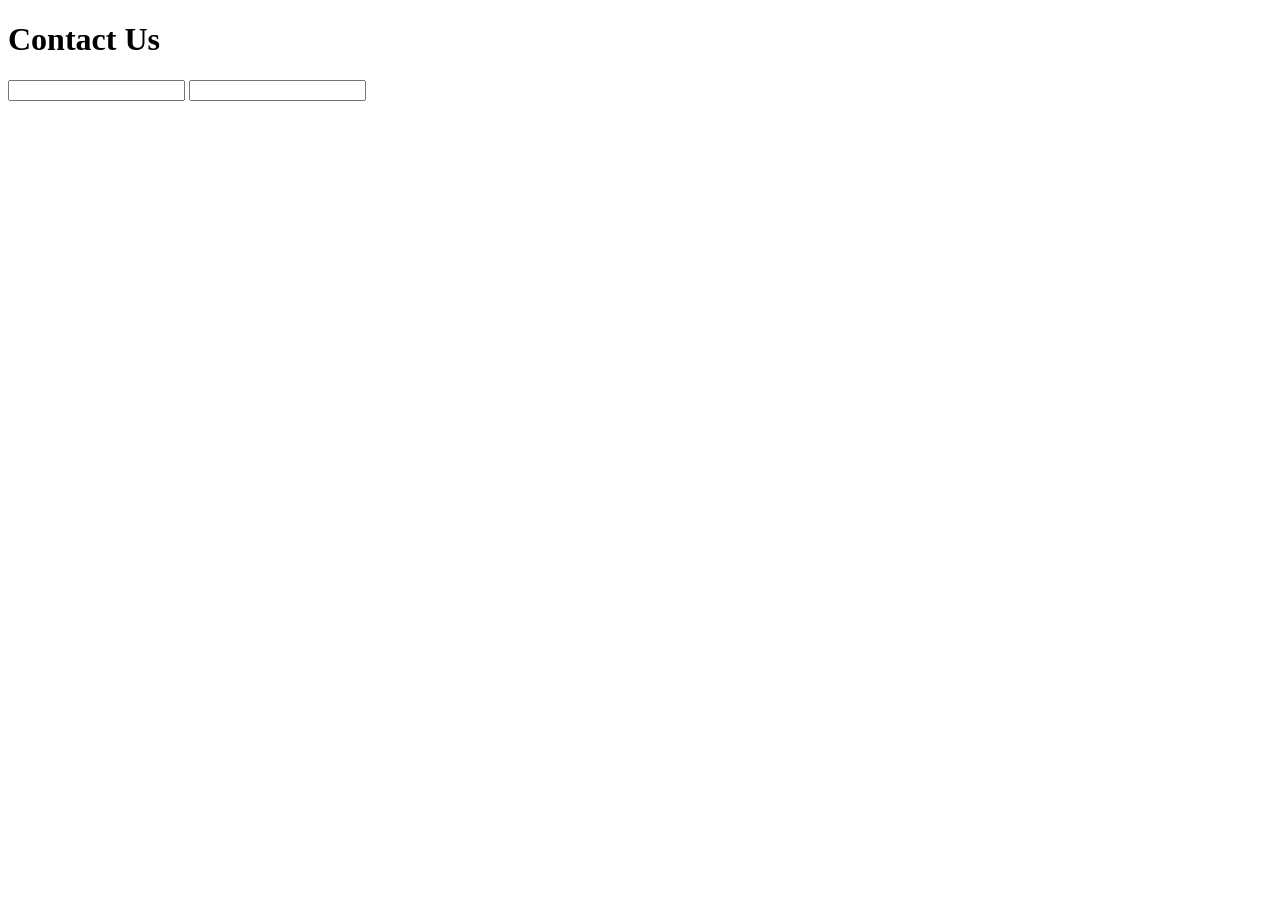
<file: components/c3_checkpointing/app/static/samples/contact.html>
<!DOCTYPE html>
<html>
<head><title>Contact Us - Hotel Booking</title></head>
<body>
<h1>Contact Us</h1>
<form id="contactForm">
  <input name="name">
  <input name="email">
  <!-- TODO: validate email format -->
  <!-- TODO: add submit button and connect to backend -->
</form>
<script>
  function validateName(value) { return value.length > 1; }
  // FIXME: show error message under the field
</script>
</body>
</html>
</file>
